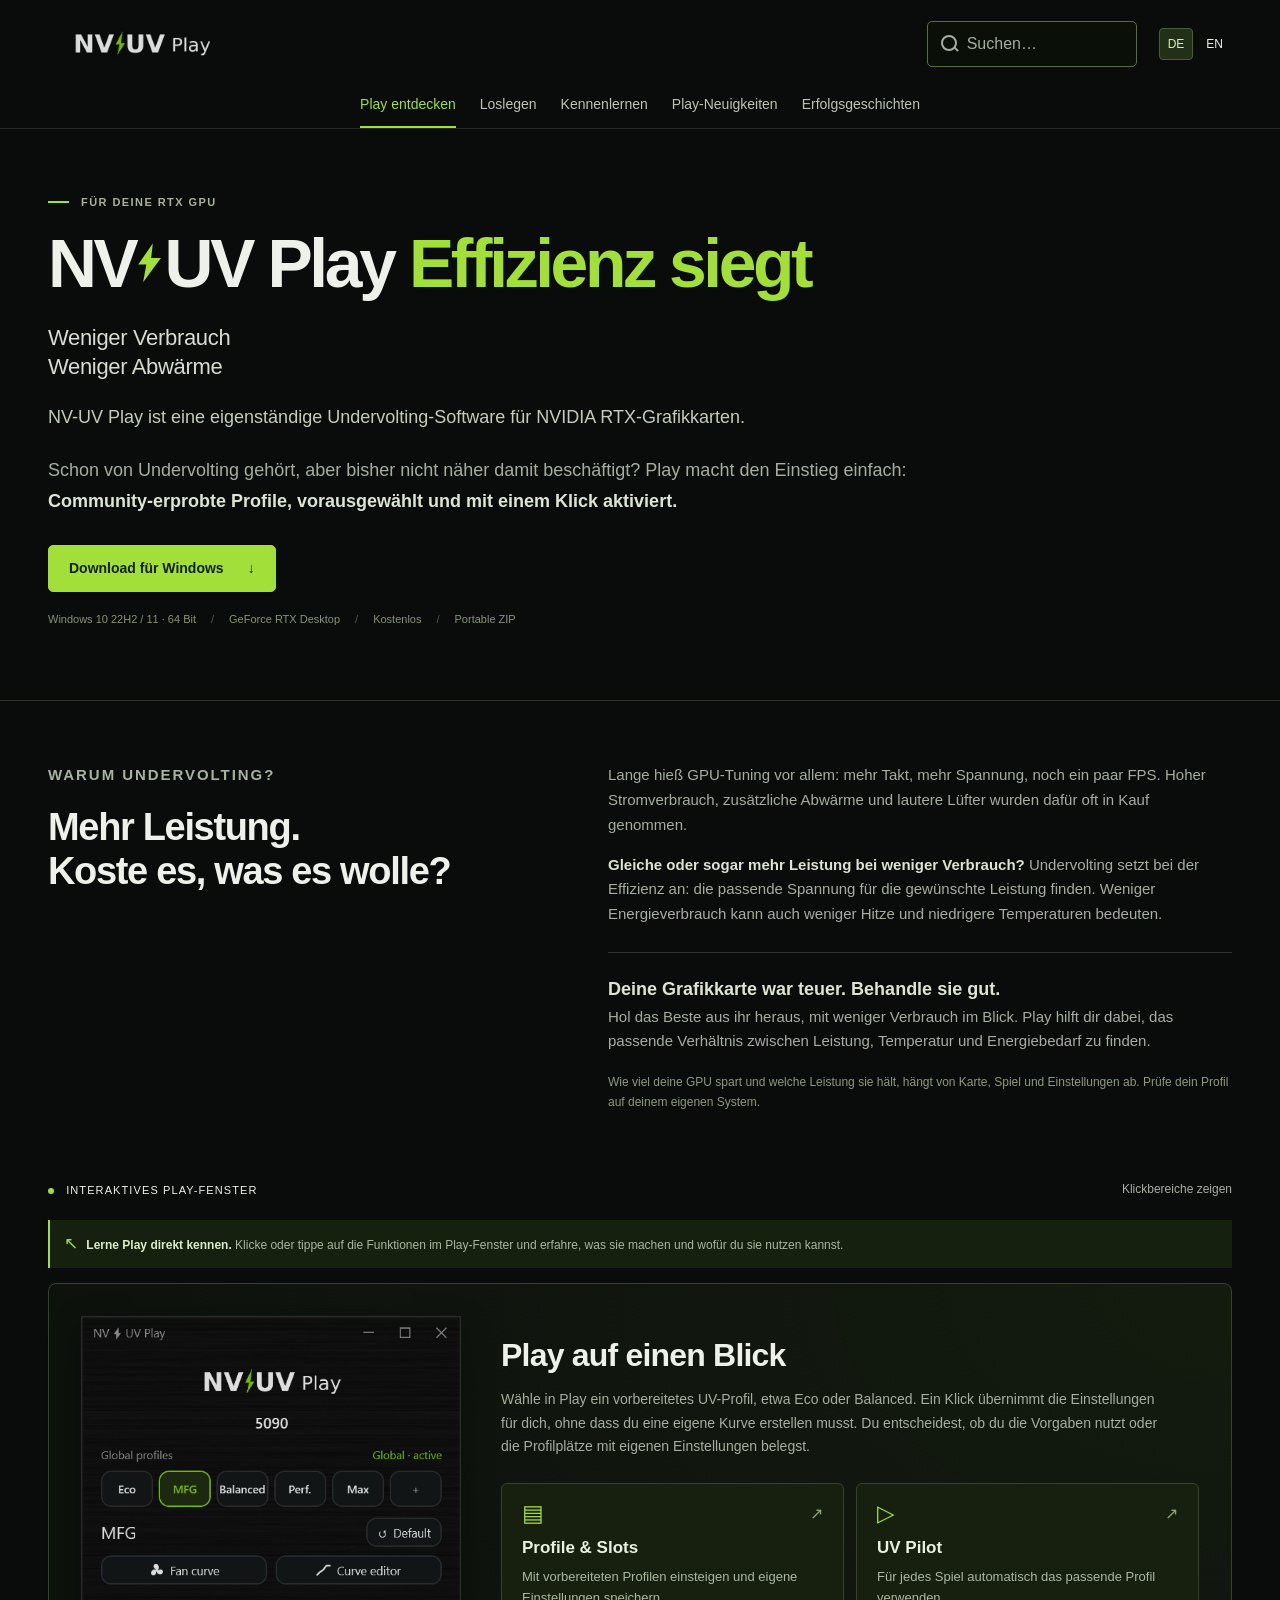
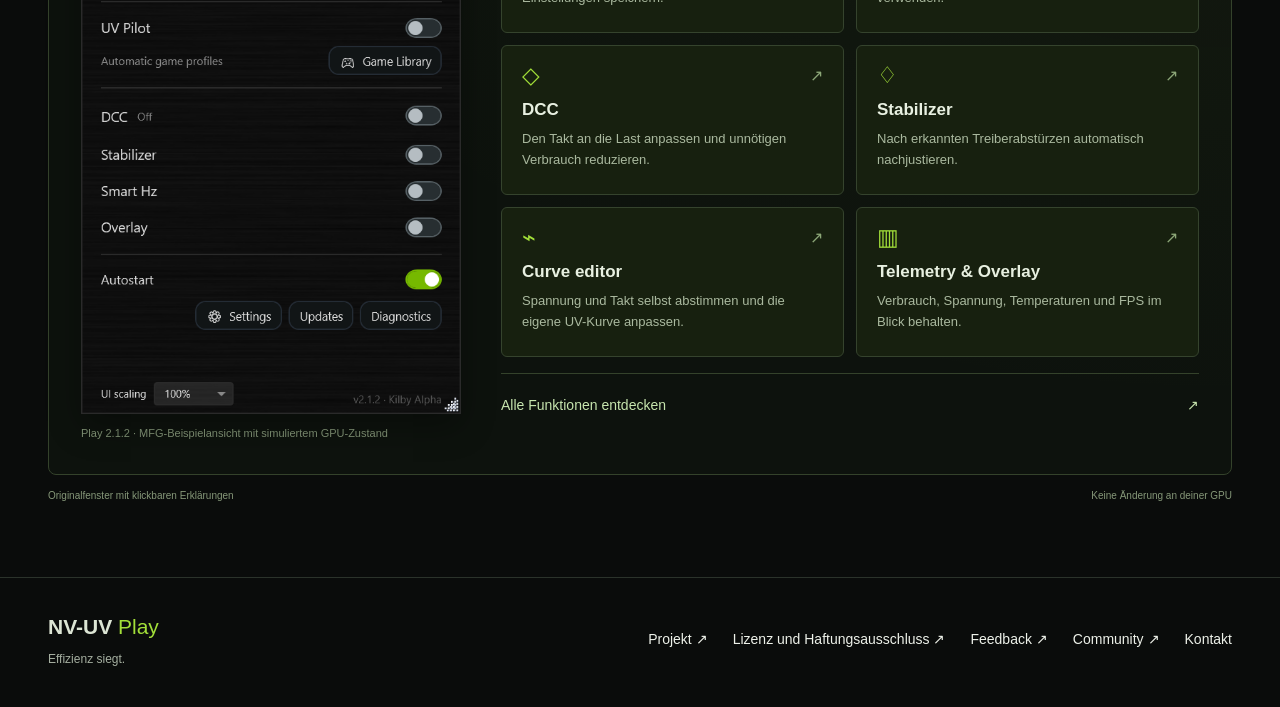
<file: index.html>
<!doctype html>
<html lang="de">
<head>
  <meta charset="utf-8">
  <meta name="viewport" content="width=device-width, initial-scale=1">
  <meta name="description" content="NV-UV Play: Undervolting für deine RTX GPU. Mit Community-Profilen einsteigen und die Funktionen direkt in den Originalfenstern kennenlernen.">
  <meta name="theme-color" content="#0a0c0b">
  <title>NV-UV Play | Effizienz siegt.</title>
  <link rel="alternate" hreflang="de" href="index.html">
  <link rel="alternate" hreflang="en" href="en.html">
  <link rel="icon" type="image/png" href="assets/wordmark.png">
  <link rel="stylesheet" href="styles.css?v=20261103-hotfix-2191">
  <link rel="stylesheet" href="site-search.css?v=20261022-inline">
  <script src="guide.de.js?v=20261102-overlay-219" defer></script>
  <script src="guide-app.js?v=20261021-search" defer></script>
  <script src="site-navigation.js?v=20261102-news-219" defer></script>
  <script src="site-search.js?v=20261022-inline" defer></script>
</head>
<body data-page="home">
<a class="skip-link" href="#top">Zum Inhalt</a>
<header class="site-header wrap">
  <a class="brand" href="index.html" aria-label="NV-UV Play Startseite"><img src="assets/wordmark.png" width="188" height="56" alt="NV-UV Play"></a>
  <nav aria-label="Hauptnavigation"><a href="index.html" aria-current="page">Play entdecken</a><a href="loslegen.html">Loslegen</a><a href="funktionen.html">Kennenlernen</a><a href="neuigkeiten.html">Play-Neuigkeiten</a><a href="erfolgsgeschichten.html">Erfolgsgeschichten</a></nav>
  <div class="header-actions"><div class="language-switch" aria-label="Sprache"><span lang="de" aria-current="page">DE</span><a href="en.html" lang="en" hreflang="en" aria-label="Switch to English" data-language-switch>EN</a></div></div>
</header>
<main id="top">
  <section class="hero wrap" aria-labelledby="hero-title">
    <div class="hero-copy">
      <p class="eyebrow"><span class="line"></span> FÜR DEINE RTX GPU</p>
      <h1 id="hero-title" aria-label="NV-UV Play, Effizienz siegt"><span class="hero-product-name">NV<svg class="brand-bolt" viewBox="0 0 18 24" aria-hidden="true" focusable="false"><path d="M11 0 2 13h5L5 24 16 9h-6Z"/></svg>UV Play</span> <span>Effizienz siegt</span></h1>
      <p class="hero-promise">Weniger Verbrauch<br> Weniger Abwärme</p>
      <p class="hero-description">NV-UV Play ist eine eigenständige Undervolting-Software für NVIDIA RTX-Grafikkarten.</p>
      <p class="intro">Schon von Undervolting gehört, aber bisher nicht näher damit beschäftigt? Play macht den Einstieg einfach: <strong>Community-erprobte Profile, vorausgewählt und mit einem Klick aktiviert.</strong></p>
      <div class="hero-actions"><a class="button primary" href="https://github.com/christianp403-spec/NV-UV-Play/releases/tag/v2.1.12.1" target="_blank" rel="noopener noreferrer">Download für Windows <span aria-hidden="true">↓</span></a></div>
      <div class="hero-meta"><span>Windows 10 22H2 / 11 · 64 Bit</span><span>GeForce RTX Desktop</span><span>Kostenlos</span><span>Portable ZIP</span></div>
    </div>
  </section>
  <section class="why-section wrap" id="why" aria-labelledby="why-title">
    <div><p class="eyebrow">WARUM UNDERVOLTING?</p><h2 id="why-title">Mehr Leistung.<br> Koste es, was es wolle?</h2></div>
    <div><p>Lange hieß GPU-Tuning vor allem: mehr Takt, mehr Spannung, noch ein paar FPS. Hoher Stromverbrauch, zusätzliche Abwärme und lautere Lüfter wurden dafür oft in Kauf genommen.</p><p><strong>Gleiche oder sogar mehr Leistung bei weniger Verbrauch?</strong> Undervolting setzt bei der Effizienz an: die passende Spannung für die gewünschte Leistung finden. Weniger Energieverbrauch kann auch weniger Hitze und niedrigere Temperaturen bedeuten.</p><p class="care-copy"><strong>Deine Grafikkarte war teuer. Behandle sie gut.</strong><br>Hol das Beste aus ihr heraus, mit weniger Verbrauch im Blick. Play hilft dir dabei, das passende Verhältnis zwischen Leistung, Temperatur und Energiebedarf zu finden.</p><p class="why-note">Wie viel deine GPU spart und welche Leistung sie hält, hängt von Karte, Spiel und Einstellungen ab. Prüfe dein Profil auf deinem eigenen System.</p></div>
  </section>
  <section class="playground home-playground wrap" id="demo" aria-label="Play interaktiv kennenlernen">
      <div class="stage-caption"><span><span class="live-dot"></span> INTERAKTIVES PLAY-FENSTER</span><button class="quiet" id="show-hotspots" aria-pressed="false">Klickbereiche zeigen</button></div>
      <p class="interaction-hint" id="interaction-hint"><span aria-hidden="true">↖</span> <strong>Lerne Play direkt kennen.</strong> Klicke oder tippe auf die Funktionen im Play-Fenster und erfahre, was sie machen und wofür du sie nutzen kannst.</p>
      <div class="stage-body">
        <figure class="original-main"><div id="main-screen" class="hotspot-image" aria-describedby="interaction-hint"></div><figcaption>Play 2.1.2 · MFG-Beispielansicht mit simuliertem GPU-Zustand</figcaption></figure>
        <aside class="coach" aria-labelledby="explore-title">
          <h2 id="explore-title">Play auf einen Blick</h2>
          <p class="explore-intro">Wähle in Play ein vorbereitetes UV-Profil, etwa Eco oder Balanced. Ein Klick übernimmt die Einstellungen für dich, ohne dass du eine eigene Kurve erstellen musst. Du entscheidest, ob du die Vorgaben nutzt oder die Profilplätze mit eigenen Einstellungen belegst.</p>
          <div class="explore-grid">
            <button class="explore-card" data-open="profiles"><span class="explore-card-top"><span class="explore-icon" aria-hidden="true">▤</span><span class="explore-arrow" aria-hidden="true">↗</span></span><strong>Profile &amp; Slots</strong><span class="explore-description">Mit vorbereiteten Profilen einsteigen und eigene Einstellungen speichern.</span></button>
            <button class="explore-card" data-open="pilot"><span class="explore-card-top"><span class="explore-icon" aria-hidden="true">▷</span><span class="explore-arrow" aria-hidden="true">↗</span></span><strong>UV Pilot</strong><span class="explore-description">Für jedes Spiel automatisch das passende Profil verwenden.</span></button>
            <button class="explore-card" data-open="dcc"><span class="explore-card-top"><span class="explore-icon" aria-hidden="true">◇</span><span class="explore-arrow" aria-hidden="true">↗</span></span><strong>DCC</strong><span class="explore-description">Den Takt an die Last anpassen und unnötigen Verbrauch reduzieren.</span></button>
            <button class="explore-card" data-open="stabilizer"><span class="explore-card-top"><span class="explore-icon" aria-hidden="true">♢</span><span class="explore-arrow" aria-hidden="true">↗</span></span><strong>Stabilizer</strong><span class="explore-description">Nach erkannten Treiberabstürzen automatisch nachjustieren.</span></button>
            <button class="explore-card" data-open="curve"><span class="explore-card-top"><span class="explore-icon" aria-hidden="true">⌁</span><span class="explore-arrow" aria-hidden="true">↗</span></span><strong>Curve editor</strong><span class="explore-description">Spannung und Takt selbst abstimmen und die eigene UV-Kurve anpassen.</span></button>
            <button class="explore-card" data-open="overlay"><span class="explore-card-top"><span class="explore-icon" aria-hidden="true">▥</span><span class="explore-arrow" aria-hidden="true">↗</span></span><strong>Telemetry &amp; Overlay</strong><span class="explore-description">Verbrauch, Spannung, Temperaturen und FPS im Blick behalten.</span></button>
          </div>
          <a class="text-link explore-all" href="funktionen.html">Alle Funktionen entdecken <span aria-hidden="true">↗</span></a>
        </aside>
      </div>
      <div class="stage-foot"><span>Originalfenster mit klickbaren Erklärungen</span><span>Keine Änderung an deiner GPU</span></div>
  </section>
</main>
<footer class="site-footer wrap"><div><strong>NV-UV <span>Play</span></strong><p>Effizienz siegt.</p></div><div class="footer-links"><a href="https://github.com/christianp403-spec/NV-UV-Play" target="_blank" rel="noopener noreferrer">Projekt ↗</a><a href="https://github.com/christianp403-spec/NV-UV-Play/blob/main/LICENSE.txt" target="_blank" rel="noopener noreferrer">Lizenz und Haftungsausschluss ↗</a><a href="https://github.com/christianp403-spec/NV-UV-Play/issues" target="_blank" rel="noopener noreferrer">Feedback ↗</a><a href="https://extreme.pcgameshardware.de/threads/nv-uv-play.674754/" target="_blank" rel="noopener noreferrer">Community ↗</a><button type="button" id="open-contact" aria-haspopup="dialog" aria-controls="contact-dialog">Kontakt</button></div></footer>
<dialog id="contact-dialog" aria-labelledby="contact-title"><div class="dialog-chrome"><h2 id="contact-title">Kontakt</h2><button type="button" id="close-contact" aria-label="Kontaktfenster schließen" autofocus>×</button></div><div class="contact-body"><p>Bei NV-UV Play handelt es sich aktuell um ein privates Projekt.</p><p>by Christian Papaioannou</p><p>Zu erreichen bin ich unter der E-Mail-Adresse:<br><a href="mailto:christian.papaioannou@protonmail.com">christian.papaioannou@protonmail.com</a></p><div class="project-support"><h3>Du möchtest das Projekt unterstützen?</h3><div class="support-links"><a href="https://paypal.me/christianpapaioannou" target="_blank" rel="noopener noreferrer">PayPal ↗</a><a href="https://ko-fi.com/chrispapa" target="_blank" rel="noopener noreferrer">Ko-fi ↗</a></div></div></div></dialog>
<dialog id="feature-dialog" aria-labelledby="dialog-title"><div class="dialog-chrome"><button id="back-dialog" class="quiet" aria-label="Zur vorherigen Funktion" hidden>← Zurück</button><h2 id="dialog-title"></h2><button id="close-dialog" aria-label="Fenster schließen" autofocus>×</button></div><div id="dialog-body"></div></dialog>
<div id="control-tooltip" popover="manual" role="dialog" aria-labelledby="tooltip-title" aria-describedby="tooltip-copy"><button id="close-tooltip" aria-label="Erklärung schließen">×</button><p class="eyebrow">KURZ ERKLÄRT</p><h3 id="tooltip-title"></h3><p id="tooltip-copy"></p><button class="text-link" id="tooltip-more" hidden>Mehr zu dieser Funktion ↗</button></div>
<noscript><p class="noscript">Aktiviere JavaScript für die klickbaren Originalfenster und Funktionskategorien. Texte und Download-Links funktionieren auch ohne JavaScript.</p></noscript>
</body>
</html>
</file>
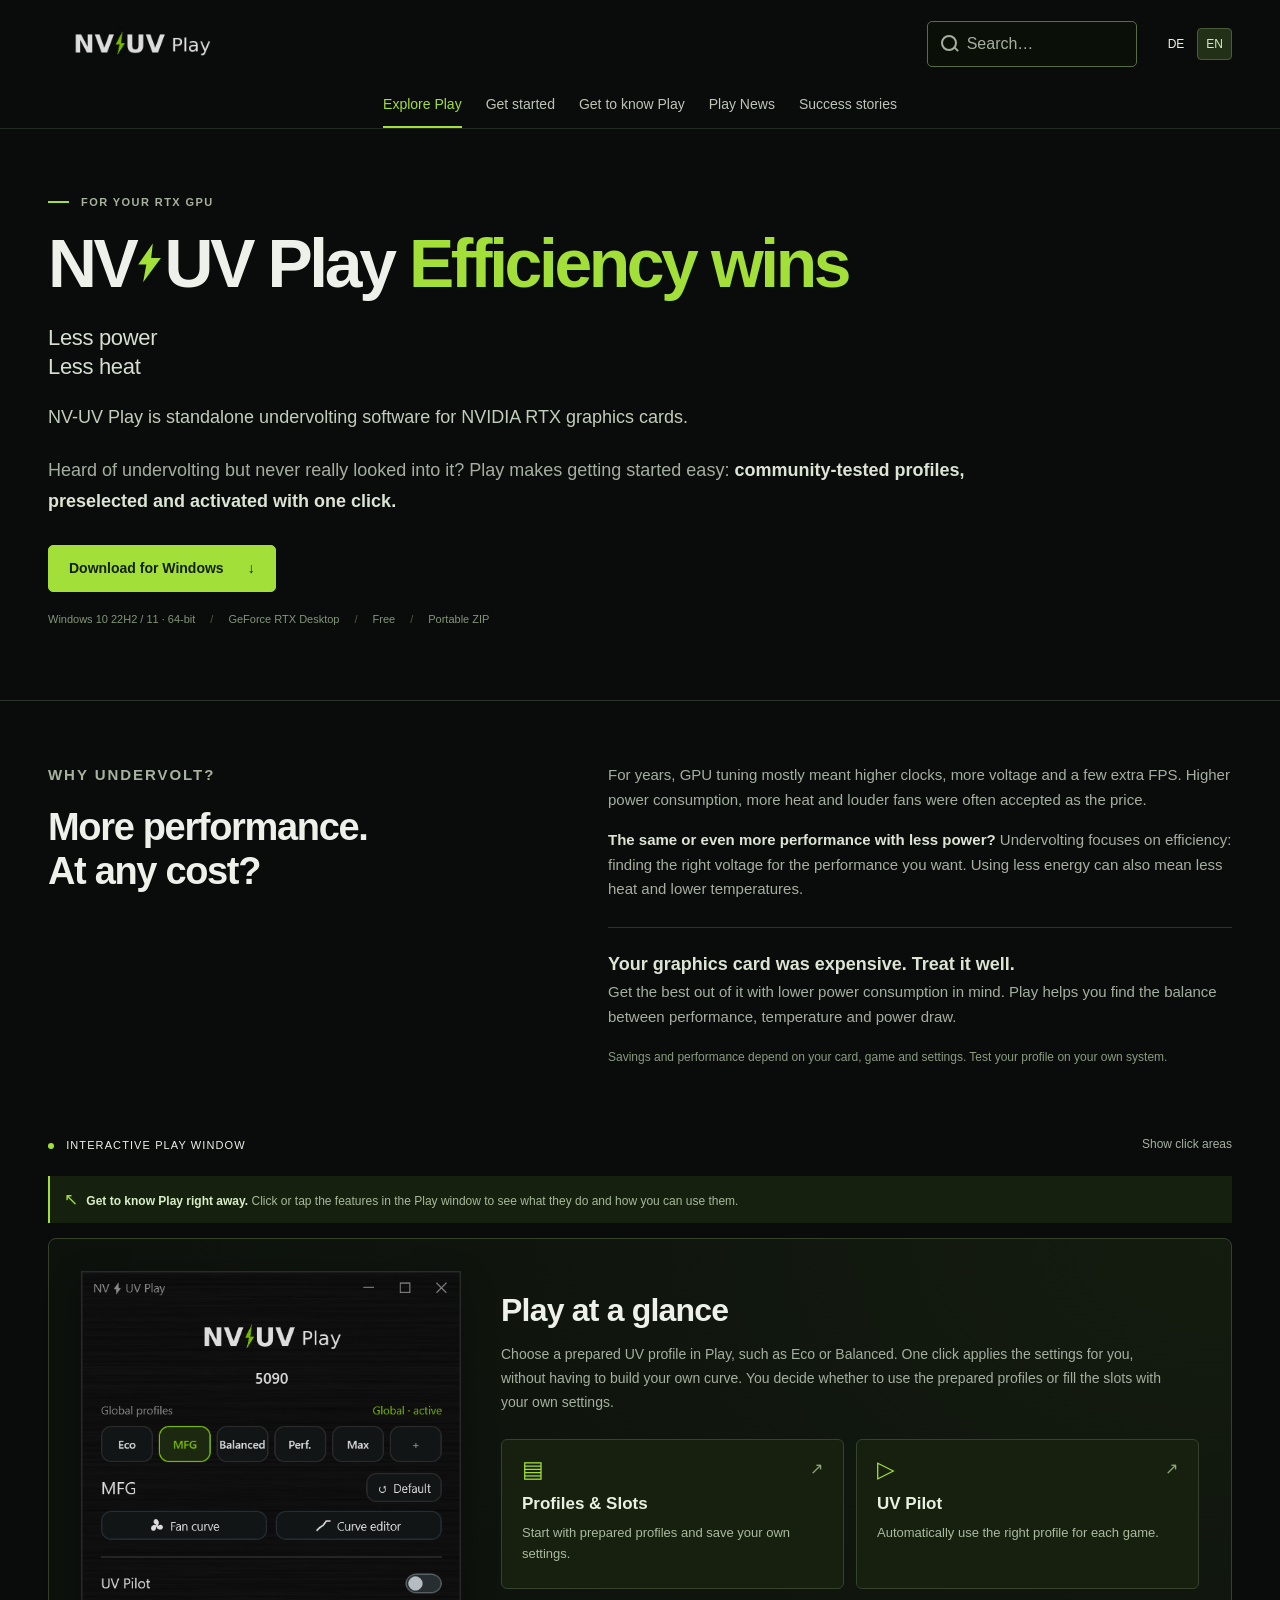
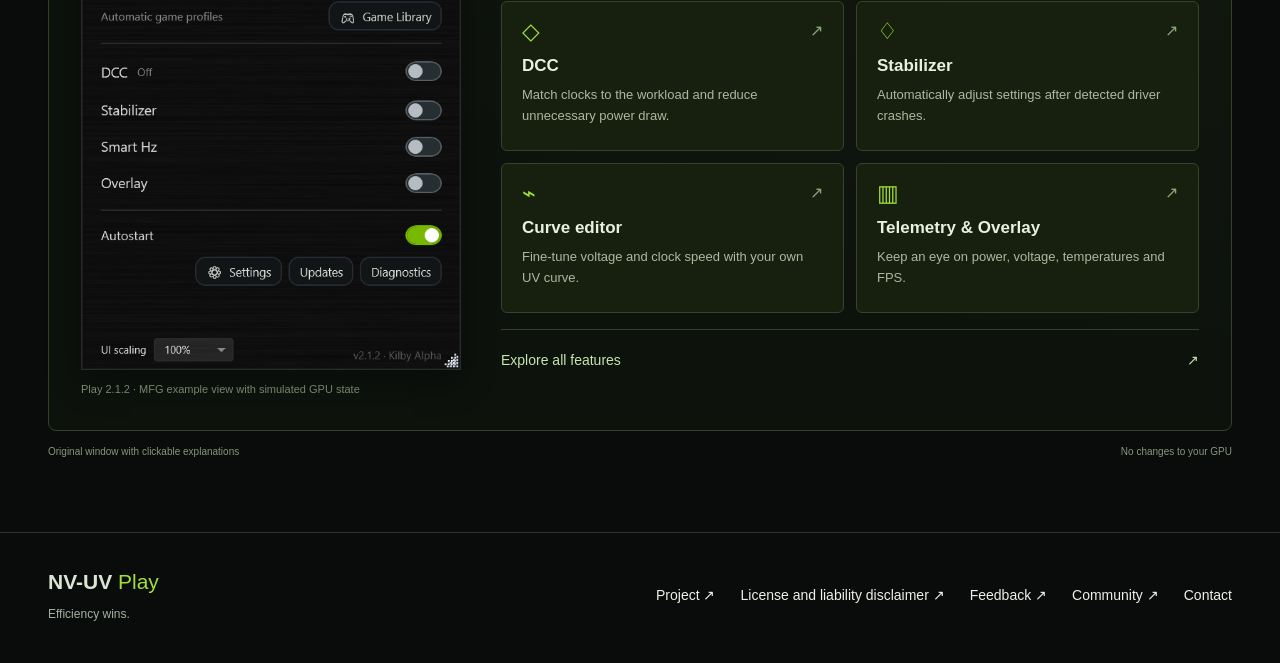
<file: en.html>
<!doctype html>
<html lang="en">
<head>
  <meta charset="utf-8">
  <meta name="viewport" content="width=device-width, initial-scale=1">
  <meta name="description" content="NV-UV Play: undervolting for your RTX GPU. Start with community profiles and explore features in interactive original product windows.">
  <meta name="theme-color" content="#0a0c0b">
  <title>NV-UV Play | Efficiency wins.</title>
  <link rel="alternate" hreflang="de" href="index.html">
  <link rel="alternate" hreflang="en" href="en.html">
  <link rel="icon" type="image/png" href="assets/wordmark.png">
  <link rel="stylesheet" href="styles.css?v=20261103-hotfix-2191">
  <link rel="stylesheet" href="site-search.css?v=20261022-inline">
  <script src="guide.en.js?v=20261102-overlay-219" defer></script>
  <script src="guide.ui.en.js?v=20261015-v2.1.2" defer></script>
  <script src="guide-app.js?v=20261021-search" defer></script>
  <script src="site-navigation.js?v=20261102-news-219" defer></script>
  <script src="site-search.js?v=20261022-inline" defer></script>
</head>
<body data-page="home">
<a class="skip-link" href="#top">Skip to content</a>
<header class="site-header wrap">
  <a class="brand" href="en.html" aria-label="NV-UV Play home"><img src="assets/wordmark.png" width="188" height="56" alt="NV-UV Play"></a>
  <nav aria-label="Main navigation"><a href="en.html" aria-current="page">Explore Play</a><a href="get-started.html">Get started</a><a href="features.html">Get to know Play</a><a href="news.html">Play News</a><a href="success-stories.html">Success stories</a></nav>
  <div class="header-actions"><div class="language-switch" aria-label="Language"><a href="index.html" lang="de" hreflang="de" aria-label="Zu Deutsch wechseln" data-language-switch>DE</a><span lang="en" aria-current="page">EN</span></div></div>
</header>
<main id="top">
  <section class="hero wrap" aria-labelledby="hero-title">
    <div class="hero-copy">
      <p class="eyebrow"><span class="line"></span> FOR YOUR RTX GPU</p>
      <h1 id="hero-title" aria-label="NV-UV Play, Efficiency wins"><span class="hero-product-name">NV<svg class="brand-bolt" viewBox="0 0 18 24" aria-hidden="true" focusable="false"><path d="M11 0 2 13h5L5 24 16 9h-6Z"/></svg>UV Play</span> <span>Efficiency wins</span></h1>
      <p class="hero-promise">Less power<br> Less heat</p>
      <p class="hero-description">NV-UV Play is standalone undervolting software for NVIDIA RTX graphics cards.</p>
      <p class="intro">Heard of undervolting but never really looked into it? Play makes getting started easy: <strong>community-tested profiles, preselected and activated with one click.</strong></p>
      <div class="hero-actions"><a class="button primary" href="https://github.com/christianp403-spec/NV-UV-Play/releases/tag/v2.1.12.1" target="_blank" rel="noopener noreferrer">Download for Windows <span aria-hidden="true">↓</span></a></div>
      <div class="hero-meta"><span>Windows 10 22H2 / 11 · 64-bit</span><span>GeForce RTX Desktop</span><span>Free</span><span>Portable ZIP</span></div>
    </div>
  </section>
  <section class="why-section wrap" id="why" aria-labelledby="why-title">
    <div><p class="eyebrow">WHY UNDERVOLT?</p><h2 id="why-title">More performance.<br> At any cost?</h2></div>
    <div><p>For years, GPU tuning mostly meant higher clocks, more voltage and a few extra FPS. Higher power consumption, more heat and louder fans were often accepted as the price.</p><p><strong>The same or even more performance with less power?</strong> Undervolting focuses on efficiency: finding the right voltage for the performance you want. Using less energy can also mean less heat and lower temperatures.</p><p class="care-copy"><strong>Your graphics card was expensive. Treat it well.</strong><br>Get the best out of it with lower power consumption in mind. Play helps you find the balance between performance, temperature and power draw.</p><p class="why-note">Savings and performance depend on your card, game and settings. Test your profile on your own system.</p></div>
  </section>
  <section class="playground home-playground wrap" id="demo" aria-label="Explore Play interactively">
      <div class="stage-caption"><span><span class="live-dot"></span> INTERACTIVE PLAY WINDOW</span><button class="quiet" id="show-hotspots" aria-pressed="false">Show click areas</button></div>
      <p class="interaction-hint" id="interaction-hint"><span aria-hidden="true">↖</span> <strong>Get to know Play right away.</strong> Click or tap the features in the Play window to see what they do and how you can use them.</p>
      <div class="stage-body">
        <figure class="original-main"><div id="main-screen" class="hotspot-image" aria-describedby="interaction-hint"></div><figcaption>Play 2.1.2 · MFG example view with simulated GPU state</figcaption></figure>
        <aside class="coach" aria-labelledby="explore-title">
          <h2 id="explore-title">Play at a glance</h2>
          <p class="explore-intro">Choose a prepared UV profile in Play, such as Eco or Balanced. One click applies the settings for you, without having to build your own curve. You decide whether to use the prepared profiles or fill the slots with your own settings.</p>
          <div class="explore-grid">
            <button class="explore-card" data-open="profiles"><span class="explore-card-top"><span class="explore-icon" aria-hidden="true">▤</span><span class="explore-arrow" aria-hidden="true">↗</span></span><strong>Profiles &amp; Slots</strong><span class="explore-description">Start with prepared profiles and save your own settings.</span></button>
            <button class="explore-card" data-open="pilot"><span class="explore-card-top"><span class="explore-icon" aria-hidden="true">▷</span><span class="explore-arrow" aria-hidden="true">↗</span></span><strong>UV Pilot</strong><span class="explore-description">Automatically use the right profile for each game.</span></button>
            <button class="explore-card" data-open="dcc"><span class="explore-card-top"><span class="explore-icon" aria-hidden="true">◇</span><span class="explore-arrow" aria-hidden="true">↗</span></span><strong>DCC</strong><span class="explore-description">Match clocks to the workload and reduce unnecessary power draw.</span></button>
            <button class="explore-card" data-open="stabilizer"><span class="explore-card-top"><span class="explore-icon" aria-hidden="true">♢</span><span class="explore-arrow" aria-hidden="true">↗</span></span><strong>Stabilizer</strong><span class="explore-description">Automatically adjust settings after detected driver crashes.</span></button>
            <button class="explore-card" data-open="curve"><span class="explore-card-top"><span class="explore-icon" aria-hidden="true">⌁</span><span class="explore-arrow" aria-hidden="true">↗</span></span><strong>Curve editor</strong><span class="explore-description">Fine-tune voltage and clock speed with your own UV curve.</span></button>
            <button class="explore-card" data-open="overlay"><span class="explore-card-top"><span class="explore-icon" aria-hidden="true">▥</span><span class="explore-arrow" aria-hidden="true">↗</span></span><strong>Telemetry &amp; Overlay</strong><span class="explore-description">Keep an eye on power, voltage, temperatures and FPS.</span></button>
          </div>
          <a class="text-link explore-all" href="features.html">Explore all features <span aria-hidden="true">↗</span></a>
        </aside>
      </div>
      <div class="stage-foot"><span>Original window with clickable explanations</span><span>No changes to your GPU</span></div>
  </section>
</main>
<footer class="site-footer wrap"><div><strong>NV-UV <span>Play</span></strong><p>Efficiency wins.</p></div><div class="footer-links"><a href="https://github.com/christianp403-spec/NV-UV-Play" target="_blank" rel="noopener noreferrer">Project ↗</a><a href="https://github.com/christianp403-spec/NV-UV-Play/blob/main/LICENSE.txt" target="_blank" rel="noopener noreferrer">License and liability disclaimer ↗</a><a href="https://github.com/christianp403-spec/NV-UV-Play/issues" target="_blank" rel="noopener noreferrer">Feedback ↗</a><a href="https://extreme.pcgameshardware.de/threads/nv-uv-play.674754/" target="_blank" rel="noopener noreferrer">Community ↗</a><button type="button" id="open-contact" aria-haspopup="dialog" aria-controls="contact-dialog">Contact</button></div></footer>
<dialog id="contact-dialog" aria-labelledby="contact-title"><div class="dialog-chrome"><h2 id="contact-title">Contact</h2><button type="button" id="close-contact" aria-label="Close contact window" autofocus>×</button></div><div class="contact-body"><p>NV-UV Play is currently a personal project.</p><p>by Christian Papaioannou</p><p>You can reach me at this email address:<br><a href="mailto:christian.papaioannou@protonmail.com">christian.papaioannou@protonmail.com</a></p><div class="project-support"><h3>Would you like to support the project?</h3><div class="support-links"><a href="https://paypal.me/christianpapaioannou" target="_blank" rel="noopener noreferrer">PayPal ↗</a><a href="https://ko-fi.com/chrispapa" target="_blank" rel="noopener noreferrer">Ko-fi ↗</a></div></div></div></dialog>
<dialog id="feature-dialog" aria-labelledby="dialog-title"><div class="dialog-chrome"><button id="back-dialog" class="quiet" aria-label="Back to the previous feature" hidden>← Back</button><h2 id="dialog-title"></h2><button id="close-dialog" aria-label="Close window" autofocus>×</button></div><div id="dialog-body"></div></dialog>
<div id="control-tooltip" popover="manual" role="dialog" aria-labelledby="tooltip-title" aria-describedby="tooltip-copy"><button id="close-tooltip" aria-label="Close explanation">×</button><p class="eyebrow">QUICK EXPLANATION</p><h3 id="tooltip-title"></h3><p id="tooltip-copy"></p><button class="text-link" id="tooltip-more" hidden>More about this feature ↗</button></div>
<noscript><p class="noscript">Enable JavaScript for clickable original windows and feature categories. Text, language selection and download links work without JavaScript.</p></noscript>
</body>
</html>
</file>
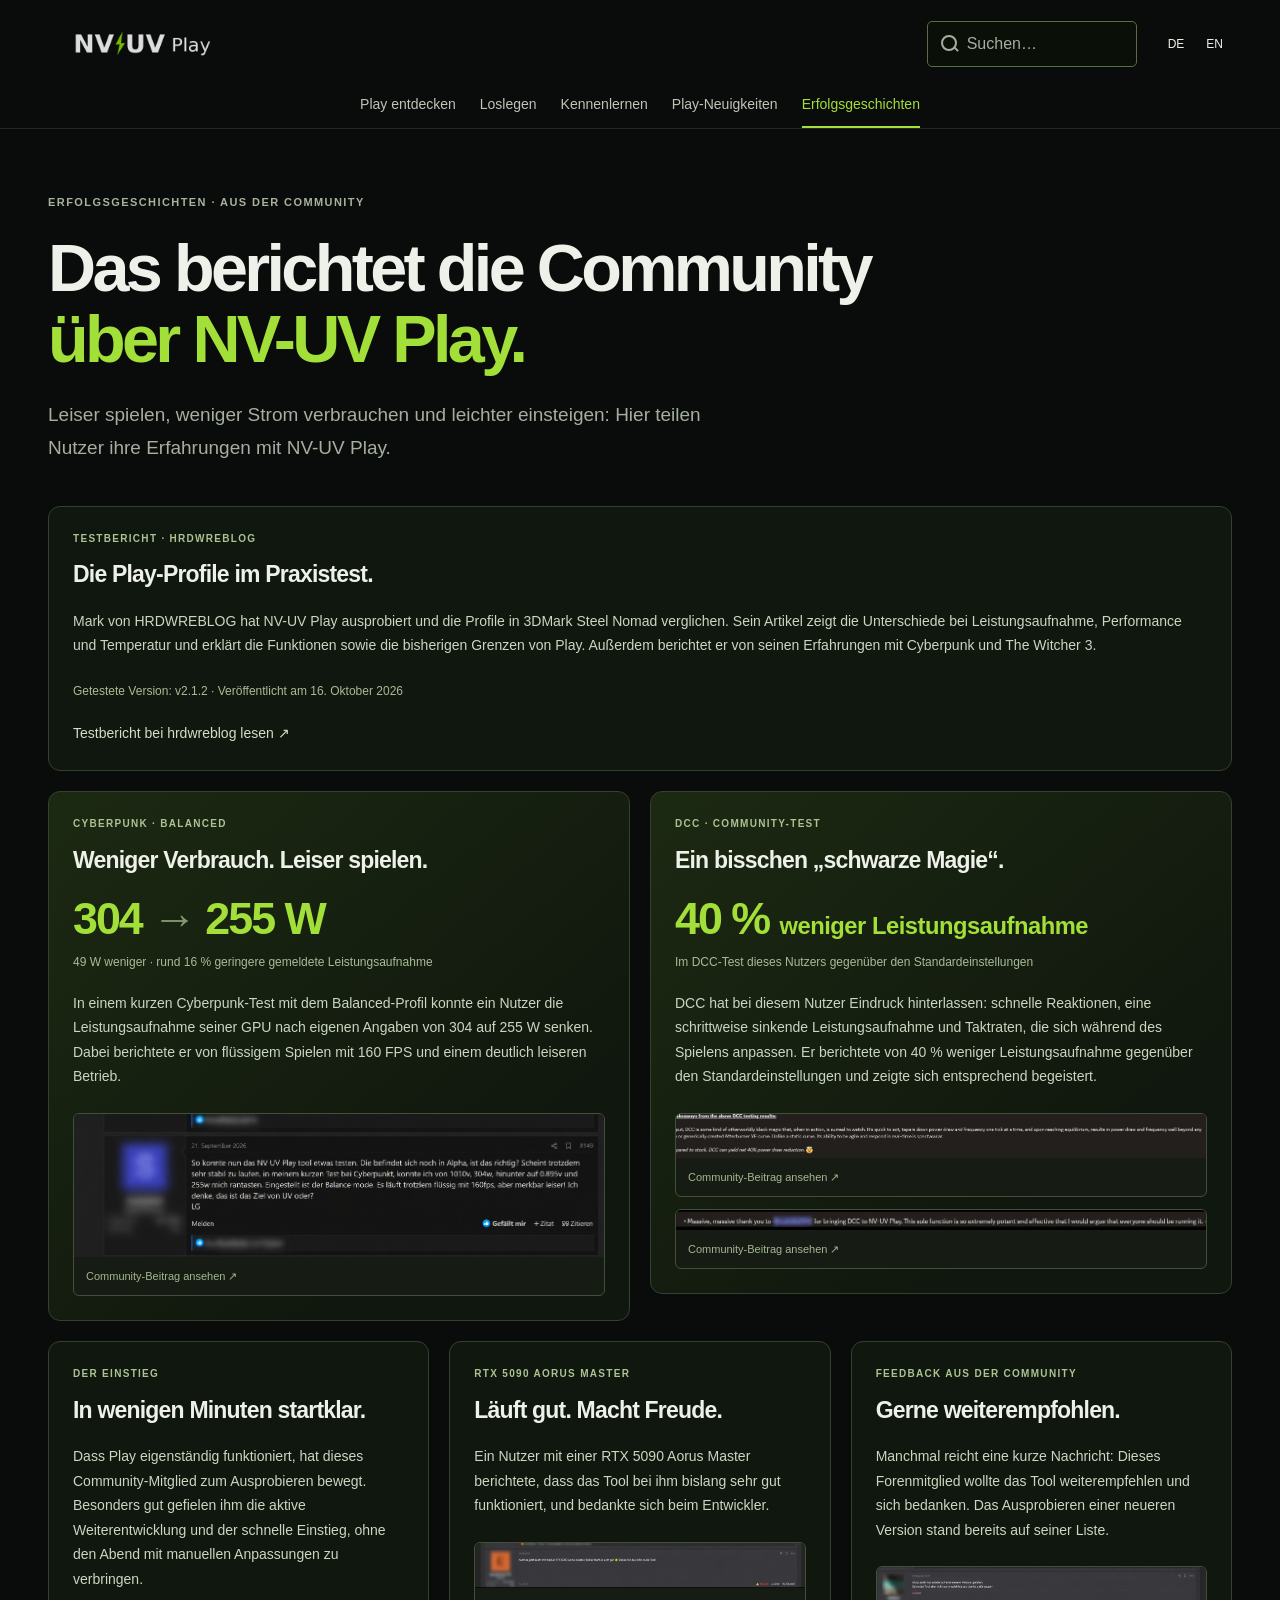
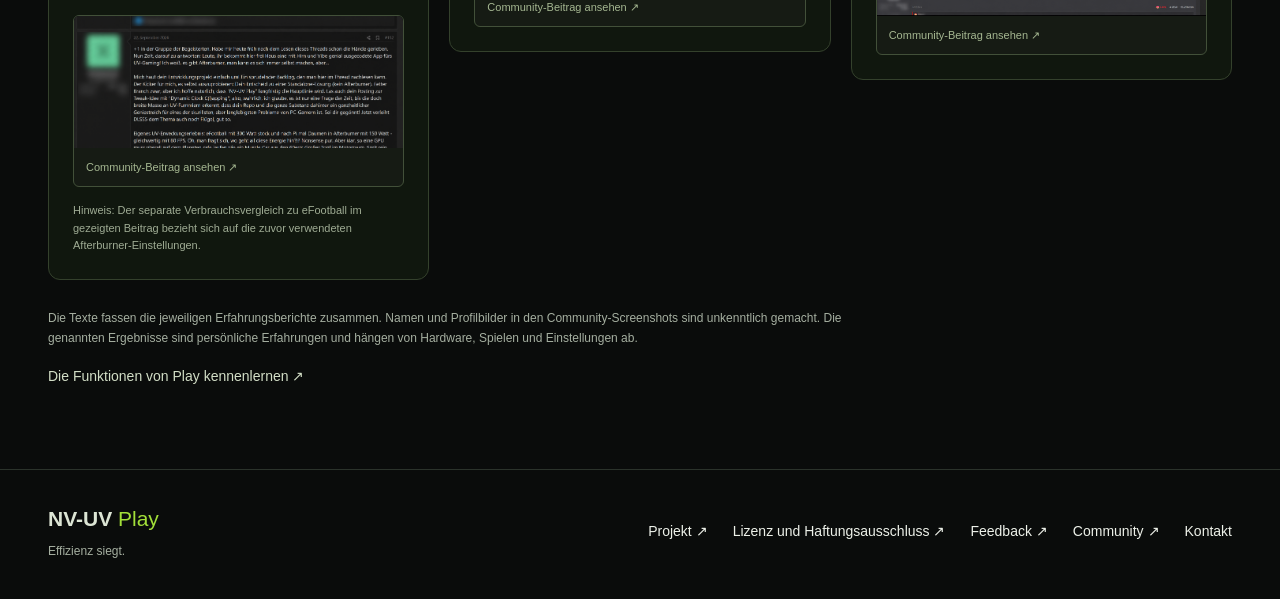
<file: erfolgsgeschichten.html>
<!doctype html>
<html lang="de">
<head>
  <meta charset="utf-8">
  <meta name="viewport" content="width=device-width, initial-scale=1">
  <meta name="description" content="Community-Erfahrungen mit NV-UV Play.">
  <meta name="theme-color" content="#0a0c0b">
  <title>Erfolgsgeschichten | NV-UV Play</title>
  <link rel="alternate" hreflang="de" href="erfolgsgeschichten.html">
  <link rel="alternate" hreflang="en" href="success-stories.html">
  <link rel="icon" type="image/png" href="assets/wordmark.png">
  <link rel="stylesheet" href="styles.css?v=20261015-v2.1.2">
  <link rel="stylesheet" href="site-search.css?v=20261022-inline">
  <script src="guide.de.js?v=20261015-v2.1.2" defer></script>
  <script src="guide-app.js?v=20261021-search" defer></script>
  <script src="site-navigation.js?v=20261015-v2.1.2" defer></script>
  <script src="site-search.js?v=20261022-inline" defer></script>
</head>
<body data-page="stories">
<a class="skip-link" href="#top">Zum Inhalt</a>
<header class="site-header wrap">
  <a class="brand" href="index.html" aria-label="NV-UV Play Startseite"><img src="assets/wordmark.png" width="188" height="56" alt="NV-UV Play"></a>
  <nav aria-label="Hauptnavigation"><a href="index.html">Play entdecken</a><a href="loslegen.html">Loslegen</a><a href="funktionen.html">Kennenlernen</a><a href="neuigkeiten.html">Play-Neuigkeiten</a><a href="erfolgsgeschichten.html" aria-current="page">Erfolgsgeschichten</a></nav>
  <div class="header-actions"><div class="language-switch" aria-label="Sprache"><span lang="de">DE</span><a href="success-stories.html" lang="en" hreflang="en" aria-label="Switch to English" data-language-switch>EN</a></div></div>
</header>
<main id="top" lang="de"><section class="stories-section wrap" aria-labelledby="stories-title"><p class="eyebrow">ERFOLGSGESCHICHTEN · AUS DER COMMUNITY</p><h1 id="stories-title">Das berichtet die Community<br><span>über NV-UV Play.</span></h1><p class="stories-intro">Leiser spielen, weniger Strom verbrauchen und leichter einsteigen: Hier teilen Nutzer ihre Erfahrungen mit NV-UV Play.</p><div class="story-collage"><article class="story-card" id="story-hrdwreblog" style="grid-column:1 / -1"><p class="eyebrow">TESTBERICHT · HRDWREBLOG</p><h2>Die Play-Profile im Praxistest.</h2><p class="story-summary">Mark von HRDWREBLOG hat NV-UV Play ausprobiert und die Profile in 3DMark Steel Nomad verglichen. Sein Artikel zeigt die Unterschiede bei Leistungsaufnahme, Performance und Temperatur und erklärt die Funktionen sowie die bisherigen Grenzen von Play. Außerdem berichtet er von seinen Erfahrungen mit Cyberpunk und The Witcher 3.</p><p class="story-metric-note">Getestete Version: v2.1.2 · Veröffentlicht am <time datetime="2026-10-16">16. Oktober 2026</time></p><a class="text-link" href="https://hrdwreblog.de/nv-uv-play-undervolting-tool/" target="_blank" rel="noopener noreferrer">Testbericht bei hrdwreblog lesen ↗</a></article><article class="story-card story-cyberpunk" id="story-cyberpunk"><p class="eyebrow">CYBERPUNK · BALANCED</p><h2>Weniger Verbrauch. Leiser spielen.</h2><p class="story-metric">304 <span>→</span> 255 W</p><p class="story-metric-note">49 W weniger · rund 16 % geringere gemeldete Leistungsaufnahme</p><p class="story-summary">In einem kurzen Cyberpunk-Test mit dem Balanced-Profil konnte ein Nutzer die Leistungsaufnahme seiner GPU nach eigenen Angaben von 304 auf 255 W senken. Dabei berichtete er von flüssigem Spielen mit 160 FPS und einem deutlich leiseren Betrieb.</p><div class="story-evidence"><button type="button" class="story-image-button" data-story-image="assets/community-cyberpunk.png" data-story-alt="Anonymisierter deutscher Forenbeitrag zu Cyberpunk mit 255 W und 160 FPS." aria-label="Screenshot ansehen: Weniger Verbrauch. Leiser spielen."><span class="story-image-crop community-cyberpunk"><img src="assets/community-cyberpunk.png" alt="Anonymisierter deutscher Forenbeitrag zu Cyberpunk mit 255 W und 160 FPS." loading="lazy"></span><span class="story-image-caption">Community-Beitrag ansehen ↗</span></button></div></article><article class="story-card story-dcc" id="story-dcc"><p class="eyebrow">DCC · COMMUNITY-TEST</p><h2>Ein bisschen „schwarze Magie“.</h2><p class="story-metric">40 % <small>weniger Leistungsaufnahme</small></p><p class="story-metric-note">Im DCC-Test dieses Nutzers gegenüber den Standardeinstellungen</p><p class="story-summary">DCC hat bei diesem Nutzer Eindruck hinterlassen: schnelle Reaktionen, eine schrittweise sinkende Leistungsaufnahme und Taktraten, die sich während des Spielens anpassen. Er berichtete von 40 % weniger Leistungsaufnahme gegenüber den Standardeinstellungen und zeigte sich entsprechend begeistert.</p><div class="story-evidence"><button type="button" class="story-image-button" data-story-image="assets/community-dcc-results.png" data-story-alt="Englische Rückmeldung über 40 Prozent weniger Leistungsaufnahme mit DCC." aria-label="Screenshot ansehen: Ein bisschen „schwarze Magie“."><span class="story-image-crop community-dcc-results"><img src="assets/community-dcc-results.png" alt="Englische Rückmeldung über 40 Prozent weniger Leistungsaufnahme mit DCC." loading="lazy"></span><span class="story-image-caption">Community-Beitrag ansehen ↗</span></button><button type="button" class="story-image-button" data-story-image="assets/community-dcc-thanks.png" data-story-alt="Anonymisierter englischer Dank für die Integration von DCC in NV-UV Play." aria-label="Screenshot ansehen: Ein bisschen „schwarze Magie“."><span class="story-image-crop community-dcc-thanks"><img src="assets/community-dcc-thanks.png" alt="Anonymisierter englischer Dank für die Integration von DCC in NV-UV Play." loading="lazy"></span><span class="story-image-caption">Community-Beitrag ansehen ↗</span></button></div></article><article class="story-card story-standalone" id="story-standalone"><p class="eyebrow">DER EINSTIEG</p><h2>In wenigen Minuten startklar.</h2><p class="story-summary">Dass Play eigenständig funktioniert, hat dieses Community-Mitglied zum Ausprobieren bewegt. Besonders gut gefielen ihm die aktive Weiterentwicklung und der schnelle Einstieg, ohne den Abend mit manuellen Anpassungen zu verbringen.</p><div class="story-evidence"><button type="button" class="story-image-button" data-story-image="assets/community-standalone.png" data-story-alt="Anonymisierte deutsche Rückmeldung zu Play als eigenständiger Undervolting-App." aria-label="Screenshot ansehen: In wenigen Minuten startklar."><span class="story-image-crop community-standalone"><img src="assets/community-standalone.png" alt="Anonymisierte deutsche Rückmeldung zu Play als eigenständiger Undervolting-App." loading="lazy"></span><span class="story-image-caption">Community-Beitrag ansehen ↗</span></button></div><p class="story-context">Hinweis: Der separate Verbrauchsvergleich zu eFootball im gezeigten Beitrag bezieht sich auf die zuvor verwendeten Afterburner-Einstellungen.</p></article><article class="story-card story-rtx5090" id="story-rtx5090"><p class="eyebrow">RTX 5090 AORUS MASTER</p><h2>Läuft gut. Macht Freude.</h2><p class="story-summary">Ein Nutzer mit einer RTX 5090 Aorus Master berichtete, dass das Tool bei ihm bislang sehr gut funktioniert, und bedankte sich beim Entwickler.</p><div class="story-evidence"><button type="button" class="story-image-button" data-story-image="assets/community-rtx5090.png" data-story-alt="Anonymisierte deutsche Rückmeldung eines Nutzers mit RTX 5090 Aorus Master." aria-label="Screenshot ansehen: Läuft gut. Macht Freude."><span class="story-image-crop community-rtx5090"><img src="assets/community-rtx5090.png" alt="Anonymisierte deutsche Rückmeldung eines Nutzers mit RTX 5090 Aorus Master." loading="lazy"></span><span class="story-image-caption">Community-Beitrag ansehen ↗</span></button></div></article><article class="story-card story-recommendation" id="story-recommendation"><p class="eyebrow">FEEDBACK AUS DER COMMUNITY</p><h2>Gerne weiterempfohlen.</h2><p class="story-summary">Manchmal reicht eine kurze Nachricht: Dieses Forenmitglied wollte das Tool weiterempfehlen und sich bedanken. Das Ausprobieren einer neueren Version stand bereits auf seiner Liste.</p><div class="story-evidence"><button type="button" class="story-image-button" data-story-image="assets/community-recommendation.png" data-story-alt="Anonymisierte deutsche Empfehlung und Danksagung aus dem Forum." aria-label="Screenshot ansehen: Gerne weiterempfohlen."><span class="story-image-crop community-recommendation"><img src="assets/community-recommendation.png" alt="Anonymisierte deutsche Empfehlung und Danksagung aus dem Forum." loading="lazy"></span><span class="story-image-caption">Community-Beitrag ansehen ↗</span></button></div></article></div><p class="stories-source-note">Die Texte fassen die jeweiligen Erfahrungsberichte zusammen. Namen und Profilbilder in den Community-Screenshots sind unkenntlich gemacht. Die genannten Ergebnisse sind persönliche Erfahrungen und hängen von Hardware, Spielen und Einstellungen ab.</p><a class="text-link" href="funktionen.html">Die Funktionen von Play kennenlernen ↗</a></section></main>
<footer class="site-footer wrap"><div><strong>NV-UV <span>Play</span></strong><p>Effizienz siegt.</p></div><div class="footer-links"><a href="https://github.com/christianp403-spec/NV-UV-Play" target="_blank" rel="noopener noreferrer">Projekt ↗</a><a href="https://github.com/christianp403-spec/NV-UV-Play/blob/main/LICENSE.txt" target="_blank" rel="noopener noreferrer">Lizenz und Haftungsausschluss ↗</a><a href="https://github.com/christianp403-spec/NV-UV-Play/issues" target="_blank" rel="noopener noreferrer">Feedback ↗</a><a href="https://extreme.pcgameshardware.de/threads/nv-uv-play.674754/" target="_blank" rel="noopener noreferrer">Community ↗</a><button type="button" id="open-contact" aria-haspopup="dialog" aria-controls="contact-dialog">Kontakt</button></div></footer>
<dialog id="contact-dialog" aria-labelledby="contact-title"><div class="dialog-chrome"><h2 id="contact-title">Kontakt</h2><button type="button" id="close-contact" aria-label="Kontaktfenster schließen" autofocus>×</button></div><div class="contact-body"><p>Bei NV-UV Play handelt es sich aktuell um ein privates Projekt.</p><p>by Christian Papaioannou</p><p>Zu erreichen bin ich unter der E-Mail-Adresse:<br><a href="mailto:christian.papaioannou@protonmail.com">christian.papaioannou@protonmail.com</a></p><div class="project-support"><h3>Du möchtest das Projekt unterstützen?</h3><div class="support-links"><a href="https://paypal.me/christianpapaioannou" target="_blank" rel="noopener noreferrer">PayPal ↗</a><a href="https://ko-fi.com/chrispapa" target="_blank" rel="noopener noreferrer">Ko-fi ↗</a></div></div></div></dialog>
<dialog id="feature-dialog" aria-labelledby="dialog-title"><div class="dialog-chrome"><button id="back-dialog" class="quiet" aria-label="Zur vorherigen Funktion" hidden>← Zurück</button><h2 id="dialog-title"></h2><button id="close-dialog" aria-label="Fenster schließen" autofocus>×</button></div><div id="dialog-body"></div></dialog>
<div id="control-tooltip" popover="manual" role="dialog" aria-labelledby="tooltip-title" aria-describedby="tooltip-copy"><button id="close-tooltip" aria-label="Erklärung schließen">×</button><p class="eyebrow">KURZ ERKLÄRT</p><h3 id="tooltip-title"></h3><p id="tooltip-copy"></p><button class="text-link" id="tooltip-more" hidden>Mehr zu dieser Funktion ↗</button></div>
<noscript><p class="noscript">Aktiviere JavaScript für die klickbaren Originalfenster und Funktionskategorien. Texte und Download-Links funktionieren auch ohne JavaScript.</p></noscript>
<dialog id="story-image-dialog" aria-labelledby="story-image-title" lang="de"><div class="dialog-chrome"><h2 id="story-image-title">Community-Beitrag</h2><button type="button" id="close-story-image" aria-label="Screenshot schließen" autofocus>×</button></div><div class="story-image-view"><img id="story-full-image" alt=""><p>Originalauszug aus dem Forum mit unkenntlich gemachten Namen und Profilbildern. Der Text auf der Seite ist eine deutsche Zusammenfassung.</p></div></dialog>
<script src="stories.js?v=20260929-1" defer></script>
</body>
</html>
</file>
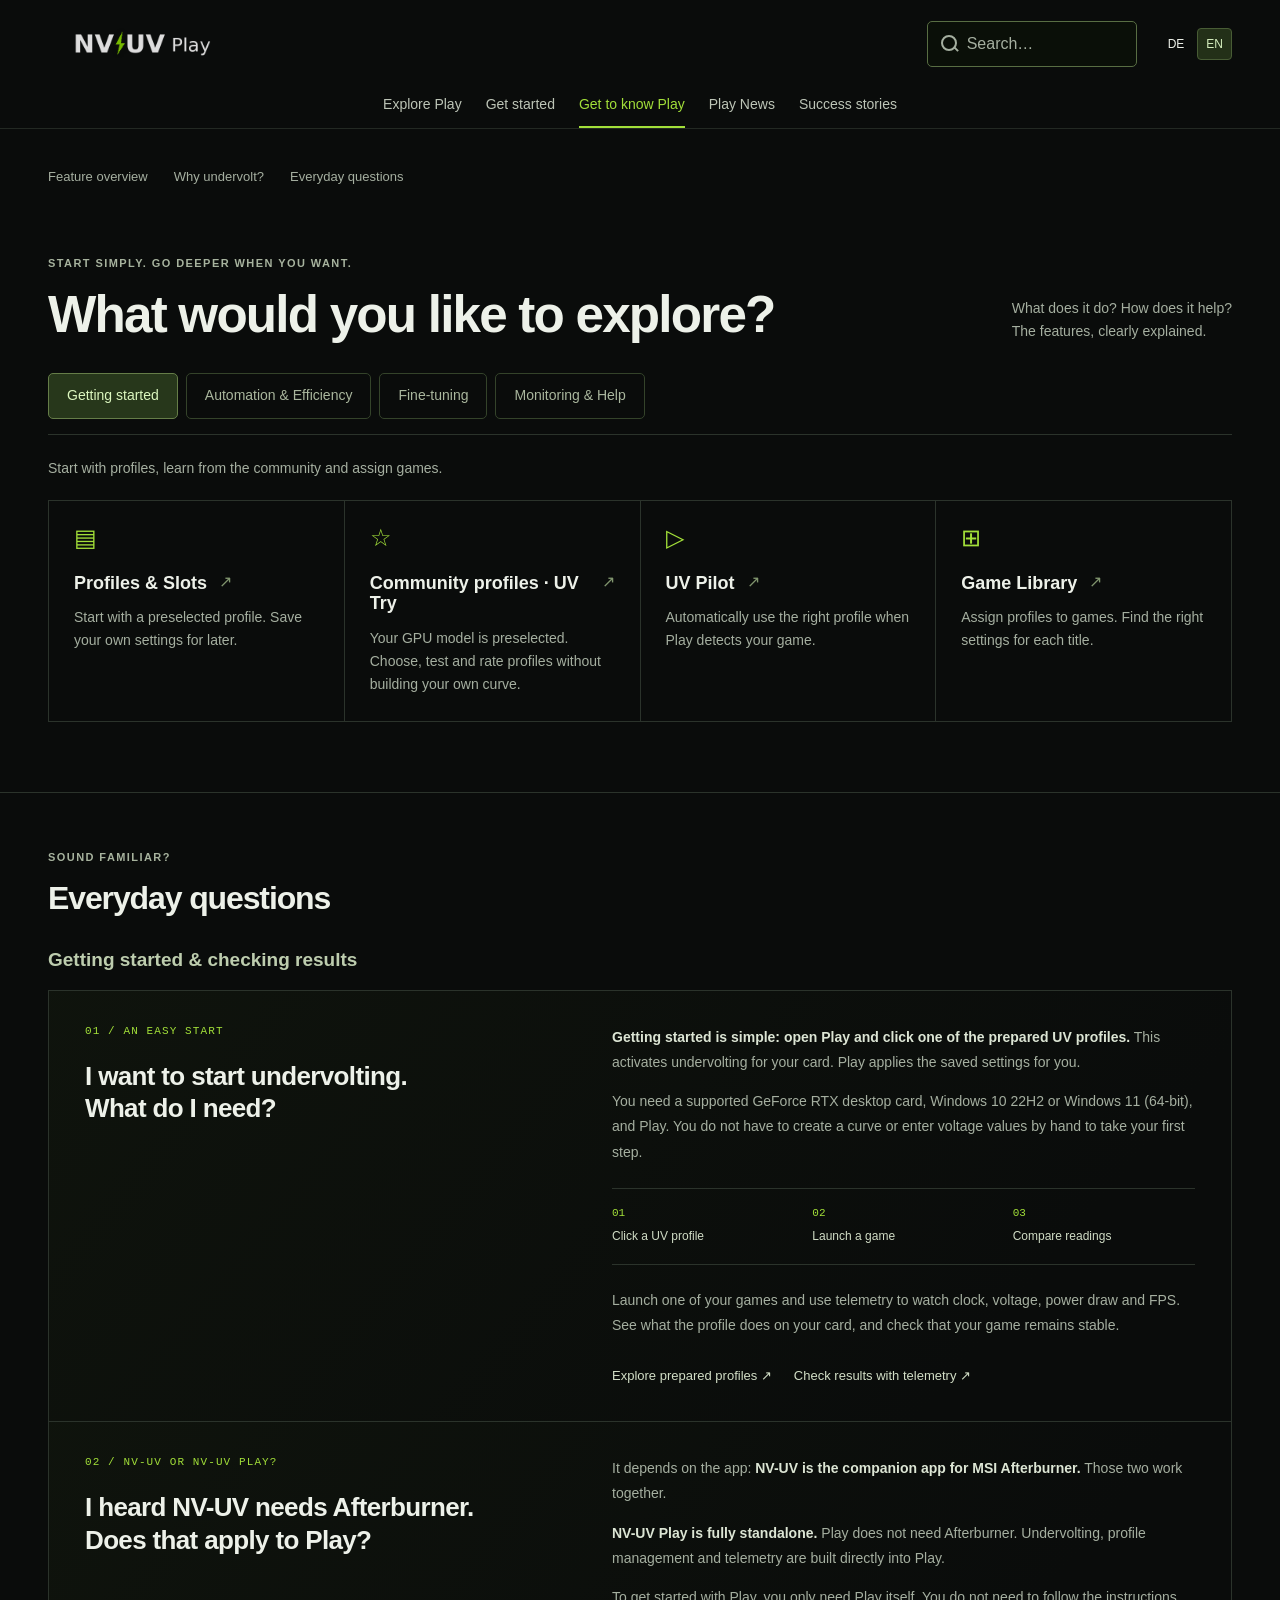
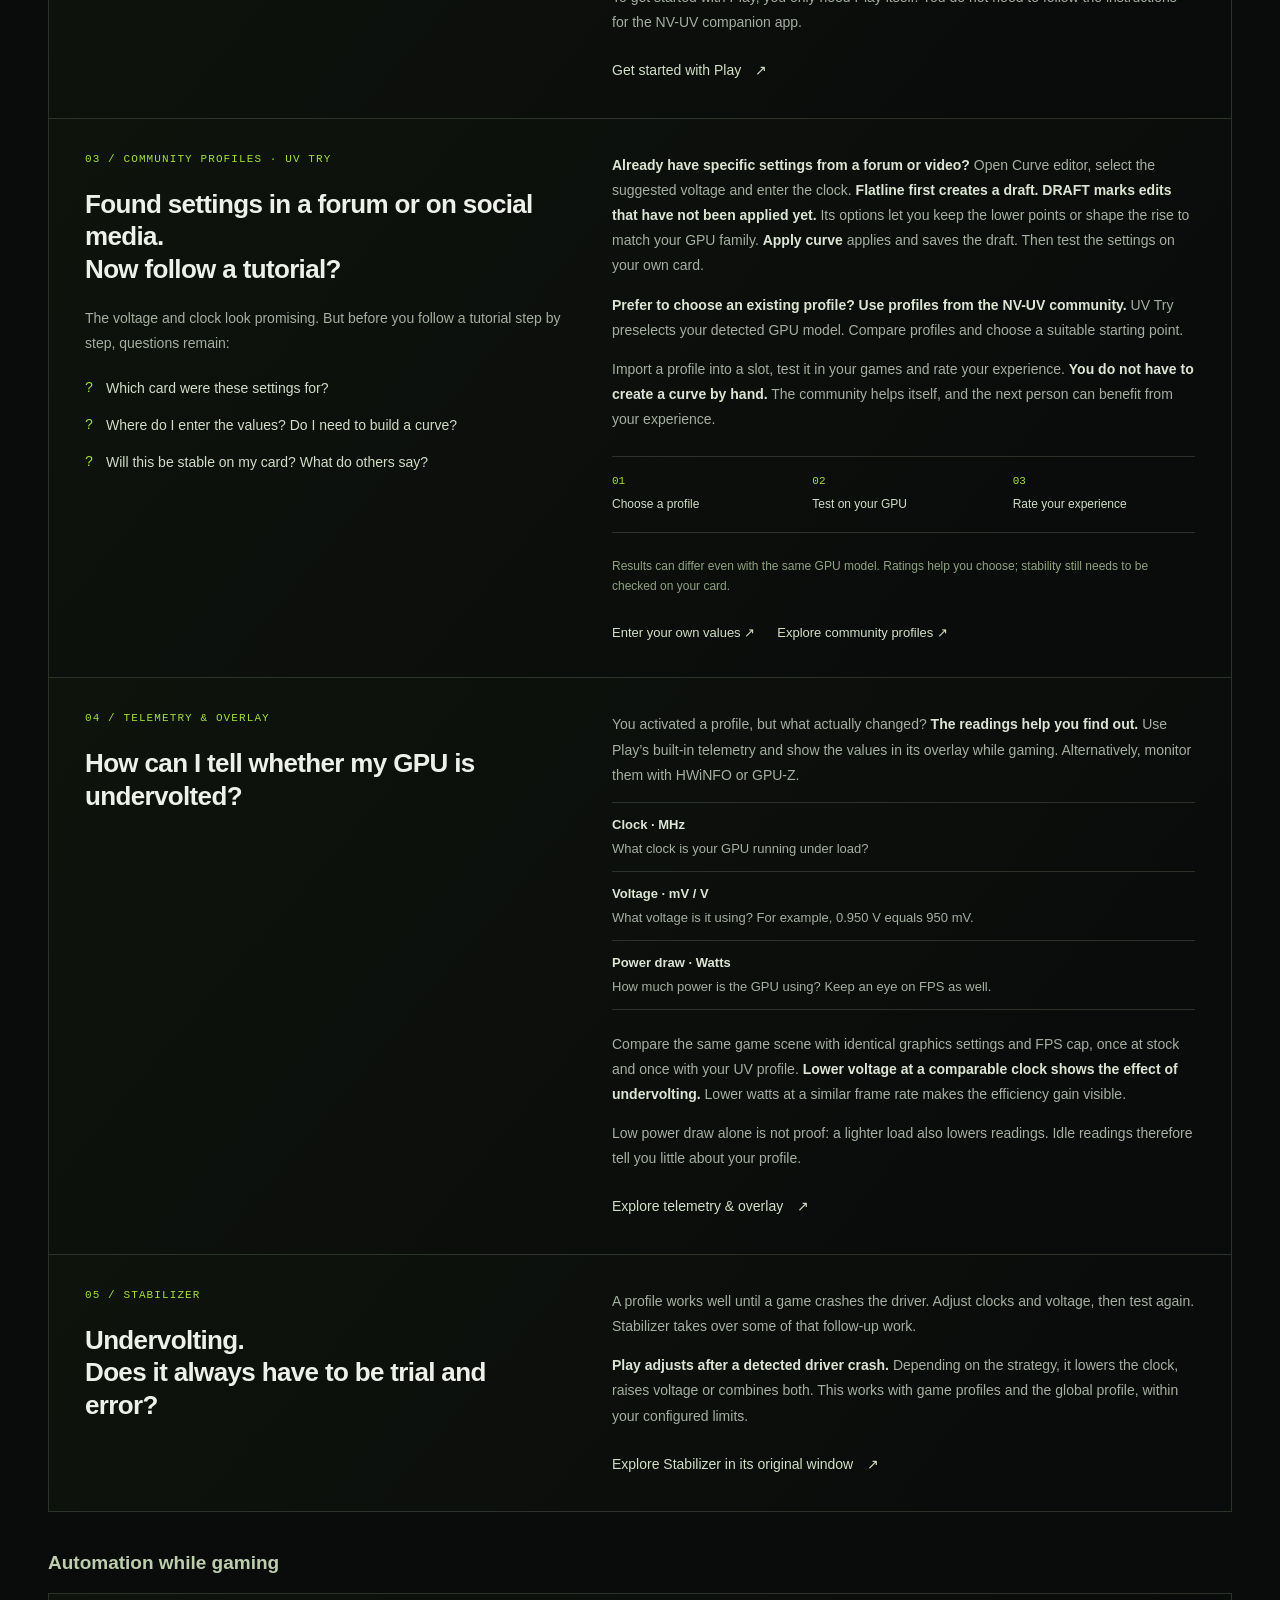
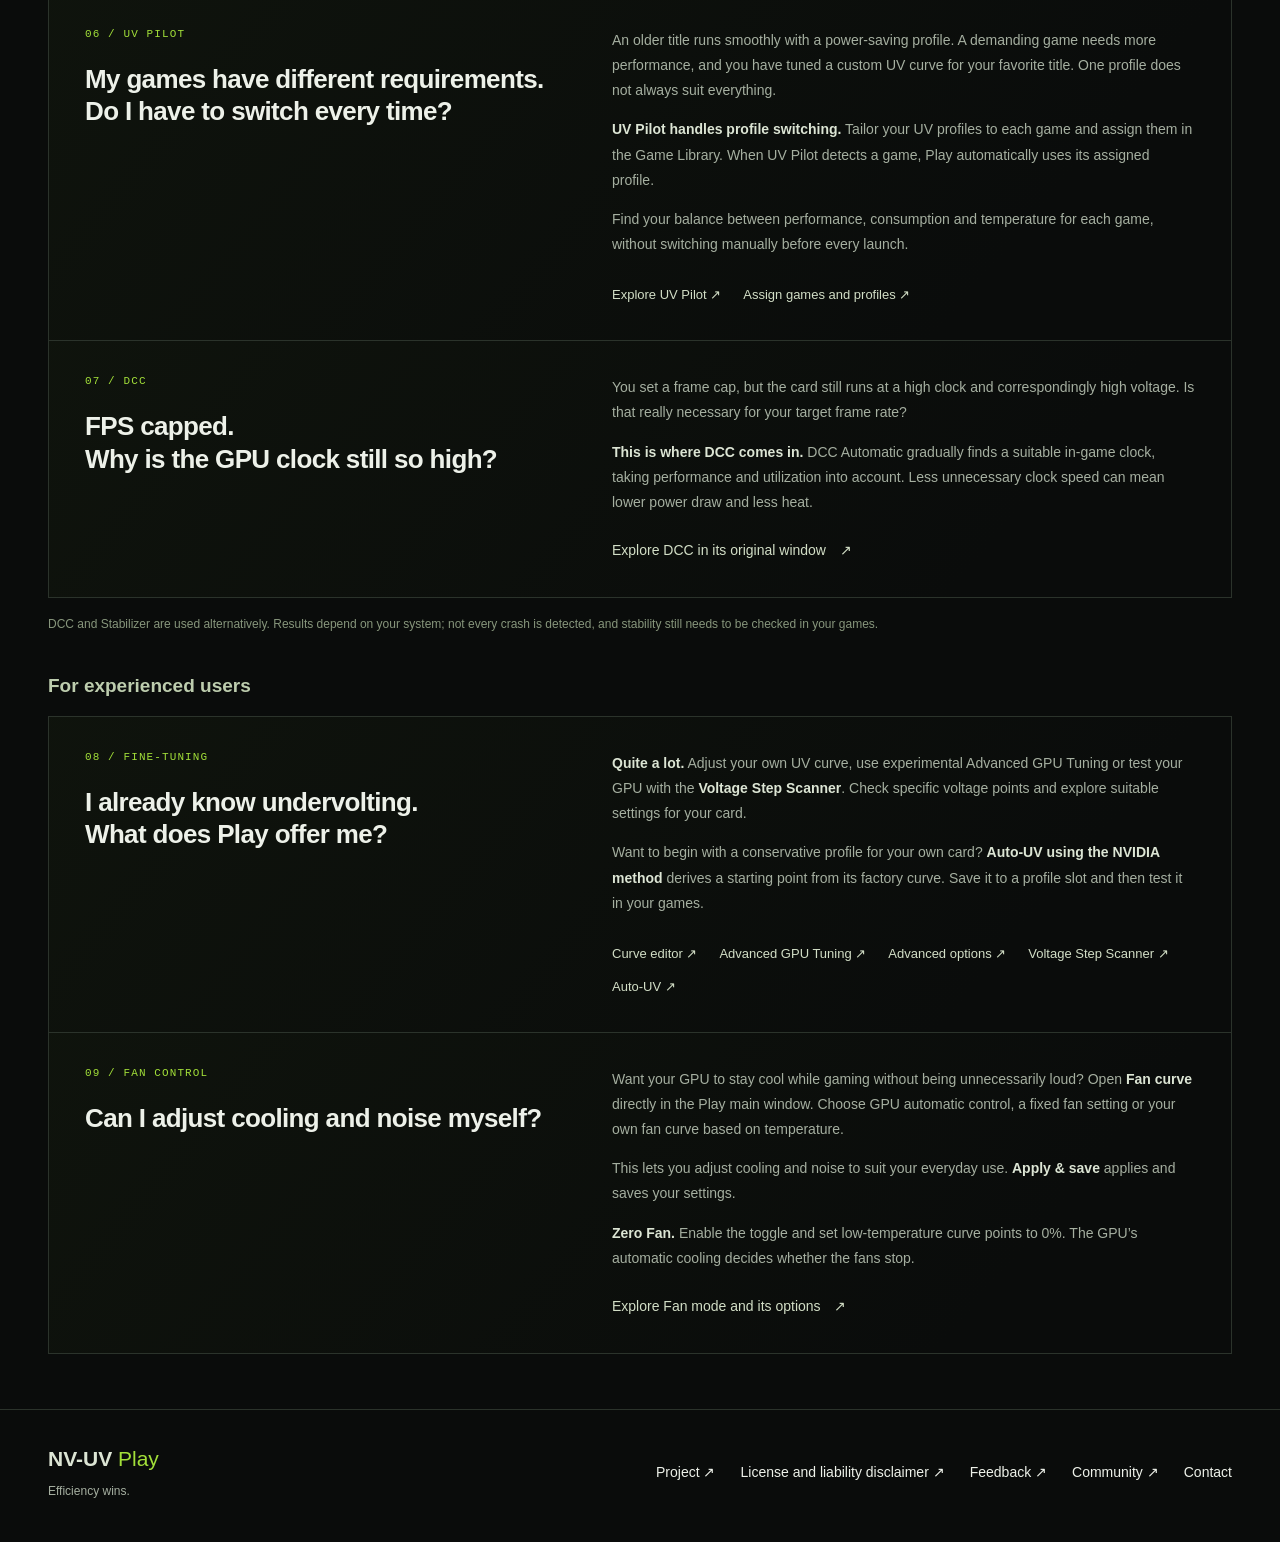
<file: features.html>
<!doctype html>
<html lang="en">
<head>
  <meta charset="utf-8">
  <meta name="viewport" content="width=device-width, initial-scale=1">
  <meta name="description" content="Explore NV-UV Play features, original windows and everyday questions about undervolting.">
  <meta name="theme-color" content="#0a0c0b">
  <title>Get to know Play | NV-UV Play</title>
  <link rel="alternate" hreflang="de" href="funktionen.html">
  <link rel="alternate" hreflang="en" href="features.html">
  <link rel="icon" type="image/png" href="assets/wordmark.png">
  <link rel="stylesheet" href="styles.css?v=20261015-v2.1.2">
  <link rel="stylesheet" href="site-search.css?v=20261022-inline">
  <script src="guide.en.js?v=20261102-overlay-219" defer></script>
  <script src="guide.ui.en.js?v=20261015-v2.1.2" defer></script>
  <script src="guide-app.js?v=20261021-search" defer></script>
  <script src="site-navigation.js?v=20261102-news-219" defer></script>
  <script src="site-search.js?v=20261022-inline" defer></script>
</head>
<body data-page="features">
<a class="skip-link" href="#top">Skip to content</a>
<header class="site-header wrap">
  <a class="brand" href="en.html" aria-label="NV-UV Play home"><img src="assets/wordmark.png" width="188" height="56" alt="NV-UV Play"></a>
  <nav aria-label="Main navigation"><a href="en.html">Explore Play</a><a href="get-started.html">Get started</a><a href="features.html" aria-current="page">Get to know Play</a><a href="news.html">Play News</a><a href="success-stories.html">Success stories</a></nav>
  <div class="header-actions"><div class="language-switch" aria-label="Language"><a href="funktionen.html" lang="de" hreflang="de" aria-label="Zu Deutsch wechseln" data-language-switch>DE</a><span lang="en" aria-current="page">EN</span></div></div>
</header>
<main id="top">
  <nav class="section-nav wrap" aria-label="On this page"><a href="#guide">Feature overview</a><a href="en.html#why">Why undervolt?</a><a href="#alltag">Everyday questions</a></nav>
  <section class="guide-section wrap" id="guide" aria-labelledby="guide-title">
    <div class="section-heading"><div><p class="eyebrow">START SIMPLY. GO DEEPER WHEN YOU WANT.</p><h1 id="guide-title">What would you like to explore?</h1></div><p>What does it do? How does it help?<br>The features, clearly explained.</p></div>
    <div class="category-tabs" role="tablist" aria-label="Feature categories" id="category-tabs"></div>
    <section id="feature-panel" role="tabpanel" tabindex="0" aria-labelledby="category-entry"><p id="category-description" class="category-description"></p><div class="feature-grid" id="feature-grid"></div></section>
  </section>
  <section class="scenarios wrap" id="alltag" aria-labelledby="scenarios-title">
    <div class="section-heading"><div><p class="eyebrow">SOUND FAMILIAR?</p><h2 id="scenarios-title">Everyday questions</h2></div></div>
    <section class="scenario-group" aria-labelledby="alltag-einstieg">
      <h3 class="scenario-group-title" id="alltag-einstieg">Getting started &amp; checking results</h3>
      <div class="scenario-grid">
        <article class="scenario-card" id="einfach-starten"><div class="scenario-question"><span class="feature-label">01 / AN EASY START</span><h4>I want to start undervolting.<br> What do I need?</h4></div><div class="scenario-answer"><p><strong>Getting started is simple: open Play and click one of the prepared UV profiles.</strong> This activates undervolting for your card. Play applies the saved settings for you.</p><p>You need a supported GeForce RTX desktop card, Windows 10 22H2 or Windows 11 (64-bit), and Play. You do not have to create a curve or enter voltage values by hand to take your first step.</p><ol class="community-steps" aria-label="Start undervolting in three steps"><li><span>01</span> Click a UV profile</li><li><span>02</span> Launch a game</li><li><span>03</span> Compare readings</li></ol><p>Launch one of your games and use telemetry to watch clock, voltage, power draw and FPS. See what the profile does on your card, and check that your game remains stable.</p><div class="scenario-links" aria-label="Explore your first undervolt"><button class="text-link" data-open="profiles">Explore prepared profiles ↗</button><button class="text-link" data-open="overlay">Check results with telemetry ↗</button></div></div></article>
        <article class="scenario-card" id="play-standalone"><div class="scenario-question"><span class="feature-label">02 / NV-UV OR NV-UV PLAY?</span><h4>I heard NV-UV needs Afterburner.<br> Does that apply to Play?</h4></div><div class="scenario-answer"><p>It depends on the app: <strong>NV-UV is the companion app for MSI Afterburner.</strong> Those two work together.</p><p><strong>NV-UV Play is fully standalone.</strong> Play does not need Afterburner. Undervolting, profile management and telemetry are built directly into Play.</p><p>To get started with Play, you only need Play itself. You do not need to follow the instructions for the NV-UV companion app.</p><button class="text-link" data-open="profiles">Get started with Play <span aria-hidden="true">↗</span></button></div></article>
        <article class="scenario-card"><div class="scenario-question"><span class="feature-label">03 / COMMUNITY PROFILES · UV TRY</span><h4>Found settings in a forum or on social media.<br> Now follow a tutorial?</h4><p>The voltage and clock look promising. But before you follow a tutorial step by step, questions remain:</p><ul class="forum-questions"><li>Which card were these settings for?</li><li>Where do I enter the values? Do I need to build a curve?</li><li>Will this be stable on my card? What do others say?</li></ul></div><div class="scenario-answer"><p><strong>Already have specific settings from a forum or video?</strong> Open Curve editor, select the suggested voltage and enter the clock. <strong>Flatline first creates a draft. DRAFT marks edits that have not been applied yet.</strong> Its options let you keep the lower points or shape the rise to match your GPU family. <strong>Apply curve</strong> applies and saves the draft. Then test the settings on your own card.</p><p><strong>Prefer to choose an existing profile? Use profiles from the NV-UV community.</strong> UV Try preselects your detected GPU model. Compare profiles and choose a suitable starting point.</p><p>Import a profile into a slot, test it in your games and rate your experience. <strong>You do not have to create a curve by hand.</strong> The community helps itself, and the next person can benefit from your experience.</p><ol class="community-steps" aria-label="Start with community profiles"><li><span>01</span> Choose a profile</li><li><span>02</span> Test on your GPU</li><li><span>03</span> Rate your experience</li></ol><p class="community-note">Results can differ even with the same GPU model. Ratings help you choose; stability still needs to be checked on your card.</p><div class="scenario-links"><button class="text-link" data-open="curve">Enter your own values ↗</button><button class="text-link" data-open="community">Explore community profiles ↗</button></div></div></article>
        <article class="scenario-card" id="telemetrie"><div class="scenario-question"><span class="feature-label">04 / TELEMETRY &amp; OVERLAY</span><h4>How can I tell whether my GPU is undervolted?</h4></div><div class="scenario-answer"><p>You activated a profile, but what actually changed? <strong>The readings help you find out.</strong> Use Play’s built-in telemetry and show the values in its overlay while gaming. Alternatively, monitor them with HWiNFO or GPU-Z.</p><dl class="telemetry-metrics"><div><dt>Clock · MHz</dt><dd>What clock is your GPU running under load?</dd></div><div><dt>Voltage · mV / V</dt><dd>What voltage is it using? For example, 0.950 V equals 950 mV.</dd></div><div><dt>Power draw · Watts</dt><dd>How much power is the GPU using? Keep an eye on FPS as well.</dd></div></dl><p>Compare the same game scene with identical graphics settings and FPS cap, once at stock and once with your UV profile. <strong>Lower voltage at a comparable clock shows the effect of undervolting.</strong> Lower watts at a similar frame rate makes the efficiency gain visible.</p><p>Low power draw alone is not proof: a lighter load also lowers readings. Idle readings therefore tell you little about your profile.</p><button class="text-link" data-open="overlay">Explore telemetry &amp; overlay <span aria-hidden="true">↗</span></button></div></article>
        <article class="scenario-card"><div class="scenario-question"><span class="feature-label">05 / STABILIZER</span><h4>Undervolting.<br> Does it always have to be trial and error?</h4></div><div class="scenario-answer"><p>A profile works well until a game crashes the driver. Adjust clocks and voltage, then test again. Stabilizer takes over some of that follow-up work.</p><p><strong>Play adjusts after a detected driver crash.</strong> Depending on the strategy, it lowers the clock, raises voltage or combines both. This works with game profiles and the global profile, within your configured limits.</p><button class="text-link" data-open="stabilizer">Explore Stabilizer in its original window <span aria-hidden="true">↗</span></button></div></article>
      </div>
    </section>
    <section class="scenario-group" aria-labelledby="alltag-spielen">
      <h3 class="scenario-group-title" id="alltag-spielen">Automation while gaming</h3>
      <div class="scenario-grid">
        <article class="scenario-card"><div class="scenario-question"><span class="feature-label">06 / UV PILOT</span><h4>My games have different requirements.<br> Do I have to switch every time?</h4></div><div class="scenario-answer"><p>An older title runs smoothly with a power-saving profile. A demanding game needs more performance, and you have tuned a custom UV curve for your favorite title. One profile does not always suit everything.</p><p><strong>UV Pilot handles profile switching.</strong> Tailor your UV profiles to each game and assign them in the Game Library. When UV Pilot detects a game, Play automatically uses its assigned profile.</p><p>Find your balance between performance, consumption and temperature for each game, without switching manually before every launch.</p><div class="scenario-links" aria-label="Set up game profiles"><button class="text-link" data-open="pilot">Explore UV Pilot ↗</button><button class="text-link" data-open="library">Assign games and profiles ↗</button></div></div></article>
        <article class="scenario-card"><div class="scenario-question"><span class="feature-label">07 / DCC</span><h4>FPS capped.<br> Why is the GPU clock still so high?</h4></div><div class="scenario-answer"><p>You set a frame cap, but the card still runs at a high clock and correspondingly high voltage. Is that really necessary for your target frame rate?</p><p><strong>This is where DCC comes in.</strong> DCC Automatic gradually finds a suitable in-game clock, taking performance and utilization into account. Less unnecessary clock speed can mean lower power draw and less heat.</p><button class="text-link" data-open="dcc">Explore DCC in its original window <span aria-hidden="true">↗</span></button></div></article>
      </div>
      <p class="section-note">DCC and Stabilizer are used alternatively. Results depend on your system; not every crash is detected, and stability still needs to be checked in your games.</p>
    </section>
    <section class="scenario-group" aria-labelledby="alltag-feintuning">
      <h3 class="scenario-group-title" id="alltag-feintuning">For experienced users</h3>
      <div class="scenario-grid">
        <article class="scenario-card"><div class="scenario-question"><span class="feature-label">08 / FINE-TUNING</span><h4>I already know undervolting.<br> What does Play offer me?</h4></div><div class="scenario-answer"><p><strong>Quite a lot.</strong> Adjust your own UV curve, use experimental Advanced GPU Tuning or test your GPU with the <strong>Voltage Step Scanner</strong>. Check specific voltage points and explore suitable settings for your card.</p><p>Want to begin with a conservative profile for your own card? <strong>Auto-UV using the NVIDIA method</strong> derives a starting point from its factory curve. Save it to a profile slot and then test it in your games.</p><div class="scenario-links" aria-label="Tools for experienced users"><button class="text-link" data-open="curve">Curve editor ↗</button><button class="text-link" data-open="expert">Advanced GPU Tuning ↗</button><button class="text-link" data-open="advanced">Advanced options ↗</button><button class="text-link" data-open="scanner">Voltage Step Scanner ↗</button><button class="text-link" data-open="autouv">Auto-UV ↗</button></div></div></article>
      <article class="scenario-card" id="fan-modus"><div class="scenario-question"><span class="feature-label">09 / FAN CONTROL</span><h4>Can I adjust cooling and noise myself?</h4></div><div class="scenario-answer"><p>Want your GPU to stay cool while gaming without being unnecessarily loud? Open <strong>Fan curve</strong> directly in the Play main window. Choose GPU automatic control, a fixed fan setting or your own fan curve based on temperature.</p><p>This lets you adjust cooling and noise to suit your everyday use. <strong>Apply &amp; save</strong> applies and saves your settings.</p><p><strong>Zero Fan.</strong> Enable the toggle and set low-temperature curve points to 0%. The GPU’s automatic cooling decides whether the fans stop.</p><button class="text-link" data-open="fan">Explore Fan mode and its options <span aria-hidden="true">↗</span></button></div></article>
      </div>
    </section>
  </section>
</main>
<footer class="site-footer wrap"><div><strong>NV-UV <span>Play</span></strong><p>Efficiency wins.</p></div><div class="footer-links"><a href="https://github.com/christianp403-spec/NV-UV-Play" target="_blank" rel="noopener noreferrer">Project ↗</a><a href="https://github.com/christianp403-spec/NV-UV-Play/blob/main/LICENSE.txt" target="_blank" rel="noopener noreferrer">License and liability disclaimer ↗</a><a href="https://github.com/christianp403-spec/NV-UV-Play/issues" target="_blank" rel="noopener noreferrer">Feedback ↗</a><a href="https://extreme.pcgameshardware.de/threads/nv-uv-play.674754/" target="_blank" rel="noopener noreferrer">Community ↗</a><button type="button" id="open-contact" aria-haspopup="dialog" aria-controls="contact-dialog">Contact</button></div></footer>
<dialog id="contact-dialog" aria-labelledby="contact-title"><div class="dialog-chrome"><h2 id="contact-title">Contact</h2><button type="button" id="close-contact" aria-label="Close contact window" autofocus>×</button></div><div class="contact-body"><p>NV-UV Play is currently a personal project.</p><p>by Christian Papaioannou</p><p>You can reach me at this email address:<br><a href="mailto:christian.papaioannou@protonmail.com">christian.papaioannou@protonmail.com</a></p><div class="project-support"><h3>Would you like to support the project?</h3><div class="support-links"><a href="https://paypal.me/christianpapaioannou" target="_blank" rel="noopener noreferrer">PayPal ↗</a><a href="https://ko-fi.com/chrispapa" target="_blank" rel="noopener noreferrer">Ko-fi ↗</a></div></div></div></dialog>
<dialog id="feature-dialog" aria-labelledby="dialog-title"><div class="dialog-chrome"><button id="back-dialog" class="quiet" aria-label="Back to the previous feature" hidden>← Back</button><h2 id="dialog-title"></h2><button id="close-dialog" aria-label="Close window" autofocus>×</button></div><div id="dialog-body"></div></dialog>
<div id="control-tooltip" popover="manual" role="dialog" aria-labelledby="tooltip-title" aria-describedby="tooltip-copy"><button id="close-tooltip" aria-label="Close explanation">×</button><p class="eyebrow">QUICK EXPLANATION</p><h3 id="tooltip-title"></h3><p id="tooltip-copy"></p><button class="text-link" id="tooltip-more" hidden>More about this feature ↗</button></div>
<noscript><p class="noscript">Enable JavaScript for clickable original windows and feature categories. Text, language selection and download links work without JavaScript.</p></noscript>
</body>
</html>
</file>
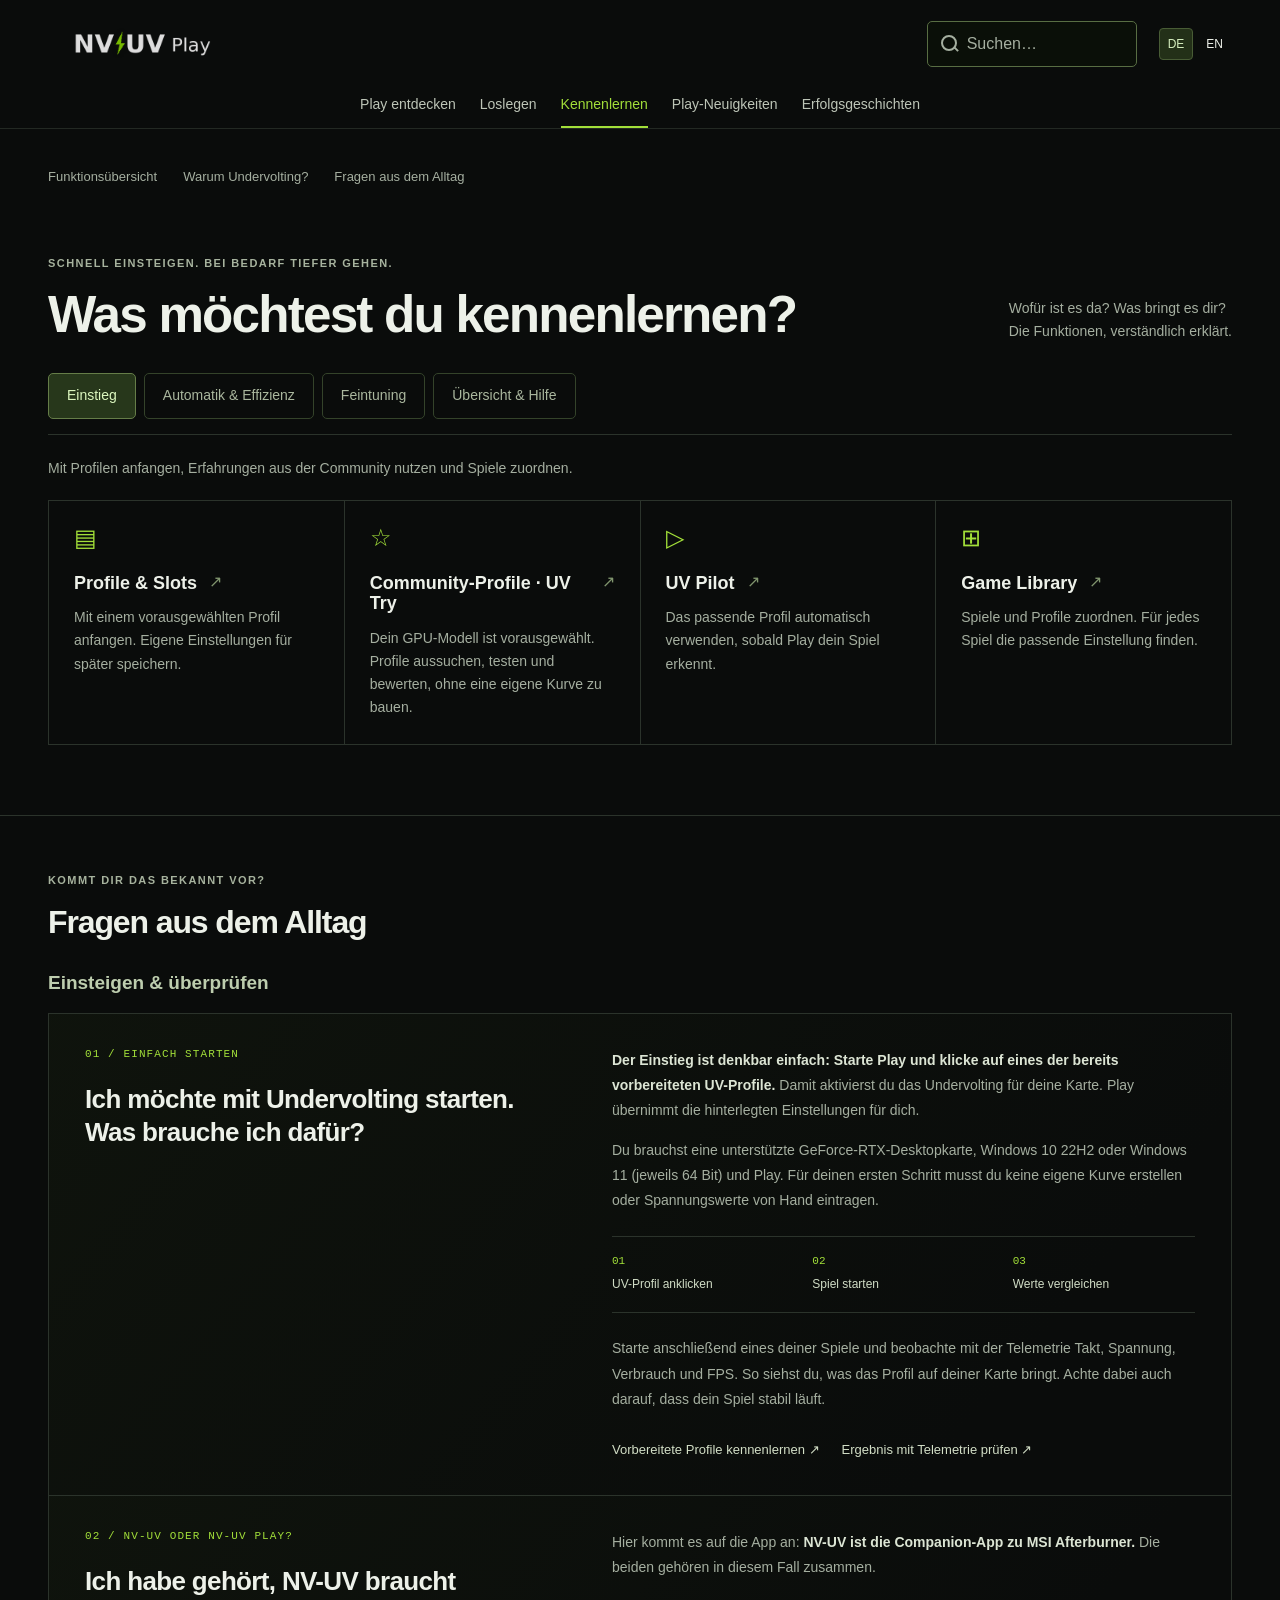
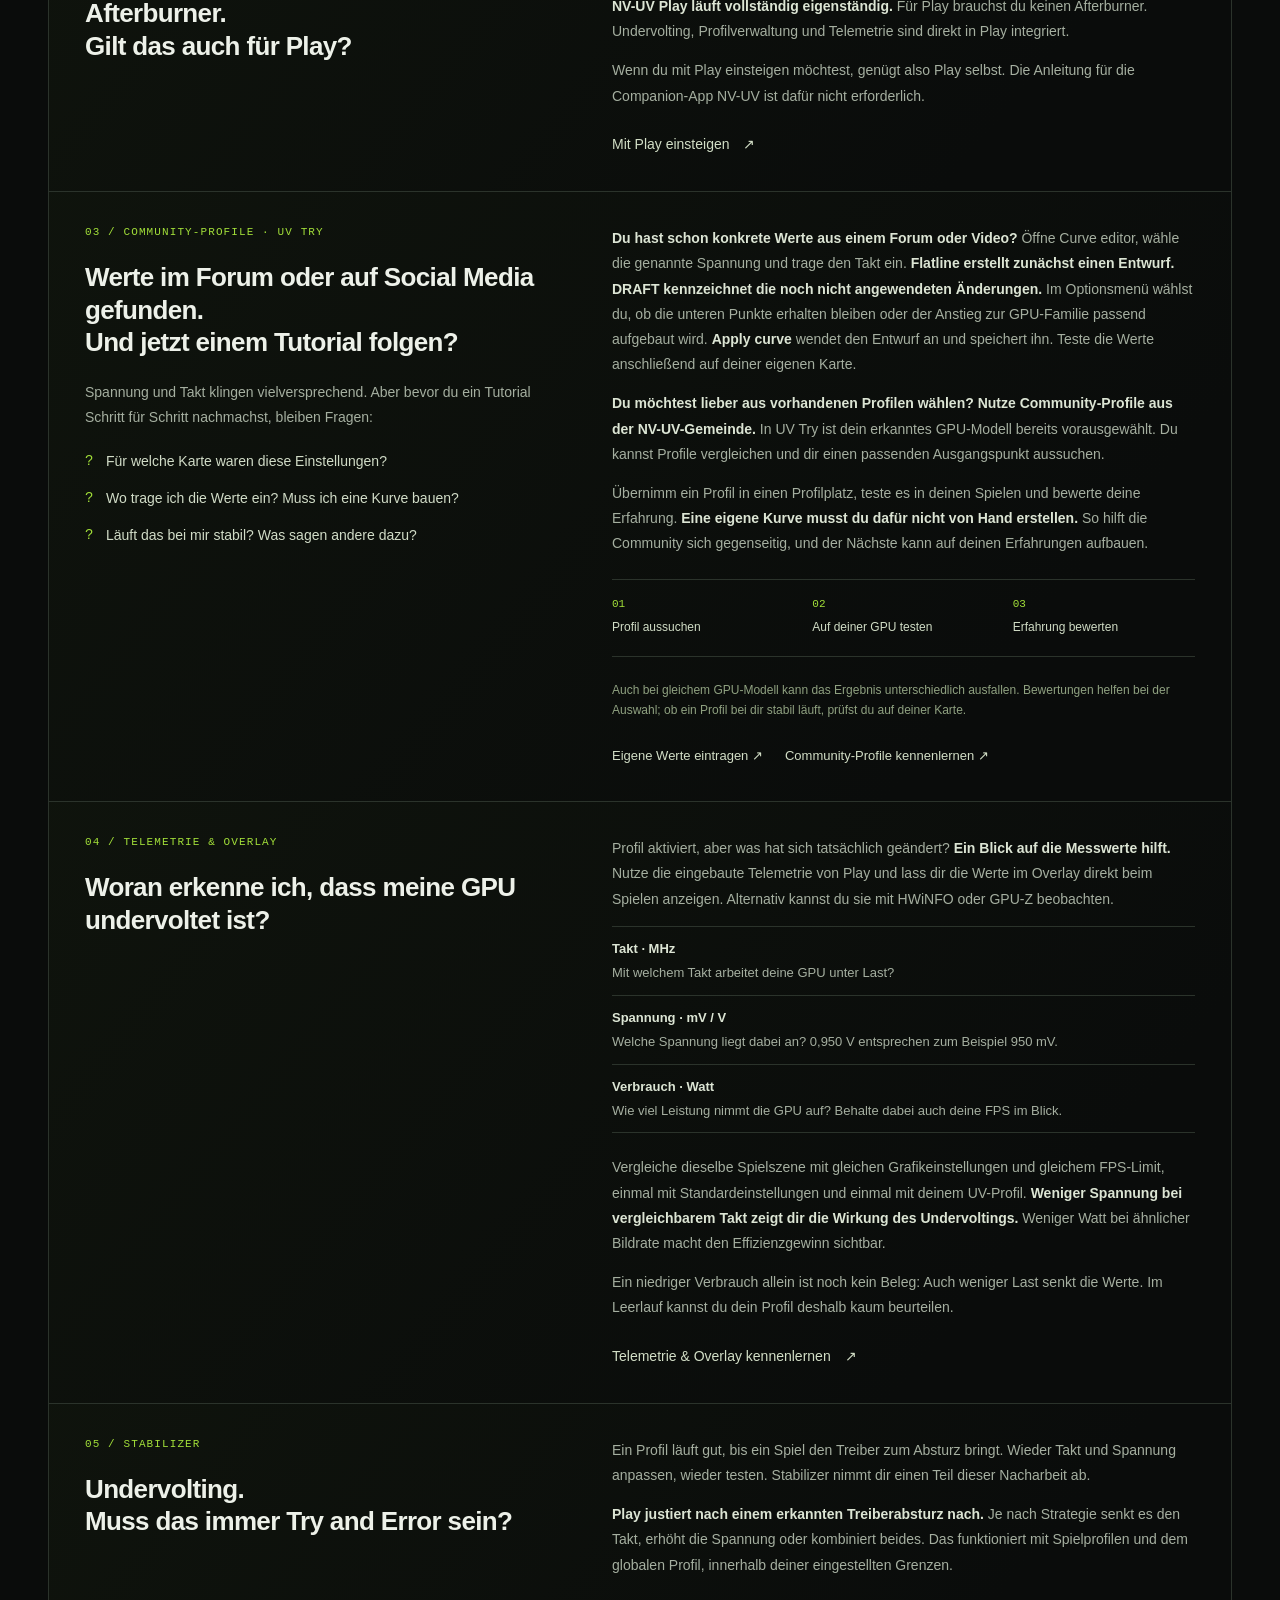
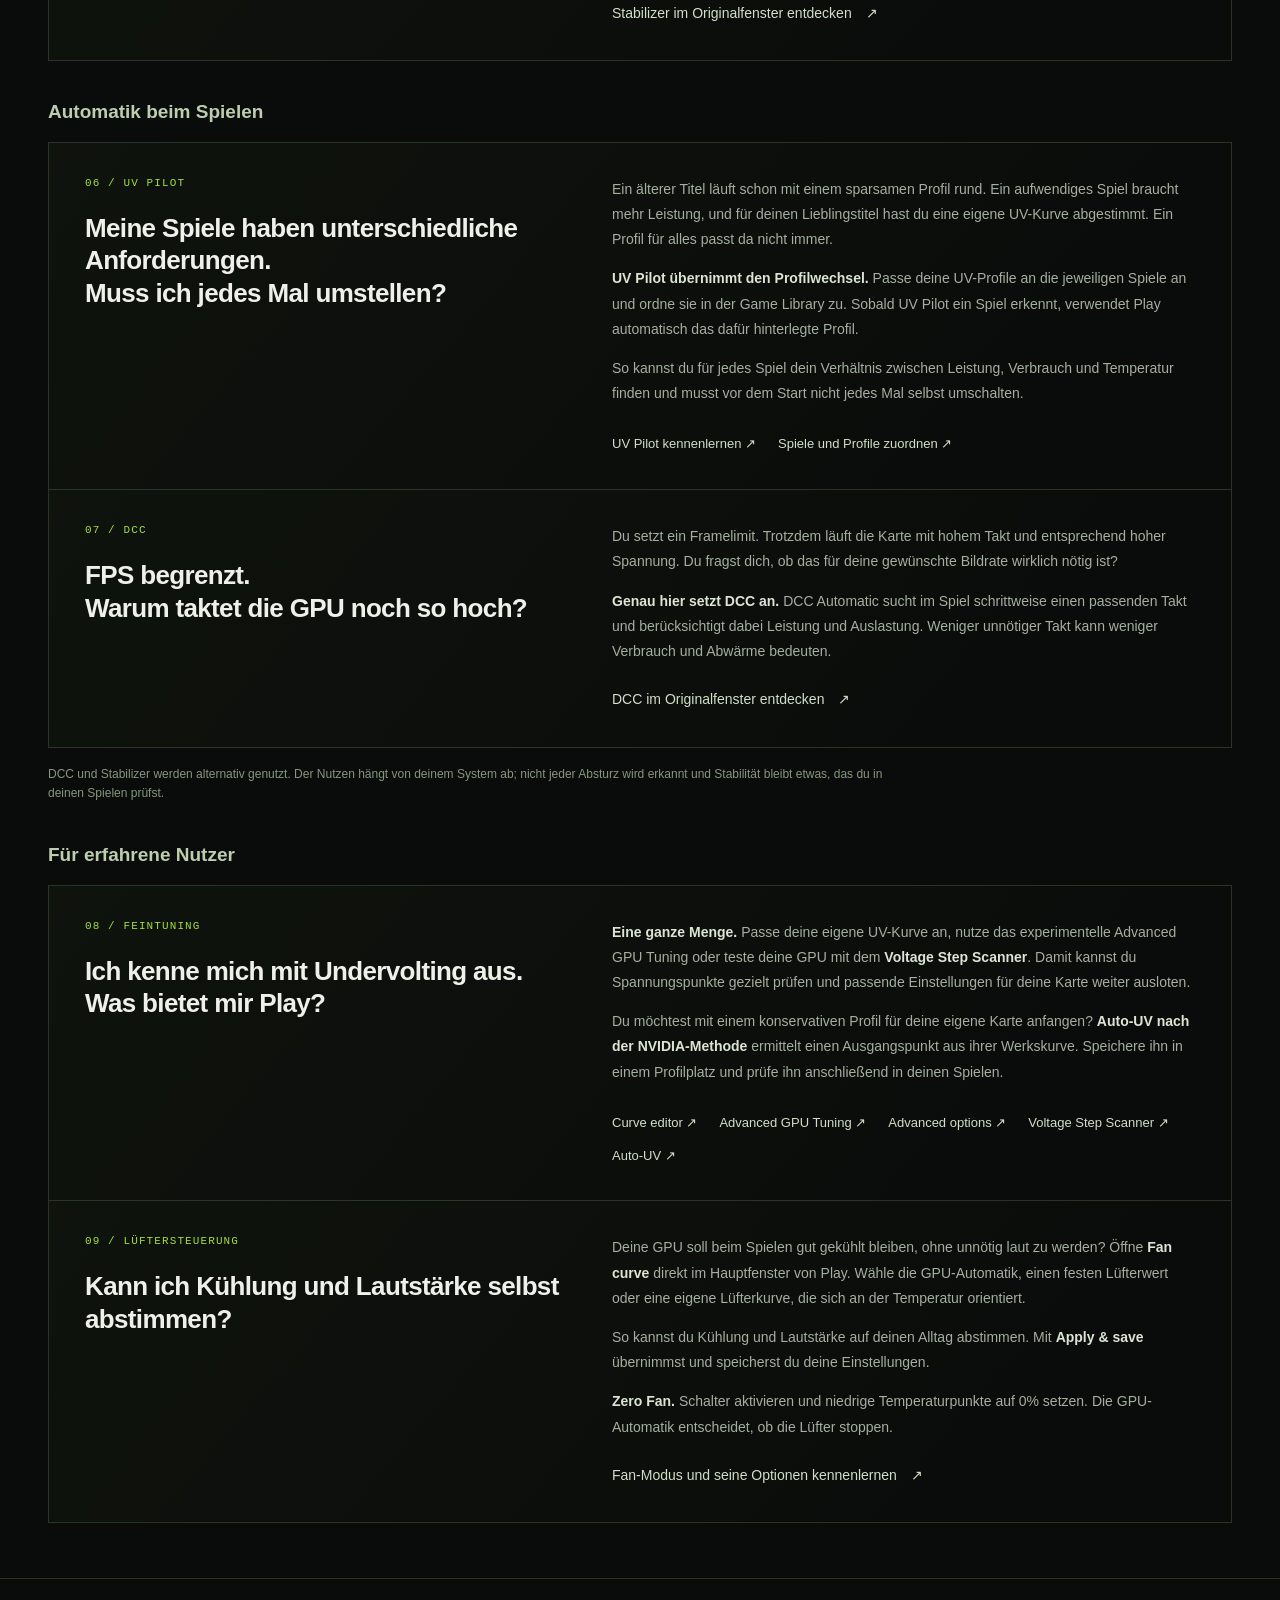
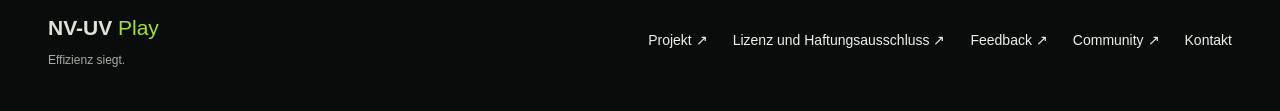
<file: funktionen.html>
<!doctype html>
<html lang="de">
<head>
  <meta charset="utf-8">
  <meta name="viewport" content="width=device-width, initial-scale=1">
  <meta name="description" content="Die Funktionen von NV-UV Play: Originalfenster, verständliche Erklärungen und Fragen aus dem Alltag.">
  <meta name="theme-color" content="#0a0c0b">
  <title>Kennenlernen | NV-UV Play</title>
  <link rel="alternate" hreflang="de" href="funktionen.html">
  <link rel="alternate" hreflang="en" href="features.html">
  <link rel="icon" type="image/png" href="assets/wordmark.png">
  <link rel="stylesheet" href="styles.css?v=20261015-v2.1.2">
  <link rel="stylesheet" href="site-search.css?v=20261022-inline">
  <script src="guide.de.js?v=20261102-overlay-219" defer></script>
  <script src="guide-app.js?v=20261021-search" defer></script>
  <script src="site-navigation.js?v=20261102-news-219" defer></script>
  <script src="site-search.js?v=20261022-inline" defer></script>
</head>
<body data-page="features">
<a class="skip-link" href="#top">Zum Inhalt</a>
<header class="site-header wrap">
  <a class="brand" href="index.html" aria-label="NV-UV Play Startseite"><img src="assets/wordmark.png" width="188" height="56" alt="NV-UV Play"></a>
  <nav aria-label="Hauptnavigation"><a href="index.html">Play entdecken</a><a href="loslegen.html">Loslegen</a><a href="funktionen.html" aria-current="page">Kennenlernen</a><a href="neuigkeiten.html">Play-Neuigkeiten</a><a href="erfolgsgeschichten.html">Erfolgsgeschichten</a></nav>
  <div class="header-actions"><div class="language-switch" aria-label="Sprache"><span lang="de" aria-current="page">DE</span><a href="features.html" lang="en" hreflang="en" aria-label="Switch to English" data-language-switch>EN</a></div></div>
</header>
<main id="top">
  <nav class="section-nav wrap" aria-label="Auf dieser Seite"><a href="#guide">Funktionsübersicht</a><a href="index.html#why">Warum Undervolting?</a><a href="#alltag">Fragen aus dem Alltag</a></nav>
  <section class="guide-section wrap" id="guide" aria-labelledby="guide-title">
    <div class="section-heading"><div><p class="eyebrow">SCHNELL EINSTEIGEN. BEI BEDARF TIEFER GEHEN.</p><h1 id="guide-title">Was möchtest du kennenlernen?</h1></div><p>Wofür ist es da? Was bringt es dir?<br>Die Funktionen, verständlich erklärt.</p></div>
    <div class="category-tabs" role="tablist" aria-label="Funktionskategorien" id="category-tabs"></div>
    <section id="feature-panel" role="tabpanel" tabindex="0" aria-labelledby="category-entry"><p id="category-description" class="category-description"></p><div class="feature-grid" id="feature-grid"></div></section>
  </section>
  <section class="scenarios wrap" id="alltag" aria-labelledby="scenarios-title">
    <div class="section-heading"><div><p class="eyebrow">KOMMT DIR DAS BEKANNT VOR?</p><h2 id="scenarios-title">Fragen aus dem Alltag</h2></div></div>
    <section class="scenario-group" aria-labelledby="alltag-einstieg">
      <h3 class="scenario-group-title" id="alltag-einstieg">Einsteigen &amp; überprüfen</h3>
      <div class="scenario-grid">
      <article class="scenario-card" id="einfach-starten"><div class="scenario-question"><span class="feature-label">01 / EINFACH STARTEN</span><h4>Ich möchte mit Undervolting starten.<br> Was brauche ich dafür?</h4></div><div class="scenario-answer"><p><strong>Der Einstieg ist denkbar einfach: Starte Play und klicke auf eines der bereits vorbereiteten UV-Profile.</strong> Damit aktivierst du das Undervolting für deine Karte. Play übernimmt die hinterlegten Einstellungen für dich.</p><p>Du brauchst eine unterstützte GeForce-RTX-Desktopkarte, Windows 10 22H2 oder Windows 11 (jeweils 64 Bit) und Play. Für deinen ersten Schritt musst du keine eigene Kurve erstellen oder Spannungswerte von Hand eintragen.</p><ol class="community-steps" aria-label="In drei Schritten mit Undervolting starten"><li><span>01</span> UV-Profil anklicken</li><li><span>02</span> Spiel starten</li><li><span>03</span> Werte vergleichen</li></ol><p>Starte anschließend eines deiner Spiele und beobachte mit der Telemetrie Takt, Spannung, Verbrauch und FPS. So siehst du, was das Profil auf deiner Karte bringt. Achte dabei auch darauf, dass dein Spiel stabil läuft.</p><div class="scenario-links" aria-label="Den ersten UV-Einstieg kennenlernen"><button class="text-link" data-open="profiles">Vorbereitete Profile kennenlernen ↗</button><button class="text-link" data-open="overlay">Ergebnis mit Telemetrie prüfen ↗</button></div></div></article>
      <article class="scenario-card" id="play-standalone"><div class="scenario-question"><span class="feature-label">02 / NV-UV ODER NV-UV PLAY?</span><h4>Ich habe gehört, NV-UV braucht Afterburner.<br> Gilt das auch für Play?</h4></div><div class="scenario-answer"><p>Hier kommt es auf die App an: <strong>NV-UV ist die Companion-App zu MSI Afterburner.</strong> Die beiden gehören in diesem Fall zusammen.</p><p><strong>NV-UV Play läuft vollständig eigenständig.</strong> Für Play brauchst du keinen Afterburner. Undervolting, Profilverwaltung und Telemetrie sind direkt in Play integriert.</p><p>Wenn du mit Play einsteigen möchtest, genügt also Play selbst. Die Anleitung für die Companion-App NV-UV ist dafür nicht erforderlich.</p><button class="text-link" data-open="profiles">Mit Play einsteigen <span aria-hidden="true">↗</span></button></div></article>
      <article class="scenario-card"><div class="scenario-question"><span class="feature-label">03 / COMMUNITY-PROFILE · UV TRY</span><h4>Werte im Forum oder auf Social Media gefunden.<br> Und jetzt einem Tutorial folgen?</h4><p>Spannung und Takt klingen vielversprechend. Aber bevor du ein Tutorial Schritt für Schritt nachmachst, bleiben Fragen:</p><ul class="forum-questions"><li>Für welche Karte waren diese Einstellungen?</li><li>Wo trage ich die Werte ein? Muss ich eine Kurve bauen?</li><li>Läuft das bei mir stabil? Was sagen andere dazu?</li></ul></div><div class="scenario-answer"><p><strong>Du hast schon konkrete Werte aus einem Forum oder Video?</strong> Öffne Curve editor, wähle die genannte Spannung und trage den Takt ein. <strong>Flatline erstellt zunächst einen Entwurf. DRAFT kennzeichnet die noch nicht angewendeten Änderungen.</strong> Im Optionsmenü wählst du, ob die unteren Punkte erhalten bleiben oder der Anstieg zur GPU-Familie passend aufgebaut wird. <strong>Apply curve</strong> wendet den Entwurf an und speichert ihn. Teste die Werte anschließend auf deiner eigenen Karte.</p><p><strong>Du möchtest lieber aus vorhandenen Profilen wählen? Nutze Community-Profile aus der NV-UV-Gemeinde.</strong> In UV Try ist dein erkanntes GPU-Modell bereits vorausgewählt. Du kannst Profile vergleichen und dir einen passenden Ausgangspunkt aussuchen.</p><p>Übernimm ein Profil in einen Profilplatz, teste es in deinen Spielen und bewerte deine Erfahrung. <strong>Eine eigene Kurve musst du dafür nicht von Hand erstellen.</strong> So hilft die Community sich gegenseitig, und der Nächste kann auf deinen Erfahrungen aufbauen.</p><ol class="community-steps" aria-label="Mit Community-Profilen einsteigen"><li><span>01</span> Profil aussuchen</li><li><span>02</span> Auf deiner GPU testen</li><li><span>03</span> Erfahrung bewerten</li></ol><p class="community-note">Auch bei gleichem GPU-Modell kann das Ergebnis unterschiedlich ausfallen. Bewertungen helfen bei der Auswahl; ob ein Profil bei dir stabil läuft, prüfst du auf deiner Karte.</p><div class="scenario-links"><button class="text-link" data-open="curve">Eigene Werte eintragen ↗</button><button class="text-link" data-open="community">Community-Profile kennenlernen ↗</button></div></div></article>
      <article class="scenario-card" id="telemetrie"><div class="scenario-question"><span class="feature-label">04 / TELEMETRIE &amp; OVERLAY</span><h4>Woran erkenne ich, dass meine GPU undervoltet ist?</h4></div><div class="scenario-answer"><p>Profil aktiviert, aber was hat sich tatsächlich geändert? <strong>Ein Blick auf die Messwerte hilft.</strong> Nutze die eingebaute Telemetrie von Play und lass dir die Werte im Overlay direkt beim Spielen anzeigen. Alternativ kannst du sie mit HWiNFO oder GPU-Z beobachten.</p><dl class="telemetry-metrics"><div><dt>Takt · MHz</dt><dd>Mit welchem Takt arbeitet deine GPU unter Last?</dd></div><div><dt>Spannung · mV / V</dt><dd>Welche Spannung liegt dabei an? 0,950 V entsprechen zum Beispiel 950 mV.</dd></div><div><dt>Verbrauch · Watt</dt><dd>Wie viel Leistung nimmt die GPU auf? Behalte dabei auch deine FPS im Blick.</dd></div></dl><p>Vergleiche dieselbe Spielszene mit gleichen Grafikeinstellungen und gleichem FPS-Limit, einmal mit Standardeinstellungen und einmal mit deinem UV-Profil. <strong>Weniger Spannung bei vergleichbarem Takt zeigt dir die Wirkung des Undervoltings.</strong> Weniger Watt bei ähnlicher Bildrate macht den Effizienzgewinn sichtbar.</p><p>Ein niedriger Verbrauch allein ist noch kein Beleg: Auch weniger Last senkt die Werte. Im Leerlauf kannst du dein Profil deshalb kaum beurteilen.</p><button class="text-link" data-open="overlay">Telemetrie &amp; Overlay kennenlernen <span aria-hidden="true">↗</span></button></div></article>
      <article class="scenario-card"><div class="scenario-question"><span class="feature-label">05 / STABILIZER</span><h4>Undervolting.<br>Muss das immer Try and Error sein?</h4></div><div class="scenario-answer"><p>Ein Profil läuft gut, bis ein Spiel den Treiber zum Absturz bringt. Wieder Takt und Spannung anpassen, wieder testen. Stabilizer nimmt dir einen Teil dieser Nacharbeit ab.</p><p><strong>Play justiert nach einem erkannten Treiberabsturz nach.</strong> Je nach Strategie senkt es den Takt, erhöht die Spannung oder kombiniert beides. Das funktioniert mit Spielprofilen und dem globalen Profil, innerhalb deiner eingestellten Grenzen.</p><button class="text-link" data-open="stabilizer">Stabilizer im Originalfenster entdecken <span aria-hidden="true">↗</span></button></div></article>
      </div>
    </section>
    <section class="scenario-group" aria-labelledby="alltag-spielen">
      <h3 class="scenario-group-title" id="alltag-spielen">Automatik beim Spielen</h3>
      <div class="scenario-grid">
      <article class="scenario-card"><div class="scenario-question"><span class="feature-label">06 / UV PILOT</span><h4>Meine Spiele haben unterschiedliche Anforderungen.<br> Muss ich jedes Mal umstellen?</h4></div><div class="scenario-answer"><p>Ein älterer Titel läuft schon mit einem sparsamen Profil rund. Ein aufwendiges Spiel braucht mehr Leistung, und für deinen Lieblingstitel hast du eine eigene UV-Kurve abgestimmt. Ein Profil für alles passt da nicht immer.</p><p><strong>UV Pilot übernimmt den Profilwechsel.</strong> Passe deine UV-Profile an die jeweiligen Spiele an und ordne sie in der Game Library zu. Sobald UV Pilot ein Spiel erkennt, verwendet Play automatisch das dafür hinterlegte Profil.</p><p>So kannst du für jedes Spiel dein Verhältnis zwischen Leistung, Verbrauch und Temperatur finden und musst vor dem Start nicht jedes Mal selbst umschalten.</p><div class="scenario-links" aria-label="Spielprofile einrichten"><button class="text-link" data-open="pilot">UV Pilot kennenlernen ↗</button><button class="text-link" data-open="library">Spiele und Profile zuordnen ↗</button></div></div></article>
      <article class="scenario-card"><div class="scenario-question"><span class="feature-label">07 / DCC</span><h4>FPS begrenzt.<br>Warum taktet die GPU noch so hoch?</h4></div><div class="scenario-answer"><p>Du setzt ein Framelimit. Trotzdem läuft die Karte mit hohem Takt und entsprechend hoher Spannung. Du fragst dich, ob das für deine gewünschte Bildrate wirklich nötig ist?</p><p><strong>Genau hier setzt DCC an.</strong> DCC Automatic sucht im Spiel schrittweise einen passenden Takt und berücksichtigt dabei Leistung und Auslastung. Weniger unnötiger Takt kann weniger Verbrauch und Abwärme bedeuten.</p><button class="text-link" data-open="dcc">DCC im Originalfenster entdecken <span aria-hidden="true">↗</span></button></div></article>
      </div>
      <p class="section-note">DCC und Stabilizer werden alternativ genutzt. Der Nutzen hängt von deinem System ab; nicht jeder Absturz wird erkannt und Stabilität bleibt etwas, das du in deinen Spielen prüfst.</p>
    </section>
    <section class="scenario-group" aria-labelledby="alltag-feintuning">
      <h3 class="scenario-group-title" id="alltag-feintuning">Für erfahrene Nutzer</h3>
      <div class="scenario-grid">
      <article class="scenario-card"><div class="scenario-question"><span class="feature-label">08 / FEINTUNING</span><h4>Ich kenne mich mit Undervolting aus.<br> Was bietet mir Play?</h4></div><div class="scenario-answer"><p><strong>Eine ganze Menge.</strong> Passe deine eigene UV-Kurve an, nutze das experimentelle Advanced GPU Tuning oder teste deine GPU mit dem <strong>Voltage Step Scanner</strong>. Damit kannst du Spannungspunkte gezielt prüfen und passende Einstellungen für deine Karte weiter ausloten.</p><p>Du möchtest mit einem konservativen Profil für deine eigene Karte anfangen? <strong>Auto-UV nach der NVIDIA-Methode</strong> ermittelt einen Ausgangspunkt aus ihrer Werkskurve. Speichere ihn in einem Profilplatz und prüfe ihn anschließend in deinen Spielen.</p><div class="scenario-links" aria-label="Werkzeuge für erfahrene Nutzer"><button class="text-link" data-open="curve">Curve editor ↗</button><button class="text-link" data-open="expert">Advanced GPU Tuning ↗</button><button class="text-link" data-open="advanced">Advanced options ↗</button><button class="text-link" data-open="scanner">Voltage Step Scanner ↗</button><button class="text-link" data-open="autouv">Auto-UV ↗</button></div></div></article>
      <article class="scenario-card" id="fan-modus"><div class="scenario-question"><span class="feature-label">09 / LÜFTERSTEUERUNG</span><h4>Kann ich Kühlung und Lautstärke selbst abstimmen?</h4></div><div class="scenario-answer"><p>Deine GPU soll beim Spielen gut gekühlt bleiben, ohne unnötig laut zu werden? Öffne <strong>Fan curve</strong> direkt im Hauptfenster von Play. Wähle die GPU-Automatik, einen festen Lüfterwert oder eine eigene Lüfterkurve, die sich an der Temperatur orientiert.</p><p>So kannst du Kühlung und Lautstärke auf deinen Alltag abstimmen. Mit <strong>Apply &amp; save</strong> übernimmst und speicherst du deine Einstellungen.</p><p><strong>Zero Fan.</strong> Schalter aktivieren und niedrige Temperaturpunkte auf 0% setzen. Die GPU-Automatik entscheidet, ob die Lüfter stoppen.</p><button class="text-link" data-open="fan">Fan-Modus und seine Optionen kennenlernen <span aria-hidden="true">↗</span></button></div></article>
      </div>
    </section>
  </section>
</main>
<footer class="site-footer wrap"><div><strong>NV-UV <span>Play</span></strong><p>Effizienz siegt.</p></div><div class="footer-links"><a href="https://github.com/christianp403-spec/NV-UV-Play" target="_blank" rel="noopener noreferrer">Projekt ↗</a><a href="https://github.com/christianp403-spec/NV-UV-Play/blob/main/LICENSE.txt" target="_blank" rel="noopener noreferrer">Lizenz und Haftungsausschluss ↗</a><a href="https://github.com/christianp403-spec/NV-UV-Play/issues" target="_blank" rel="noopener noreferrer">Feedback ↗</a><a href="https://extreme.pcgameshardware.de/threads/nv-uv-play.674754/" target="_blank" rel="noopener noreferrer">Community ↗</a><button type="button" id="open-contact" aria-haspopup="dialog" aria-controls="contact-dialog">Kontakt</button></div></footer>
<dialog id="contact-dialog" aria-labelledby="contact-title"><div class="dialog-chrome"><h2 id="contact-title">Kontakt</h2><button type="button" id="close-contact" aria-label="Kontaktfenster schließen" autofocus>×</button></div><div class="contact-body"><p>Bei NV-UV Play handelt es sich aktuell um ein privates Projekt.</p><p>by Christian Papaioannou</p><p>Zu erreichen bin ich unter der E-Mail-Adresse:<br><a href="mailto:christian.papaioannou@protonmail.com">christian.papaioannou@protonmail.com</a></p><div class="project-support"><h3>Du möchtest das Projekt unterstützen?</h3><div class="support-links"><a href="https://paypal.me/christianpapaioannou" target="_blank" rel="noopener noreferrer">PayPal ↗</a><a href="https://ko-fi.com/chrispapa" target="_blank" rel="noopener noreferrer">Ko-fi ↗</a></div></div></div></dialog>
<dialog id="feature-dialog" aria-labelledby="dialog-title"><div class="dialog-chrome"><button id="back-dialog" class="quiet" aria-label="Zur vorherigen Funktion" hidden>← Zurück</button><h2 id="dialog-title"></h2><button id="close-dialog" aria-label="Fenster schließen" autofocus>×</button></div><div id="dialog-body"></div></dialog>
<div id="control-tooltip" popover="manual" role="dialog" aria-labelledby="tooltip-title" aria-describedby="tooltip-copy"><button id="close-tooltip" aria-label="Erklärung schließen">×</button><p class="eyebrow">KURZ ERKLÄRT</p><h3 id="tooltip-title"></h3><p id="tooltip-copy"></p><button class="text-link" id="tooltip-more" hidden>Mehr zu dieser Funktion ↗</button></div>
<noscript><p class="noscript">Aktiviere JavaScript für die klickbaren Originalfenster und Funktionskategorien. Texte und Download-Links funktionieren auch ohne JavaScript.</p></noscript>
</body>
</html>
</file>
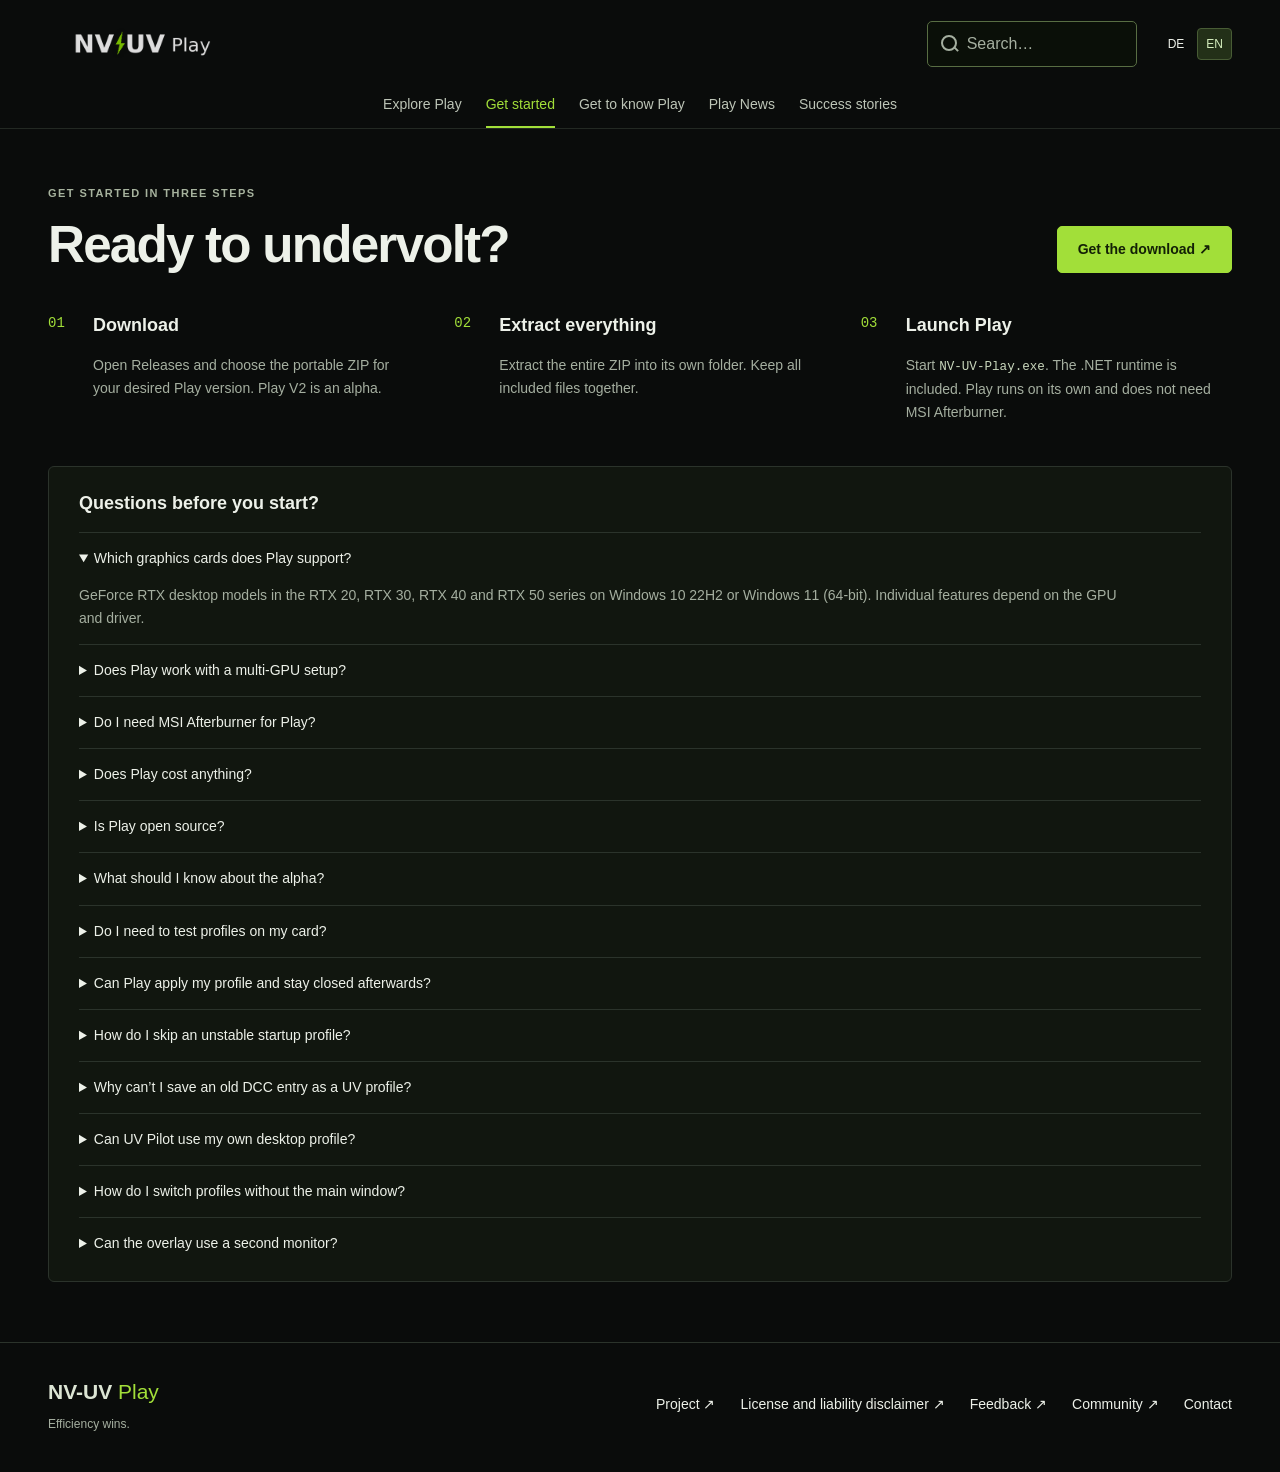
<file: get-started.html>
<!doctype html>
<html lang="en">
<head>
  <meta charset="utf-8">
  <meta name="viewport" content="width=device-width, initial-scale=1">
  <meta name="description" content="Get started with NV-UV Play: download, installation, supported GPUs and frequently asked questions.">
  <meta name="theme-color" content="#0a0c0b">
  <title>Get started | NV-UV Play</title>
  <link rel="alternate" hreflang="de" href="loslegen.html">
  <link rel="alternate" hreflang="en" href="get-started.html">
  <link rel="icon" type="image/png" href="assets/wordmark.png">
  <link rel="stylesheet" href="styles.css?v=20261015-v2.1.2">
  <link rel="stylesheet" href="site-search.css?v=20261022-inline">
  <script src="guide.en.js?v=20261015-v2.1.2" defer></script>
  <script src="guide.ui.en.js?v=20261015-v2.1.2" defer></script>
  <script src="guide-app.js?v=20261021-search" defer></script>
  <script src="site-navigation.js?v=20261015-v2.1.2" defer></script>
  <script src="site-search.js?v=20261022-inline" defer></script>
</head>
<body data-page="start">
<a class="skip-link" href="#top">Skip to content</a>
<header class="site-header wrap">
  <a class="brand" href="en.html" aria-label="NV-UV Play home"><img src="assets/wordmark.png" width="188" height="56" alt="NV-UV Play"></a>
  <nav aria-label="Main navigation"><a href="en.html">Explore Play</a><a href="get-started.html" aria-current="page">Get started</a><a href="features.html">Get to know Play</a><a href="news.html">Play News</a><a href="success-stories.html">Success stories</a></nav>
  <div class="header-actions"><div class="language-switch" aria-label="Language"><a href="loslegen.html" lang="de" hreflang="de" aria-label="Zu Deutsch wechseln" data-language-switch>DE</a><span lang="en" aria-current="page">EN</span></div></div>
</header>
<main id="top">
  <section class="start-section wrap" id="start" aria-labelledby="start-title">
    <div class="section-heading"><div><p class="eyebrow">GET STARTED IN THREE STEPS</p><h1 id="start-title">Ready to undervolt?</h1></div><a class="button primary" href="https://github.com/christianp403-spec/NV-UV-Play/releases" target="_blank" rel="noopener noreferrer">Get the download ↗</a></div>
    <div class="install-steps"><article><span>01</span><h3>Download</h3><p>Open Releases and choose the portable ZIP for your desired Play version. Play V2 is an alpha.</p></article><article><span>02</span><h3>Extract everything</h3><p>Extract the entire ZIP into its own folder. Keep all included files together.</p></article><article><span>03</span><h3>Launch Play</h3><p>Start <code>NV-UV-Play.exe</code>. The .NET runtime is included. Play runs on its own and does not need MSI Afterburner.</p></article></div>
    <section class="requirements" id="faq" aria-labelledby="faq-title">
      <h3 id="faq-title">Questions before you start?</h3>
      <details open><summary>Which graphics cards does Play support?</summary><p>GeForce RTX desktop models in the RTX 20, RTX 30, RTX 40 and RTX 50 series on Windows 10 22H2 or Windows 11 (64-bit). Individual features depend on the GPU and driver.</p></details>
      <details><summary>Does Play work with a multi-GPU setup?</summary><p>Do you have more than one GeForce graphics card in your PC? Yes, Play lets you select a target GPU. Under Settings → NVIDIA GPU for Play, choose the card you want Play to control. Save the selection and restart Play.</p><p><strong>Profiles, readings and DCC Automatic use the selected card.</strong> The limitation applies to the separate <strong>DCC NVIDIA Experimental mode (Power Efficiency Mode)</strong>, which currently requires a single NVIDIA GPU. The Voltage Step Scanner has the same restriction.</p><p>Selecting a GPU in Play does not change the GPU used by a game or Lossless Scaling. Full multi-GPU hardware validation is still pending.</p></details>
      <details><summary>Do I need MSI Afterburner for Play?</summary><p>No. NV-UV is the companion app for MSI Afterburner. NV-UV Play is a standalone application and does not require Afterburner. Use Play separately from MSI Afterburner for GPU tuning.</p></details>
      <details><summary>Does Play cost anything?</summary><p>No. NV-UV Play is free of charge.</p></details>
      <details><summary>Is Play open source?</summary><p>NV-UV Play is currently not open source. Please refer to the included license notices for terms of use and further licensing questions.</p></details>
      <details><summary>What should I know about the alpha?</summary><p>So far, I have personally verified Play on Blackwell (RTX 50). The community has also confirmed compatibility with Ada (RTX 40) and Ampere (RTX 30).</p><p>RTX 20 remains experimental. Multi-GPU hardware tests are still pending. New hardware writes, such as experimental voltage settings and fan control, have not been comprehensively validated.</p><p>The overlay supports desktop, windowed and borderless modes. Exclusive fullscreen has not been supported since v2.0.8.</p></details>
      <details><summary>Do I need to test profiles on my card?</summary><p>The included presets are based on relatively conservative community profiles. However, instability or crashes can still occur, particularly with <strong>Performance and Max</strong>. Every GPU chip is different, and stability requirements can vary from game to game.</p><p>The <strong>Stabilizer is enabled by default</strong> when you first start Play. Please keep it enabled while getting familiar with your card’s stability. When it detects a GPU driver crash, it adjusts the affected profile step by step.</p><p>Based on experience so far, one or two corrections are often enough to reach stable settings. Some cards and games may require further adjustments, and stability in one game does not guarantee stability in every game.</p><p>After a successful Stabilizer correction, Play displays a message in the main window showing what changed.</p></details>
      <details><summary>Can Play apply my profile and stay closed afterwards?</summary><p>In v2.0.10: save a profile, right-click <strong>Use as startup profile</strong> and leave normal Play Autostart off if desired. At Windows sign-in, the short startup process waits 15 seconds, applies the profile and exits. DCC and other ongoing automatic features still need Play running.</p></details>
      <details><summary>How do I skip an unstable startup profile?</summary><p>Hold <strong>Shift while signing in to Windows</strong>. Automatic Play startup is skipped for that sign-in. You can then open Play manually and change the startup profile. This does not reset a curve that has already been applied.</p></details>
      <details><summary>Why can’t I save an old DCC entry as a UV profile?</summary><p>The new export feature needs the curve and settings recorded during learning. Older entries may lack them. Select only the affected entry, reset it, click Apply and play again with DCC. Existing learned clocks remain usable without export.</p></details>
      <details><summary>Can UV Pilot use my own desktop profile?</summary><p>UV Pilot uses Stock on the desktop by default. Choose your own desktop profile in Game override & presets. Play returns to it after the game ends. Game override remains independent.</p></details>
      <details><summary>How do I switch profiles without the main window?</summary><p>Switch with Ctrl + Alt + Page Up/Down or the tray menu. Both use occupied slots 1 to 6 by default. Advanced options lets you change shortcuts and include all saved profiles.</p></details>
      <details><summary>Can the overlay use a second monitor?</summary><p>Choose a display under Overlay settings → Display → Monitor. Show game readings on a second screen. If it disconnects, Play uses the primary monitor and remembers your choice.</p></details>
    </section>
  </section>
</main>
<footer class="site-footer wrap"><div><strong>NV-UV <span>Play</span></strong><p>Efficiency wins.</p></div><div class="footer-links"><a href="https://github.com/christianp403-spec/NV-UV-Play" target="_blank" rel="noopener noreferrer">Project ↗</a><a href="https://github.com/christianp403-spec/NV-UV-Play/blob/main/LICENSE.txt" target="_blank" rel="noopener noreferrer">License and liability disclaimer ↗</a><a href="https://github.com/christianp403-spec/NV-UV-Play/issues" target="_blank" rel="noopener noreferrer">Feedback ↗</a><a href="https://extreme.pcgameshardware.de/threads/nv-uv-play.674754/" target="_blank" rel="noopener noreferrer">Community ↗</a><button type="button" id="open-contact" aria-haspopup="dialog" aria-controls="contact-dialog">Contact</button></div></footer>
<dialog id="contact-dialog" aria-labelledby="contact-title"><div class="dialog-chrome"><h2 id="contact-title">Contact</h2><button type="button" id="close-contact" aria-label="Close contact window" autofocus>×</button></div><div class="contact-body"><p>NV-UV Play is currently a personal project.</p><p>by Christian Papaioannou</p><p>You can reach me at this email address:<br><a href="mailto:christian.papaioannou@protonmail.com">christian.papaioannou@protonmail.com</a></p><div class="project-support"><h3>Would you like to support the project?</h3><div class="support-links"><a href="https://paypal.me/christianpapaioannou" target="_blank" rel="noopener noreferrer">PayPal ↗</a><a href="https://ko-fi.com/chrispapa" target="_blank" rel="noopener noreferrer">Ko-fi ↗</a></div></div></div></dialog>
<dialog id="feature-dialog" aria-labelledby="dialog-title"><div class="dialog-chrome"><button id="back-dialog" class="quiet" aria-label="Back to the previous feature" hidden>← Back</button><h2 id="dialog-title"></h2><button id="close-dialog" aria-label="Close window" autofocus>×</button></div><div id="dialog-body"></div></dialog>
<div id="control-tooltip" popover="manual" role="dialog" aria-labelledby="tooltip-title" aria-describedby="tooltip-copy"><button id="close-tooltip" aria-label="Close explanation">×</button><p class="eyebrow">QUICK EXPLANATION</p><h3 id="tooltip-title"></h3><p id="tooltip-copy"></p><button class="text-link" id="tooltip-more" hidden>More about this feature ↗</button></div>
<noscript><p class="noscript">Enable JavaScript for clickable original windows and feature categories. Text, language selection and download links work without JavaScript.</p></noscript>
</body>
</html>
</file>
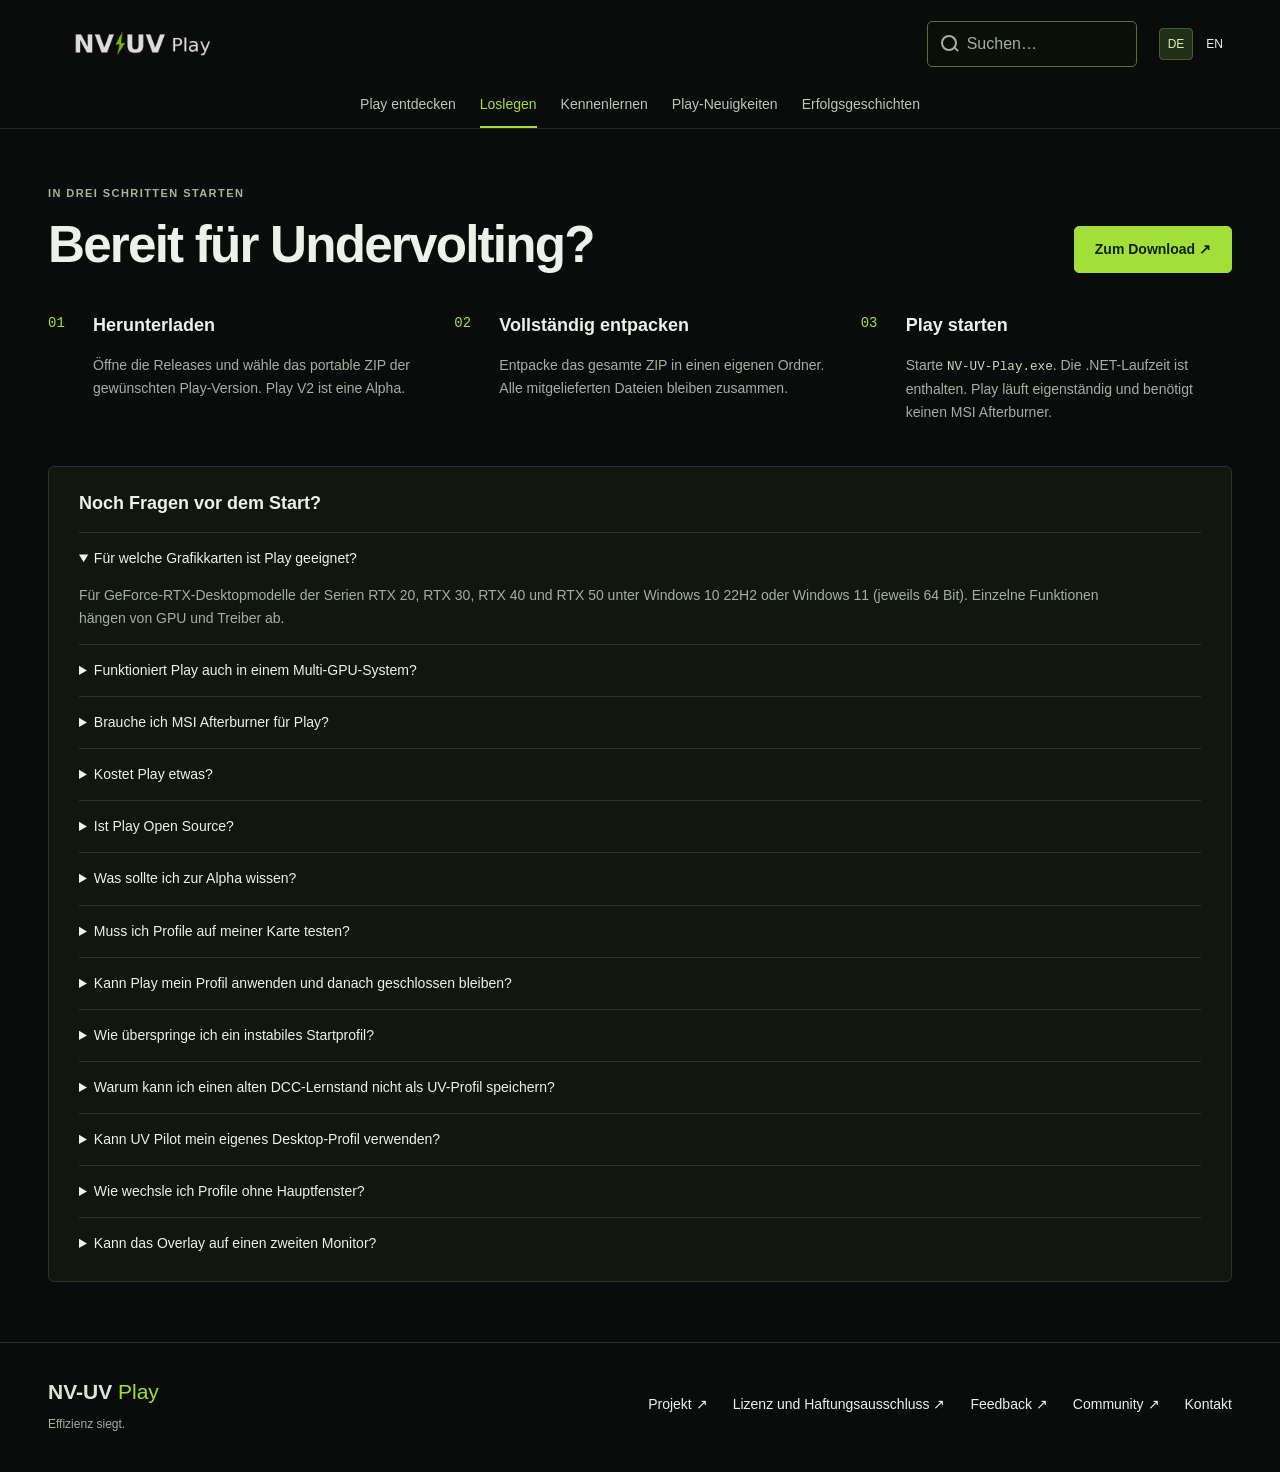
<file: loslegen.html>
<!doctype html>
<html lang="de">
<head>
  <meta charset="utf-8">
  <meta name="viewport" content="width=device-width, initial-scale=1">
  <meta name="description" content="Mit NV-UV Play loslegen: Download, Einrichtung, unterstützte GPUs und häufige Fragen.">
  <meta name="theme-color" content="#0a0c0b">
  <title>Loslegen | NV-UV Play</title>
  <link rel="alternate" hreflang="de" href="loslegen.html">
  <link rel="alternate" hreflang="en" href="get-started.html">
  <link rel="icon" type="image/png" href="assets/wordmark.png">
  <link rel="stylesheet" href="styles.css?v=20261015-v2.1.2">
  <link rel="stylesheet" href="site-search.css?v=20261022-inline">
  <script src="guide.de.js?v=20261015-v2.1.2" defer></script>
  <script src="guide-app.js?v=20261021-search" defer></script>
  <script src="site-navigation.js?v=20261015-v2.1.2" defer></script>
  <script src="site-search.js?v=20261022-inline" defer></script>
</head>
<body data-page="start">
<a class="skip-link" href="#top">Zum Inhalt</a>
<header class="site-header wrap">
  <a class="brand" href="index.html" aria-label="NV-UV Play Startseite"><img src="assets/wordmark.png" width="188" height="56" alt="NV-UV Play"></a>
  <nav aria-label="Hauptnavigation"><a href="index.html">Play entdecken</a><a href="loslegen.html" aria-current="page">Loslegen</a><a href="funktionen.html">Kennenlernen</a><a href="neuigkeiten.html">Play-Neuigkeiten</a><a href="erfolgsgeschichten.html">Erfolgsgeschichten</a></nav>
  <div class="header-actions"><div class="language-switch" aria-label="Sprache"><span lang="de" aria-current="page">DE</span><a href="get-started.html" lang="en" hreflang="en" aria-label="Switch to English" data-language-switch>EN</a></div></div>
</header>
<main id="top">
  <section class="start-section wrap" id="start" aria-labelledby="start-title">
    <div class="section-heading"><div><p class="eyebrow">IN DREI SCHRITTEN STARTEN</p><h1 id="start-title">Bereit für Undervolting?</h1></div><a class="button primary" href="https://github.com/christianp403-spec/NV-UV-Play/releases" target="_blank" rel="noopener noreferrer">Zum Download ↗</a></div>
    <div class="install-steps"><article><span>01</span><h3>Herunterladen</h3><p>Öffne die Releases und wähle das portable ZIP der gewünschten Play-Version. Play V2 ist eine Alpha.</p></article><article><span>02</span><h3>Vollständig entpacken</h3><p>Entpacke das gesamte ZIP in einen eigenen Ordner. Alle mitgelieferten Dateien bleiben zusammen.</p></article><article><span>03</span><h3>Play starten</h3><p>Starte <code>NV-UV-Play.exe</code>. Die .NET-Laufzeit ist enthalten. Play läuft eigenständig und benötigt keinen MSI Afterburner.</p></article></div>
    <section class="requirements" id="faq" aria-labelledby="faq-title">
      <h3 id="faq-title">Noch Fragen vor dem Start?</h3>
      <details open><summary>Für welche Grafikkarten ist Play geeignet?</summary><p>Für GeForce-RTX-Desktopmodelle der Serien RTX 20, RTX 30, RTX 40 und RTX 50 unter Windows 10 22H2 oder Windows 11 (jeweils 64 Bit). Einzelne Funktionen hängen von GPU und Treiber ab.</p></details>
      <details><summary>Funktioniert Play auch in einem Multi-GPU-System?</summary><p>Du hast mehr als eine GeForce-Grafikkarte in deinem PC? Ja, Play unterstützt die Auswahl einer Ziel-GPU. Unter Settings → NVIDIA GPU for Play wählst du die Karte, die Play verwenden soll. Speichere die Auswahl und starte Play neu.</p><p><strong>Profile, Messwerte und DCC Automatic verwenden die ausgewählte Karte.</strong> Die Einschränkung betrifft den separaten <strong>DCC-Modus NVIDIA Experimental (Power Efficiency Mode)</strong>: Dieser benötigt derzeit eine einzelne NVIDIA-GPU. Das gilt auch für den Voltage Step Scanner.</p><p>Die Auswahl in Play ändert nicht die GPU-Zuordnung eines Spiels oder von Lossless Scaling. Die vollständige Multi-GPU-Hardwareprüfung steht noch aus.</p></details>
      <details><summary>Brauche ich MSI Afterburner für Play?</summary><p>Nein. NV-UV ist die Companion-App zu MSI Afterburner. NV-UV Play ist eine eigenständige Anwendung und benötigt Afterburner nicht. Verwende Play für das GPU-Tuning getrennt von MSI Afterburner.</p></details>
      <details><summary>Kostet Play etwas?</summary><p>Nein. NV-UV Play ist kostenlos.</p></details>
      <details><summary>Ist Play Open Source?</summary><p>Aktuell ist NV-UV Play nicht Open Source. Für die Nutzungsbedingungen und weitere Lizenzfragen beachte bitte die mitgelieferten Lizenzhinweise.</p></details>
      <details><summary>Was sollte ich zur Alpha wissen?</summary><p>Bisher habe ich Play auf Blackwell (RTX 50) selbst verifiziert. Die Community hat mir außerdem die Kompatibilität mit Ada (RTX 40) und Ampere (RTX 30) bestätigt.</p><p>RTX 20 bleibt experimentell. Multi-GPU-Hardwaretests stehen noch aus. Neue Hardware-Schreibzugriffe, etwa bei experimentellen Spannungswerten und der Lüftersteuerung, sind nicht umfassend validiert.</p><p>Das Overlay unterstützt Desktop, Fenster und randlose Fenster. Exklusives Vollbild wird seit v2.0.8 nicht mehr unterstützt.</p></details>
      <details><summary>Muss ich Profile auf meiner Karte testen?</summary><p>Die vorgefertigten Presets basieren auf eher konservativ gewählten Community-Profilen. Trotzdem kann es insbesondere bei <strong>Performance und Max</strong> zu Instabilitäten oder Abstürzen kommen. Jeder GPU-Chip ist unterschiedlich, und auch die Anforderungen unterscheiden sich von Spiel zu Spiel.</p><p>Beim ersten Start von Play ist der <strong>Stabilizer bereits aktiviert</strong>. Lass ihn gerade in der Anfangszeit eingeschaltet. Bei einem erkannten GPU-Treiberabsturz passt er das betroffene Profil schrittweise an deine Karte an.</p><p>Nach bisherigen Erfahrungen sind häufig ein bis zwei Korrekturen nach einem Absturz nötig, bis ein Preset stabil läuft. Je nach Karte und Spiel können weitere Anpassungen erforderlich sein. Stabilität in einem Spiel garantiert sie nicht in jedem anderen.</p><p>Play zeigt nach einer erfolgreichen Stabilizer-Korrektur direkt im Hauptfenster an, was angepasst wurde. So siehst du, dass der Stabilizer eingegriffen hat.</p></details>
      <details><summary>Kann Play mein Profil anwenden und danach geschlossen bleiben?</summary><p>Ab v2.0.10: Profil speichern, per Rechtsklick <strong>Use as startup profile</strong> wählen und normalen Play-Autostart bei Bedarf ausschalten. Bei der Windows-Anmeldung wartet der kurze Startprozess 15 Sekunden, wendet das Profil an und beendet sich. DCC und andere laufende Automatikfunktionen benötigen weiterhin Play.</p></details>
      <details><summary>Wie überspringe ich ein instabiles Startprofil?</summary><p>Halte <strong>Shift beim Windows-Anmelden</strong> gedrückt. Der automatische Play-Start wird für diese Anmeldung übersprungen. Danach kannst du Play manuell öffnen und das Startprofil ändern. Das ist kein nachträglicher Reset einer bereits angewendeten Kurve.</p></details>
      <details><summary>Warum kann ich einen alten DCC-Lernstand nicht als UV-Profil speichern?</summary><p>Für die neue Exportfunktion braucht Play die zum Lernen gespeicherte Kurve und Einstellungen. Bei älteren Einträgen können diese fehlen. Wähle nur den betroffenen Eintrag, setze ihn zurück, klicke Apply und spiele erneut mit DCC. Reine Lerntakte bleiben auch ohne Export nutzbar.</p></details>
      <details><summary>Kann UV Pilot mein eigenes Desktop-Profil verwenden?</summary><p>UV Pilot verwendet standardmäßig Stock auf dem Desktop. Unter Game override & presets kannst du ein eigenes Desktop-Profil wählen. Nach Spielende kehrt Play dorthin zurück. Der Game override bleibt davon unabhängig.</p></details>
      <details><summary>Wie wechsle ich Profile ohne Hauptfenster?</summary><p>Mit Strg + Alt + Bild auf/ab oder dem Tray-Menü wechseln. Beide verwenden standardmäßig belegte Plätze 1 bis 6. Unter Advanced options kannst du die Tastenkürzel ändern und alle gespeicherten Profile einbeziehen.</p></details>
      <details><summary>Kann das Overlay auf einen zweiten Monitor?</summary><p>Unter Overlay settings → Display → Monitor einen Bildschirm auswählen. So kannst du Spielwerte auf einem zweiten Monitor anzeigen. Beim Trennen nutzt Play den Hauptmonitor und merkt sich deine Auswahl.</p></details>
    </section>
  </section>
</main>
<footer class="site-footer wrap"><div><strong>NV-UV <span>Play</span></strong><p>Effizienz siegt.</p></div><div class="footer-links"><a href="https://github.com/christianp403-spec/NV-UV-Play" target="_blank" rel="noopener noreferrer">Projekt ↗</a><a href="https://github.com/christianp403-spec/NV-UV-Play/blob/main/LICENSE.txt" target="_blank" rel="noopener noreferrer">Lizenz und Haftungsausschluss ↗</a><a href="https://github.com/christianp403-spec/NV-UV-Play/issues" target="_blank" rel="noopener noreferrer">Feedback ↗</a><a href="https://extreme.pcgameshardware.de/threads/nv-uv-play.674754/" target="_blank" rel="noopener noreferrer">Community ↗</a><button type="button" id="open-contact" aria-haspopup="dialog" aria-controls="contact-dialog">Kontakt</button></div></footer>
<dialog id="contact-dialog" aria-labelledby="contact-title"><div class="dialog-chrome"><h2 id="contact-title">Kontakt</h2><button type="button" id="close-contact" aria-label="Kontaktfenster schließen" autofocus>×</button></div><div class="contact-body"><p>Bei NV-UV Play handelt es sich aktuell um ein privates Projekt.</p><p>by Christian Papaioannou</p><p>Zu erreichen bin ich unter der E-Mail-Adresse:<br><a href="mailto:christian.papaioannou@protonmail.com">christian.papaioannou@protonmail.com</a></p><div class="project-support"><h3>Du möchtest das Projekt unterstützen?</h3><div class="support-links"><a href="https://paypal.me/christianpapaioannou" target="_blank" rel="noopener noreferrer">PayPal ↗</a><a href="https://ko-fi.com/chrispapa" target="_blank" rel="noopener noreferrer">Ko-fi ↗</a></div></div></div></dialog>
<dialog id="feature-dialog" aria-labelledby="dialog-title"><div class="dialog-chrome"><button id="back-dialog" class="quiet" aria-label="Zur vorherigen Funktion" hidden>← Zurück</button><h2 id="dialog-title"></h2><button id="close-dialog" aria-label="Fenster schließen" autofocus>×</button></div><div id="dialog-body"></div></dialog>
<div id="control-tooltip" popover="manual" role="dialog" aria-labelledby="tooltip-title" aria-describedby="tooltip-copy"><button id="close-tooltip" aria-label="Erklärung schließen">×</button><p class="eyebrow">KURZ ERKLÄRT</p><h3 id="tooltip-title"></h3><p id="tooltip-copy"></p><button class="text-link" id="tooltip-more" hidden>Mehr zu dieser Funktion ↗</button></div>
<noscript><p class="noscript">Aktiviere JavaScript für die klickbaren Originalfenster und Funktionskategorien. Texte und Download-Links funktionieren auch ohne JavaScript.</p></noscript>
</body>
</html>
</file>
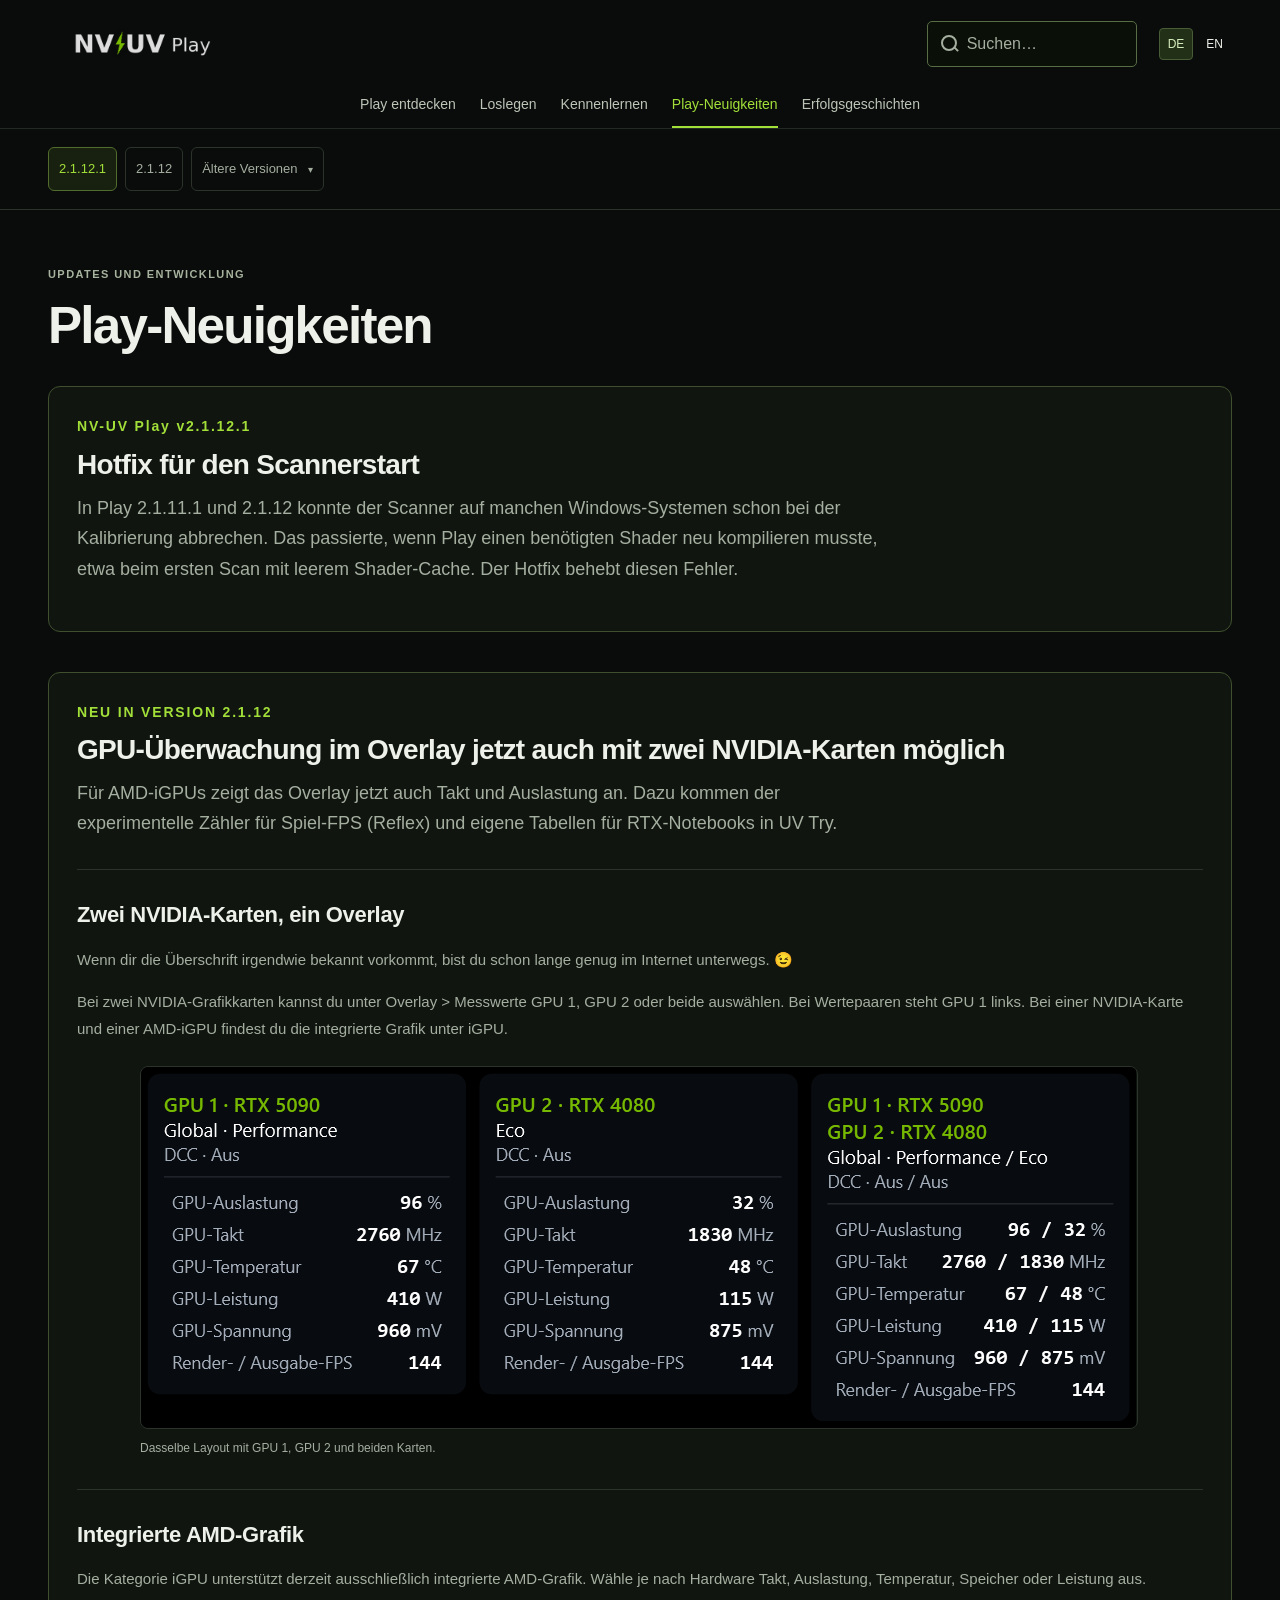
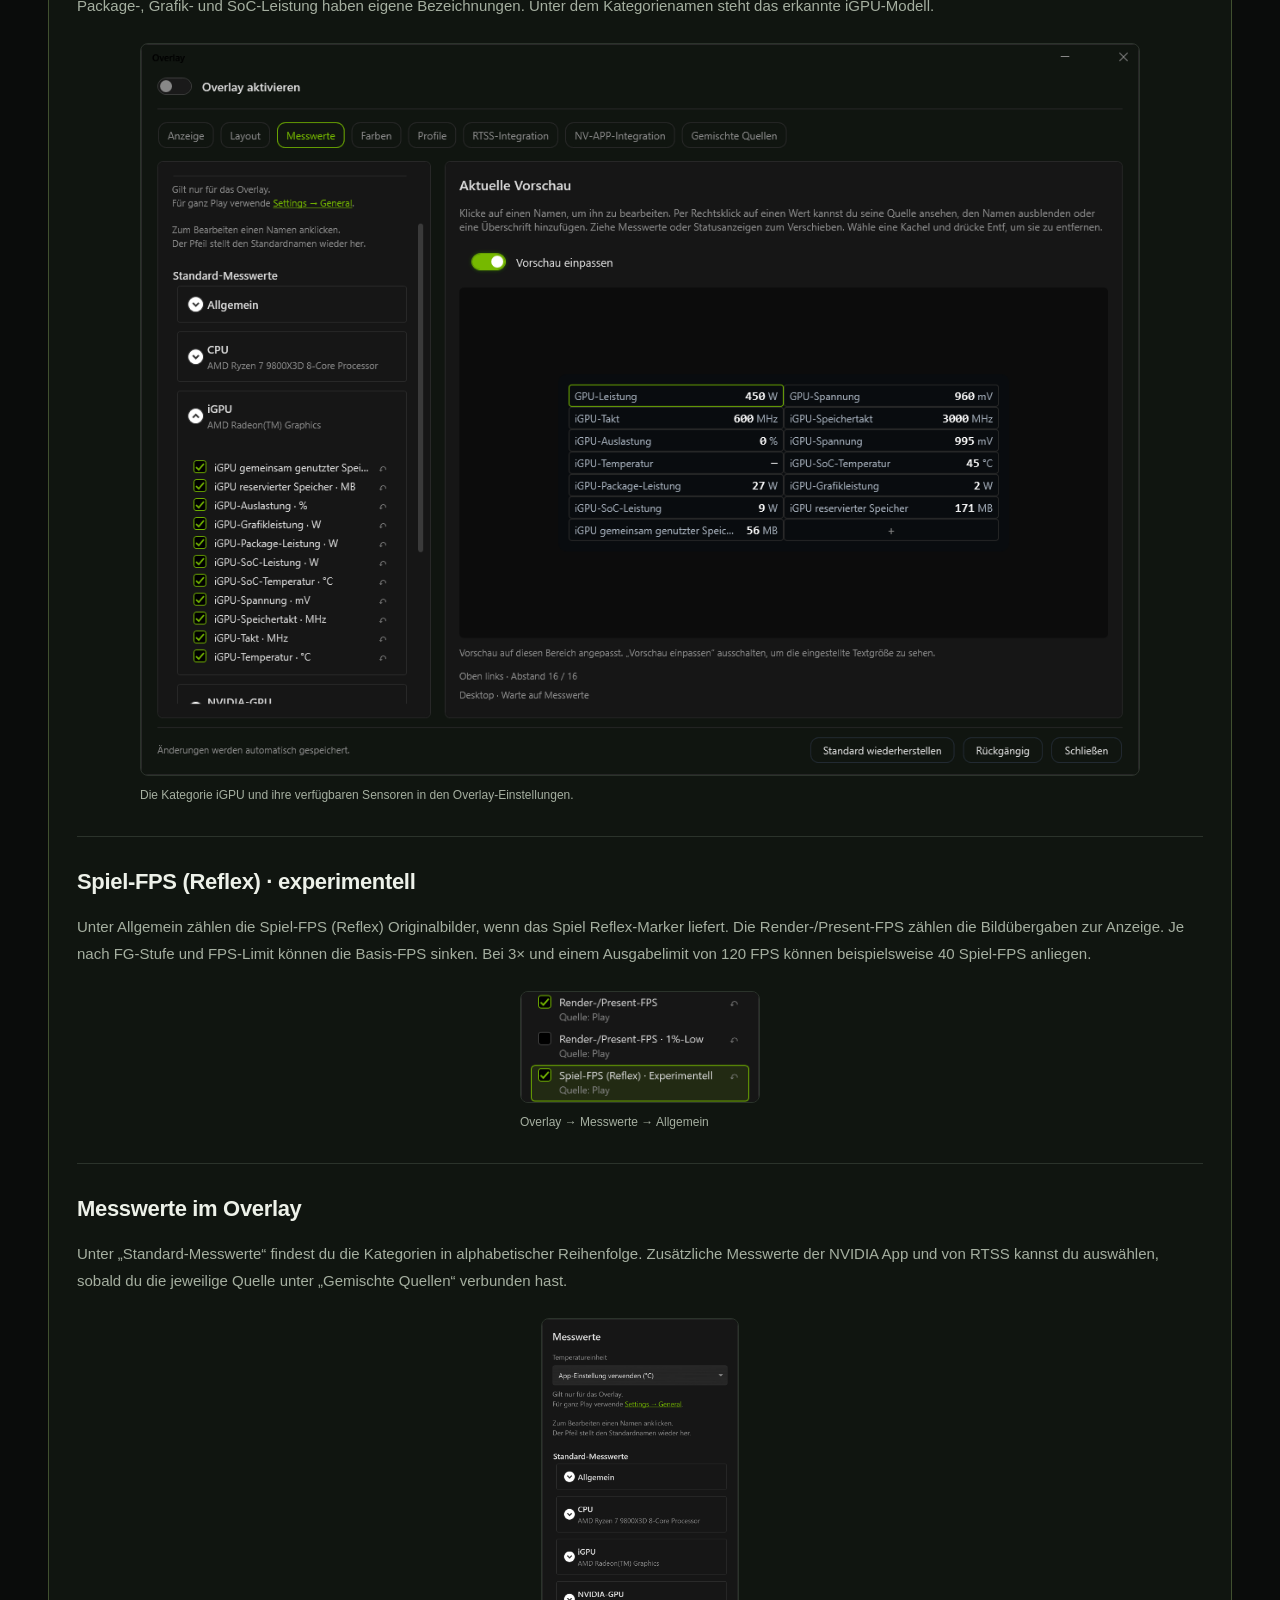
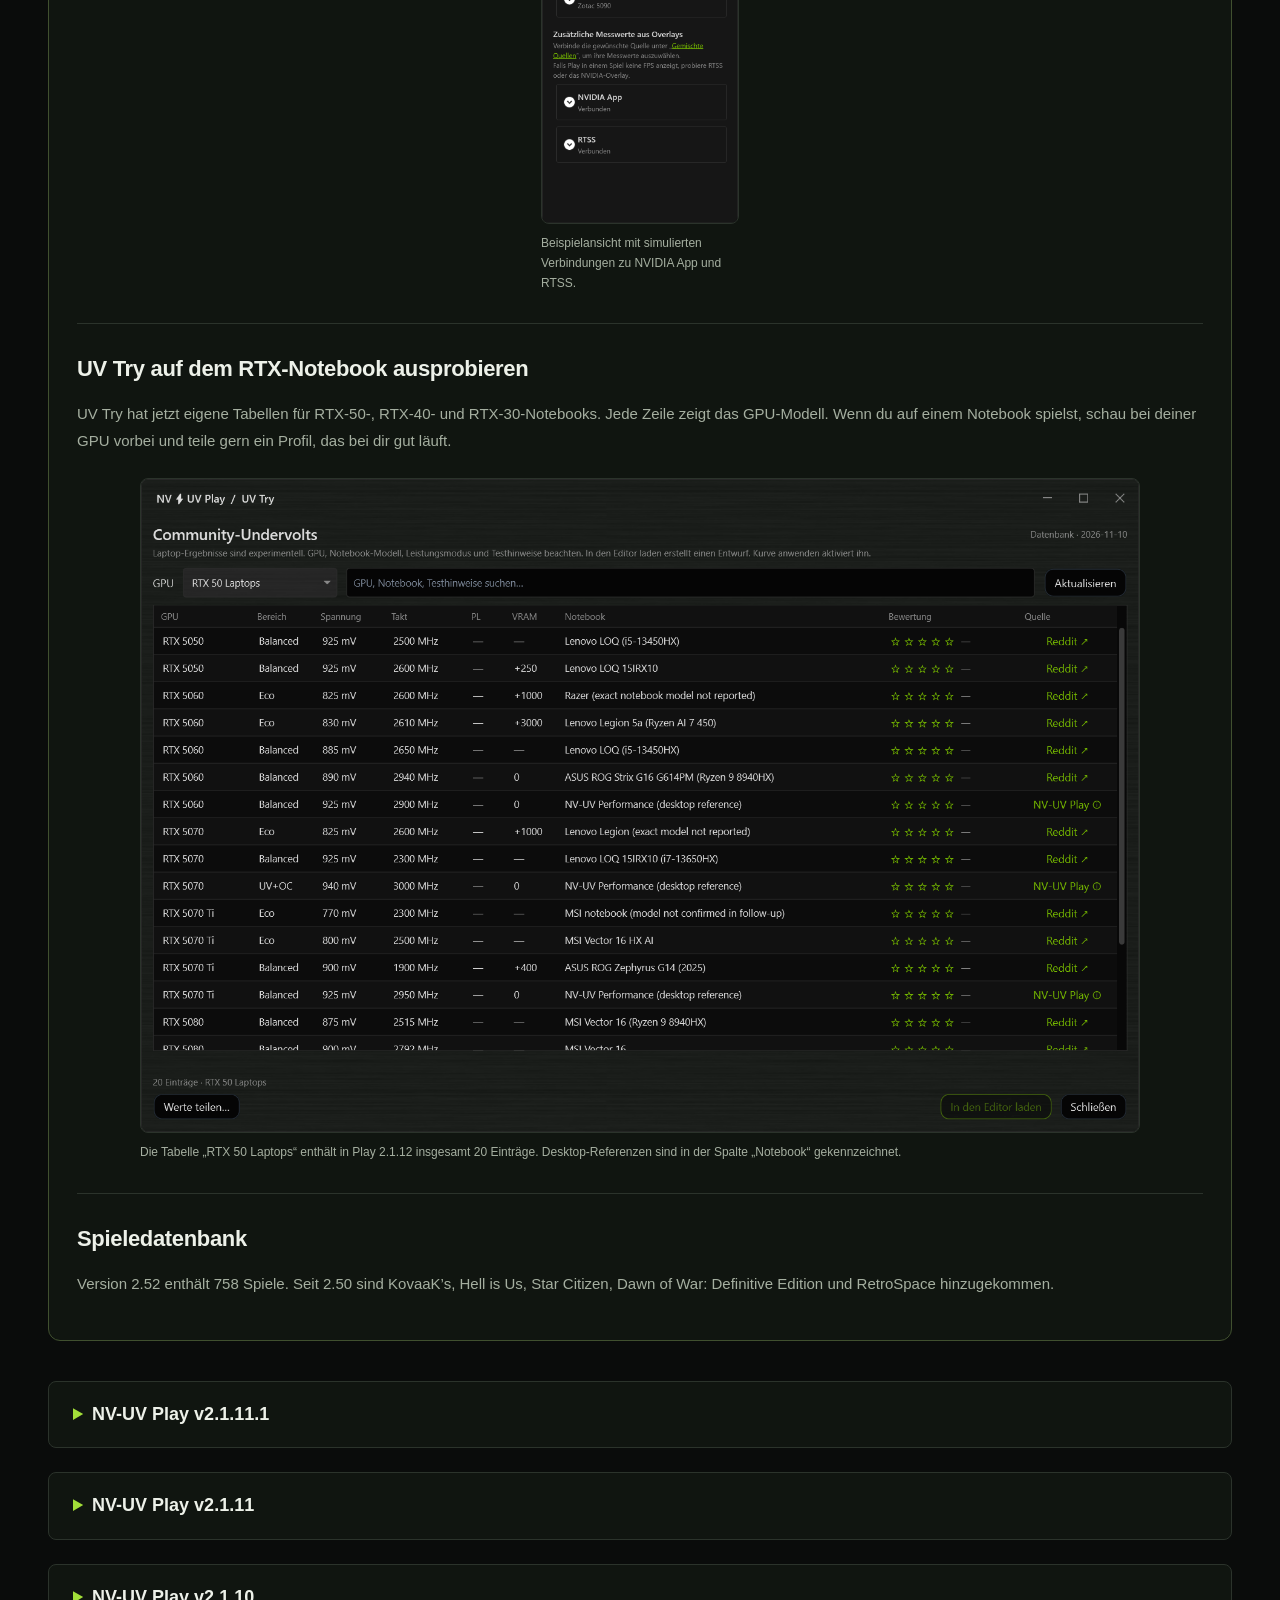
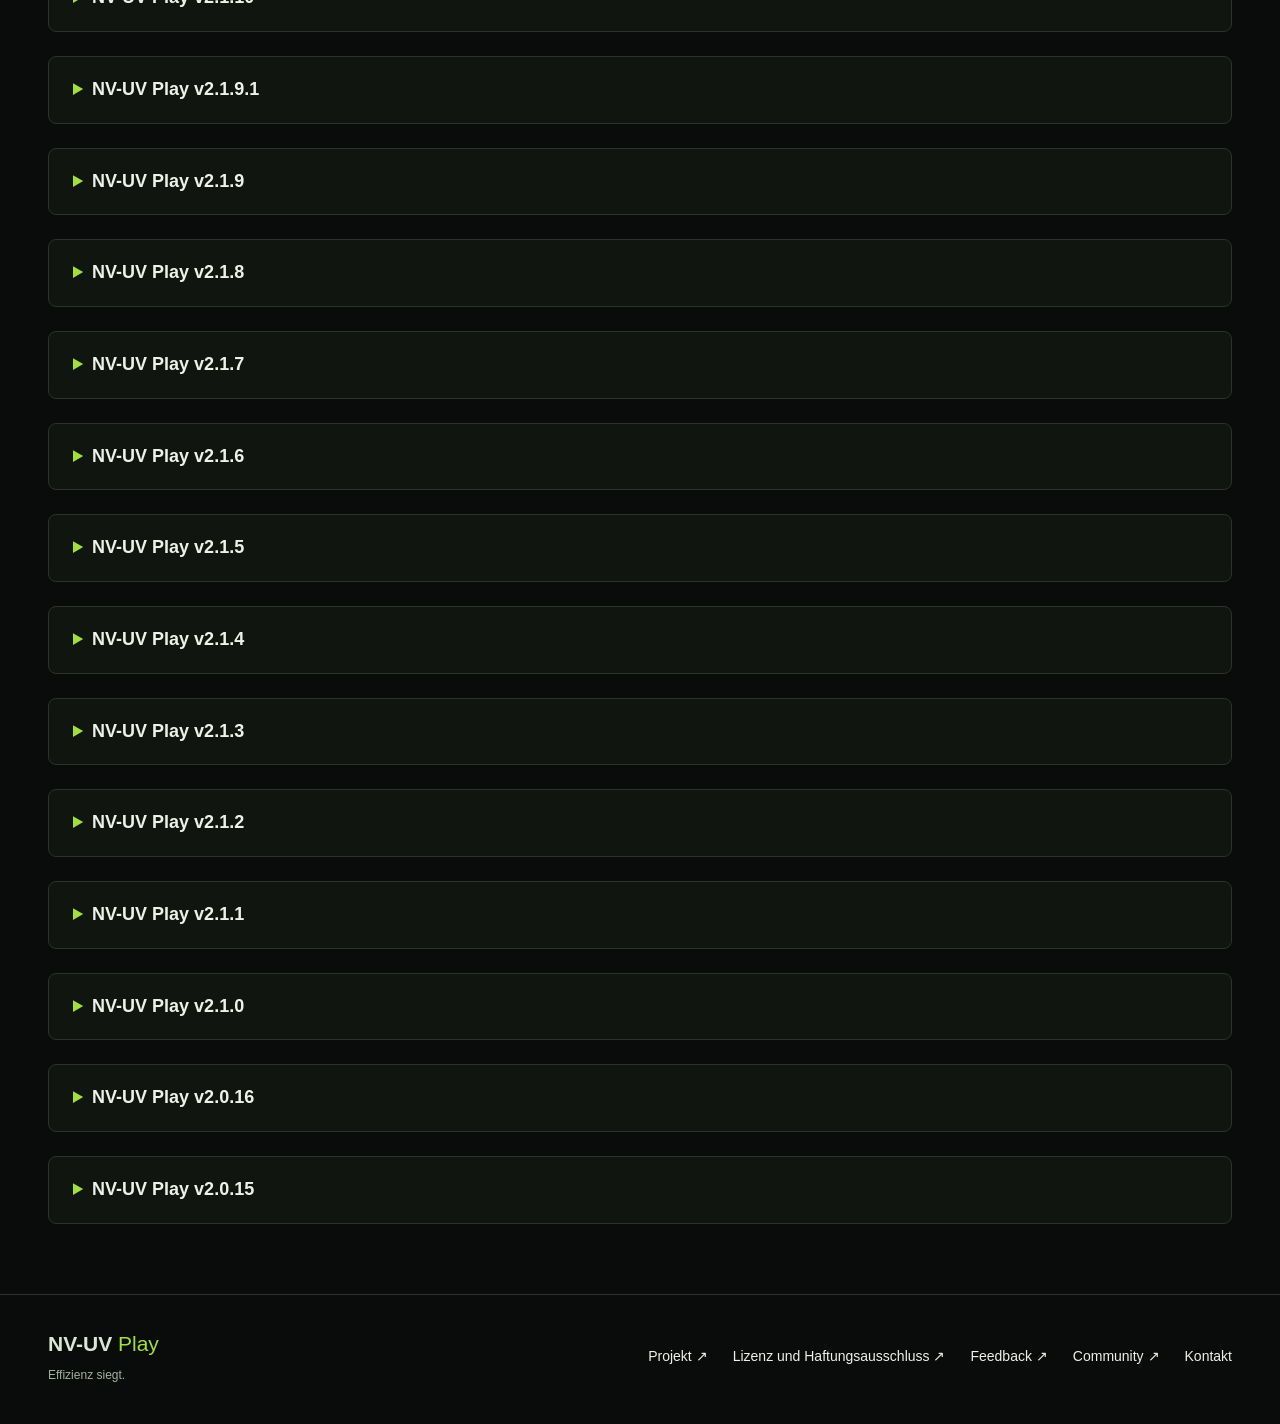
<file: neuigkeiten.html>
<!doctype html>
<html lang="de">
<head>
  <meta charset="utf-8">
  <meta name="viewport" content="width=device-width, initial-scale=1">
  <meta name="theme-color" content="#0a0c0b">
  <title>Play-Neuigkeiten | NV-UV Play</title>
  <link rel="alternate" hreflang="de" href="neuigkeiten.html">
  <link rel="alternate" hreflang="en" href="news.html">
  <link rel="icon" type="image/png" href="assets/wordmark.png">
  <meta name="description" content="NV-UV Play 2.1.12.1 · Hotfix für den Scannerstart">
  <link rel="stylesheet" href="styles.css?v=20261124-21121">
  <link rel="stylesheet" href="site-search.css?v=20261022-inline">
  <script src="guide.de.js?v=20261102-overlay-219" defer></script>
  <script src="guide-app.js?v=20261021-search" defer></script>
  <script src="site-navigation.js?v=20261108-news-2110-nav" defer></script>
  <script src="site-search.js?v=20261022-inline" defer></script>
</head>
<body data-page="news">
<a class="skip-link" href="#top">Zum Inhalt</a>
<header class="site-header wrap">
  <a class="brand" href="index.html" aria-label="NV-UV Play Startseite"><img src="assets/wordmark.png" width="188" height="56" alt="NV-UV Play"></a>
  <nav aria-label="Hauptnavigation"><a href="index.html">Play entdecken</a><a href="loslegen.html">Loslegen</a><a href="funktionen.html">Kennenlernen</a><a href="neuigkeiten.html" aria-current="page">Play-Neuigkeiten</a><a href="erfolgsgeschichten.html">Erfolgsgeschichten</a></nav>
  <div class="header-actions"><div class="language-switch" aria-label="Sprache"><span lang="de" aria-current="page">DE</span><a href="news.html" lang="en" hreflang="en" aria-label="Switch to English" data-language-switch>EN</a></div></div>
</header>
<main id="top">
  <nav class="section-nav news-version-nav wrap" aria-label="Versionen">
    <a href="#updates-21121">2.1.12.1</a>
    <a href="#updates-2112">2.1.12</a>
    <details class="news-version-menu" data-news-version-menu>
      <summary>Ältere Versionen</summary>
      <ul class="news-version-list">
        <li><a href="#updates-21111">2.1.11.1</a></li>
        <li><a href="#updates-2111">2.1.11</a></li>
        <li><a href="#updates-2110">2.1.10</a></li>
        <li><a href="#updates-2191">2.1.9.1</a></li>
        <li><a href="#updates-219">2.1.9</a></li>
        <li><a href="#updates-218">2.1.8</a></li>
        <li><a href="#updates-217">2.1.7</a></li>
        <li><a href="#updates-216">2.1.6</a></li>
        <li><a href="#updates-215">2.1.5</a></li>
        <li><a href="#updates-214">2.1.4</a></li>
        <li><a href="#updates-213">2.1.3</a></li>
        <li><a href="#updates-212">2.1.2</a></li>
        <li><a href="#updates-211">2.1.1</a></li>
        <li><a href="#updates-210">2.1.0</a></li>
        <li><a href="#updates-2016">2.0.16</a></li>
        <li><a href="#updates-2015">2.0.15</a></li>
      </ul>
    </details>
  </nav>
  <section class="guide-section wrap" aria-labelledby="news-title">
    <div class="section-heading"><div><p class="eyebrow">UPDATES UND ENTWICKLUNG</p><h1 id="news-title">Play-Neuigkeiten</h1></div></div>
<section class="update-preview" id="updates-21121" aria-labelledby="update-21121-title">
  <p class="eyebrow">NV-UV Play v2.1.12.1</p>
  <h2 id="update-21121-title">Hotfix für den Scannerstart</h2>
  <p class="release-intro">In Play 2.1.11.1 und 2.1.12 konnte der Scanner auf manchen Windows-Systemen schon bei der Kalibrierung abbrechen. Das passierte, wenn Play einen benötigten Shader neu kompilieren musste, etwa beim ersten Scan mit leerem Shader-Cache. Der Hotfix behebt diesen Fehler.</p>
</section>

<section class="update-preview" id="updates-2112" aria-labelledby="update-2112-title">
  <p class="eyebrow">NEU IN VERSION 2.1.12</p>
  <h2 id="update-2112-title">GPU-Überwachung im Overlay jetzt auch mit zwei NVIDIA-Karten möglich</h2>
  <p class="release-intro">Für AMD-iGPUs zeigt das Overlay jetzt auch Takt und Auslastung an. Dazu kommen der experimentelle Zähler für Spiel-FPS (Reflex) und eigene Tabellen für RTX-Notebooks in UV Try.</p>
  <section class="release-feature-section" id="overlay-2112">
    <h3>Zwei NVIDIA-Karten, ein Overlay</h3>
    <p>Wenn dir die Überschrift irgendwie bekannt vorkommt, bist du schon lange genug im Internet unterwegs. 😉</p>
    <p>Bei zwei NVIDIA-Grafikkarten kannst du unter Overlay &gt; Messwerte GPU 1, GPU 2 oder beide auswählen. Bei Wertepaaren steht GPU 1 links. Bei einer NVIDIA-Karte und einer AMD-iGPU findest du die integrierte Grafik unter iGPU.</p>
    <figure class="release-wide-image"><a href="assets/play-dual-gpu-de-v2.1.12.png" target="_blank" rel="noopener"><img src="assets/play-dual-gpu-de-v2.1.12.png" width="996" height="361" loading="lazy" alt="Dasselbe Layout mit GPU 1, GPU 2 und beiden Karten."></a><figcaption>Dasselbe Layout mit GPU 1, GPU 2 und beiden Karten.</figcaption></figure>
  </section>
  <section class="release-feature-section" id="igpu-2112">
    <h3>Integrierte AMD-Grafik</h3>
    <p>Die Kategorie iGPU unterstützt derzeit ausschließlich integrierte AMD-Grafik. Wähle je nach Hardware Takt, Auslastung, Temperatur, Speicher oder Leistung aus. Package-, Grafik- und SoC-Leistung haben eigene Bezeichnungen. Unter dem Kategorienamen steht das erkannte iGPU-Modell.</p>
    <figure class="release-wide-image"><a href="assets/play-amd-igpu-de-v2.1.12.png" target="_blank" rel="noopener"><img src="assets/play-amd-igpu-de-v2.1.12.png" width="1160" height="850" loading="lazy" alt="Die Kategorie iGPU und ihre verfügbaren Sensoren in den Overlay-Einstellungen."></a><figcaption>Die Kategorie iGPU und ihre verfügbaren Sensoren in den Overlay-Einstellungen.</figcaption></figure>
  </section>
  <section class="release-feature-section" id="fps-2112">
    <h3>Spiel-FPS (Reflex) · experimentell</h3>
    <p>Unter Allgemein zählen die Spiel-FPS (Reflex) Originalbilder, wenn das Spiel Reflex-Marker liefert. Die Render-/Present-FPS zählen die Bildübergaben zur Anzeige. Je nach FG-Stufe und FPS-Limit können die Basis-FPS sinken. Bei 3× und einem Ausgabelimit von 120 FPS können beispielsweise 40 Spiel-FPS anliegen.</p>
    <figure class="release-wide-image"><a href="assets/play-reflex-fps-de-v2.1.12.png" target="_blank" rel="noopener"><img src="assets/play-reflex-fps-de-v2.1.12.png" width="534" height="247" loading="lazy" alt="Spiel-FPS (Reflex) und Render-/Present-FPS sind ausgewählt. Bei beiden steht „Quelle: Play“."></a><figcaption>Overlay → Messwerte → Allgemein</figcaption></figure>
  </section>
  <section class="release-feature-section" id="readings-2112">
    <h3>Messwerte im Overlay</h3>
    <p>Unter „Standard-Messwerte“ findest du die Kategorien in alphabetischer Reihenfolge. Zusätzliche Messwerte der NVIDIA App und von RTSS kannst du auswählen, sobald du die jeweilige Quelle unter „Gemischte Quellen“ verbunden hast.</p>
    <figure class="release-wide-image"><a href="assets/play-readings-de-v2.1.12.png" target="_blank" rel="noopener"><img src="assets/play-readings-de-v2.1.12.png" width="636" height="1637" loading="lazy" alt="Messwerte mit den Kategorien Allgemein, CPU, iGPU und NVIDIA-GPU. Unter den zusätzlichen Messwerten zeigen NVIDIA App und RTSS jeweils „Verbunden“."></a><figcaption>Beispielansicht mit simulierten Verbindungen zu NVIDIA App und RTSS.</figcaption></figure>
  </section>
  <section class="release-feature-section" id="uvtry-2112">
    <h3>UV Try auf dem RTX-Notebook ausprobieren</h3>
    <p>UV Try hat jetzt eigene Tabellen für RTX-50-, RTX-40- und RTX-30-Notebooks. Jede Zeile zeigt das GPU-Modell. Wenn du auf einem Notebook spielst, schau bei deiner GPU vorbei und teile gern ein Profil, das bei dir gut läuft.</p>
    <figure class="release-wide-image"><a href="assets/play-uv-try-rtx50-de-v2.1.12.png" target="_blank" rel="noopener"><img src="assets/play-uv-try-rtx50-de-v2.1.12.png" width="1650" height="1080" loading="lazy" alt="UV Try mit ausgewählter Tabelle „RTX 50 Laptops“. Die Liste zeigt GPU, Spannung, Takt und Notebook-Modell."></a><figcaption>Die Tabelle „RTX 50 Laptops“ enthält in Play 2.1.12 insgesamt 20 Einträge. Desktop-Referenzen sind in der Spalte „Notebook“ gekennzeichnet.</figcaption></figure>
  </section>
  <section class="release-feature-section" id="games-2112">
    <h3>Spieledatenbank</h3>
    <p>Version 2.52 enthält 758 Spiele. Seit 2.50 sind KovaaK’s, Hell is Us, Star Citizen, Dawn of War: Definitive Edition und RetroSpace hinzugekommen.</p>
  </section>
</section>

<details class="news-archive">
  <summary>NV-UV Play v2.1.11.1</summary>
<section class="update-preview" id="updates-21111" aria-labelledby="update-21111-title">
  <p class="eyebrow">NV-UV Play v2.1.11.1</p>
  <h2 id="update-21111-title">Hotfix: Autostart und Scanner</h2>
  <ul>
    <li>Autostart-Probleme bei einigen Nutzern behoben.</li>
    <li>Fehler beim Kurvenaufbau behoben, die den Scannerstart verhindern konnten.</li>
    <li>Vollständig durchgelaufene, fehlerfreie Scans werden nicht mehr wegen Takt- oder Lastmesswerten abgelehnt.</li>
    <li>Scanner-Historie, erneute Prüfung und Punktoptimierung verbessert. Fehlermeldungen bleiben nach dem Löschen von Historieneinträgen im Log erhalten.</li>
</ul>
  <h3>Bereits in 2.1.11 enthalten</h3>
  <ul>
    <li>Overlay-Kacheln einzeln skalierbar und gespeicherte Layouts direkt auswählbar.</li>
    <li>CPU-Aufwand der NVIDIA-Ausgabe reduziert und Lücken im Frametime-Graphen behoben. Die NVIDIA-Verbindung bleibt beim Ausschalten des Play-Overlays erhalten.</li>
    <li>Gemeinsamer Laptops-Bereich in UV Try zum Teilen und Laden von Einstellungen.</li>
    <li>Skalierbare Fenster merken sich Position und Größe.</li>
    <li>Enthält Spieledatenbank 2.50 mit 753 Einträgen.</li>
</ul>
</section>

</details>

<details class="news-archive">
  <summary>NV-UV Play v2.1.11</summary>
<section class="update-preview" id="updates-2111" aria-labelledby="update-2111-title">
  <p class="eyebrow">NEU IN VERSION 2.1.11</p>
  <h2 id="update-2111-title">Kompaktere Overlays, Notebook-Werte teilen und zuverlässiger starten</h2>
  <p class="release-intro">Einzelne Overlay-Kacheln lassen sich unabhängig anpassen. UV Try bekommt einen gemeinsamen Laptops-Bereich. Dazu kommen Korrekturen bei NVIDIA-Ausgabe, Scanner und Autostart.</p>
  <nav class="release-topics" aria-label="Änderungen in Version 2.1.11"><a href="#overlay-2111">Overlay</a><a href="#laptops-2111">UV Try Laptops</a><a href="#startup-2111">Fenster und Autostart</a><a href="#scanner-2111">Scanner und Spiele</a></nav>
  <section class="release-feature-section" id="overlay-2111">
    <h3>Jede Kachel bekommt ihren Platz</h3>
    <p>Im Overlay unter <strong>Layout</strong> eine Kachel auswählen und ihre Breite und Mindesthöhe einzeln einstellen. So kann etwa der FPS-Wert schmal bleiben, während Takt und Einheit mehr Platz bekommen. Beim Verschieben bleiben die Maße am Messwert. Gespeicherte Layouts und JSON-Exporte enthalten die Einstellungen.</p>
    <figure class="release-wide-image"><a href="assets/play-cells-de-v2.1.11.png" target="_blank" rel="noopener"><img src="assets/play-cells-de-v2.1.11.png" width="1620" height="1275" loading="lazy" alt="Overlay-Editor mit unterschiedlich breiten Kacheln und Größenreglern für den ausgewählten Messwert"></a><figcaption>Breite und Mindesthöhe gelten für die ausgewählte Kachel. Beispiel mit simulierten Messwerten.</figcaption></figure>
    <p>Gespeicherte Overlay-Layouts werden direkt bei der Auswahl geladen. Die NVIDIA-Ausgabe vermeidet wiederholte Zeichenarbeit, ohne häufiger Messwerte abzufragen. Verzögert übertragene vorhandene Messpunkte verursachen keine künstlichen Lücken mehr im Frametime-Graphen.</p>
    <p><strong>Overlay aktivieren</strong> schaltet die Anzeige aus, hält aber die NVIDIA-Verbindung zum erneuten Einschalten bereit. Ein bewusstes Trennen der Verbindung bleibt davon unabhängig.</p>
    <p class="release-availability">Die NVIDIA-Integration bleibt experimentell. HDR-Farbabweichungen und fehlende Messwerte auf einzelnen Systemen werden weiter untersucht.</p>
  </section>
  <section class="release-feature-section" id="laptops-2111">
    <h3>Ein gemeinsamer Bereich für Notebook-Einstellungen</h3>
    <p>In <strong>UV Try → Laptops</strong> stehen Ampere, Ada und Blackwell gemeinsam zur Auswahl. Nach GPU oder Notebook suchen, Quelle und Testhinweise ansehen und passende Werte in den Kurveneditor laden. Dort entsteht zunächst ein Entwurf; erst <strong>Kurve anwenden</strong> aktiviert ihn. Eigene Einstellungen lassen sich zur Prüfung einreichen.</p>
    <figure class="release-wide-image"><a href="assets/play-laptops-de-v2.1.11.png" target="_blank" rel="noopener"><img src="assets/play-laptops-de-v2.1.11.png" width="1800" height="750" loading="lazy" alt="UV Try im gemeinsamen Laptops-Bereich mit Suche nach der RTX 5080 Laptop GPU und Quellenhinweisen"></a><figcaption>Beispielansicht mit Einträgen aus dem vorbereiteten Grundstock. Gleiche GPU-Namen bedeuten nicht automatisch gleiche Leistung oder Stabilität.</figcaption></figure>
    <p>Der Grundstock umfasst <strong>36 Community-Einstellungen für 18 GPU-Modelle</strong> sowie fünf ausdrücklich gekennzeichnete Blackwell-Desktop-Performance-Referenzen. Diese Referenzen sind auf Notebooks ungeprüft. Feste Notebook-Vorgaben werden damit nicht wieder eingeführt. Modell, Leistungsmodus, Kühlung und Testhinweise bleiben bei der Auswahl entscheidend.</p>
  </section>
  <section class="release-feature-section" id="startup-2111">
    <h3>Fenster bleiben dort, wo sie gebraucht werden</h3>
    <p>Skalierbare Play-Fenster merken sich Position und Größe. Der Kurveneditor öffnet sich auf Deutsch standardmäßig breiter.</p>
    <p>Die Autostart-Prüfung berücksichtigt jetzt auch deaktivierte Aufgaben und veraltete Programmpfade. Nach einem Umzug des portablen Ordners die neue Kopie einmal starten: Eine aktivierte Aufgabe mit fehlender alter EXE kann dann auf den neuen Pfad korrigiert werden. Eine deaktivierte Aufgabe bleibt aus, bis Autostart bewusst wieder eingeschaltet wird. Auch die Registrierung von Aufgaben wurde verbessert.</p>
  </section>
  <section class="release-feature-section" id="scanner-2111">
    <h3>Kurven korrekt übernehmen, Spiele besser erkennen</h3>
    <p>Der Kurvenaufbau des Scanners wurde für Profile mit einzelnen Kurvenpunkten korrigiert. Die getestete Kurve bleibt beim Speichern, Anwenden und im Stabilizer erhalten. Ein unter Last nicht eindeutig erreichter Zieltakt ist damit nicht automatisch behoben.</p>
    <p>Der Spielwunsch-Dialog erkennt bereits vorhandene EXEs und Aliase auch über verschiedene Launcher hinweg. Enthalten ist <strong>Spieledatenbank 2.50 mit 753 Einträgen</strong>, neu mit Warhammer 40,000: Dawn of War IV und einem zusätzlichen EXE-Alias für Where Winds Meet.</p>
  </section>
</section>
</details>

<details class="news-archive">
  <summary>NV-UV Play v2.1.10</summary>
<section class="update-preview" id="updates-2110" aria-labelledby="update-2110-title">
  <p class="eyebrow">NEU IN VERSION 2.1.10</p>
  <h2 id="update-2110-title">Play auf Deutsch, dein Overlay zum Teilen</h2>
  <p class="release-intro">Deutsche Texte und Tooltips, eigene Overlay-Überschriften und ein aufgeräumter Datenordner. Dazu kommen kleinere Korrekturen bei Messwerten, Lüfterkurven und Startprofilen.</p>
  <nav class="release-topics" aria-label="Änderungen in Version 2.1.10"><a href="#language-2110">Sprache und Hinweise</a><a href="#overlay-2110">Overlay teilen</a><a href="#fps-2110">Globales FPS-Limit</a><a href="#data-2110">Datenordner</a><a href="#fixes-2110">Fehlerkorrekturen</a></nav>
  <section class="release-feature-section" id="language-2110">
    <h3>Play jetzt auch auf Deutsch</h3>
    <p>Viele aus der Community haben sich eine deutsche Übersetzung gewünscht. Mit Version 2.1.10 ist sie da, einschließlich Tooltips und Versionshinweisen.</p>
    <p>Bei einem deutschen Windows startet Play zunächst auf Deutsch, ansonsten auf Englisch. Deine Auswahl unter <strong>Einstellungen → Allgemein → Sprache</strong> hat Vorrang. Ein Sprachwechsel speichert die Auswahl und startet Play neu. Auch die eingebauten Versionshinweise erscheinen in der gewählten Sprache. Über die Versionsliste und Suche findest du ältere Änderungen.</p>
    <p>Unter <strong>Benachrichtigungen</strong> lässt sich die Anzeigedauer von <strong>1 bis 30 Sekunden</strong> einstellen. Vorgabe sind vier Sekunden. Die Vorschau zeigt Position und Dauer; ein Klick schließt eine Meldung früher.</p>
    <figure class="release-wide-image"><a href="assets/play-general-de-v2.1.10.png" target="_blank" rel="noopener"><img src="assets/play-general-de-v2.1.10.png" width="1200" height="1500" loading="lazy" alt="Allgemeine Einstellungen auf Deutsch mit Sprache und Benachrichtigungen"></a><figcaption>Sprache und Benachrichtigungen in den allgemeinen Einstellungen. Aufnahme mit isolierten Beispieldaten.</figcaption></figure>
    <p>Weitere Sprachen sind geplant.</p>
  </section>
  <section class="release-feature-section" id="overlay-2110">
    <h3>Weniger Beschriftungen, eigene Überschriften</h3>
    <p>Wähle eine Zelle in der Vorschau. Unter <strong>Layout → Messwerte</strong> kannst du ihren Messwertnamen ausblenden und beispielsweise <strong>GPU</strong> als Überschrift eintragen. Das Textfeld speichert beim Verlassen. Leer lassen entfernt die Überschrift.</p>
    <p><strong>Überschrift verschieben</strong> bewegt nur die Überschrift in kleinen Schritten nach links oder rechts innerhalb der Zelle. Messwert und Einheit bleiben an ihrem Platz. Zum Verschieben einer ganzen Zelle ziehst du sie weiterhin in der Vorschau. Namen- und Wertgröße lassen sich bis auf <strong>10%</strong> reduzieren.</p>
    <figure class="release-wide-image"><a href="assets/play-headings-de-v2.1.10.png" target="_blank" rel="noopener"><img src="assets/play-headings-de-v2.1.10.png" width="1620" height="1275" loading="lazy" alt="Overlay-Editor mit ausgeblendetem Messwertnamen, GPU-Überschrift und zwei Pfeilen zum feinen Verschieben"></a><figcaption>Der GPU-Takt behält seinen Wert und seine Einheit. Nur die Überschrift wird innerhalb der Zelle verschoben. Simulierte Messwerte.</figcaption></figure>
    <p>Unter <strong>Anzeige</strong>, unterhalb der Tastenkürzel, speichert <strong>Overlay-Einstellungen exportieren</strong> eine JSON-Datei zum Teilen. Sie enthält die Overlay-Konfiguration einschließlich Überschriften und Farben. Ein Importknopf gehört nicht zu dieser Version.</p>
    <p>RTSS-FPS-Werte verschwinden bei kurzen Aktualisierungslücken nicht mehr sofort. Veraltete Daten werden weiterhin ausgeblendet. Die NVIDIA-Wiederverbindung wurde verbessert; ein bewusstes Trennen bleibt gespeichert. NVIDIA-Overlay muss in der NVIDIA-App aktiviert sein.</p>
    <p class="release-availability">Die NVIDIA-Integration bleibt experimentell. Der Rücktest der Wiederverbindung auf betroffenen Systemen ist noch offen. Die gemeldete Farbabweichung bei HDR in STALKER 2 ist noch nicht behoben.</p>
  </section>
  <section class="release-feature-section" id="fps-2110">
    <h3>Ein gemeinsamer globaler NVIDIA-FPS-Wert</h3>
    <p><strong>NVIDIA Max Frame Rate</strong> bearbeitet die globale Treibereinstellung. Eingabefeld und Schieberegler arbeiten in <strong>1-FPS-Schritten</strong>, sodass beispielsweise 117 FPS möglich sind. Der Wert wird mit dem globalen Treiberwert abgeglichen; es gibt keinen getrennten DCC-Wert, der ihn später wieder überschreibt. Der DCC-Regelalgorithmus bleibt unverändert.</p>
    <p>Profil-Tooltips zeigen die eingestellten Tastenkürzel. Die Profilbuttons behalten beim Darüberfahren ihre Größe. Tastenkürzel werden unter <strong>Einstellungen → Allgemein</strong> geändert.</p>
  </section>
  <section class="release-feature-section" id="data-2110">
    <h3>Ein Datenordner mit nachvollziehbaren Unterordnern</h3>
    <p>Play verwendet künftig <code>%LOCALAPPDATA%\NV-UV Play</code>. Einstellungen, Profile, Overlay-Dateien, Protokolle und Cache liegen unter anderem in <code>Settings</code>, <code>Profiles</code>, <code>Overlay</code>, <code>Logs</code> und <code>Cache</code>. Über <strong>Datenordner öffnen</strong> in den Einstellungen gelangst du direkt dorthin.</p>
    <p>Vorhandene Daten aus <code>NV-UV Play-Kilby</code>, <code>NV-UV-Play-CurveLab</code> und <code>NV-UV-Play</code> werden geprüft übernommen, auch wenn der Zielordner schon existiert. Erst nach erfolgreichem Start werden bestätigte doppelte Migrationskopien bereinigt. Unbekannte Dateien, Konflikte und benötigte Wiederherstellungsdaten bleiben erhalten. Alte Laufzeiten und überholte Updatepakete werden ebenfalls bereinigt.</p>
  </section>
  <section class="release-feature-section" id="fixes-2110">
    <h3>Weitere Fehlerbehebungen</h3>
    <p>BIOS-Lüftertransfer und Wiederherstellung der originalen Lüfterwerte berücksichtigen ältere und neuere Vix-Formate. <strong>Reset curves</strong> in der Softwareansicht lädt weiterhin eine aus dem aktiven BIOS abgeleitete Prozentkurve. Originale BIOS-Werte werden separat im BIOS-Bereich geladen. Vix verwendet einen Treiber-Override; das physische BIOS wird dabei nicht geflasht.</p>
    <p>Beim Hinzufügen einer Spiele-EXE entfallen unnötige Dateiöffnungsprüfungen. Für blockierte Startprofil-Steuerelemente gibt es eine geprüfte Default-Wiederherstellung. Gespeicherte Profile bleiben erhalten.</p>
    <p>Autostartfehler liefern eine sichtbare Erklärung und mehr Berechtigungsdaten in der Diagnose. Scanner-Meldungen unterscheiden einen NVIDIA-Treiberfehler, die Profilwiederherstellung und einen noch nicht verifizierten Scan. Ein Schutzabbruch wird dadurch verständlicher; er wird nicht als erfolgreich abgeschlossener Scan ausgegeben.</p>
    <p>Enthalten ist <strong>Spieledatenbank 2.47</strong>.</p>
  </section>
</section>

</details>

<details class="news-archive">
  <summary>NV-UV Play v2.1.9.1</summary>
<section class="update-preview" id="updates-2191" aria-labelledby="update-2191-title">
  <p class="eyebrow">NEU IN VERSION 2.1.9.1</p>
  <h2 id="update-2191-title">Hotfix für die NVIDIA-Overlay-Verbindung</h2>
  <p class="release-intro">Behebt Verbindungsprobleme mit dem NVIDIA-Overlay nach NVIDIA-App-Updates. Play wartet das Update ab und verbindet sich anschließend wieder mit einer kompatiblen Installation. Ein bewusstes Disconnect bleibt gespeichert.</p>
  <p>NVIDIA overlay in der NVIDIA-App eingeschaltet lassen und anschließend in Play <strong>Connect</strong> verwenden. Die NVIDIA-eigene Statistikanzeige kann ausgeblendet bleiben.</p>
  <figure class="release-wide-image"><img src="assets/play-mixed-setup-v2.1.8.png" width="1080" height="850" loading="lazy" alt="Mixed Setup mit NVIDIA-Connect-Schaltfläche und getrennten Messwertquellen"><figcaption>Die Verbindungsschalter in Mixed Setup. Abbildung aus Version 2.1.8 mit Beispielwerten.</figcaption></figure>
</section>

</details>

<details class="news-archive">
  <summary>NV-UV Play v2.1.9</summary>
<section class="update-preview" id="updates-219" aria-labelledby="update-219-title">
  <p class="eyebrow">NEU IN VERSION 2.1.9</p>
  <h2 id="update-219-title">Kompakte Overlays, Zero Fan bei 0%</h2>
  <p class="release-intro">Eigene Zellen bleiben jetzt so schmal wie eingestellt. Bestimme, wann das Overlay erscheint, behalte positive Lüfterkurvenwerte bei und erkenne sofort, wenn der Stabilizer nicht starten kann.</p>
  <nav class="release-topics" aria-label="Änderungen in Version 2.1.9"><a href="#width-219">Zellenbreite</a><a href="#visibility-219">Desktop oder Spiel</a><a href="#connections-219">NVIDIA &amp; RTSS</a><a href="#fans-219">Zero Fan</a><a href="#stabilizer-219">Stabilizer</a><a href="#notices-219">Projekthinweise</a><a href="#details-219">Weitere Korrekturen &amp; Spiele</a></nav>
  <section class="release-feature-section" id="width-219">
    <h3>Schmale Zellen halten ihre Breite ein</h3>
    <p>Unter <strong>Layout → Grid → Custom grid</strong> beginnt <strong>Cell width</strong> jetzt bei <strong>60</strong> statt 120. Die gewählte Breite bleibt verbindlich, auch bei einem langen Datum oder vergrößerter Wertschrift. Namen werden mit Auslassungspunkten gekürzt und bei zu wenig Platz ausgeblendet. Lange Werte und Einheiten werden nur bei Bedarf kleiner dargestellt, damit sie vollständig bleiben. Die gespeicherten Schriftgrößen ändern sich nicht.</p>
    <div class="release-width-comparison">
      <figure><a href="assets/play-cell-width-120-v2.1.9.png" target="_blank" rel="noopener"><img src="assets/play-cell-width-120-v2.1.9.png" width="352" height="309" loading="lazy" alt="Zweispaltige Overlay-Vorschau mit Zellenbreite 120, vollständigen Werten und gekürzten Namen"></a><figcaption><strong>Cell width 120.</strong> Mehr Platz für Namen und größere Werte.</figcaption></figure>
      <figure><a href="assets/play-cell-width-60-v2.1.9.png" target="_blank" rel="noopener"><img src="assets/play-cell-width-60-v2.1.9.png" width="191" height="309" loading="lazy" alt="Dieselbe Vorschau mit Zellenbreite 60, gekürzten Namen und passend verkleinerten Zahlen und Einheiten"></a><figcaption><strong>Cell width 60.</strong> Dieselben Messwerte in einem schmaleren Layout.</figcaption></figure>
    </div>
    <p class="release-example-note">Originale Editor-Vorschauen mit simulierten Messwerten, mit denselben Schrifteinstellungen. Kachelrahmen und Reset-Symbole gehören zum Editor. Das fertige Overlay verwendet dieselben Breitenregeln über Play, NVIDIA und RTSS.</p>
    <p>Ist ein Name ausgeblendet, lässt sich der Messwert per Rechtsklick auf seine Kachel über <strong>Rename</strong> weiterhin umbenennen. <strong>Use default name</strong> stellt den ursprünglichen Namen wieder her.</p>
  </section>
  <section class="release-feature-section" id="visibility-219">
    <h3>Immer, nur im Spiel oder nur auf dem Desktop</h3>
    <p>Unter <strong>Display → Show overlay</strong> stehen <strong>Always</strong>, <strong>Only in game</strong> und <strong>Desktop only</strong> zur Wahl. Play richtet sich nach dem erkannten Spiel im Vordergrund. Ein im Hintergrund weiterlaufendes Spiel hält die Spielansicht nicht aktiv.</p>
    <p>Für RTSS lässt sich wählen, ob <strong>Play oder RTSS die Sichtbarkeit verwaltet</strong>. Play wendet den gewählten Modus an. Verwaltet RTSS die Ausgabe, gelten dessen eigene Anwendungs- und Sichtbarkeitseinstellungen. Sind mehrere Anwendungen für RTSS freigegeben, kann derselbe Play-Inhalt in mehr als einer Anwendung erscheinen.</p>
  </section>
  <section class="release-feature-section" id="connections-219">
    <h3>Vor Connect das NVIDIA-Overlay aktivieren</h3>
    <p>Für die NVIDIA-Ausgabe oder NVIDIA als Quelle in <strong>Mixed Setup</strong> zuerst das <strong>NVIDIA-Overlay in der NVIDIA-App aktivieren</strong>, danach in Play auf <strong>Connect</strong> klicken. Die native Statistikanzeige von NVIDIA kann ausgeblendet bleiben. Beide Setup-Seiten erklären diese Voraussetzung jetzt direkt.</p>
    <p>Zweispaltige RTSS-Layouts behalten die Messwerte jetzt in den vorgesehenen Spalten.</p>
    <p>Play sichert die von ihm geänderten RTSS-Einstellungen und stellt sie beim Deaktivieren oder Trennen der Integration wieder her. Eine nicht erreichbare Installation blockiert die Wiederherstellung anderer Sicherungen nicht mehr.</p>
    <p>Die Play-Ausgabe unterstützt Fenster und randlose Fenster. Exklusives Vollbild benötigt eine passende RTSS- oder NVIDIA-Ausgabe; die Kompatibilität hängt weiterhin vom Spiel ab.</p>
  </section>
  <section class="release-feature-section" id="fans-219">
    <h3>Zero Fan folgt deinen 0%-Vorgaben</h3>
    <p><strong>Allow Zero Fan</strong> übergibt die Kühlung nur dort an die GPU-Automatik, wo die Kurve <strong>0%</strong> vorgibt. Positive Ziele folgen der Kurve im unterstützten Bereich. Ob die Lüfter tatsächlich anhalten, entscheidet die Karte.</p>
    <figure class="release-wide-image"><a href="assets/play-zero-fan-v2.1.9.png" target="_blank" rel="noopener"><img src="assets/play-zero-fan-v2.1.9.png" width="1650" height="1200" loading="lazy" alt="Lüfterkurven-Editor mit aktiviertem Allow Zero Fan und einem Kurvenbereich bei null Prozent für niedrige Temperaturen"></a><figcaption>Beispielkurve mit einem 0%-Bereich. Temperaturen und Drehzahlen passend zur eigenen Karte wählen; die Aufnahme ist keine Empfehlung für ein Lüfterprofil.</figcaption></figure>
    <p>Eine bestehende positive Kurve kann bleiben, wenn durchgehend manuelle Lüfterziele gewünscht sind. Für GPU-Automatik bei niedrigen Temperaturen den entsprechenden Kurvenbereich selbst auf 0% setzen und Allow Zero Fan einschalten. Das Aktivieren der Option allein macht aus positiven Punkten keinen Lüfterstopp-Bereich.</p>
  </section>
  <section class="release-feature-section" id="stabilizer-219">
    <h3>Bei fehlgeschlagenem Start bleibt der Stabilizer aus</h3>
    <p>Kann der Stabilizer nicht starten, schaltet Play ihn aus und speichert diese Einstellung. Pro fehlgeschlagenem Versuch erscheint eine Fehlermeldung mit dem Grund. Nach Beheben der Ursache lässt sich der Schalter für einen neuen Versuch wieder einschalten. Ein scheinbar aktiver Schalter suggeriert damit keine laufende Überwachung mehr, wenn der Start fehlgeschlagen ist.</p>
    <p>Neue, gültige Windows-GPU-Fehlerberichte lösen weiterhin die normale Wiederherstellung nach der bisherigen Wartezeit aus. Alte, doppelte oder nicht verifizierte Berichte führen zu keiner Profilkorrektur.</p>
  </section>
  <section class="release-feature-section" id="notices-219">
    <h3>Projekthinweise und ein direkter Weg zu GitHub</h3>
    <p>Wichtige Projektmeldungen können jetzt direkt in Play erscheinen. Der grüne Link <strong>Project notice · Open Updates</strong> unten im Hauptfenster öffnet die vollständige Meldung unter <strong>Updates</strong>.</p>
    <p>Play prüft Projekthinweise beim Prüfen auf Updates. Automatische Prüfungen richten sich nach deiner Update-Einstellung. Meldungen können auch dann ankommen, wenn sich ein Update nicht verifizieren lässt. Der feste Button <strong>Visit project on GitHub</strong> öffnet das offizielle Projekt mit seinen Releases.</p>
    <p>Diesen Hinweiskanal gibt es ab Version 2.1.9. Ältere Versionen benötigen weiterhin den oben beschriebenen einmaligen manuellen Download.</p>
  </section>
  <section class="release-feature-section" id="details-219">
    <h3>Tastatureingaben, Berichte und drei Spieleinträge</h3>
    <p>Der Standard-Shortcut für das Overlay lautet <strong>Ctrl + Left Alt + O</strong>. Damit bleibt <strong>AltGr + O</strong> für Texteingaben frei. Bei einer Kollision zwischen Play-Shortcuts bleibt die bisherige Aktion erhalten.</p>
    <p>Zum Senden eines Diagnoseberichts reicht eine Beschreibung, ohne zusätzliche Bestätigungs-Checkbox. Die Berichtsaktionen bleiben auch in kleineren Fenstern erreichbar.</p>
    <p>Die <strong>Spieledatenbank 2.46</strong> enthält <strong>745 Einträge</strong>, darunter <strong>Warface (Eco)</strong>, <strong>World of Warcraft Retail (Balanced)</strong> und <strong>Deadlock (Balanced)</strong>. Die Einstufungen dienen als Ausgangspunkt; die Stabilität auf der eigenen Karte prüfen.</p>
  </section>
</section>

</details>

<details class="news-archive">
  <summary>NV-UV Play v2.1.8</summary>
<section class="update-preview" id="updates-218" aria-labelledby="update-218-title">
  <p class="eyebrow">NEU IN VERSION 2.1.8</p>
  <h2 id="update-218-title">Klare Verbindungen, ruhigere Overlay-Werte</h2>
  <p class="release-intro">Mixed Setup macht die Verbindungen zu NVIDIA und RTSS einfacher bedienbar. Korrekturen für Frametime und Grafik-API verringern kurzzeitig verschwindende Werte. Ein Rechtsklick in der Vorschau zeigt, woher ein Messwert stammt.</p>
  <nav class="release-topics" aria-label="Änderungen in Version 2.1.8"><a href="#mixed-218">Verbindungen</a><a href="#sources-218">Messwertquellen</a><a href="#fixes-218">Overlay-Korrekturen</a><a href="#diagnostics-218">Diagnose</a></nav>
  <section class="release-feature-section" id="mixed-218">
    <h3>Jede Quelle bei Bedarf verbinden</h3>
    <p><strong>Mixed Setup</strong> bietet pro Quelle einen wechselnden <strong>Connect / Disconnect</strong>-Button. NVIDIA und RTSS lassen sich unabhängig verbinden. Ein grünes <strong>Connected</strong> bestätigt die aktuelle Verbindung. Geht sie verloren, bietet der Button wieder Connect an.</p>
    <figure class="release-wide-image"><a href="assets/play-mixed-setup-v2.1.8.png" target="_blank" rel="noopener"><img src="assets/play-mixed-setup-v2.1.8.png" width="1080" height="850" loading="lazy" alt="Mixed Setup mit getrennten Connect-Buttons für NVIDIA und RTSS, Verbindungsstatus und Auswahl der Overlay-Ausgabe"></a><figcaption>Mixed Setup und die bearbeitbare Layout-Vorschau. Die Beispielwerte erklären die Oberfläche und sind keine Benchmark-Ergebnisse.</figcaption></figure>
    <p>Nach dem Trennen steht die Quelle für neue Messwert- und Graphauswahlen nicht mehr bereit. Gespeicherte Auswahlen und das Layout bleiben erhalten. War die getrennte Quelle zugleich die aktive Ausgabe, übernimmt Play die Ausgabe. RTSS selbst bleibt für andere Anwendungen geöffnet. Eine manuell getrennte Verbindung bleibt bis zum erneuten Verbinden getrennt.</p>
    <p>Die NVIDIA-Integration verwendet ihren vorhandenen Schalter zum Verbinden, Trennen und erneuten Versuch. Der zusätzliche Connect / reconnect-Button entfällt. Der kurze RTSS-Kompatibilitätshinweis steht als Tooltip am Verbindungsstatus.</p>
  </section>
  <section class="release-feature-section" id="sources-218">
    <h3>Die Quelle hinter einem Messwert sehen</h3>
    <p>Ein Rechtsklick auf einen Messwert, ein Statusfeld oder den Graphen in der Live-Vorschau zeigt den ursprünglichen Messwertnamen und seine Quelle. Das funktioniert auch mit einer selbst vergebenen Beschriftung.</p>
    <figure class="release-wide-image"><a href="assets/play-reading-source-v2.1.8.png" target="_blank" rel="noopener"><img src="assets/play-reading-source-v2.1.8.png" width="424" height="207" loading="lazy" alt="Kontextmenü der Vorschau mit CPU temperature und der Quelle PawnIO / LibreHardwareMonitor"></a><figcaption>Ursprünglicher Messwert und Quelle bleiben auch bei einer eigenen Beschriftung erkennbar.</figcaption></figure>
    <p><strong>Messwertquelle und Ausgabe sind unabhängig.</strong> Beispielsweise lässt sich <strong>VRAM usage (%)</strong> unter <strong>Readings → GPU</strong> auswählen und im Play-Layout über NVIDIA ausgeben. Die NVIDIA-Ausgabe beschränkt das Layout nicht auf NVIDIA-Messwerte.</p>
  </section>
  <section class="release-feature-section" id="fixes-218">
    <h3>Frametime, Grafik-API und DLSS-Messwerte</h3>
    <p>Die RTSS-Ausgabe verwendet den nativen Frametime-Zahlenwert zusammen mit dem nativen Graphen. Kurze Lücken in den RTSS-Daten lassen die Grafik-API-Anzeige nicht mehr verschwinden. Veraltete Daten oder Daten eines anderen Prozesses bleiben weiterhin nicht verfügbar.</p>
    <p>Die RTSS- und Mixed-Vorlagen verwenden <strong>RTSS Graphics API</strong> in der Statuszeile. Wird RTSS als Graphquelle gewählt, wird auch das passende API-Feld ausgewählt. Frische DirectX-Messungen haben Vorrang vor widersprüchlichen Prozesshinweisen.</p>
    <p>NVIDIA-DLSS-Messwerte nutzen die korrigierte Messwerttabelle. Alte Mixed-Einstellungen starten kein ungenutztes RTSS mehr. Auch beim Aus- und Einschalten des Overlays bleibt ein manuell geschlossenes RTSS geschlossen.</p>
  </section>
  <section class="release-feature-section" id="diagnostics-218">
    <h3>Aussagekräftigere Berichte bei fehlenden Werten</h3>
    <p>Diagnoseberichte enthalten mehr Angaben zur Verfügbarkeit von Overlay-Messwerten, zum DCC-Lernen und zu passenden Afterburner-Profilen, einschließlich relevanter gespeicherter Kurvendaten. Damit lassen sich fehlende Quelldaten besser von Anzeige- und Profilproblemen unterscheiden. Die zusätzliche Diagnose setzt keine gelernten Profile zurück und ändert nicht das Lernverhalten von DCC.</p>
    <p>Bei Overlay-Problemen helfen Spiel, Anzeigemodus, Ausgabe, Messwertquelle und Schritte zum Nachstellen.</p>
  </section>
</section>

</details>

<details class="news-archive">
  <summary>NV-UV Play v2.1.7</summary>
<section class="update-preview" id="updates-217" aria-labelledby="update-217-title">
  <p class="eyebrow">NEU IN VERSION 2.1.7</p>
  <h2 id="update-217-title">Das kompatible Overlay</h2>
  <p class="release-intro">Das Play-Layout lässt sich jetzt auch über RTSS oder NVIDIA ausgeben. Messwerte aus mehreren Quellen, frei angeordnete Kacheln und ein eigener Frametime-Bereich machen das Overlay flexibler. Dazu kommen klarere Kurvenanzeigen und eine einfachere Arbeit mit Lüfterprofilen.</p>
  <nav class="release-topics" aria-label="Funktionen in Version 2.1.7"><a href="#overlay-217">Drei Overlay-Ausgaben</a><a href="#layout-217">Layout &amp; Frametime</a><a href="#curves-217">Kurven &amp; Profile</a><a href="#fans-217">Lüfterkurven &amp; Undo</a><a href="#details-217">Spiele</a></nav>
  <section class="release-feature-section" id="overlay-217">
    <h3>Ein Layout mit Play, RTSS oder NVIDIA anzeigen</h3>
    <p>Das Overlay wird weiter in Play gestaltet. Für die Darstellung stehen <strong>Play</strong>, <strong>RTSS</strong> und die <strong>NVIDIA-Ausgabe</strong> zur Wahl. Bei <strong>Mixed integration</strong> können NVIDIA-, RTSS- und Play-Messwerte gemeinsam in einem Layout stehen. Der gewählte <strong>Output renderer</strong> bestimmt, welcher Weg das fertige Overlay anzeigt.</p>
    <p>Unter <strong>Profiles</strong> stehen vier Vorlagen bereit: <strong>Play template</strong>, <strong>NVIDIA template</strong>, <strong>RTSS template</strong> und <strong>Mixed template</strong>.</p>
    <ol class="release-steps">
      <li><strong>Die passende Integration verbinden.</strong> Für Mixed werden NVIDIA und RTSS gemeinsam gestartet. Welche Werte verfügbar sind, hängt von den verbundenen Quellen und der Hardware ab.</li>
      <li><strong>Eine Vorlage auswählen.</strong> Mixed kombiniert RTSS-/Afterburner-Frametimes, NVIDIA-GPU-Werte und Play-CPU-Werte. CPU-Temperatur und -Leistung nutzen die verfügbaren PawnIO-Sensoren.</li>
      <li><strong>Werte anordnen und als eigenes Layout speichern.</strong> Die Frametime-Quelle bleibt separat wählbar. Fehlt eine Quelle, wird daraus kein erfundener Messwert.</li>
    </ol>
    <p class="release-availability">Die NVIDIA-Integration ist <strong>experimentell und inoffiziell</strong>. Spiel, Vollbildmodus und Anti-Cheat können die Kompatibilität beeinflussen. Die RTSS-Ausgabe benötigt RTSS 7.3.7 oder neuer. Für Spiele sind NVIDIA oder RTSS die bevorzugten Ausgaben; Plays eigenes Overlay kann eine höhere Verzögerung haben und unterstützt kein exklusives Vollbild.</p>
  </section>
  <section class="release-feature-section" id="layout-217">
    <h3>Messwerte direkt verschieben, Änderungen zurücknehmen</h3>
    <p>Messwerte lassen sich aus <strong>Readings</strong> direkt in die Vorschau ziehen. Beim Ablegen werden sie aktiviert; die Einfügemarkierung zeigt die Position oberhalb oder unterhalb eines vorhandenen Werts. Zusätzliche Zeilen entstehen bei Bedarf. Auch Statusangaben wie die Grafik-API können eine normale Kachel belegen.</p>
    <p><strong>Undo</strong> nimmt mehrere Schritte in Readings und Layout zurück. Beschriftung und Messwert erhalten getrennte Schriftgrößen. Kategorien und Messwerte sind alphabetisch sortiert, die Vorschau passt sich besser an den verfügbaren Platz an. Beim Aufzeichnen eines Tastenkürzels werden linke und rechte Modifikatortasten automatisch unterschieden.</p>
    <figure class="release-wide-image"><a href="assets/play-overlay-frametime-v2.1.7.png" target="_blank" rel="noopener"><img src="assets/play-overlay-frametime-v2.1.7.png" width="1080" height="850" loading="lazy" alt="Layout-Einstellungen mit RTSS-Frametime-Quelle, Position, Textgröße, Höhe, Breite und Farbe des Graphen"></a><figcaption>Unter Layout → Frametime graph lassen sich Quelle, Position, Größe und Farbe unabhängig von den Messwertkacheln einstellen. Die Auswahl gilt auch für NVIDIA- und RTSS-Ausgabe.</figcaption></figure>
    <p>Als Frametime-Quellen stehen <strong>Play ETW</strong> und <strong>RTSS</strong> bereit. Die nicht verfügbare Auswahl NVIDIA Frametime wurde entfernt; gespeicherte Auswahlen wechseln zu Play ETW. Play- und RTSS-Graphen bewegen sich in der NVIDIA-Ausgabe zwischen Datenaktualisierungen weiter. Die Zahlenebene bleibt beim Aktualisieren bestehen, statt für jeden Messwert neu aufgebaut zu werden.</p>
    <p>Auch das native NVIDIA-Overlay lässt sich von Play aus konfigurieren: Messwerte, Textgröße, Farben und Position stehen im NVIDIA-Layout-Editor bereit. Änderungen werden direkt übernommen.</p>
    <p><strong>G-SYNC/VRR</strong> kennzeichnet den vom Treiber gemeldeten Monitorstatus, keinen sicheren Nachweis für aktive Synchronisierung im jeweiligen Spiel. Der optionale native <strong>DLSS on-screen indicator</strong> ist eine globale NVIDIA-Einstellung und unabhängig vom Play-Overlay. Display HDR ist aus den Vorlagen entfernt, weil der Wert den Displaystatus und nicht das HDR-Rendering des Spiels beschreibt.</p>
  </section>
  <section class="release-feature-section" id="curves-217">
    <h3>GPU-Kurve und angefordertes Ziel besser unterscheiden</h3>
    <p>Bei einem unveränderten Entwurf und passendem Readback zeigt der Curve Editor die erfassten GPU-Kurvenpunkte. Das ist die vom Treiber zurückgelesene Kurve, keine Messung des gerade anliegenden Lasttakts. Die optionale gelbe Vergleichslinie zum angeforderten Ziel und zusätzliche Details lassen sich unter <strong>Settings → Advanced Curve Options</strong> einblenden.</p>
    <p>Wird ein Profil in einen Slot geladen oder werden Parameter eines dort verwendeten Profils gespeichert, werden die Änderungen sofort angewendet, sobald Play bereit ist. Noch nicht angewendete Punktänderungen bleiben Entwürfe. Profil-Tastenkürzel funktionieren auch im Curve Editor.</p>
    <p>Die optionale <strong>Algorithmusauswahl</strong> lässt sich unter <strong>Settings → Advanced Curve Options</strong> aktivieren. Anschließend wird die Methode direkt im Curve Editor pro Profil gewählt und gespeichert. <strong>Hard Lock</strong> trägt keine Experimental-Kennzeichnung mehr. <strong>Voltage Lock</strong> prüft den Readback und passt seine erzeugte Kurve beim Anwenden an. Verbleibende Taktabweichungen werden diagnostisch erfasst.</p>
  </section>
  <section class="release-feature-section" id="fans-217">
    <h3>Lüfterkurven ausprobieren, gespeicherte Profile behalten</h3>
    <p><strong>Reset curves</strong> wechselt jetzt sichtbar zu <strong>Default</strong>. Wird danach das gespeicherte Profil erneut ausgewählt, werden seine gespeicherten Kurven geladen. Speichern nach einem Reset legt ein separates <strong>Custom</strong>-Profil an. Die laufende Lüftersteuerung ändert sich erst beim Anwenden.</p>
    <figure class="release-wide-image"><a href="assets/play-fan-reset-v2.1.7.png" target="_blank" rel="noopener"><img src="assets/play-fan-reset-v2.1.7.png" width="1650" height="1200" loading="lazy" alt="Fan control nach Reset curves mit Default, synchronisierten Lüftern und Undo an Fan 1"></a><figcaption>Default nach einem Reset: Bei Sync curves wird Fan 1 bearbeitet; die anderen Lüfter folgen. Beispielwerte dienen nur der Erklärung, nicht als Tuning-Empfehlung.</figcaption></figure>
    <p>Jede Lüfterkurve hat ein mehrstufiges <strong>Undo</strong>. Bei <strong>Sync curves</strong> nimmt Undo an Fan 1 den Schritt für alle verbundenen Lüfter zurück. Ohne Sync arbeitet jeder Lüfter unabhängig. Undo bearbeitet den Entwurf; <strong>Apply &amp; save</strong> aktiviert ihn.</p>
    <p>Aus BIOS-Werten abgeleitete Ausgangskurven bieten bis zu <strong>sechs bearbeitbare Punkte</strong>. Vorhandene gespeicherte Kurven behalten ihre Punkte. Die Übertragung der Softwarekurve in die BIOS-Lüfterkurve über Vix ist derzeit nur für Blackwell-Grafikkarten verfügbar. Die Übertragung auf die verfügbaren BIOS-Punkte wurde verbessert; die drei BIOS-Stützpunkte und die Vorschau bleiben maßgeblich. Softwarekurve und BIOS-Kurve sind weiterhin getrennt.</p>
    <p>Auch das letzte gespeicherte Lüfterprofil kann gelöscht werden. Das Menü <strong>Profile actions</strong> passt zum dunklen Design, und das Hauptfenster bleibt bedienbar, während Fan control geöffnet ist.</p>
  </section>
  <section class="release-feature-section" id="details-217">
    <h3>742 Einträge in der Spieledatenbank</h3>
    <p>Datenbank <strong>2.44</strong> ergänzt <strong>Total War: PHARAOH DYNASTIES</strong>, <strong>RoboCop: Rogue City - Unfinished Business</strong> und <strong>Unigine Heaven 4.0</strong>. Heaven wird dem Profil <strong>Performance</strong> zugeordnet. Die Erkennung berücksichtigt den eigentlichen Benchmark-Prozess. FPS und 1%-Low-Anzeigen benötigen wie bisher eine verfügbare Messquelle.</p>
  </section>
</section>
</details>

<details class="news-archive">
  <summary>NV-UV Play v2.1.6</summary>
<section class="update-preview" id="updates-216" aria-labelledby="update-216-title">
  <p class="eyebrow">NEU IN VERSION 2.1.6</p>
  <h2 id="update-216-title">GPU-Kurve kontrollieren, Lüfterkurve übernehmen</h2>
  <p class="release-intro">Die gesetzte GPU-Kurve prüfen und die eigene Lüfterkurve in die Vix-BIOS-Einstellungen übertragen. Zusammengehörige Regler stehen direkt in den Editoren, mit einfacherer Einrichtung und klareren Rückmeldungen.</p>
  <nav class="release-topics" aria-label="Funktionen in Version 2.1.6"><a href="#curves-216">Kurven-Readback</a><a href="#vix-216">Vix &amp; Advanced options</a><a href="#fans-216">Softwarekurve zur BIOS-Kurve</a><a href="#details-216">Weitere Verbesserungen</a></nav>
  <section class="release-feature-section" id="curves-216">
    <h3>Sehen, was tatsächlich gesetzt ist</h3>
    <p><strong>Readback curve</strong> zeigt eine Momentaufnahme der aktuell gesetzten GPU-Kurve, ohne den Entwurf zu verändern. Ein Klick in den Editor oder Escape führt zurück zur Bearbeitung.</p>
    <p>Bei Profilwechseln werden auch die zurückzusetzenden Kurvenpunkte geschrieben und geprüft. <strong>Flatline → Selected point</strong> wird bei mehrfach vorkommenden Spannungspunkten nicht mehr fälschlich deaktiviert. <strong>Start rise</strong> erhält verständlichere Erklärungen. Die separate Funktion <strong>Curve Limits</strong> wurde entfernt.</p>
  </section>
  <section class="release-feature-section" id="vix-216">
    <h3>Erweiterte Einstellungen direkt im passenden Editor</h3>
    <p>Zuerst unter <strong>Settings → Experimental features → Advanced GPU Tuning</strong> freischalten. <strong>Vix setup</strong> bietet eine gebündelte Installation sowie die originale BIOS-Sicherung, Status und Wiederherstellung. Power- und Offset-Limits stehen zusammen mit Takt- und Spannungseinstellungen unter <strong>Advanced options</strong> im Curve Editor. Die Lüftereinstellungen finden sich unter <strong>Fan Control → BIOS curve</strong>.</p>
    <p>Ohne installiertes Vix zeigt der BIOS-Bereich <strong>Please install Vix first.</strong> mit einem Zugang zur Einrichtung. Fortschrittsanzeigen begleiten das Vorbereiten und Speichern. Erfolgreiche Verifizierungsdetails bleiben eingeklappt, bis sie gebraucht werden.</p>
    <p class="release-availability">Die Advanced settings bleiben <strong>experimentell</strong>, bisher auf einer <strong>RTX 5090 und RTX 5080</strong> getestet. Die Integration verwendet <a href="https://github.com/Panchovix/nvidia-vbios-vix-editor" target="_blank" rel="noopener noreferrer">Vix von Panchovix</a>. Vix setzt einen Windows-Treiber-Override. Das physische BIOS wird nicht geflasht.</p>
  </section>
  <section class="release-feature-section" id="fans-216">
    <h3>Die eigene Software-Lüfterkurve in den BIOS-Einstellungen</h3>
    <p>Die Kurve wie gewohnt unter <strong>Software curve</strong> einstellen. Mit <strong>Sync curves</strong> folgen die anderen Lüfter den Änderungen an Fan 1. <strong>Default curves</strong> lädt wieder die Play-Standardkurven.</p>
    <figure class="release-wide-image"><a href="assets/play-fan-control-v2.1.6.png" target="_blank" rel="noopener"><img src="assets/play-fan-control-v2.1.6.png" width="1669" height="1219" loading="lazy" alt="Fan Control mit synchronisierten Softwarekurven, Allow Zero Fan und Save to BIOS curve"></a><figcaption>Softwarekurven, gemeinsame Bearbeitung und BIOS-Übertragung in einem Fenster. Alle Bilder lassen sich per Klick vergrößern.</figcaption></figure>
    <ol class="release-steps">
      <li><strong>Vix zuerst einrichten.</strong> Save to BIOS curve setzt eine eingerichtete Vix-Integration und die originale BIOS-Sicherung voraus.</li>
      <li><strong>Save to BIOS curve wählen.</strong> Play nähert die Softwarekurve mit drei BIOS-Punkten an. Vorschau und geschätzte Abweichung vor dem Bestätigen prüfen.</li>
      <li><strong>Anwenden und Windows neu starten.</strong> Der Override wird nach dem Neustart wirksam. Für die BIOS-Kurve die automatische GPU-Lüftersteuerung verwenden. Die ursprünglichen Softwarepunkte und Einstellungen bleiben gespeichert und werden beim nächsten Öffnen wieder geladen.</li>
    </ol>
    <div class="release-examples">
      <section><h3>Die Umrechnung prüfen</h3><figure><a href="assets/play-bios-preview-v2.1.6.png" target="_blank" rel="noopener"><img src="assets/play-bios-preview-v2.1.6.png" width="1770" height="1350" loading="lazy" alt="Vorschau der drei BIOS-Lüfterpunkte mit geschätzter Ausgangskurve und Originalkurve"></a><figcaption>Die Vorschau vergleicht die geschätzte Ausgangskurve mit drei BIOS-Punkten. Software-Hysterese und Mindesthaltezeit werden nicht übertragen.</figcaption></figure></section>
      <section><h3>Zero Fan und Originalwerte griffbereit</h3><figure><a href="assets/play-bios-fans-v2.1.6.png" target="_blank" rel="noopener"><img src="assets/play-bios-fans-v2.1.6.png" width="1644" height="1192" loading="lazy" alt="BIOS-curve-Reiter mit Zero-RPM-Temperaturen je Lüfter und Reset to defaults"></a><figcaption>Reset to defaults lädt die originalen BIOS-Lüfterwerte als Entwurf. Anwenden und neu starten aktiviert sie; Power- und Offset-Limits bleiben erhalten.</figcaption></figure></section>
    </div>
    <p><strong>Allow Zero Fan</strong> nutzt den aktiven BIOS-Stoppbereich einschließlich verifizierter Vix-Werte. Oberhalb übernimmt wieder die Softwarekurve. Ob die Lüfter tatsächlich stoppen, entscheidet die Karte. <strong>Target range</strong> bezeichnet den erlaubten Sollwertbereich; die gemessene Lüftergeschwindigkeit kann davon abweichen.</p>
    <p>Die Bilder zeigen Beispielwerte, keine Tuning-Empfehlung.</p>
  </section>
  <section class="release-feature-section" id="details-216">
    <h3>Weitere Verbesserungen</h3>
    <p>Notebook- und Dual-GPU-Support wurden verbessert. Das MFG-Preset der RTX 5090 nutzt nun die Eco-Kurve mit 100 % Powerlimit. Zusätzlich gibt es einen <strong>Core/XBAR-Ratio</strong>-Regler.</p>
    <p>G-SYNC/VRR wurde aus dem <strong>DEV!</strong>-Template entfernt und bleibt einzeln auswählbar. Abstände, englische Tooltips, Fortschrittsanzeigen und die Fan-/Vix-Diagnose wurden verbessert.</p>
  </section>
</section>

</details>
<details class="news-archive">
  <summary>NV-UV Play v2.1.5</summary>
<section class="update-preview" id="updates-215" aria-labelledby="update-215-title">
  <p class="eyebrow">NEU IN VERSION 2.1.5</p>
  <h2 id="update-215-title">Hotfix für Kurvenprüfung, Scanner und Vix</h2>
  <p class="release-intro">Eine zusätzliche Prüfung in 2.1.4 konnte korrekt angewendete Kurven ablehnen. Der Hotfix entfernt diese Prüfung, korrigiert einen Scanner-Abbruch und gibt Vix auf den vom Loader unterstützten Treibern wieder frei.</p>
  <section class="release-feature-section" id="curves-215">
    <h3>Kurvenabweichungen bleiben in der Diagnose</h3>
    <p>Die mit 2.1.4 eingeführte Kurvenprüfung war zu restriktiv. Das Ziel bleibt, möglichst saubere und verlässliche Ergebnisse zu erzielen. Taktabweichungen werden deshalb künftig in der Diagnose erfasst, um weitere Erkenntnisse zu sammeln und zukünftige Prüfungen zu verbessern. Play lehnt eine Kurve nicht mehr allein aufgrund dieser Abweichung ab. Geschriebene Offsets, Spannungspunkte und das erzeugte Plateau werden weiterhin geprüft.</p>
    <p>Der Scanner berücksichtigt außerdem die vorhandene Behandlung eines unterstützten zusätzlichen Leerlaufpunkts bei RTX-30- und RTX-40-Karten. Eine Änderung an diesem Punkt konnte bisher einen Scan unterbrechen. Echte Schreibfehler und erkannte Instabilität beenden den Test weiterhin.</p>
    <p>Betroffene Profile und Scans nach dem Update bitte erneut testen. Falls das Problem bleibt, hilft ein neuer Diagnosebericht.</p>
  </section>
  <section class="release-feature-section" id="vix-215">
    <h3>Vix richtet sich nach der Treiberunterstützung des Loaders</h3>
    <p>Die Vix-Integration in Play war zu restriktiv. Die zusätzliche Begrenzung nach Treiberversion entfällt. Maßgeblich ist jetzt die Kompatibilitätsprüfung des installierten Vix-Loaders.</p>
    <p>Falls nach einem zukünftigen Treiberupdate eine Inkompatibilität auftritt, lassen sich über <strong>Update Vix tools...</strong> in der Einrichtung die aktuellen Komponenten erneut herunterladen.</p>
    <p><strong>Settings changed</strong> zeigt jetzt tatsächliche Änderungen an. Beispielsweise markiert das Anklicken einer unveränderten GPU-Offset-Grenze die Einstellungen nicht mehr als geändert. Wird ein bearbeiteter Wert zurückgesetzt, erscheint wieder der vorherige Status.</p>
  </section>
  <section class="release-feature-section" id="interface-215">
    <h3>Einheitliche graue Flächen und Overlay-Abstände</h3>
    <p>Scanner und Overlay-Einstellungen erhalten dieselben flachen grauen Hintergründe wie Advanced GPU Tuning. Alle Overlay-Messwertspalten haben nun gleiche Innenabstände auf beiden Seiten, auch bei schmalen Kacheln geprüft.</p>
    <figure class="release-wide-image"><a href="assets/play-scanner-v2.1.5.png" target="_blank" rel="noopener"><img src="assets/play-scanner-v2.1.5.png" width="1275" height="1570" loading="lazy" alt="Scanner-Einstellungen mit den neuen grauen Flächen"></a><figcaption>Scanner-Einstellungen. Beispielwerte zur Darstellung der Oberfläche, keine Tuning-Empfehlung.</figcaption></figure>
    <p>Enthält die Spieledatenbank 2.42 mit 739 Spielen.</p>
  </section>
  <section class="release-feature-section" id="windows-security-215">
    <h3>SmartScreen und Microsoft Defender</h3>
    <p>Es gibt weiterhin Probleme mit SmartScreen und Defender beim Update oder Start. Falls SmartScreen das automatische Update blockiert, die Version bitte manuell von <a href="https://github.com/christianp403-spec/NV-UV-Play/releases" target="_blank" rel="noopener">GitHub</a> herunterladen.</p>
    <p>Startet Play nicht, bitte unter <strong>Windows-Sicherheit &gt; Viren- &amp; Bedrohungsschutz &gt; Schutzverlauf</strong> nachsehen, ob eine EXE- oder DLL-Datei von Play in Quarantäne liegt. Nach Prüfung der Erkennung und der Herkunft aus dem offiziellen Play-Release die betroffene Datei wiederherstellen und bei Bedarf auf dem Gerät zulassen. <a href="https://support.microsoft.com/de-de/windows/security/windows-security/protection-history-in-the-windows-security-app" target="_blank" rel="noopener">Microsoft erläutert diese Aktionen im Schutzverlauf.</a></p>
    <p>Ein Bericht wurde bereits an Microsoft gesendet.</p>
  </section>
</section>

</details>
<details class="news-archive">
  <summary>NV-UV Play v2.1.4</summary>
<section class="update-preview" id="updates-214" aria-labelledby="update-214-title">
  <p class="eyebrow">NEU IN VERSION 2.1.4</p>
  <h2 id="update-214-title">Mehr Kontrolle über Limits und Lüfter mit Vix</h2>
  <p class="release-intro">Power- und Offset-Limits, BIOS-Lüfterkurven und Zero RPM. Mit einer Anleitung von der BIOS-Sicherung bis zur Prüfung nach dem Windows-Neustart.</p>
  <nav class="release-topics" aria-label="Funktionen in Version 2.1.4"><a href="#vix-214">Vix-Integration</a><a href="#setup-214">Einrichtung</a><a href="#fans-214">Lüfter &amp; Zero RPM</a><a href="#restore-214">Wiederherstellung</a><a href="#recovery-214">Abgesicherter Modus</a><a href="#fixes-214">Kurven &amp; Profile</a></nav>
  <section id="vix-214" class="release-feature-section" aria-labelledby="vix-214-title">
    <h3 id="vix-214-title">Ausgewählte Vix-Funktionen, begleitet von Play</h3>
    <p>Zuerst unter <strong>Settings → Experimental features → Advanced GPU Tuning</strong> freischalten, anschließend <strong>Curve editor → Advanced GPU Tuning</strong> öffnen. Der neue Bereich <strong>VBIOS limits &amp; fans</strong> ist aktuell für <strong>Blackwell</strong> mit NVIDIA-Treiber <strong>ab 616.56 innerhalb der Reihen 616.x und 617.x</strong> verfügbar. Andere GPU-Familien und Treiberreihen sind derzeit nicht freigegeben.</p>
    <p>Play lädt die originalen, unveränderten Vix-Tools separat aus den offiziellen Projekt-Releases und spricht sie über ihre Kommandozeilenschnittstelle an. Die Integration enthält ausgewählte Einstellungen; die Werkzeuge zum Bearbeiten und Laden stammen von Vix.</p>
    <p>Anpassbar sind das minimale und maximale Power-Limit sowie die Grenzen für GPU- und VRAM-Offsets. Diese Grenzen gelten für die ganze GPU. Eine Änderung setzt noch kein Power-Limit und keinen Offset in deinem UV-Profil.</p>
    <p><strong>Vix-Einstellungen lassen sich nicht normal zurücksetzen?</strong> Falls die normale Wiederherstellung scheitert oder der NVIDIA-Treiber nach dem Anwenden eines Overrides nicht mehr startet, den Play-Override der betroffenen GPU im abgesicherten Modus von Windows entfernen und danach Windows normal neu starten. <a href="#recovery-214">Hier stehen die Schritte zur Wiederherstellung.</a> Der abgesicherte Modus allein entfernt den Override nicht.</p>
    <div class="release-credit"><h3>Vielen Dank, Panchovix!</h3><p>Ein großes Dankeschön an <strong>Panchovix und die Mitwirkenden an Vix</strong> für diese Möglichkeiten, die eigene Grafikkarte individueller einzustellen. Schaut euch die Originalprojekte unbedingt an. Dort gibt es den vollständigen Funktionsumfang und weitere Einstellungen:</p><p><a class="text-link" href="https://github.com/Panchovix/nvidia-vbios-vix-editor" target="_blank" rel="noopener noreferrer">Vix Editor ↗</a> <a class="text-link" href="https://github.com/Panchovix/nvidia-windows-vbios-vix-loader" target="_blank" rel="noopener noreferrer">Windows VBIOS Vix Loader ↗</a></p></div>
  </section>
  <section id="setup-214" class="release-feature-section" aria-labelledby="setup-214-title">
    <h3 id="setup-214-title">Eine Einrichtung für Limits und Lüfter</h3>
    <ol class="release-steps">
      <li><strong>Install or update tools.</strong> Vix und NVFlash für die BIOS-Sicherung herunterladen.</li>
      <li><strong>Back up your BIOS.</strong> Play liest und prüft das BIOS deiner Karte. Die geprüfte Sicherung wird bei späteren Änderungen wiederverwendet.</li>
      <li><strong>Prepare settings.</strong> Die gewünschten Werte auswählen. Die passenden Kategorien öffnen sich und leuchten kurz auf. Beim Vorbereiten wird auch eine Sicherung gespeichert.</li>
      <li><strong>Apply override.</strong> Die vorbereiteten Einstellungen prüfen und bestätigen. Play meldet anschließend, was gespeichert wurde.</li>
      <li><strong>Restart &amp; verify.</strong> Den Windows-Neustart bestätigen. Beim nächsten Start prüft Play den gespeicherten Zustand.</li>
    </ol>
    <figure class="release-wide-image"><a href="assets/play-vix-setup-v2.1.4.png" target="_blank" rel="noopener" aria-label="Vix-Einrichtung vergrößern"><img src="assets/play-vix-setup-v2.1.4.png" width="1972" height="1791" loading="lazy" alt="Advanced GPU Tuning mit Einrichtung in fünf Schritten, bestätigter Originalkonfiguration und Zero-RPM-Einstellungen"></a><figcaption>Einrichtung, Wiederherstellung und Einstellungen in getrennten aufklappbaren Kategorien. Bild anklicken zum Vergrößern.</figcaption></figure>
    <p>Das physische VBIOS wird nicht geflasht. Vix richtet einen Windows-Treiber-Override ein. Eine eigene UV-Kurve lässt sich mit dieser Integration derzeit nicht als neue Stockkurve im BIOS speichern.</p>
  </section>
  <section id="fans-214" class="release-feature-section" aria-labelledby="fans-214-title">
    <h3 id="fans-214-title">BIOS-Lüfterkurven und Zero RPM</h3>
    <p>Für unterstützte Einträge im gesicherten ROM lässt sich die Kurve jedes Lüfters über <strong>Temperatur und Drehzahl in RPM</strong> einstellen. Bei Zero RPM stehen der Ein-/Aus-Schalter und die verfügbaren <strong>Temperaturen zum Stoppen und Anlaufen</strong> bereit. Nicht unterstützte Regler bleiben gesperrt.</p>
    <p>Ein Lüfter kann beispielsweise unter 50 °C stoppen und über 55 °C wieder anlaufen, sofern sein ROM diese Werte unterstützt. Damit die BIOS-Kurven greifen, die automatische Lüftersteuerung verwenden. Auch diese Einstellungen werden über Prepare, Apply und Restart übernommen.</p>
    <figure class="release-wide-image"><a href="assets/play-vix-fans-v2.1.4.png" target="_blank" rel="noopener" aria-label="Power-Limits und BIOS-Lüftereinstellungen vergrößern"><img src="assets/play-vix-fans-v2.1.4.png" width="1927" height="1198" loading="lazy" alt="Power- und Offset-Limits, drei BIOS-Lüfterkurven sowie Zero-RPM-Temperaturpaare für jeden Lüfter"></a><figcaption>Beispielwerte einer Karte, keine Tuning-Empfehlung. Die verfügbaren Regler hängen vom ROM ab.</figcaption></figure>
  </section>
  <div class="curve-workflow release-feature-section" id="restore-214">
    <section><h3>Wiederherstellen und neu starten</h3><p><strong>Setup → Restore, recovery &amp; cleanup</strong> stellt die ursprünglichen Einstellungen wieder her und startet Windows nach Bestätigung neu. Danach prüft Play die Wiederherstellung. Nach einem abgeschlossenen Neustart bleibt kein veralteter Neustarthinweis mehr stehen.</p></section>
    <section><h3>Tools entfernen, Sicherungen behalten</h3><p><strong>Remove downloaded tools</strong> entfernt die von Play verwalteten Tool-Downloads und behält BIOS-Sicherungen. Ein vorhandener Override muss zuvor zurückgesetzt und nach dem Neustart geprüft werden.</p></section>
    <section><h3>Übersichtlicheres Tuning-Fenster</h3><p>Aufklappbare Kategorien merken sich ihren Zustand. Eingaben zeigen die aktuellen Treiberlimits, die originalen ROM-Werte bleiben zum Vergleich sichtbar. Profilgebundene Takt- und Spannungseinstellungen haben einen eigenen Tab, kürzere Hilfen und getrennte Speicheraktionen.</p></section>
    <section><h3>UV-Kurve bei der Anmeldung anwenden</h3><p>Ein Startprofil unterstützt Play bereits. Bei ausgeschaltetem normalem Play-Autostart wendet die Startaufgabe die gespeicherte Kurve bei der Windows-Anmeldung an und beendet sich. Play muss für diese Kurve nicht weiterlaufen. Die Kurve wird dabei nicht ins BIOS geschrieben.</p></section>
  </div>
  <section id="recovery-214" class="release-feature-section" aria-labelledby="recovery-214-title">
    <h3 id="recovery-214-title">Vix-Override im abgesicherten Modus zurücksetzen</h3>
    <p>Wenn Play noch funktioniert, zuerst <strong>Advanced GPU Tuning → VBIOS limits &amp; fans → Setup → Restore, recovery &amp; cleanup → Restore original settings &amp; restart…</strong> verwenden. Vor der Bestätigung des Neustarts offene Arbeiten speichern.</p>
    <p>Falls die normale Wiederherstellung scheitert oder Windows den NVIDIA-Treiber nach dem Anwenden eines Overrides nicht mehr laden kann:</p>
    <ol class="release-steps">
      <li><strong>Windows im abgesicherten Modus starten.</strong> Am Anmeldebildschirm oder im Startmenü die Umschalttaste gedrückt halten und Neu starten wählen. Danach <strong>Problembehandlung → Erweiterte Optionen → Starteinstellungen → Neu starten</strong> auswählen und <strong>4 oder F4</strong> drücken. Ist keiner der beiden Bildschirme nutzbar, über einen Windows-Installations-USB starten und <strong>Computerreparaturoptionen</strong> wählen. Falls Windows danach fragt, wird der BitLocker-Wiederherstellungsschlüssel benötigt.</li>
      <li><strong>Den passenden Play-Override mit Vix Loader entfernen.</strong> Im abgesicherten Modus <strong>Windows PowerShell als Administrator</strong> öffnen und <strong>RECOVERY.txt</strong> aus der Sicherung des installierten Overrides befolgen. Darin stehen Loader-Pfad, GPU-Kennung, erwarteter Override-Hash und der Befehl zum Entfernen. Karte und Hash vorher abgleichen. Bei einer Abweichung abbrechen, statt einen anderen Override zu entfernen.</li>
      <li><strong>Nach erfolgreichem Entfernen Windows normal neu starten.</strong> Der abgesicherte Modus allein setzt die Einstellungen nicht zurück. <strong>original.rom</strong>, <strong>backup.json</strong> und <strong>RECOVERY.txt</strong> behalten; das physische BIOS muss nicht geflasht werden.</li>
    </ol>
    <p>Vor Änderungen unter <strong>Setup → Restore, recovery &amp; cleanup → Open backups</strong> die Sicherungen öffnen und die Wiederherstellungsanleitung auch ohne Play zugänglich halten. <a href="https://github.com/Panchovix/nvidia-windows-vbios-vix-loader#if-the-gpu-does-not-start" target="_blank" rel="noopener noreferrer">Offizielle Vix-Wiederherstellungsanleitung ↗</a> · <a href="https://support.microsoft.com/de-de/windows/experience/startup-boot/windows-startup-settings" target="_blank" rel="noopener noreferrer">Microsoft: Windows-Starteinstellungen ↗</a></p>
  </section>
  <section id="fixes-214" class="release-feature-section" aria-labelledby="fixes-214-title">
    <h3 id="fixes-214-title">Genauere Kurvenprüfung und Spielerkennung</h3>
    <p>Die Kurvenprüfung berücksichtigt die Rundung des Treibers und den aktuellen Offset-Bereich, auch bei erhöhten Grenzen. Eine korrekt gesetzte Kurve soll dadurch keinen irreführenden Warnhinweis mehr auslösen. Fehlende oder abweichende Rücklesewerte werden weiterhin gemeldet. Eine bestätigte Kurve ersetzt keinen Stabilitätstest.</p>
    <p>Die Spielerkennung korrigiert falsche <strong>ICARUS</strong>-Treffer. Wechselt die erkannte ausführbare Datei, wird auch die Profilzuordnung erneut geprüft. Eine zusätzliche Prozesserkennung verbessert außerdem die Fensterzuordnung des Overlays in <strong>Helldivers 2</strong>.</p>
    <p>Auch das Über-Fenster wurde für kleinere Fenster und höhere Skalierung angepasst. Drittanbieterhinweise, Projektlinks und Danksagungen bleiben dort erreichbar.</p>
    <p><strong>Play startet nach einem Update nicht?</strong> Unter <strong>Windows-Sicherheit → Viren- &amp; Bedrohungsschutz → Schutzverlauf</strong> prüfen, ob eine Datei in Quarantäne verschoben wurde. Ein solcher Eintrag ist für sich allein kein Beleg für einen Fehlalarm. <a href="https://support.microsoft.com/de-de/windows/security/windows-security/protection-history-in-the-windows-security-app" target="_blank" rel="noopener noreferrer">Microsoft-Hilfe zum Schutzverlauf ↗</a></p>
  </section>
  <section id="overlay-214" class="release-feature-section" aria-labelledby="overlay-214-title">
    <h3 id="overlay-214-title">Mehr Spielraum für dein Overlay</h3>
    <p>Die Höhe des Frametime-Graphen lässt sich unabhängig einstellen. Beschriftungen für GPU, CPU und Allgemein können eigene Farben erhalten. Ein optional farbiges Raster hilft, die Gruppen auseinanderzuhalten.</p>
    <p>API, Auflösung, HDR und G-SYNC lassen sich zwischen Messwertzellen und Statuszeile verschieben. So können beispielsweise API und Auflösung über dem Graphen bleiben, während HDR neben den anderen Bildschirmwerten steht.</p>
    <p>Der randlose Fenstermodus bleibt empfohlen, exklusives Vollbild wird nicht unterstützt. G-SYNC-Kompatibilitätsmeldungen werden weiter untersucht.</p>
  </section>
  <div class="curve-workflow release-feature-section">
    <section><h3>MFG und gespeicherte DCC-Einstellungen</h3><p>Das MFG-Preset verwendet wieder ein Power-Limit von 100 %. DCC behält beim erneuten Öffnen die gespeicherten NVIDIA-Max-Frame-Rate-Einstellungen bei, auch wenn DCC ausgeschaltet ist.</p></section>
    <section><h3>Stabilizer-Korrekturen</h3><p>Die Behandlung zusätzlicher Blackwell-Kurvenpunkte durch den Stabilizer wurde korrigiert. Die optionale VRAM-Korrektur reduziert positive Speicher-Offsets in Richtung Stock. Der Stabilizer reagiert auf erkannte Treiberabstürze; nicht jeder Spielabsturz lässt sich auf Undervolting zurückführen.</p></section>
    <section><h3>Spieledatenbank 2.41</h3><p>737 Spiele, darunter <strong>Assetto Corsa</strong> und <strong>Transport Fever 3</strong>. Ein vorgeschlagenes Profil bleibt ein Ausgangspunkt für Tests mit der eigenen Karte.</p></section>
  </div>
</section>
</details>
<details class="news-archive">
  <summary>NV-UV Play v2.1.3</summary>
<section class="update-preview" id="updates-213" aria-labelledby="update-213-title">
  <p class="eyebrow">NEU IN VERSION 2.1.3</p>
  <h2 id="update-213-title">Bessere Overlay-Anpassung</h2>
  <p class="release-intro">Eigene Namen, übersichtliche Messwerte und neue Statusanzeigen. Dazu Celsius oder Fahrenheit nach Wunsch.</p>
  <nav class="release-topics" aria-label="Funktionen in Version 2.1.3">
    <a href="#readings-213">Namen &amp; Kategorien</a><a href="#status-213">Bildschirmstatus</a><a href="#dev-213">DEV!-Vorlage</a><a href="#temperature-213">°C / °F</a><a href="#stabilizer-213">Stabilizer</a><a href="#compatibility-213">Kompatibilität</a>
  </nav>
  <div class="release-feature-lead">
    <section id="dev-213" aria-labelledby="dev-213-title">
      <h3 id="dev-213-title">Die neue DEV!-Vorlage</h3>
      <p><strong>DEV!</strong> bietet breitere Spalten, eine neue Anordnung und 71 % Hintergrunddeckkraft. API, Auflösung, HDR und G-SYNC stehen oberhalb des Frametime-Graphen.</p>
      <p>Laden über <strong>Overlay → Profiles → Use DEV! template</strong>. Speichere dein bisheriges Layout vorher als Profil, wenn du es behalten möchtest. Das Update allein verändert vorhandene Layouts nicht.</p>
    </section>
    <figure class="release-dev-image"><a href="assets/play-overlay-dev-v2.1.3.png" target="_blank" rel="noopener" aria-label="DEV!-Overlay vergrößern"><img src="assets/play-overlay-dev-v2.1.3.png" width="344" height="405" alt="DEV!-Overlay mit vier Statusanzeigen, Frametime und zwei Spalten für Messwerte"></a><figcaption>DEV! mit simulierten Messwerten und Statusanzeigen.</figcaption></figure>
  </div>
  <section class="release-feature-section" id="readings-213" aria-labelledby="readings-213-title">
    <h3 id="readings-213-title">Messwerte ordnen und umbenennen</h3>
    <p>Die Kategorien <strong>GPU, CPU und Allgemein</strong> erleichtern die Auswahl. Eindeutige Namen wie GPU-Auslastung und CPU-Temperatur zeigen, was gemessen wird.</p>
    <p>Klicke unter <strong>Readings</strong> oder in der Vorschau auf einen Namen. Enter oder Verlassen des Feldes speichert, Escape verwirft, der Rücksetzpfeil stellt den Standard wieder her. Eigene Namen bleiben im Overlay-Profil gespeichert.</p>
    <p>Ziehe einen Wert zum Verschieben. Entf entfernt eine ausgewählte Kachel oder Statusanzeige; im Namensfeld löscht die Taste Text. Das Mausrad funktioniert im gesamten Overlay-Menü.</p>
    <figure class="release-wide-image"><a href="assets/play-overlay-readings-v2.1.3.png" target="_blank" rel="noopener" aria-label="Messwerte und Namensbearbeitung vergrößern"><img src="assets/play-overlay-readings-v2.1.3.png" width="1350" height="1063" loading="lazy" alt="Nach Komponenten gruppierte Messwerte mit dem eigenen Namen My board power in Liste und Vorschau"></a><figcaption>Beispiel: GPU power als „My board power“ in Liste und Vorschau. Bild anklicken zum Vergrößern.</figcaption></figure>
  </section>
  <section class="release-feature-section" id="status-213" aria-labelledby="status-213-title">
    <h3 id="status-213-title">Bildschirmstatus über dem Graphen</h3>
    <p>Einzeln aktivierbar unter <strong>Overlay → Readings → General</strong>. Vorhandene Statusanzeigen ziehen aus dem Raster nach oben und behalten Namen und Farben.</p>
    <dl class="release-status-grid">
      <div><dt>API</dt><dd>Erkannte Grafik-API, etwa DX11, DX12 oder Vulkan. Uneindeutige DirectX-Ergebnisse bleiben DXGI.</dd></div>
      <div><dt>Auflösung</dt><dd>Spielfenster-Innenfläche oder Desktop-Monitor in physischen Pixeln. Keine interne Renderauflösung von DLSS, FSR oder dynamischer Auflösung.</dd></div>
      <div><dt>HDR</dt><dd>Bildschirmausgabe: Off, HDR10, HDR10+ oder Unknown. Natives Spiel-HDR, Auto HDR und SDR-Inhalte auf einem HDR-Desktop werden nicht unterschieden.</dd></div>
      <div><dt>G-SYNC / VRR</dt><dd>Treiberstatus: Active, Inactive oder Unknown. Active bestätigt keine korrekte Funktion im Spiel; Unknown bedeutet, dass kein verlässlicher Status vorliegt.</dd></div>
    </dl>
  </section>
  <section class="release-feature-section" id="temperature-213" aria-labelledby="temperature-213-title">
    <h3 id="temperature-213-title">Celsius oder Fahrenheit</h3>
    <div class="release-temperature-grid">
      <div><p><strong>Settings → Advanced options → Temperature unit</strong> legt die Einheit für Play fest, einschließlich Lüfterkurven-Eingaben und Scanner.</p>
        <p>Unter <strong>Overlay → Readings → Temperature unit</strong> übernimmt das Overlay die App-Einstellung oder nutzt eine eigene Einheit. Die Auswahl wird im Overlay-Profil gespeichert.</p>
        <p>So kann Play 60 °C und das Overlay 140 °F anzeigen. Die Kühlungseinstellungen bleiben unverändert.</p></div>
      <figure><a href="assets/play-temperature-v2.1.3.png" target="_blank" rel="noopener" aria-label="Temperatureinheit unter Advanced options vergrößern"><img src="assets/play-temperature-v2.1.3.png" width="813" height="938" loading="lazy" alt="Advanced Options mit der programmweiten Auswahl Temperature unit ganz oben"></a><figcaption>Die programmweite Einheit unter Advanced options.</figcaption></figure>
    </div>
  </section>
  <div class="curve-workflow release-feature-section">
    <section id="stabilizer-213"><h3>Stabilizer-Korrekturen öffnen</h3><p><strong>Stabilizer Settings → Open corrections</strong> zeigt gespeicherte Anpassungen, ohne offene Einstellungen zu verlieren. Der Stabilizer reagiert auf erkannte GPU-Treiberabstürze.</p></section>
    <section><h3>Oberfläche überarbeitet</h3><p>Klarerer Update-Text, größere Patchnotes mit aufklappbaren Versionen sowie korrigierte grüne Umrandungen und abgerundete Dialogschaltflächen.</p></section>
    <section><h3>Spieledatenbank 2.40</h3><p>735 Spiele, neu dabei: <strong>Clive Barker’s Hellraiser: Revival</strong>. Für Rust wird <strong>Balanced</strong> als Ausgangsprofil vorgeschlagen.</p></section>
    <section id="compatibility-213"><h3>Kompatibilität und Diagnose</h3><p><strong>Randloser Fenstermodus empfohlen, exklusives Vollbild nicht unterstützt.</strong> G-SYNC-Meldungen werden weiter untersucht; eine Behebung ist nicht bestätigt. Erweiterte Berichte erfassen Overlay und Bildschirmausgabe. Bitte Spiel, Anzeigemodus und Verhalten beim Umschalten mit <strong>Strg + Alt + O</strong> angeben.</p></section>
  </div>
</section>
</details>
<details class="news-archive">
  <summary>NV-UV Play v2.1.2</summary>
<section class="update-preview" id="updates-212" aria-labelledby="update-212-title">
  <p class="eyebrow">NV-UV PLAY v2.1.2</p>
  <h2 id="update-212-title">DCC-Profile behalten, Grafik-API im Blick</h2>
  <p>DCC speichert gelernte Profile wieder zuverlässig und kann sie beim nächsten Spielstart übernehmen. Dazu kommen die Grafik-API im Overlay, ein verbesserter Frametime-Graph und die automatische Bereinigung alter Updates.</p>
  <div class="update-grid">
    <button type="button" data-open="dcc"><strong>Gelernte Profile wieder nutzen ↗</strong><span>Ein Fehler beim Speichern von DCC-Profilen wurde behoben. Gespeicherte Werte stehen beim nächsten Spielstart wieder zur Verfügung.</span></button>
    <button type="button" data-open="dcc"><strong>Spielerkennung und Alt-Tab ↗</strong><span>Die Erkennung und Rückkehr nach Alt-Tab wurden für Spiele mit Anti-Cheat wie Helldivers 2 verbessert. Auch überhöhte FPS-Werte wurden korrigiert.</span></button>
    <button type="button" data-open="overlay"><strong>Grafik-API als Reading ↗</strong><span>Unter Readings lässt sich Graphics API auswählen. So stehen beispielsweise DX11, DX12 oder Vulkan direkt neben deinen anderen Messwerten.</span></button>
    <button type="button" data-open="overlay"><strong>Ein Ausgangspunkt fürs Overlay ↗</strong><span>Ohne eigenes Overlay dient das DEV-Layout als Vorlage. Es kann angepasst und unter einem eigenen Namen gespeichert werden. Vorhandene Layouts und Zuordnungen bleiben erhalten.</span></button>
    <button type="button" data-open="updates"><strong>Alte Updates werden aufgeräumt ↗</strong><span>Alte Updatepakete und Installationsreste werden nach erfolgreichen Updates bereinigt. Auch bestätigte fehlgeschlagene Updates bleiben nicht dauerhaft liegen.</span></button>
    <button type="button" data-open="settings"><strong>Settings leichter finden ↗</strong><span>Der Settings-Button ist nun besser erkennbar. Das aktuelle Hauptfenster mit den neuen Positionen ist auf der Startseite zu sehen.</span></button>
  </div>
  <div class="release-examples">
    <section>
      <h3>Beispiel: ein vorhandenes 120-FPS-Limit</h3>
      <p>Ist global im NVIDIA-Treiber ein Limit von 120 FPS gesetzt, zeigt DCC diesen Wert an. Das gilt auch für die globale VSync-Einstellung. Änderungen über DCC gelten während der Nutzung; beim Ausschalten wird der vorherige Treiberzustand wiederhergestellt.</p>
      <figure><a href="assets/play-dcc-v2.1.2.png" target="_blank" rel="noopener" aria-label="DCC-Einstellungen in voller Größe öffnen"><img src="assets/play-dcc-v2.1.2.png" width="1350" height="1368" loading="lazy" alt="DCC settings in Play 2.1.2 mit 120-FPS-Limit, globalem VSync und Learned profiles"></a><figcaption>Play 2.1.2: Originalfenster mit simulierten Treiberwerten. Bild anklicken zum Vergrößern.</figcaption></figure>
    </section>
    <section>
      <h3>Beispiel: die Grafik-API einblenden</h3>
      <p>Öffne <strong>Overlay settings → Readings</strong> und aktiviere <strong>Graphics API</strong>. Position und Farbe lassen sich wie bei den anderen Readings anpassen.</p>
      <figure class="api-example"><a href="assets/play-api-v2.1.2.png" target="_blank" rel="noopener" aria-label="Grafik-API im Overlay in voller Größe öffnen"><img src="assets/play-api-v2.1.2.png" width="360" height="47" loading="lazy" alt="Play-Overlay mit API DX12 und 120 FPS"></a><figcaption>Play 2.1.2: DX12 und FPS mit Beispieldaten.</figcaption></figure>
      <p>Die Anzeige umfasst DirectX 8, 9, 10, 11 und 12 sowie Vulkan und OpenGL. Die Erkennung hängt vom Spiel und Darstellungsmodus ab. Bei uneindeutiger DirectX-Zuordnung bleibt DXGI stehen. Die OpenGL-Erkennung ergänzt keine FPS-Erfassung.</p>
      <h3>Messwerte nach deinen Vorstellungen</h3>
      <p>Ein Overlay kann Messwerte in zwei Spalten und den Frametime-Verlauf darunter zeigen. Der Graph wurde verbessert. Layouts lassen sich weiter individuell zusammenstellen und speichern.</p>
      <figure class="overlay-example"><a href="assets/play-overlay-example-v2.1.2.png" target="_blank" rel="noopener" aria-label="Overlay-Beispiel in voller Größe öffnen"><img src="assets/play-overlay-example-v2.1.2.png" width="540" height="386" loading="lazy" alt="Play 2.1.2 Overlay mit zwei Messwertspalten und Frametime-Graph"></a><figcaption>Original-Overlay aus Play 2.1.2 mit Beispieldaten. Keine Einstellungsempfehlung.</figcaption></figure>
    </section>
  </div>
  <div class="curve-workflow">
    <section><h3>Wenn ein Spiel nicht erkannt wird</h3><p>Prüfe, ob es in der <strong>Game Library</strong> steht, und füge es bei Bedarf manuell hinzu. Für die Aufnahme in die gemeinsame Bibliothek gibt es <strong>Request a game</strong>. Datenbank 2.39 enthält 734 Einträge, darunter Life is Strange, Life is Strange Remastered und Blitzkrieg. Die EXE-Zuordnung von Golf It! wurde korrigiert.</p></section>
    <section><h3>Was mit Update-Resten passiert</h3><p>Bestätigte fehlgeschlagene Updates werden nach sieben Tagen ohne Änderungen entfernt, sobald eine neuere Play-Version erfolgreich gestartet wurde und mindestens eine Minute läuft. Aktive Updates und unbekannte Dateien bleiben geschützt. Neue Update-Dateien liegen unter <strong>ProgramData/NV-UV-Play/Updates</strong>; der frühere CurveLab-Updateordner wird mitbereinigt.</p></section>
    <section><h3>DCC nach Änderungen wiederherstellen</h3><p><strong>Recover DCC</strong> kann einen blockierten Zustand nach Änderungen der Treiberumgebung nach Bestätigung und GPU-Prüfung wiederherstellen. Gespeicherte Profile bleiben erhalten. DCC bleibt zunächst aus; die automatische Profilumschaltung pausiert bis zur Fortsetzung. Der Hinweis verweist auf die UV-Profilplätze.</p></section>
    <section><h3>Version 2.1.2 laden</h3><p>Das Update ist über <strong>Updates</strong> in Play und als Portable-ZIP verfügbar.</p><p><a class="text-link" href="https://github.com/christianp403-spec/NV-UV-Play/releases/tag/v2.1.2" target="_blank" rel="noopener noreferrer">Download und vollständige Patchnotes ↗</a></p></section>
  </div>
</section>
</details>
<details class="news-archive">
  <summary>NV-UV Play v2.1.1</summary>
<section class="update-preview" id="updates-211" aria-labelledby="update-211-title">
  <p class="eyebrow">NV-UV PLAY v2.1.1</p>
  <h2 id="update-211-title">Patchnotes wieder direkt in Play</h2>
  <p>Version 2.1.1 behebt die fehlenden Patchnotes in Play nach dem Update. Die vollständigen Hinweise zu 2.1.0 sind enthalten. Alle mit 2.1.0 eingeführten Funktionen bleiben verfügbar.</p>
</section>
</details>
<details class="news-archive">
  <summary>NV-UV Play v2.1.0</summary>
<section class="update-preview" id="updates-210" aria-labelledby="update-210-title">
  <p class="eyebrow">NV-UV PLAY v2.1.0</p>
  <h2 id="update-210-title">Mehr Kontrolle über Profile und deinen Desktop</h2>
  <p>Seit 2.1.0 dabei und auch in 2.1.1 enthalten: die neuen Funktionen mit aktuellen Bildern und praktischen Beispielen.</p>
  <div class="update-grid">
    <button type="button" data-open="expert"><strong>Advanced GPU Tuning ↗</strong><span>Der neue Name für die experimentellen Takt- und Spannungsparameter. Nach Freigabe in den Optionen stehen alle verfügbaren Regler direkt im Profilfenster bereit. Aktuell nur für Blackwell.</span></button>
    <button type="button" data-open="profiles"><strong>V-droop comp. pro Profil ↗</strong><span>Optionaler Schieberegler mit Off und fünf Stufen, +1 bis +5 V/F-Spannungsschritte. Die Schrittweite hängt von der GPU ab. Community-Profile benötigen diese Zusatzwerte nicht.</span></button>
    <button type="button" data-open="dcc"><strong>Recover DCC ↗</strong><span>Direkt links neben Cancel im DCC-Fenster. Leuchtet bei erforderlicher Wiederherstellung, sonst ausgegraut mit kurzem Tooltip. Deine Profile bleiben erhalten; nach erfolgreicher manueller Wiederherstellung bleibt DCC ausgeschaltet.</span></button>
    <button type="button" data-open="pilot"><strong>Dein Desktop, dein Profil ↗</strong><span>UV Pilot verwendet standardmäßig Stock auf dem Desktop. Unter Game override & presets kannst du ein eigenes Desktop-Profil wählen. Nach Spielende kehrt Play dorthin zurück. Der Game override bleibt davon unabhängig.</span></button>
    <button type="button" data-open="advanced"><strong>Hotkeys und Tray-Schnellwahl ↗</strong><span>Mit Strg + Alt + Bild auf/ab oder dem Tray-Menü wechseln. Beide verwenden standardmäßig belegte Plätze 1 bis 6. Unter Advanced options kannst du die Tastenkürzel ändern und alle gespeicherten Profile einbeziehen.</span></button>
    <button type="button" data-open="overlay"><strong>Overlay auf einem anderen Monitor ↗</strong><span>Unter Overlay settings → Display → Monitor einen Bildschirm auswählen. So kannst du Spielwerte auf einem zweiten Monitor anzeigen. Beim Trennen nutzt Play den Hauptmonitor und merkt sich deine Auswahl.</span></button>
  </div>
  <div class="curve-workflow">
    <section><h3>Profilwechsel mit Tuning-Werten</h3><p>Beim Anwenden eines Profils werden dessen Tuning-Werte übernommen. Ein Profil ohne diese Werte stellt die zuvor von Play erfassten Werte wieder her. Das Einschalten von Advanced GPU Tuning allein verändert noch keine GPU-Einstellung.</p></section>
    <section><h3>Blockierte Profile wieder verwenden</h3><p>Eine nicht unterstützte NVIDIA-Power-Efficiency-Funktion blockiert Play und die Profilanwendung nicht mehr. Die Korrektur berücksichtigt bereits betroffene Nutzer. Ein beschädigtes Startprofil kann durch ein neu ausgewähltes Profil ersetzt werden.</p></section>
    <section><h3>DCC-Erkennung und Diagnose</h3><p>Die Zuordnung berücksichtigt bei identischen EXE-Namen zusätzliche Spiel- und Pfadinformationen. DCC-Performanceaufzeichnungen sind standardmäßig aktiv und werden begrenzt aufbewahrt. Die Spiele-Datenbank 2.36 enthält 711 Einträge, darunter Lessaria: Fantasy Kingdom Sim (Balanced), ACE COMBAT ZERO (Eco) und ACE COMBAT 8 (Performance).</p></section>
    <section><h3>Programmcache außerhalb von Temp</h3><p>Entpackte Programmdateien liegen unter LocalAppData. Das Update übernimmt Profile und Windows-Autostart automatisch. Alte unbenutzte Cache-Versionen werden aufgeräumt; die aktuelle und eine vorherige bleiben erhalten. Laufende Play-Versionen bleiben geschützt und können vorübergehend weitere Cache-Ordner benötigen.</p></section>
    <section><h3>ASIC Quality bei Blackwell</h3><p>Settings → About zeigt bei Blackwell ASIC quality und Core voltage limit in mV. Die Spannungsgrenze wird beim Start gelesen und ist kein fester Stock-VID-Wert.</p></section>
    <section><h3>Beispiel: Desktop → Spiel → Desktop</h3><p>Wähle dein eigenes Desktop-Profil und ordne einem Spiel Balanced zu. Bei aktivem UV Pilot nutzt Play dein Desktop-Profil bis zum Spielstart, wechselt dann zu Balanced und kehrt nach Spielende zurück. Ein Game override betrifft nur Spiele. Spiele mit No Override behalten ihre eigene Zuordnung.</p></section>
    <section><h3>Beispiel: einen Tuning-Wert ausschalten</h3><p>Im aktiven Profil stellt Off am Regler oder das Entfernen des Hakens nur diesen Wert sofort auf den zuvor von Play erfassten Zustand zurück. Andere offene Änderungen werden nicht angewendet. Save speichert Off im Profil; Cancel aktiviert den Wert nicht erneut. Der wiederhergestellte Wert muss nicht null sein.</p></section>
    <section><h3>Manuelle Schnellwahl</h3><p>Hotkeys und Tray-Auswahl aktivieren ein Profil im manuellen Modus. Mit Automatic in Play übernimmt UV Pilot wieder. Für eine kurze Auswahl bleiben belegte Plätze 1 bis 6 der Standard. Include all saved profiles unter Advanced options bezieht weitere gespeicherte Profile ein.</p></section>
    <section><h3>Mehr Platz für die Kurve</h3><p>Im Curve editor bleibt die Grafik sichtbar, während die Einstellungen separat scrollen. Die unteren Aktionen bleiben auch bei kleinen Fenstern und hoher UI-Skalierung erreichbar. Game override & presets und Advanced options sind ebenfalls kompakter.</p></section>
  </div>
</section>
</details>
<details class="news-archive">
  <summary>NV-UV Play v2.0.16</summary>
<section class="update-preview" id="updates-2016" aria-labelledby="update-2016-title">
  <p class="eyebrow">BEREITS IN NV-UV PLAY v2.0.16</p>
  <h2 id="update-2016-title">Kurven prüfen und Profile leichter verwalten</h2>
  <ul>
    <li><strong>Curve limits:</strong> Ein manueller Test prüft niedrigere Kurvenstarts auf geeigneten Blackwell-Desktopkarten. Das Ergebnis gilt für die geprüfte GPU-, BIOS- und Treiberkombination und ersetzt keinen Stabilitätstest.</li>
    <li><strong>Scanner und Import:</strong> Zusätzliche Prüfung des RTX-30-/RTX-40-Kurvenlayouts sowie manuelle Übernahme einer Afterburner-Kurve für die ausgewählte GPU. Der Import wendet die Kurve nicht automatisch an.</li>
    <li><strong>Profile und Anzeige:</strong> Klarere Aktionen für Nutzung, Bearbeitung und Verlauf; Korrekturen bei gespeicherten Kurven, GPU-Messwerten und wiederholter Overlay-Skalierung.</li>
  </ul>
</section>
</details>
<details class="news-archive">
  <summary>NV-UV Play v2.0.15</summary>
<section class="update-preview" id="updates-2015" aria-labelledby="update-title">
  <p class="eyebrow">NEU IN v2.0.15</p><h2 id="update-title">Deine Kurve gezielt gestalten</h2>
  <p>Wähle im <strong>Curve editor</strong> deine Zielspannung und den gewünschten Takt. Über den Pfeil neben <strong>Flatline</strong> oder einen Rechtsklick auf den Button bestimmst du, wie die Kurve angepasst wird.</p>
  <div class="update-grid"><button type="button" data-open="curve"><strong>Selected point <span aria-hidden="true">↗</span></strong><span>Ab dem ausgewählten Spannungspunkt bleibt der Takt konstant. Die Punkte davor behalten ihre bisherigen Werte und individuellen Anpassungen.</span></button>
<button type="button" data-open="curve"><strong>Flatline + gradient, Automatic (preset) <span aria-hidden="true">↗</span></strong><span>Play berechnet den Verlauf bis zum Ziel anhand deiner GPU-Familie und der gewählten Lock-Einstellungen. Diese Option ist voreingestellt. Sie baut die Kurve neu auf und ersetzt dabei individuelle Punktänderungen.</span></button>
<button type="button" data-open="curve"><strong>Manueller Anstiegsbeginn <span aria-hidden="true">↗</span></strong><span>Unter <strong>Start rise at…</strong> wählst du eine vorhandene Spannungsstufe unterhalb deines Zielpunkts. Punkte darunter bleiben erhalten. Ab der gewählten Stufe verwendet Play dieselbe Preset-Berechnung wie Automatic. Bei gleichem Ziel bleiben die gemeinsamen Punkte unverändert. Anschließend folgt das Plateau.</span></button></div>
  <div class="curve-workflow"><section><h3>Erst ansehen, dann anwenden</h3><p><strong>Flatline</strong> erstellt zunächst einen Entwurf. Du kannst ihn prüfen, einzelne Punkte nachbearbeiten und Änderungen mit <strong>Undo / Redo</strong> vergleichen. <strong>DRAFT</strong> zeigt an, dass deine Änderungen noch nicht angewendet wurden.</p><p>Erst <strong>Apply curve</strong> übernimmt den Entwurf auf die GPU und speichert ihn im ausgewählten Profilplatz.</p></section>
<section><h3>Änderungen verwerfen</h3><p>Mit <strong>Discard draft</strong> neben Undo/Redo oder im Rechtsklickmenü des ausgewählten Profilplatzes lädst du dessen gespeicherten Stand wieder in den Editor. Auch ungespeicherte Power-Limit-, VRAM- und Tuning-Einstellungen werden verworfen. Die aktiven GPU-Einstellungen bleiben unverändert.</p></section>
<section><h3>Bestätigung vor dem Überschreiben</h3><p>Bevor <strong>Apply curve</strong> ein gespeichertes Profil überschreibt oder einen Preset-Platz ersetzt, nennt Play das betroffene Profil und fragt nach. Gemeinsam verwendete Profile ändern sich auch für ihre verknüpften Spiele und Profilplätze. Das ursprüngliche integrierte Preset bleibt verfügbar.</p><p>Für vorübergehenden Stock-Betrieb ohne Überschreiben deiner Profile verwendest du <strong>Default</strong>.</p></section>
<section><h3>Passend zur GPU</h3><p>Manuelle Anstiege benötigen <strong>Gradient Lock</strong>, bei Ampere zusätzlich die optionale Gradient-Einstellung. Turing verwendet seinen bestehenden Preset-Verlauf ohne manuellen Anstiegsbeginn. Bei Blackwell beginnt die normale Ansicht bei 800 mV; als Anstiegsbeginn sind 850 mV empfohlen.</p></section></div>
  <p class="notice">Neu erzeugte manuelle Flatline-Profile benötigen <strong>Play 2.0.15.1 oder neuer</strong>. Gespeicherte Kurven bleiben erhalten. Für die korrigierte Berechnung Flatline erneut ausführen, den Entwurf prüfen und anwenden. Prüfe eigene Einstellungen auf deiner Karte auf Stabilität.</p>
</section>
</details>
  </section>
</main>
<footer class="site-footer wrap"><div><strong>NV-UV <span>Play</span></strong><p>Effizienz siegt.</p></div><div class="footer-links"><a href="https://github.com/christianp403-spec/NV-UV-Play" target="_blank" rel="noopener noreferrer">Projekt ↗</a><a href="https://github.com/christianp403-spec/NV-UV-Play/blob/main/LICENSE.txt" target="_blank" rel="noopener noreferrer">Lizenz und Haftungsausschluss ↗</a><a href="https://github.com/christianp403-spec/NV-UV-Play/issues" target="_blank" rel="noopener noreferrer">Feedback ↗</a><a href="https://extreme.pcgameshardware.de/threads/nv-uv-play.674754/" target="_blank" rel="noopener noreferrer">Community ↗</a><button type="button" id="open-contact" aria-haspopup="dialog" aria-controls="contact-dialog">Kontakt</button></div></footer>
<dialog id="contact-dialog" aria-labelledby="contact-title"><div class="dialog-chrome"><h2 id="contact-title">Kontakt</h2><button type="button" id="close-contact" aria-label="Kontaktfenster schließen" autofocus>×</button></div><div class="contact-body"><p>Bei NV-UV Play handelt es sich aktuell um ein privates Projekt.</p><p>by Christian Papaioannou</p><p>Zu erreichen bin ich unter der E-Mail-Adresse:<br><a href="mailto:christian.papaioannou@protonmail.com">christian.papaioannou@protonmail.com</a></p><div class="project-support"><h3>Du möchtest das Projekt unterstützen?</h3><div class="support-links"><a href="https://paypal.me/christianpapaioannou" target="_blank" rel="noopener noreferrer">PayPal ↗</a><a href="https://ko-fi.com/chrispapa" target="_blank" rel="noopener noreferrer">Ko-fi ↗</a></div></div></div></dialog>
<dialog id="feature-dialog" aria-labelledby="dialog-title"><div class="dialog-chrome"><button id="back-dialog" class="quiet" aria-label="Zur vorherigen Funktion" hidden>← Zurück</button><h2 id="dialog-title"></h2><button id="close-dialog" aria-label="Fenster schließen" autofocus>×</button></div><div id="dialog-body"></div></dialog>
<div id="control-tooltip" popover="manual" role="dialog" aria-labelledby="tooltip-title" aria-describedby="tooltip-copy"><button id="close-tooltip" aria-label="Erklärung schließen">×</button><p class="eyebrow">KURZ ERKLÄRT</p><h3 id="tooltip-title"></h3><p id="tooltip-copy"></p><button class="text-link" id="tooltip-more" hidden>Mehr zu dieser Funktion ↗</button></div>
<noscript><p class="noscript">Aktiviere JavaScript für die klickbaren Originalfenster und Funktionskategorien. Texte und Download-Links funktionieren auch ohne JavaScript.</p></noscript>
</body>
</html>
</file>
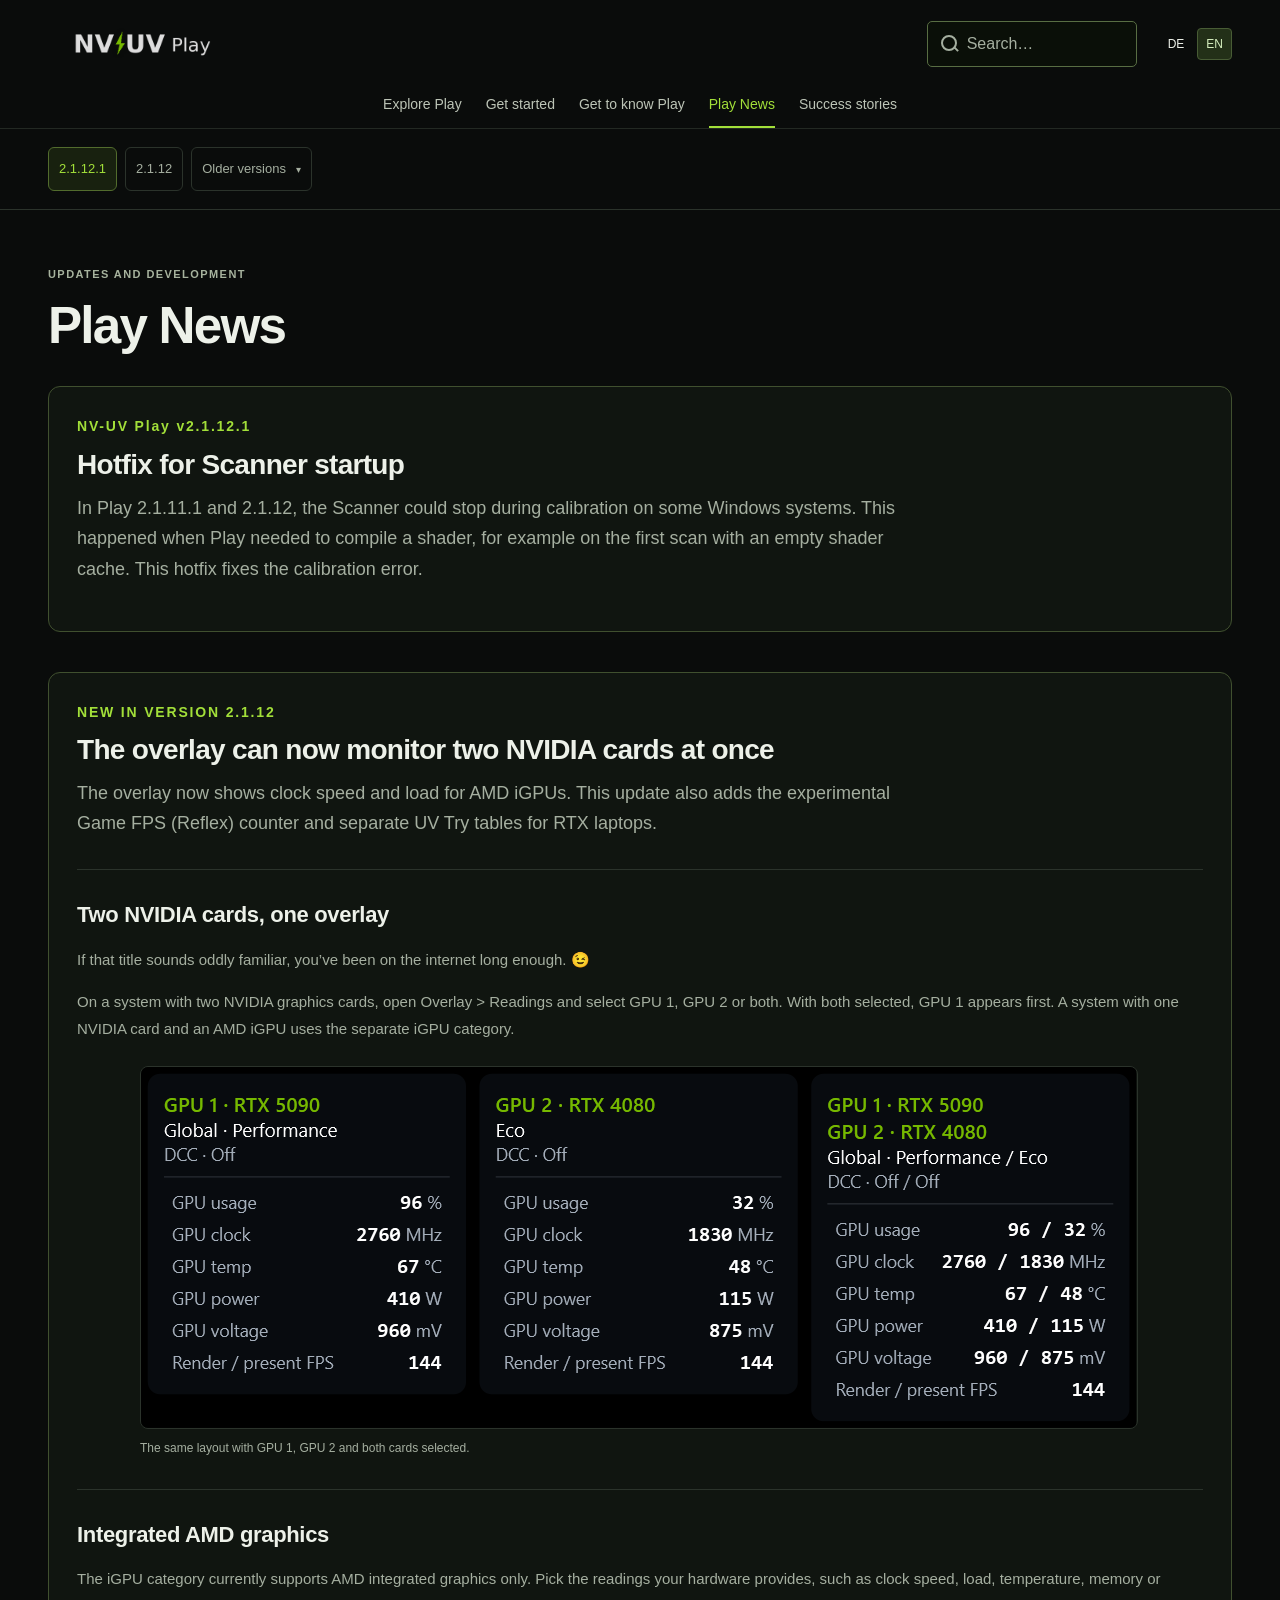
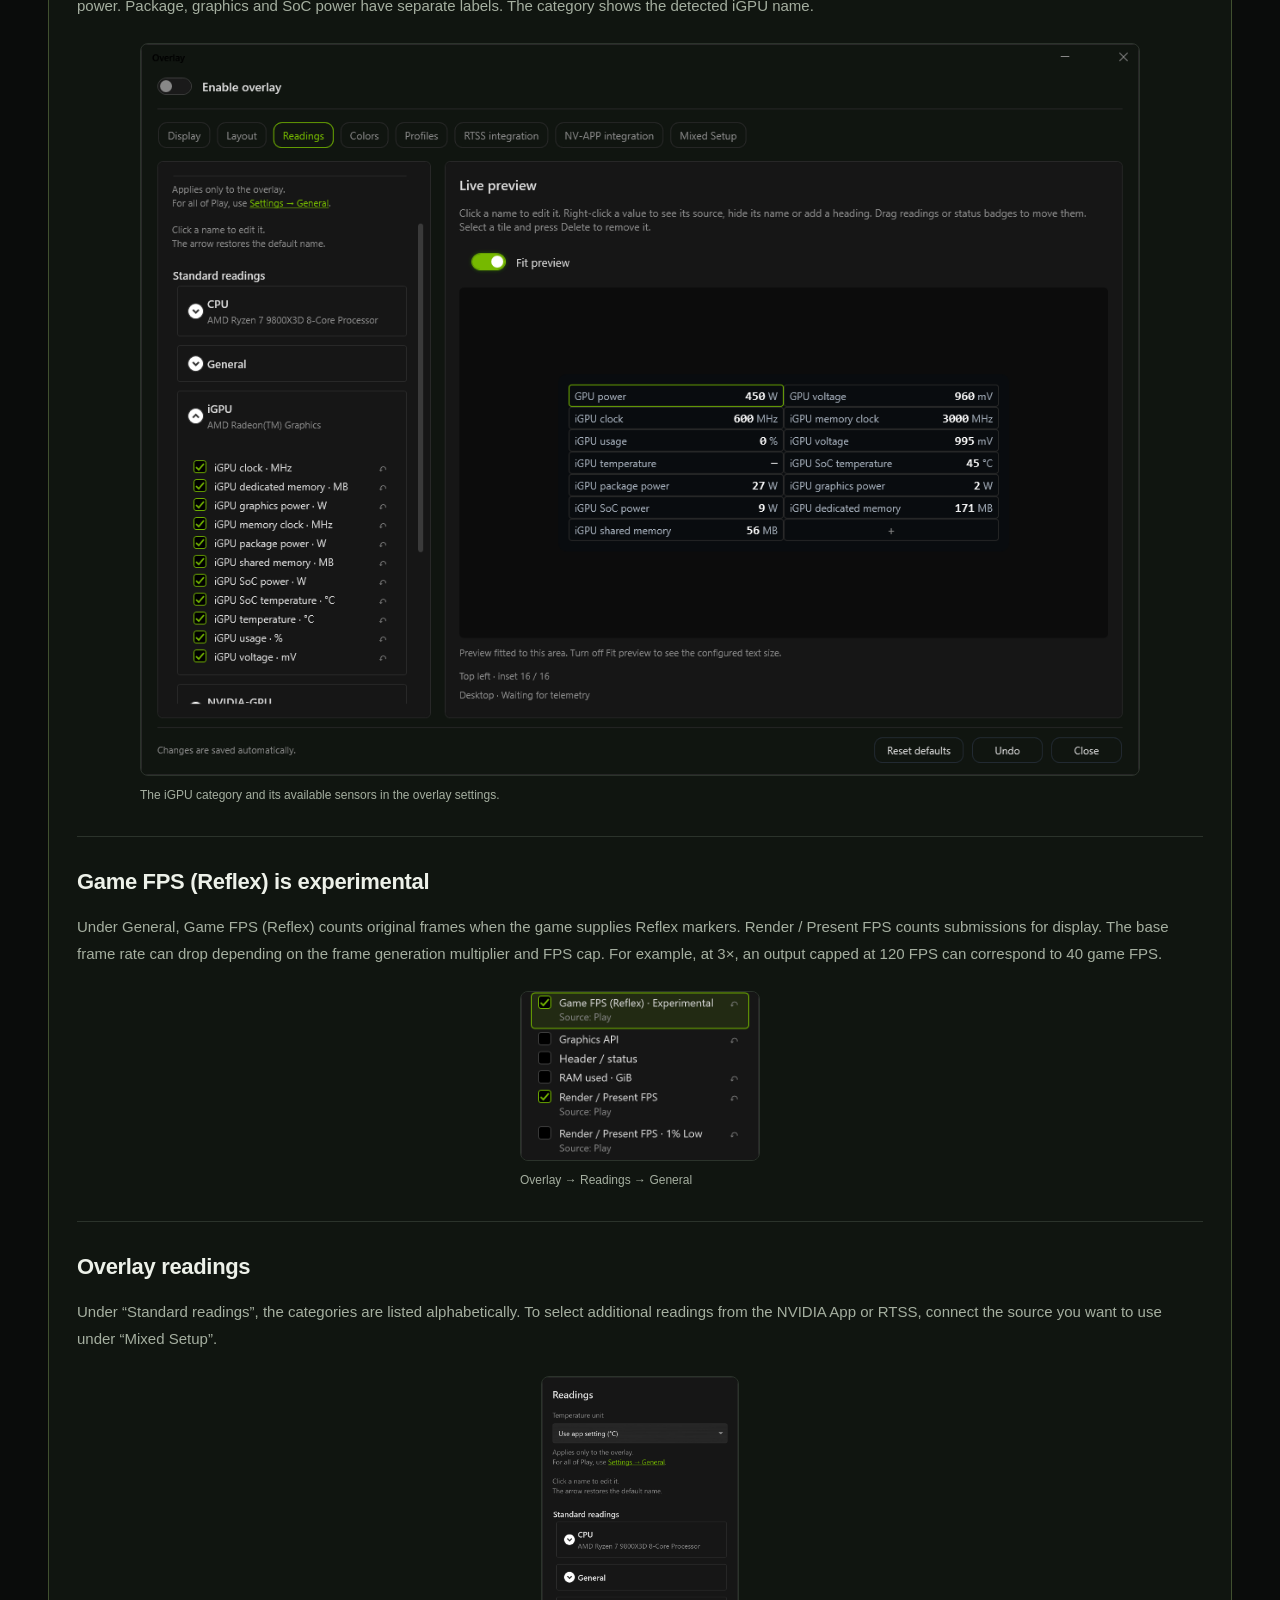
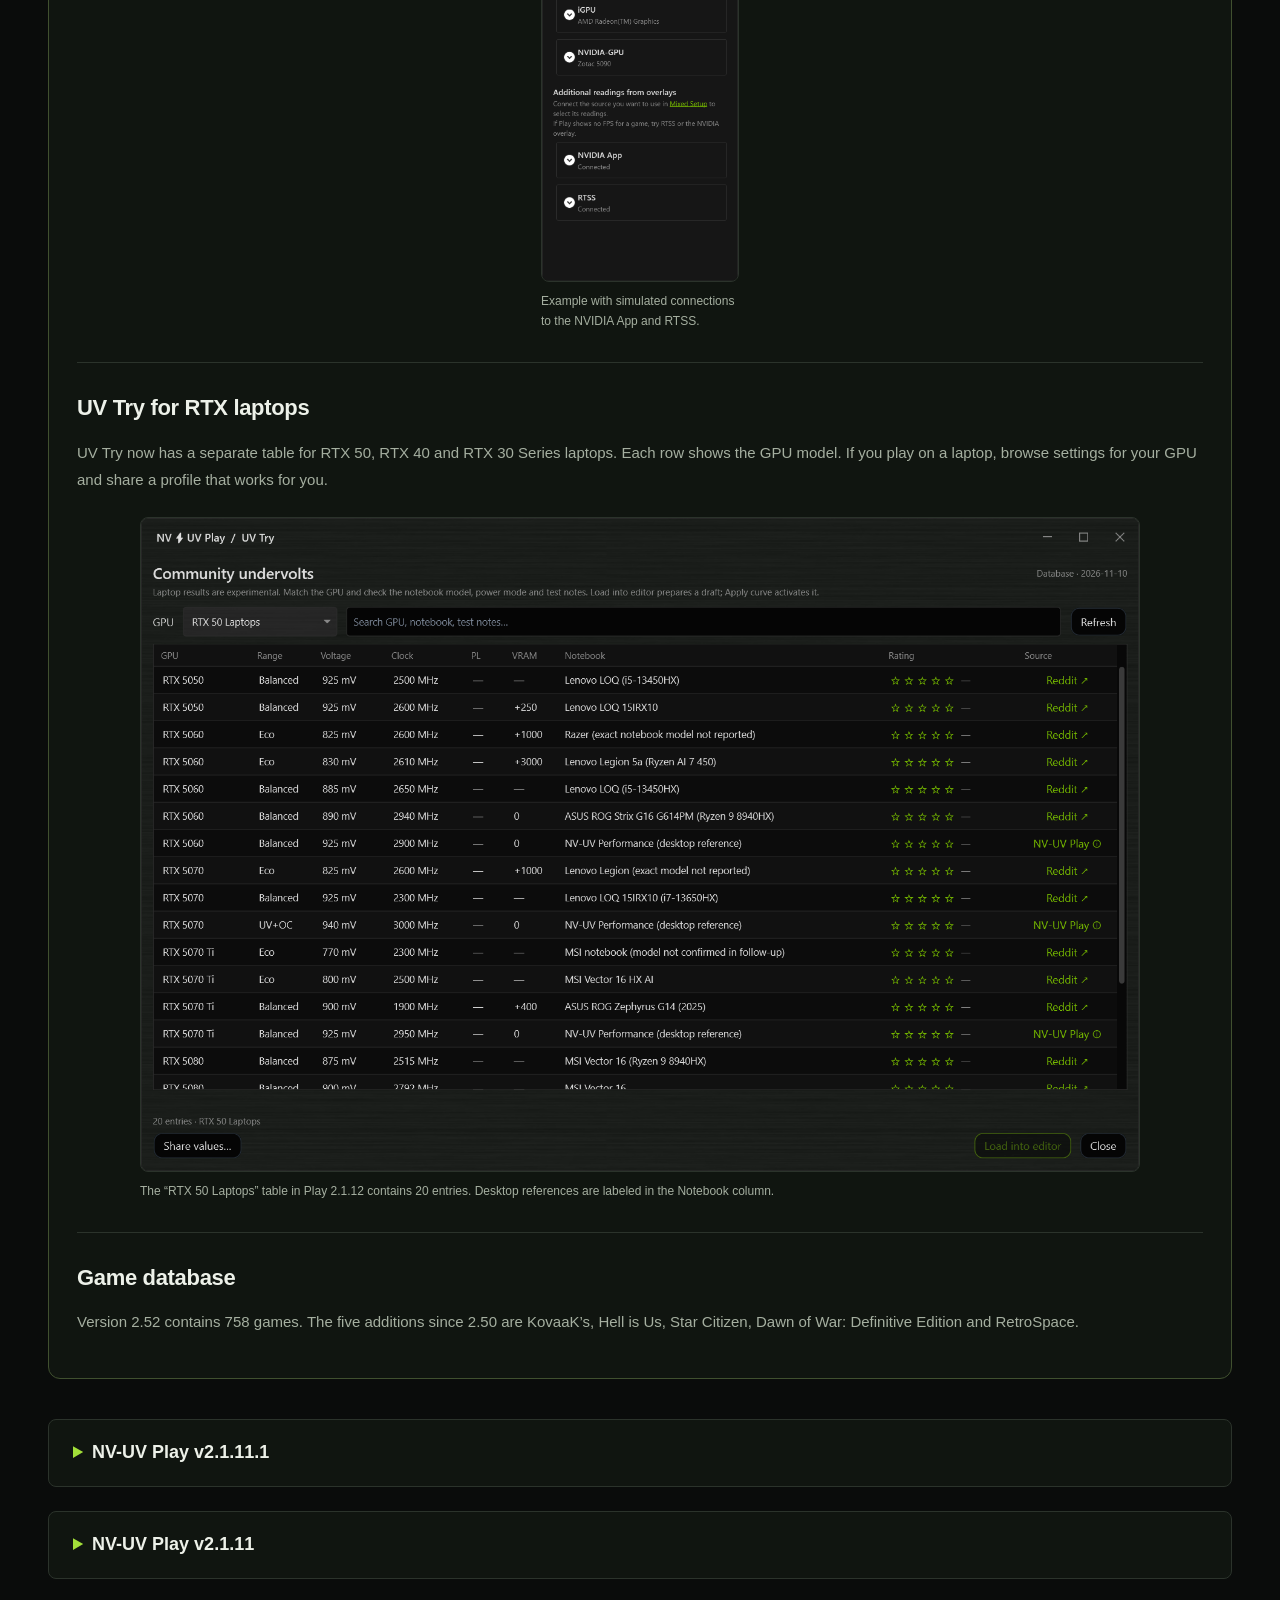
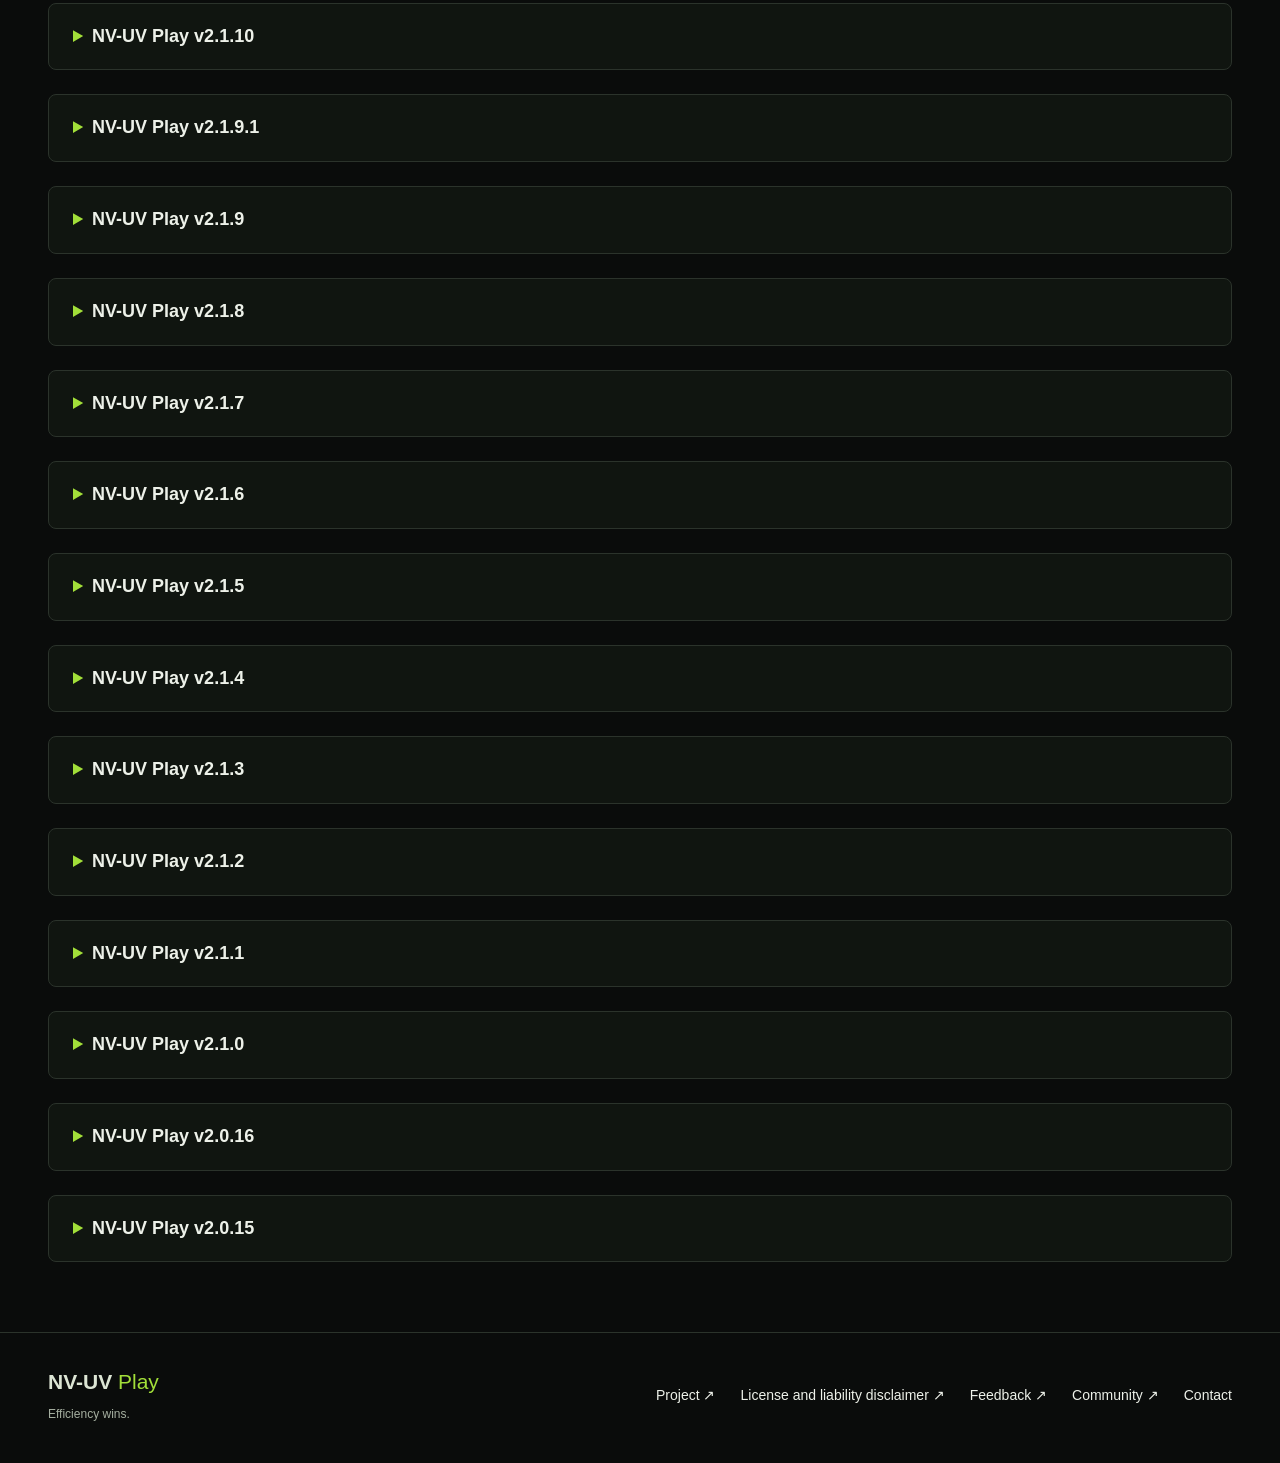
<file: news.html>
<!doctype html>
<html lang="en">
<head>
  <meta charset="utf-8">
  <meta name="viewport" content="width=device-width, initial-scale=1">
  <meta name="theme-color" content="#0a0c0b">
  <title>Play News | NV-UV Play</title>
  <link rel="alternate" hreflang="de" href="neuigkeiten.html">
  <link rel="alternate" hreflang="en" href="news.html">
  <link rel="icon" type="image/png" href="assets/wordmark.png">
  <meta name="description" content="NV-UV Play 2.1.12.1 · Hotfix for Scanner startup">
  <link rel="stylesheet" href="styles.css?v=20261124-21121">
  <link rel="stylesheet" href="site-search.css?v=20261022-inline">
  <script src="guide.en.js?v=20261102-overlay-219" defer></script>
  <script src="guide.ui.en.js?v=20261015-v2.1.2" defer></script>
  <script src="guide-app.js?v=20261021-search" defer></script>
  <script src="site-navigation.js?v=20261108-news-2110-nav" defer></script>
  <script src="site-search.js?v=20261022-inline" defer></script>
</head>
<body data-page="news">
<a class="skip-link" href="#top">Skip to content</a>
<header class="site-header wrap">
  <a class="brand" href="en.html" aria-label="NV-UV Play home"><img src="assets/wordmark.png" width="188" height="56" alt="NV-UV Play"></a>
  <nav aria-label="Main navigation"><a href="en.html">Explore Play</a><a href="get-started.html">Get started</a><a href="features.html">Get to know Play</a><a href="news.html" aria-current="page">Play News</a><a href="success-stories.html">Success stories</a></nav>
  <div class="header-actions"><div class="language-switch" aria-label="Language"><a href="neuigkeiten.html" lang="de" hreflang="de" aria-label="Zu Deutsch wechseln" data-language-switch>DE</a><span lang="en" aria-current="page">EN</span></div></div>
</header>
<main id="top">
  <nav class="section-nav news-version-nav wrap" aria-label="Versions">
    <a href="#updates-21121">2.1.12.1</a>
    <a href="#updates-2112">2.1.12</a>
    <details class="news-version-menu" data-news-version-menu>
      <summary>Older versions</summary>
      <ul class="news-version-list">
        <li><a href="#updates-21111">2.1.11.1</a></li>
        <li><a href="#updates-2111">2.1.11</a></li>
        <li><a href="#updates-2110">2.1.10</a></li>
        <li><a href="#updates-2191">2.1.9.1</a></li>
        <li><a href="#updates-219">2.1.9</a></li>
        <li><a href="#updates-218">2.1.8</a></li>
        <li><a href="#updates-217">2.1.7</a></li>
        <li><a href="#updates-216">2.1.6</a></li>
        <li><a href="#updates-215">2.1.5</a></li>
        <li><a href="#updates-214">2.1.4</a></li>
        <li><a href="#updates-213">2.1.3</a></li>
        <li><a href="#updates-212">2.1.2</a></li>
        <li><a href="#updates-211">2.1.1</a></li>
        <li><a href="#updates-210">2.1.0</a></li>
        <li><a href="#updates-2016">2.0.16</a></li>
        <li><a href="#updates-2015">2.0.15</a></li>
      </ul>
    </details>
  </nav>
  <section class="guide-section wrap" aria-labelledby="news-title">
    <div class="section-heading"><div><p class="eyebrow">UPDATES AND DEVELOPMENT</p><h1 id="news-title">Play News</h1></div></div>
<section class="update-preview" id="updates-21121" aria-labelledby="update-21121-title">
  <p class="eyebrow">NV-UV Play v2.1.12.1</p>
  <h2 id="update-21121-title">Hotfix for Scanner startup</h2>
  <p class="release-intro">In Play 2.1.11.1 and 2.1.12, the Scanner could stop during calibration on some Windows systems. This happened when Play needed to compile a shader, for example on the first scan with an empty shader cache. This hotfix fixes the calibration error.</p>
</section>

<section class="update-preview" id="updates-2112" aria-labelledby="update-2112-title">
  <p class="eyebrow">NEW IN VERSION 2.1.12</p>
  <h2 id="update-2112-title">The overlay can now monitor two NVIDIA cards at once</h2>
  <p class="release-intro">The overlay now shows clock speed and load for AMD iGPUs. This update also adds the experimental Game FPS (Reflex) counter and separate UV Try tables for RTX laptops.</p>
  <section class="release-feature-section" id="overlay-2112">
    <h3>Two NVIDIA cards, one overlay</h3>
    <p>If that title sounds oddly familiar, you’ve been on the internet long enough. 😉</p>
    <p>On a system with two NVIDIA graphics cards, open Overlay &gt; Readings and select GPU 1, GPU 2 or both. With both selected, GPU 1 appears first. A system with one NVIDIA card and an AMD iGPU uses the separate iGPU category.</p>
    <figure class="release-wide-image"><a href="assets/play-dual-gpu-en-v2.1.12.png" target="_blank" rel="noopener"><img src="assets/play-dual-gpu-en-v2.1.12.png" width="996" height="361" loading="lazy" alt="The same layout with GPU 1, GPU 2 and both cards selected."></a><figcaption>The same layout with GPU 1, GPU 2 and both cards selected.</figcaption></figure>
  </section>
  <section class="release-feature-section" id="igpu-2112">
    <h3>Integrated AMD graphics</h3>
    <p>The iGPU category currently supports AMD integrated graphics only. Pick the readings your hardware provides, such as clock speed, load, temperature, memory or power. Package, graphics and SoC power have separate labels. The category shows the detected iGPU name.</p>
    <figure class="release-wide-image"><a href="assets/play-amd-igpu-en-v2.1.12.png" target="_blank" rel="noopener"><img src="assets/play-amd-igpu-en-v2.1.12.png" width="1160" height="850" loading="lazy" alt="The iGPU category and its available sensors in the overlay settings."></a><figcaption>The iGPU category and its available sensors in the overlay settings.</figcaption></figure>
  </section>
  <section class="release-feature-section" id="fps-2112">
    <h3>Game FPS (Reflex) is experimental</h3>
    <p>Under General, Game FPS (Reflex) counts original frames when the game supplies Reflex markers. Render / Present FPS counts submissions for display. The base frame rate can drop depending on the frame generation multiplier and FPS cap. For example, at 3×, an output capped at 120 FPS can correspond to 40 game FPS.</p>
    <figure class="release-wide-image"><a href="assets/play-reflex-fps-en-v2.1.12.png" target="_blank" rel="noopener"><img src="assets/play-reflex-fps-en-v2.1.12.png" width="534" height="378" loading="lazy" alt="Game FPS (Reflex) and Render / Present FPS are selected. Both are labeled “Source: Play”."></a><figcaption>Overlay → Readings → General</figcaption></figure>
  </section>
  <section class="release-feature-section" id="readings-2112">
    <h3>Overlay readings</h3>
    <p>Under “Standard readings”, the categories are listed alphabetically. To select additional readings from the NVIDIA App or RTSS, connect the source you want to use under “Mixed Setup”.</p>
    <figure class="release-wide-image"><a href="assets/play-readings-en-v2.1.12.png" target="_blank" rel="noopener"><img src="assets/play-readings-en-v2.1.12.png" width="636" height="1637" loading="lazy" alt="Readings lists CPU, General, iGPU and NVIDIA-GPU. Under additional readings, the NVIDIA App and RTSS both show “Connected”."></a><figcaption>Example with simulated connections to the NVIDIA App and RTSS.</figcaption></figure>
  </section>
  <section class="release-feature-section" id="uvtry-2112">
    <h3>UV Try for RTX laptops</h3>
    <p>UV Try now has a separate table for RTX 50, RTX 40 and RTX 30 Series laptops. Each row shows the GPU model. If you play on a laptop, browse settings for your GPU and share a profile that works for you.</p>
    <figure class="release-wide-image"><a href="assets/play-uv-try-rtx50-en-v2.1.12.png" target="_blank" rel="noopener"><img src="assets/play-uv-try-rtx50-en-v2.1.12.png" width="1650" height="1080" loading="lazy" alt="UV Try with “RTX 50 Laptops” selected. The table shows the GPU, voltage, clock speed and laptop model."></a><figcaption>The “RTX 50 Laptops” table in Play 2.1.12 contains 20 entries. Desktop references are labeled in the Notebook column.</figcaption></figure>
  </section>
  <section class="release-feature-section" id="games-2112">
    <h3>Game database</h3>
    <p>Version 2.52 contains 758 games. The five additions since 2.50 are KovaaK’s, Hell is Us, Star Citizen, Dawn of War: Definitive Edition and RetroSpace.</p>
  </section>
</section>

<details class="news-archive">
  <summary>NV-UV Play v2.1.11.1</summary>
<section class="update-preview" id="updates-21111" aria-labelledby="update-21111-title">
  <p class="eyebrow">NV-UV Play v2.1.11.1</p>
  <h2 id="update-21111-title">Hotfix: Autostart and Scanner</h2>
  <ul>
    <li>Fixed autostart problems affecting some users.</li>
    <li>Fixed curve preparation errors that could prevent the Scanner from starting.</li>
    <li>Completed error-free Scanner tests are no longer rejected because of clock or load readings.</li>
    <li>Improved Scanner history, point verification and optimization. Error logs remain available after deleting history entries.</li>
</ul>
  <h3>Included from 2.1.11</h3>
  <ul>
    <li>Individually resizable overlay readings and immediate loading of saved layouts.</li>
    <li>Reduced CPU overhead for NVIDIA output and fixed frametime graph gaps. The NVIDIA connection stays available when the Play overlay is turned off.</li>
    <li>Shared UV Try Laptops category for uploading and loading settings.</li>
    <li>Resizable windows remember their position and size.</li>
    <li>Includes database 2.50 with 753 entries.</li>
</ul>
</section>

</details>

<details class="news-archive">
  <summary>NV-UV Play v2.1.11</summary>
<section class="update-preview" id="updates-2111" aria-labelledby="update-2111-title">
  <p class="eyebrow">NEW IN VERSION 2.1.11</p>
  <h2 id="update-2111-title">Compact overlays, shared laptop settings and more reliable startup</h2>
  <p class="release-intro">Adjust individual overlay cells independently and find notebook settings in the shared UV Try Laptops category. This update also corrects NVIDIA output, Scanner and autostart issues.</p>
  <nav class="release-topics" aria-label="Changes in version 2.1.11"><a href="#overlay-2111">Overlay</a><a href="#laptops-2111">UV Try Laptops</a><a href="#startup-2111">Windows and autostart</a><a href="#scanner-2111">Scanner and games</a></nav>
  <section class="release-feature-section" id="overlay-2111">
    <h3>Give each cell the space it needs</h3>
    <p>Select a cell under <strong>Layout</strong> and adjust its width and minimum height. Keep FPS narrow while giving clock readings and units more space. Sizes stay with the reading when moved and are included in saved layouts and JSON exports.</p>
    <figure class="release-wide-image"><a href="assets/play-cells-en-v2.1.11.png" target="_blank" rel="noopener"><img src="assets/play-cells-en-v2.1.11.png" width="1620" height="1275" loading="lazy" alt="Overlay editor showing cells of different widths and size controls for the selected reading"></a><figcaption>Width and minimum height apply to the selected cell. Example with simulated readings.</figcaption></figure>
    <p>Saved overlay layouts now load immediately when selected. NVIDIA output avoids repeated rendering work without polling readings more often. Delayed delivery of existing samples no longer creates artificial gaps in the frametime graph.</p>
    <p>Turning off <strong>Enable overlay</strong> hides the display while keeping the NVIDIA connection available for reactivation. Disconnecting deliberately remains a separate action.</p>
    <p class="release-availability">NVIDIA integration remains experimental. HDR color differences and missing readings on some systems remain under investigation.</p>
  </section>
  <section class="release-feature-section" id="laptops-2111">
    <h3>One place for notebook settings</h3>
    <p><strong>UV Try → Laptops</strong> brings Ampere, Ada and Blackwell together. Search by GPU or notebook, check sources and test notes, then load matching values into the curve editor. This prepares a draft; <strong>Apply curve</strong> activates it. You can also submit your own settings for review.</p>
    <figure class="release-wide-image"><a href="assets/play-laptops-en-v2.1.11.png" target="_blank" rel="noopener"><img src="assets/play-laptops-en-v2.1.11.png" width="1800" height="750" loading="lazy" alt="UV Try Laptops category filtered to the RTX 5080 Laptop GPU, including source information"></a><figcaption>Example view using entries from the prepared starter collection. Matching GPU names do not guarantee identical performance or stability.</figcaption></figure>
    <p>The starter collection contains <strong>36 community settings for 18 GPU models</strong> and five explicitly labeled Blackwell desktop Performance references. These references have not been tested on notebooks. Built-in notebook presets are not restored. Check the notebook model, power mode, cooling and test notes before choosing values.</p>
  </section>
  <section class="release-feature-section" id="startup-2111">
    <h3>Keep windows where you need them</h3>
    <p>Resizable Play windows remember their position and size. The German curve editor opens wider by default.</p>
    <p>Autostart checks now account for disabled tasks and outdated program paths. After moving the portable folder, start the new copy once: an enabled task pointing to a missing old executable can then be repaired. A disabled task stays off until autostart is explicitly enabled again. Task registration has also been improved.</p>
  </section>
  <section class="release-feature-section" id="scanner-2111">
    <h3>Preserve tested curves and recognize more games</h3>
    <p>Corrected Scanner curve construction for profiles containing individual curve points. The tested curve is retained when saved, applied or used by Stabilizer. This does not automatically resolve target clocks that cannot be reached consistently under load.</p>
    <p>The game request dialog detects existing executables and aliases across launchers. Includes <strong>game database 2.50 with 753 entries</strong>, adding Warhammer 40,000: Dawn of War IV and an additional executable alias for Where Winds Meet.</p>
  </section>
</section>
</details>

<details class="news-archive">
  <summary>NV-UV Play v2.1.10</summary>
<section class="update-preview" id="updates-2110" aria-labelledby="update-2110-title">
  <p class="eyebrow">NEW IN VERSION 2.1.10</p>
  <h2 id="update-2110-title">Play in German, your overlay ready to share</h2>
  <p class="release-intro">German text and tooltips, custom overlay headings and an organized data folder. This update also corrects issues with readings, fan curves and startup profiles.</p>
  <nav class="release-topics" aria-label="Changes in version 2.1.10"><a href="#language-2110">Language and notes</a><a href="#overlay-2110">Share your overlay</a><a href="#fps-2110">Global FPS limit</a><a href="#data-2110">Data folder</a><a href="#fixes-2110">Fixes</a></nav>
  <section class="release-feature-section" id="language-2110">
    <h3>Play is now available in German</h3>
    <p>Many in the community have asked for a German translation. Version 2.1.10 brings it to Play, including tooltips and release notes.</p>
    <p>Play initially uses German on a German Windows installation and English otherwise. Your choice under <strong>Settings → General → Language</strong> takes priority. Changing the language saves your choice and restarts Play. Embedded release notes follow the selected language, with a version list and search for older changes.</p>
    <p>Under <strong>Notifications</strong>, set the duration from <strong>1 to 30 seconds</strong>. The default remains four seconds. Preview checks the position and duration; click a notification to dismiss it sooner.</p>
    <figure class="release-wide-image"><a href="assets/play-general-en-v2.1.10.png" target="_blank" rel="noopener"><img src="assets/play-general-en-v2.1.10.png" width="1200" height="1500" loading="lazy" alt="General settings in English with language and notification controls"></a><figcaption>Language and notifications in General settings. Captured with isolated example data.</figcaption></figure>
    <p>More languages are planned.</p>
  </section>
  <section class="release-feature-section" id="overlay-2110">
    <h3>Fewer labels, your own headings</h3>
    <p>Select a cell in the preview. Under <strong>Layout → Readings</strong>, hide its reading name and enter a heading such as <strong>GPU</strong>. Leaving the text field saves it. Leave the field empty to remove the heading.</p>
    <p><strong>Move heading</strong> shifts only the heading in small steps left or right within its cell. The reading value and unit stay in place. Drag a whole cell in the preview to rearrange it. Label and value text sizes now go down to <strong>10%</strong>.</p>
    <figure class="release-wide-image"><a href="assets/play-headings-en-v2.1.10.png" target="_blank" rel="noopener"><img src="assets/play-headings-en-v2.1.10.png" width="1620" height="1275" loading="lazy" alt="Overlay editor with a hidden reading label, a GPU heading and two arrows for fine horizontal positioning"></a><figcaption>The GPU clock keeps its value and unit. Only the heading moves within its cell. Simulated readings.</figcaption></figure>
    <p>Under <strong>Display</strong>, below the shortcuts, <strong>Export overlay settings</strong> saves a JSON file for sharing. It contains the overlay configuration, including headings and colors. This version does not include an import button.</p>
    <p>RTSS FPS readings no longer disappear immediately during brief update gaps. Expired readings still clear. NVIDIA reconnect recovery has been improved; a manual Disconnect stays saved. NVIDIA overlay must be enabled in the NVIDIA app.</p>
    <p class="release-availability">NVIDIA integration remains experimental. Reconnect retesting on affected systems is still pending. The reported HDR color difference in STALKER 2 has not been fixed.</p>
  </section>
  <section class="release-feature-section" id="fps-2110">
    <h3>One shared global NVIDIA FPS limit</h3>
    <p><strong>NVIDIA Max Frame Rate</strong> edits the global driver setting. The numeric field and slider use <strong>1 FPS increments</strong>, allowing values such as 117 FPS. Play synchronizes with the global driver value; there is no separate DCC value to overwrite it later. The DCC control algorithm is unchanged.</p>
    <p>Profile tooltips show configured shortcuts. Profile buttons keep their size on hover. Edit the shortcuts under <strong>Settings → General</strong>.</p>
  </section>
  <section class="release-feature-section" id="data-2110">
    <h3>One data folder with clear subfolders</h3>
    <p>Play now uses <code>%LOCALAPPDATA%\NV-UV Play</code>. Settings, profiles, overlay files, logs and cache are organized into folders including <code>Settings</code>, <code>Profiles</code>, <code>Overlay</code>, <code>Logs</code> and <code>Cache</code>. Use <strong>Open data folder</strong> in Settings to get there.</p>
    <p>Existing data from <code>NV-UV Play-Kilby</code>, <code>NV-UV-Play-CurveLab</code> and <code>NV-UV-Play</code> is migrated and verified, including when the destination already exists. Verified duplicate migration copies are cleaned up only after a healthy start. Unknown files, conflicts and required recovery data are retained. Unused runtimes and obsolete update packages are also cleaned up.</p>
  </section>
  <section class="release-feature-section" id="fixes-2110">
    <h3>Further fixes</h3>
    <p>BIOS fan-curve transfer and original fan-value restoration handle older and newer Vix formats. <strong>Reset curves</strong> in the software view still loads a percentage curve derived from the active BIOS. Original BIOS values are loaded separately in the BIOS section. Vix uses a driver override; it does not flash the physical BIOS.</p>
    <p>Adding a game executable no longer performs unnecessary file-opening checks. Blocked startup profile controls have a verified Default recovery path. Saved profiles are retained.</p>
    <p>Autostart failures show an explanation and include more privilege information in diagnostics. Scanner messages distinguish an NVIDIA driver fault, profile restoration and a result that has not completed verification. A protective stop is explained clearly without claiming a completed scan.</p>
    <p>Includes <strong>game database 2.47</strong>.</p>
  </section>
</section>

</details>

<details class="news-archive">
  <summary>NV-UV Play v2.1.9.1</summary>
<section class="update-preview" id="updates-2191" aria-labelledby="update-2191-title">
  <p class="eyebrow">NEW IN VERSION 2.1.9.1</p>
  <h2 id="update-2191-title">Hotfix for NVIDIA overlay connections</h2>
  <p class="release-intro">Fixes NVIDIA overlay connections after NVIDIA App updates. Play waits for an update to finish before reconnecting to a compatible installation. A manual Disconnect stays saved.</p>
  <p>Keep NVIDIA overlay enabled in the NVIDIA app, then use <strong>Connect</strong> in Play. NVIDIA's own statistics display can stay hidden.</p>
  <figure class="release-wide-image"><img src="assets/play-mixed-setup-v2.1.8.png" width="1080" height="850" loading="lazy" alt="Mixed Setup showing the NVIDIA Connect button and separate reading sources"><figcaption>The connection controls in Mixed Setup. Illustration from version 2.1.8 with example readings.</figcaption></figure>
</section>

</details>

<details class="news-archive">
  <summary>NV-UV Play v2.1.9</summary>
<section class="update-preview" id="updates-219" aria-labelledby="update-219-title">
  <p class="eyebrow">NEW IN VERSION 2.1.9</p>
  <h2 id="update-219-title">Compact overlays, Zero Fan at 0%</h2>
  <p class="release-intro">Custom cells can now stay as narrow as you set them. Choose when the overlay appears, keep positive fan-curve targets intact, and see immediately when Stabilizer cannot start.</p>
  <nav class="release-topics" aria-label="Changes in version 2.1.9"><a href="#width-219">Cell width</a><a href="#visibility-219">Desktop or game</a><a href="#connections-219">NVIDIA &amp; RTSS</a><a href="#fans-219">Zero Fan</a><a href="#stabilizer-219">Stabilizer</a><a href="#notices-219">Project notices</a><a href="#details-219">Other fixes &amp; games</a></nav>
  <section class="release-feature-section" id="width-219">
    <h3>Small cells keep their width</h3>
    <p>Under <strong>Layout → Grid → Custom grid</strong>, <strong>Cell width</strong> now starts at <strong>60</strong> instead of 120. The chosen width stays fixed, even with a long date or a larger value font. Labels shorten with an ellipsis and can disappear when space runs out. Long values and units become smaller only when needed to remain complete. Your saved font sizes stay unchanged.</p>
    <div class="release-width-comparison">
      <figure><a href="assets/play-cell-width-120-v2.1.9.png" target="_blank" rel="noopener"><img src="assets/play-cell-width-120-v2.1.9.png" width="352" height="309" loading="lazy" alt="Two-column overlay preview at cell width 120 with full values and shortened labels"></a><figcaption><strong>Cell width 120.</strong> More room for names and larger values.</figcaption></figure>
      <figure><a href="assets/play-cell-width-60-v2.1.9.png" target="_blank" rel="noopener"><img src="assets/play-cell-width-60-v2.1.9.png" width="191" height="309" loading="lazy" alt="The same preview at cell width 60, with labels reduced and long numbers and units scaled to fit"></a><figcaption><strong>Cell width 60.</strong> The same readings in a narrower layout.</figcaption></figure>
    </div>
    <p class="release-example-note">Original editor previews with simulated readings, using the same font settings. Tile outlines and reset controls belong to the editor. The finished overlay uses the same width rules through Play, NVIDIA and RTSS.</p>
    <p>To rename a reading whose label has disappeared, right-click its tile and choose <strong>Rename</strong>. <strong>Use default name</strong> restores the original label.</p>
  </section>
  <section class="release-feature-section" id="visibility-219">
    <h3>Always, only in game, or desktop only</h3>
    <p>Under <strong>Display → Show overlay</strong>, choose <strong>Always</strong>, <strong>Only in game</strong> or <strong>Desktop only</strong>. Play uses the recognized game in the foreground. A game left running in the background does not keep the game view active.</p>
    <p>For RTSS, choose whether <strong>Play or RTSS manages visibility</strong>. Play applies the selected mode; RTSS keeps its own application and visibility controls when it manages the output. With several RTSS-enabled applications, the same Play content can appear in more than one application.</p>
  </section>
  <section class="release-feature-section" id="connections-219">
    <h3>Enable NVIDIA overlay before connecting</h3>
    <p>For NVIDIA output or an NVIDIA source in <strong>Mixed Setup</strong>, first enable <strong>NVIDIA overlay in the NVIDIA app</strong>, then press <strong>Connect</strong> in Play. NVIDIA's native statistics display can stay hidden. Both setup pages now explain this prerequisite.</p>
    <p>Two-column RTSS layouts now keep readings in their intended columns.</p>
    <p>Play backs up the RTSS settings it changes and restores them when the integration is disabled or disconnected. An unavailable installation no longer prevents other backups from being restored.</p>
    <p>Play output supports windowed and borderless games. Exclusive fullscreen requires a compatible RTSS or NVIDIA output; compatibility still depends on the game.</p>
  </section>
  <section class="release-feature-section" id="fans-219">
    <h3>Zero Fan follows your 0% targets</h3>
    <p><strong>Allow Zero Fan</strong> hands cooling back to the GPU's automatic control only where the curve requests <strong>0%</strong>. Positive targets continue to follow the curve within the supported range. The card decides whether its fans can actually stop.</p>
    <figure class="release-wide-image"><a href="assets/play-zero-fan-v2.1.9.png" target="_blank" rel="noopener"><img src="assets/play-zero-fan-v2.1.9.png" width="1650" height="1200" loading="lazy" alt="Fan-curve editor with Allow Zero Fan enabled and the low-temperature curve at zero percent"></a><figcaption>Example curve with a 0% range. Choose temperatures and speeds for your own card; this image is not a recommended fan profile.</figcaption></figure>
    <p>Keep your existing positive curve if you want manual fan targets throughout. To allow automatic cooling at low temperatures, set that part of the curve to 0% and enable Allow Zero Fan. Turning the option on alone does not turn positive curve points into a fan-stop range.</p>
  </section>
  <section class="release-feature-section" id="stabilizer-219">
    <h3>A failed Stabilizer start leaves the switch off</h3>
    <p>If Stabilizer cannot start, its switch turns off and Play saves that setting. One error message explains the reason for each failed attempt. After resolving the cause, turn it on again to retry. An enabled-looking switch no longer suggests that monitoring is running when startup failed.</p>
    <p>New, valid Windows GPU error reports still trigger normal recovery after the existing delay. Old, duplicate or unverified reports do not cause a profile correction.</p>
  </section>
  <section class="release-feature-section" id="notices-219">
    <h3>Project notices and a direct link to GitHub</h3>
    <p>Important project messages can now appear in Play. A green <strong>Project notice · Open Updates</strong> link at the bottom of the main window opens the full message in <strong>Updates</strong>.</p>
    <p>Project notices are checked when you check for updates. Automatic checks follow your update preference. Messages can still arrive when an update cannot be verified. The permanent <strong>Visit project on GitHub</strong> button opens the official project, including its releases.</p>
    <p>This notice channel starts with version 2.1.9. Older versions still need the one-time manual download described above.</p>
  </section>
  <section class="release-feature-section" id="details-219">
    <h3>Typing, reports and three game entries</h3>
    <p>The default overlay shortcut is <strong>Ctrl + Left Alt + O</strong>, so <strong>AltGr + O</strong> remains available for typing. A conflicting Play shortcut keeps the existing action instead of replacing it.</p>
    <p>Sending a diagnostic report requires a description, with no additional confirmation checkbox. The report actions also stay accessible in smaller windows.</p>
    <p><strong>Game database 2.46</strong> contains <strong>745 entries</strong>, including <strong>Warface (Eco)</strong>, <strong>World of Warcraft Retail (Balanced)</strong> and <strong>Deadlock (Balanced)</strong>. These tiers are starting points; check stability on your own card.</p>
  </section>
</section>

</details>

<details class="news-archive">
  <summary>NV-UV Play v2.1.8</summary>
<section class="update-preview" id="updates-218" aria-labelledby="update-218-title">
  <p class="eyebrow">NEW IN VERSION 2.1.8</p>
  <h2 id="update-218-title">Clearer connections, steadier overlay values</h2>
  <p class="release-intro">Mixed Setup makes NVIDIA and RTSS connections easier to control. Frametime and graphics API corrections reduce disappearing values, and a right-click in the preview shows where each reading comes from.</p>
  <nav class="release-topics" aria-label="Changes in version 2.1.8"><a href="#mixed-218">Connections</a><a href="#sources-218">Reading sources</a><a href="#fixes-218">Overlay fixes</a><a href="#diagnostics-218">Diagnostics</a></nav>
  <section class="release-feature-section" id="mixed-218">
    <h3>Connect each source when you need it</h3>
    <p><strong>Mixed Setup</strong> has one <strong>Connect / Disconnect</strong> button per source. NVIDIA and RTSS work independently. A green <strong>Connected</strong> label confirms the current connection. If it is lost, the button offers Connect again.</p>
    <figure class="release-wide-image"><a href="assets/play-mixed-setup-v2.1.8.png" target="_blank" rel="noopener"><img src="assets/play-mixed-setup-v2.1.8.png" width="1080" height="850" loading="lazy" alt="Mixed Setup with separate NVIDIA and RTSS Connect buttons, connection status and the output renderer"></a><figcaption>Mixed Setup and the editable layout preview. Example readings illustrate the interface; they are not benchmark results.</figcaption></figure>
    <p>Disconnecting a source removes it from new reading and graph choices while keeping your saved selections and layout. If that source is also the active output, Play becomes the output. RTSS itself stays open for other applications. A manual disconnect remains saved until you connect again.</p>
    <p>The NVIDIA integration uses its existing switch to connect, disconnect or retry. The extra Connect / reconnect button has been removed. The short RTSS compatibility note is available as a tooltip on its connection status.</p>
  </section>
  <section class="release-feature-section" id="sources-218">
    <h3>See where a reading comes from</h3>
    <p>Right-click a reading value, status badge or graph in the live preview to see its original reading name and source. This also works after you give a reading your own label.</p>
    <figure class="release-wide-image"><a href="assets/play-reading-source-v2.1.8.png" target="_blank" rel="noopener"><img src="assets/play-reading-source-v2.1.8.png" width="424" height="207" loading="lazy" alt="Preview context menu identifying CPU temperature and its PawnIO / LibreHardwareMonitor source"></a><figcaption>The original reading and source stay identifiable even with a custom label.</figcaption></figure>
    <p><strong>The reading source and output renderer are independent.</strong> For example, select <strong>VRAM usage (%)</strong> under <strong>Readings → GPU</strong> and display it in your Play layout through NVIDIA output. Selecting NVIDIA as the output does not limit the layout to NVIDIA readings.</p>
  </section>
  <section class="release-feature-section" id="fixes-218">
    <h3>Frametime, graphics API and DLSS readings</h3>
    <p>RTSS output uses its native frametime value alongside its native graph. Brief gaps in RTSS data no longer blank the graphics API status; expired data or data from another process remains unavailable.</p>
    <p>RTSS and Mixed templates use <strong>RTSS Graphics API</strong> in the status row. Choosing RTSS for the graph also selects the matching API field. Fresh DirectX measurements take priority over conflicting process hints.</p>
    <p>NVIDIA DLSS readings use the corrected reading table. Old Mixed settings no longer start unused RTSS, and toggling the overlay keeps a manually closed RTSS closed.</p>
  </section>
  <section class="release-feature-section" id="diagnostics-218">
    <h3>More useful reports when something is missing</h3>
    <p>Diagnostic reports record more detail about overlay reading availability, DCC learning and matching Afterburner profiles, including relevant saved curve data. This helps distinguish missing source data from display and profile problems. The additional diagnostics do not reset learned profiles or change how DCC learns.</p>
    <p>For an overlay issue, include the game, display mode, output renderer, reading source and steps to reproduce it.</p>
  </section>
</section>

</details>

<details class="news-archive">
  <summary>NV-UV Play v2.1.7</summary>
<section class="update-preview" id="updates-217" aria-labelledby="update-217-title">
  <p class="eyebrow">NEW IN VERSION 2.1.7</p>
  <h2 id="update-217-title">The compatible overlay</h2>
  <p class="release-intro">Your Play layout can now be displayed through RTSS or NVIDIA. Readings from several sources, freely arranged tiles and separate frametime controls make the overlay more flexible. Curve displays are clearer, and fan profiles are easier to work with.</p>
  <nav class="release-topics" aria-label="Features in version 2.1.7"><a href="#overlay-217">Three overlay outputs</a><a href="#layout-217">Layout &amp; frametime</a><a href="#curves-217">Curves &amp; profiles</a><a href="#fans-217">Fan curves &amp; Undo</a><a href="#details-217">Games</a></nav>
  <section class="release-feature-section" id="overlay-217">
    <h3>Display one layout through Play, RTSS or NVIDIA</h3>
    <p>Keep designing your overlay in Play, then choose <strong>Play</strong>, <strong>RTSS</strong> or <strong>NVIDIA output</strong> to display it. <strong>Mixed integration</strong> combines NVIDIA, RTSS and Play readings in one layout. The selected <strong>Output renderer</strong> determines which output shows the finished overlay.</p>
    <p><strong>Profiles</strong> offers four starting points: <strong>Play template</strong>, <strong>NVIDIA template</strong>, <strong>RTSS template</strong> and <strong>Mixed template</strong>.</p>
    <ol class="release-steps">
      <li><strong>Connect the integration you need.</strong> Mixed starts NVIDIA and RTSS together. Available readings depend on the connected sources and hardware.</li>
      <li><strong>Choose a template.</strong> Mixed combines RTSS/Afterburner frametimes, NVIDIA GPU readings and Play CPU readings. CPU temperature and power use the available PawnIO sensors.</li>
      <li><strong>Arrange your readings and save your own layout.</strong> The frametime source remains separately selectable. Missing source data is not replaced with an invented reading.</li>
    </ol>
    <p class="release-availability">NVIDIA integration is <strong>experimental and unofficial</strong>. Compatibility depends on the game, fullscreen mode and anti-cheat. RTSS output requires RTSS 7.3.7 or newer. NVIDIA or RTSS output is preferred for gaming; Play's own overlay can have higher latency and does not support exclusive fullscreen.</p>
  </section>
  <section class="release-feature-section" id="layout-217">
    <h3>Move readings directly and undo your changes</h3>
    <p>Drag readings from <strong>Readings</strong> straight into the preview. Dropping a reading activates it; the insertion marker shows its position above or below an existing value. Extra rows are added when needed. Status readings such as the graphics API can also occupy normal tiles.</p>
    <p><strong>Undo</strong> reverses multiple steps in Readings and Layout. Labels and values have separate font sizes. Categories and readings are sorted alphabetically, and the preview fits the available space more reliably. Shortcut recording automatically distinguishes left and right modifier keys.</p>
    <figure class="release-wide-image"><a href="assets/play-overlay-frametime-v2.1.7.png" target="_blank" rel="noopener"><img src="assets/play-overlay-frametime-v2.1.7.png" width="1080" height="850" loading="lazy" alt="Layout settings with RTSS frametime source, position, text size, graph height, width and color"></a><figcaption>Layout → Frametime graph controls the source, position, size and color independently of the reading tiles. These settings also apply to NVIDIA and RTSS output.</figcaption></figure>
    <p>Frametime sources are <strong>Play ETW</strong> and <strong>RTSS</strong>. The unavailable NVIDIA Frametime option has been removed; existing selections switch to Play ETW. Play and RTSS graphs animate between data updates in NVIDIA output. The value layer stays in place during updates instead of being recreated for every reading.</p>
    <p>You can also configure NVIDIA's native overlay from Play. The NVIDIA layout editor offers readings, text size, colors and position, with changes applied directly.</p>
    <p><strong>G-SYNC/VRR</strong> reports the monitor status supplied by the driver. It does not prove that synchronization is active in a particular game. The optional native <strong>DLSS on-screen indicator</strong> is a global NVIDIA setting, independent of Play's overlay. Display HDR has been removed from templates because it describes display status rather than the game's HDR rendering.</p>
  </section>
  <section class="release-feature-section" id="curves-217">
    <h3>Distinguish the GPU curve from the requested target</h3>
    <p>With an unchanged draft and matching readback, the Curve Editor shows the captured GPU curve points. This is the curve read back from the driver, not a measurement of the current clock under load. Enable the optional yellow target comparison and additional details under <strong>Settings → Advanced Curve Options</strong>.</p>
    <p>Loading a profile into a slot or saving parameter changes to a profile used by a slot applies those changes immediately when Play is ready. Unapplied point edits remain drafts. Profile shortcuts also work inside the Curve Editor.</p>
    <p>Enable the optional <strong>algorithm selector</strong> under <strong>Settings → Advanced Curve Options</strong>, then choose and save the method per profile directly in the Curve Editor. <strong>Hard Lock</strong> no longer carries the experimental label. <strong>Voltage Lock</strong> checks readback and adjusts its generated curve during Apply. Remaining frequency differences stay diagnostic.</p>
  </section>
  <section class="release-feature-section" id="fans-217">
    <h3>Try fan curve changes and keep your saved profiles</h3>
    <p><strong>Reset curves</strong> now visibly selects <strong>Default</strong>. Selecting the saved profile again restores its saved curves. Saving after Reset creates a separate <strong>Custom</strong> profile. Running fan control changes only when you apply the draft.</p>
    <figure class="release-wide-image"><a href="assets/play-fan-reset-v2.1.7.png" target="_blank" rel="noopener"><img src="assets/play-fan-reset-v2.1.7.png" width="1650" height="1200" loading="lazy" alt="Fan control after Reset curves with Default selected, synchronized fans and Undo on Fan 1"></a><figcaption>Default after a reset: with Sync curves enabled, edit Fan 1 and the other fans follow. Example values explain the interface and are not tuning recommendations.</figcaption></figure>
    <p>Each fan curve has multi-step <strong>Undo</strong>. With <strong>Sync curves</strong> enabled, Undo on Fan 1 reverses the step for all linked fans. With Sync off, each fan works independently. Undo changes the draft; <strong>Apply &amp; save</strong> activates it.</p>
    <p>Starting curves derived from BIOS values offer up to <strong>six editable points</strong>. Existing saved curves keep their points. Transferring the software curve to the BIOS fan curve through Vix is currently available only on Blackwell graphics cards. Transfer to the available BIOS points has been improved; the three BIOS anchors and the transfer preview still determine the result. Software curves and BIOS curves remain separate.</p>
    <p>The last saved fan profile can now be deleted. <strong>Profile actions</strong> uses a dark menu, and the main window stays usable while Fan control is open.</p>
  </section>
  <section class="release-feature-section" id="details-217">
    <h3>742 entries in the game database</h3>
    <p>Database <strong>2.44</strong> adds <strong>Total War: PHARAOH DYNASTIES</strong>, <strong>RoboCop: Rogue City - Unfinished Business</strong> and <strong>Unigine Heaven 4.0</strong>. Heaven uses the <strong>Performance</strong> profile. Detection accounts for the actual benchmark process. FPS and 1% low readings still require an available measurement source.</p>
  </section>
</section>
</details>

<details class="news-archive">
  <summary>NV-UV Play v2.1.6</summary>
<section class="update-preview" id="updates-216" aria-labelledby="update-216-title">
  <p class="eyebrow">NEW IN VERSION 2.1.6</p>
  <h2 id="update-216-title">Check your GPU curve, shape your fan control</h2>
  <p class="release-intro">Inspect the curve applied to the GPU and carry your own fan curve into the Vix BIOS settings. The editors bring related controls together, with simpler setup and clearer feedback.</p>
  <nav class="release-topics" aria-label="Features in version 2.1.6"><a href="#curves-216">Curve readback</a><a href="#vix-216">Vix &amp; Advanced options</a><a href="#fans-216">Software curve to BIOS curve</a><a href="#details-216">More improvements</a></nav>
  <section class="release-feature-section" id="curves-216">
    <h3>See what is actually applied</h3>
    <p><strong>Readback curve</strong> shows a snapshot of the curve currently applied to the GPU without changing your draft. Click in the editor or press Escape to return to editing.</p>
    <p>Profile switching writes and checks the points that need to be reset as well. <strong>Flatline → Selected point</strong> no longer becomes unavailable because of duplicate voltage points. <strong>Start rise</strong> has clearer explanations, and the separate <strong>Curve Limits</strong> feature has been removed.</p>
  </section>
  <section class="release-feature-section" id="vix-216">
    <h3>Advanced controls where you use them</h3>
    <p>First enable <strong>Settings → Experimental features → Advanced GPU Tuning</strong>. <strong>Vix setup</strong> provides bundled installation, the original BIOS backup, status and recovery. Power and offset limits join clock and voltage tuning under <strong>Advanced options</strong> in the Curve Editor. Fan settings move to <strong>Fan Control → BIOS curve</strong>.</p>
    <p>Without Vix installed, the BIOS area shows <strong>Please install Vix first.</strong> and links to setup. Progress indicators show when values are being prepared or stored; successful verification details stay collapsed until needed.</p>
    <p class="release-availability">Advanced settings remain <strong>experimental</strong>, tested so far on an <strong>RTX 5090 and RTX 5080</strong>. The integration uses <a href="https://github.com/Panchovix/nvidia-vbios-vix-editor" target="_blank" rel="noopener noreferrer">Vix by Panchovix</a>. Vix applies a Windows driver override; it does not flash the physical BIOS.</p>
  </section>
  <section class="release-feature-section" id="fans-216">
    <h3>Your software fan curve in the BIOS controls</h3>
    <p>Build your curve in <strong>Software curve</strong>. Enable <strong>Sync curves</strong> to carry edits from Fan 1 to the other fans. <strong>Default curves</strong> brings back the Play defaults.</p>
    <figure class="release-wide-image"><a href="assets/play-fan-control-v2.1.6.png" target="_blank" rel="noopener"><img src="assets/play-fan-control-v2.1.6.png" width="1669" height="1219" loading="lazy" alt="Fan Control with linked software curves, Allow Zero Fan and Save to BIOS curve"></a><figcaption>Software curves, linked editing and the BIOS transfer in one window. Click any image to enlarge.</figcaption></figure>
    <ol class="release-steps">
      <li><strong>Set up Vix first.</strong> Save to BIOS curve requires a configured Vix integration and the original BIOS backup.</li>
      <li><strong>Choose Save to BIOS curve.</strong> Play approximates the software curve with three BIOS points. Review the preview and its estimated difference before confirming.</li>
      <li><strong>Apply and restart Windows.</strong> The override takes effect after restart. Use GPU automatic cooling for the BIOS curve. Your original software points and settings remain saved for the next time you open Play.</li>
    </ol>
    <div class="release-examples">
      <section><h3>Review the conversion</h3><figure><a href="assets/play-bios-preview-v2.1.6.png" target="_blank" rel="noopener"><img src="assets/play-bios-preview-v2.1.6.png" width="1770" height="1350" loading="lazy" alt="Three-point BIOS fan preview with the source estimate and the original curve"></a><figcaption>The preview compares the estimated source curve with three BIOS points. Software hysteresis and minimum hold time are not transferred.</figcaption></figure></section>
      <section><h3>Keep Zero Fan and defaults accessible</h3><figure><a href="assets/play-bios-fans-v2.1.6.png" target="_blank" rel="noopener"><img src="assets/play-bios-fans-v2.1.6.png" width="1644" height="1192" loading="lazy" alt="BIOS curve tab with per-fan Zero RPM temperatures and Reset to defaults"></a><figcaption>Reset to defaults restores the original BIOS fan values as a draft. Apply and restart to activate them; power and offset limits stay unchanged.</figcaption></figure></section>
    </div>
    <p><strong>Allow Zero Fan</strong> uses the active BIOS fan-stop range, including verified Vix settings, and hands control back to the software curve above that range. The card decides whether the fans actually stop. <strong>Target range</strong> describes the allowed command range; measured fan speed can differ.</p>
    <p>Images show example values, not a tuning recommendation.</p>
  </section>
  <section class="release-feature-section" id="details-216">
    <h3>More improvements</h3>
    <p>Notebook and dual-GPU support have been improved. The RTX 5090 MFG preset now uses the Eco curve with a 100% power limit. A <strong>Core/XBAR ratio</strong> control is also available.</p>
    <p>G-SYNC/VRR is removed from the <strong>DEV!</strong> template and remains an optional item. Interface spacing, English tooltips, progress indicators and fan/Vix diagnostics have been improved.</p>
  </section>
</section>

</details>
<details class="news-archive">
  <summary>NV-UV Play v2.1.5</summary>
<section class="update-preview" id="updates-215" aria-labelledby="update-215-title">
  <p class="eyebrow">NEW IN VERSION 2.1.5</p>
  <h2 id="update-215-title">Hotfix for curve checks, Scanner and Vix</h2>
  <p class="release-intro">Correctly applied curves could be rejected by an extra check in 2.1.4. This hotfix removes that check, corrects a Scanner guard and restores Vix access on drivers supported by the loader.</p>
  <section class="release-feature-section" id="curves-215">
    <h3>Curve differences stay in diagnostics</h3>
    <p>The curve check introduced in 2.1.4 was too restrictive. The goal remains to produce reliable results. Frequency differences are now recorded in diagnostics to gather more evidence and improve future checks. Play no longer rejects a curve based on that difference alone. Written offsets, voltage points and the generated plateau are still checked.</p>
    <p>The Scanner also uses the existing handling of a supported auxiliary idle point on RTX 30 and RTX 40 cards. A change at that point could previously interrupt a scan. Actual write failures and detected instability still stop the test.</p>
    <p>If your curve or scan was affected, retry it after updating and send a fresh diagnostic report if the problem remains.</p>
  </section>
  <section class="release-feature-section" id="vix-215">
    <h3>Vix follows the loader's driver support</h3>
    <p>Play's Vix integration was too restrictive. The additional driver-version restriction has been removed, and compatibility now follows the installed Vix loader's support check.</p>
    <p>If a future driver update causes a compatibility issue, use <strong>Update Vix tools...</strong> in the setup guide to download the latest components again.</p>
    <p><strong>Settings changed</strong> now reflects actual edits. For example, selecting an unchanged GPU offset ceiling does not mark the settings as changed. Returning an edited value to its original value restores the previous status.</p>
  </section>
  <section class="release-feature-section" id="interface-215">
    <h3>Consistent gray panels and overlay spacing</h3>
    <p>Scanner and Overlay settings use the same flat gray backgrounds as Advanced GPU Tuning. Overlay reading columns now have equal padding on both sides, with narrow tiles checked as well.</p>
    <figure class="release-wide-image"><a href="assets/play-scanner-v2.1.5.png" target="_blank" rel="noopener"><img src="assets/play-scanner-v2.1.5.png" width="1275" height="1570" loading="lazy" alt="Scanner setup with the new gray panels"></a><figcaption>Scanner setup. Example values illustrate the interface and are not a tuning recommendation.</figcaption></figure>
    <p>Includes game database 2.42 with 739 games.</p>
  </section>
  <section class="release-feature-section" id="windows-security-215">
    <h3>SmartScreen and Microsoft Defender</h3>
    <p>SmartScreen and Defender issues can still affect updates and startup. If SmartScreen blocks the automatic update, download the release manually from <a href="https://github.com/christianp403-spec/NV-UV-Play/releases" target="_blank" rel="noopener">GitHub</a>.</p>
    <p>If Play does not start, open <strong>Windows Security &gt; Virus &amp; threat protection &gt; Protection history</strong> and check for quarantined Play EXE or DLL files. After checking the detection and verifying the file belongs to the official Play release, restore it and allow it on the device if needed. <a href="https://support.microsoft.com/en-us/windows/security/windows-security/protection-history-in-the-windows-security-app" target="_blank" rel="noopener">Microsoft explains these actions in Protection History.</a></p>
    <p>A report has already been submitted to Microsoft.</p>
  </section>
</section>

</details>
<details class="news-archive">
  <summary>NV-UV Play v2.1.4</summary>
<section class="update-preview" id="updates-214" aria-labelledby="update-214-title">
  <p class="eyebrow">NEW IN VERSION 2.1.4</p>
  <h2 id="update-214-title">More control over limits and fans with Vix</h2>
  <p class="release-intro">Power and offset limits, BIOS fan curves and Zero RPM, with a guided setup from BIOS backup to verification after restarting Windows.</p>
  <nav class="release-topics" aria-label="Features in version 2.1.4"><a href="#vix-214">Vix integration</a><a href="#setup-214">Setup</a><a href="#fans-214">Fans &amp; Zero RPM</a><a href="#restore-214">Restore &amp; cleanup</a><a href="#recovery-214">Safe Mode recovery</a><a href="#fixes-214">Curve &amp; profile fixes</a></nav>
  <section id="vix-214" class="release-feature-section" aria-labelledby="vix-214-title">
    <h3 id="vix-214-title">Selected Vix features, guided by Play</h3>
    <p>Enable <strong>Settings → Experimental features → Advanced GPU Tuning</strong>, then open <strong>Curve editor → Advanced GPU Tuning</strong>. The new <strong>VBIOS limits &amp; fans</strong> area is currently available for <strong>Blackwell</strong>, with NVIDIA driver <strong>616.56 or later within the 616.x and 617.x series</strong>. Other GPU families and driver series are not currently enabled.</p>
    <p>Play downloads the original, unchanged Vix tools separately from their official project releases and uses their command-line interface. The integration includes selected settings; Vix provides the underlying editing and loading tools.</p>
    <p>Adjust the minimum and maximum power limit, GPU offset ceiling and VRAM offset ceiling. These are GPU-wide limits. Changing them does not itself apply a power limit or an offset to your UV profile.</p>
    <p><strong>Vix settings cannot be reset normally?</strong> If normal recovery fails or the NVIDIA driver no longer starts after applying an override, remove the affected GPU's Play override in Windows Safe Mode, then restart Windows normally. <a href="#recovery-214">Follow the recovery steps below.</a> Entering Safe Mode alone does not remove the override.</p>
    <div class="release-credit"><h3>Thank you, Panchovix!</h3><p>A big thank you to <strong>Panchovix and the Vix contributors</strong> for opening up these ways to customize a GPU. Take a look at the original projects for the full range of settings and more features:</p><p><a class="text-link" href="https://github.com/Panchovix/nvidia-vbios-vix-editor" target="_blank" rel="noopener noreferrer">Vix Editor ↗</a> <a class="text-link" href="https://github.com/Panchovix/nvidia-windows-vbios-vix-loader" target="_blank" rel="noopener noreferrer">Windows VBIOS Vix Loader ↗</a></p></div>
  </section>
  <section id="setup-214" class="release-feature-section" aria-labelledby="setup-214-title">
    <h3 id="setup-214-title">One setup for limits and fans</h3>
    <ol class="release-steps">
      <li><strong>Install or update tools.</strong> Download Vix and NVFlash for the BIOS backup.</li>
      <li><strong>Back up your BIOS.</strong> Play reads and checks the BIOS from your card. The verified backup is reused for later changes.</li>
      <li><strong>Prepare settings.</strong> Select the values you want to change. The relevant categories open and briefly light up. Preparation also saves a backup.</li>
      <li><strong>Apply override.</strong> Review and confirm the prepared settings. Play reports what was stored.</li>
      <li><strong>Restart &amp; verify.</strong> Confirm the Windows restart. Play checks the saved state on its next launch.</li>
    </ol>
    <figure class="release-wide-image"><a href="assets/play-vix-setup-v2.1.4.png" target="_blank" rel="noopener" aria-label="Enlarge the Vix setup guide"><img src="assets/play-vix-setup-v2.1.4.png" width="1972" height="1791" loading="lazy" alt="Advanced GPU Tuning with the five-step setup guide, original configuration verified and Zero RPM controls"></a><figcaption>Setup, recovery and settings in separate expandable categories. Click to enlarge.</figcaption></figure>
    <p>The physical VBIOS is not flashed. Vix installs a Windows driver override. Your own UV curve cannot currently be stored as a new stock curve in this integration.</p>
  </section>
  <section id="fans-214" class="release-feature-section" aria-labelledby="fans-214-title">
    <h3 id="fans-214-title">BIOS fan curves and Zero RPM</h3>
    <p>For supported entries in your saved ROM, adjust each fan's curve using <strong>temperature and RPM</strong>. Zero RPM includes its on/off setting and the available <strong>stop-below and start-above temperatures</strong>. Unsupported controls remain unavailable.</p>
    <p>For example, a fan can stop below 50 °C and start above 55 °C if those values are supported by its ROM. Use automatic fan control for the BIOS curves to take effect. These settings use the same Prepare, Apply and Restart workflow.</p>
    <figure class="release-wide-image"><a href="assets/play-vix-fans-v2.1.4.png" target="_blank" rel="noopener" aria-label="Enlarge power limits and BIOS fan settings"><img src="assets/play-vix-fans-v2.1.4.png" width="1927" height="1198" loading="lazy" alt="Power and offset limits, three BIOS fan curves and per-fan Zero RPM temperature pairs"></a><figcaption>Example values from one card, not a tuning recommendation. Available controls depend on the ROM.</figcaption></figure>
  </section>
  <div class="curve-workflow release-feature-section" id="restore-214">
    <section><h3>Restore and restart together</h3><p><strong>Setup → Restore, recovery &amp; cleanup</strong> restores the original settings and restarts Windows after confirmation. Play checks the restoration afterward. Completed restarts no longer leave an outdated restart notice.</p></section>
    <section><h3>Remove tools, keep backups</h3><p><strong>Remove downloaded tools</strong> removes the managed tool downloads while keeping BIOS backups. An existing override must first be restored, followed by a restart and verification.</p></section>
    <section><h3>A clearer tuning window</h3><p>Expandable categories remember their state. Inputs show current driver limits, while original ROM values remain visible for comparison. Profile-specific clock and voltage tuning stays in its own tab, with shorter help and separate save actions.</p></section>
    <section><h3>Apply a UV curve at sign-in</h3><p>Play already supports a startup profile. With normal Play autostart disabled, the startup task applies the saved curve at Windows sign-in and exits. Play does not have to remain running for that curve. This does not write the curve to the BIOS.</p></section>
  </div>
  <section id="recovery-214" class="release-feature-section" aria-labelledby="recovery-214-title">
    <h3 id="recovery-214-title">Reset a Vix override in Windows Safe Mode</h3>
    <p>If Play still works, first use <strong>Advanced GPU Tuning → VBIOS limits &amp; fans → Setup → Restore, recovery &amp; cleanup → Restore original settings &amp; restart…</strong>. Save your work before confirming the restart.</p>
    <p>If normal recovery fails, or Windows cannot load the NVIDIA driver after applying an override:</p>
    <ol class="release-steps">
      <li><strong>Start Windows in Safe Mode.</strong> Hold Shift while choosing Restart at the sign-in screen or in the Start menu. Select <strong>Troubleshoot → Advanced options → Startup Settings → Restart</strong>, then press <strong>4 or F4</strong>. If neither screen is usable, enter recovery through a Windows installation USB and choose <strong>Repair your computer</strong>. Have your BitLocker recovery key ready if Windows requests it.</li>
      <li><strong>Remove the matching Play override with Vix Loader.</strong> In Safe Mode, open <strong>Windows PowerShell as administrator</strong> and follow <strong>RECOVERY.txt</strong> from the backup for the installed override. It contains the loader path, GPU identity, expected override hash and removal command. Check the card and hash before removal. If either differs, stop instead of removing another override.</li>
      <li><strong>Restart Windows normally after removal succeeds.</strong> Safe Mode alone does not reset the settings. Keep <strong>original.rom</strong>, <strong>backup.json</strong> and <strong>RECOVERY.txt</strong>; the physical BIOS does not need to be flashed.</li>
    </ol>
    <p>Before changing settings, use <strong>Setup → Restore, recovery &amp; cleanup → Open backups</strong> and keep the recovery instructions accessible without Play. <a href="https://github.com/Panchovix/nvidia-windows-vbios-vix-loader#if-the-gpu-does-not-start" target="_blank" rel="noopener noreferrer">Official Vix recovery instructions ↗</a> · <a href="https://support.microsoft.com/en-us/windows/experience/startup-boot/windows-startup-settings" target="_blank" rel="noopener noreferrer">Microsoft: Windows Startup Settings ↗</a></p>
  </section>
  <section id="fixes-214" class="release-feature-section" aria-labelledby="fixes-214-title">
    <h3 id="fixes-214-title">More accurate curve and game recognition</h3>
    <p>Curve verification now accounts for driver rounding and the current offset range, including increased ceilings. Correctly applied curves should no longer trigger a misleading warning. Missing or mismatched readbacks still report a problem. A confirmed curve is not a stability test.</p>
    <p>Game detection corrects false <strong>ICARUS</strong> matches. Profile assignment is rechecked when the detected executable changes. A process fallback also improves overlay window matching in <strong>Helldivers 2</strong>.</p>
    <p>The About window has also been adjusted for smaller windows and higher scaling. Third-party notices, project links and credits remain accessible there.</p>
    <p><strong>Play does not start after an update?</strong> Check <strong>Windows Security → Virus &amp; threat protection → Protection history</strong> to see whether a file was quarantined. An entry alone does not establish a false positive. <a href="https://support.microsoft.com/en-us/windows/security/windows-security/protection-history-in-the-windows-security-app" target="_blank" rel="noopener noreferrer">Microsoft's Protection history guide ↗</a></p>
  </section>
  <section id="overlay-214" class="release-feature-section" aria-labelledby="overlay-214-title">
    <h3 id="overlay-214-title">More room for your overlay layout</h3>
    <p>Adjust the height of the frametime graph independently. GPU, CPU and General labels can use separate colors, with an optional colored grid to make groups easier to distinguish.</p>
    <p>Move API, resolution, HDR and G-SYNC indicators between reading cells and the status row. For example, keep API and resolution in the row above the graph while placing HDR next to your other display readings.</p>
    <p>Borderless windowed mode remains recommended; exclusive fullscreen is unsupported. G-SYNC compatibility reports remain under investigation.</p>
  </section>
  <div class="curve-workflow release-feature-section">
    <section><h3>MFG and saved DCC settings</h3><p>The MFG preset uses a 100% power limit again. DCC retains its saved NVIDIA Max Frame Rate settings when reopened, including while DCC is off.</p></section>
    <section><h3>Stabilizer corrections</h3><p>Corrected Stabilizer handling of Blackwell auxiliary curve points. Optional VRAM correction reduces positive memory offsets towards Stock. The Stabilizer responds to detected driver crashes; it does not establish that every game crash comes from undervolting.</p></section>
    <section><h3>Game database 2.41</h3><p>737 games, including <strong>Assetto Corsa</strong> and <strong>Transport Fever 3</strong>. A suggested profile remains a starting point to test on your own card.</p></section>
  </div>
</section>
</details>
<details class="news-archive">
  <summary>NV-UV Play v2.1.3</summary>
<section class="update-preview" id="updates-213" aria-labelledby="update-213-title">
  <p class="eyebrow">NEW IN VERSION 2.1.3</p>
  <h2 id="update-213-title">Better overlay customization</h2>
  <p class="release-intro">Custom names, organized readings and new status indicators. Plus your choice of Celsius or Fahrenheit.</p>
  <nav class="release-topics" aria-label="Features in version 2.1.3">
    <a href="#readings-213">Names &amp; categories</a><a href="#status-213">Display status</a><a href="#dev-213">DEV! template</a><a href="#temperature-213">°C / °F</a><a href="#stabilizer-213">Stabilizer</a><a href="#compatibility-213">Compatibility</a>
  </nav>
  <div class="release-feature-lead">
    <section id="dev-213" aria-labelledby="dev-213-title">
      <h3 id="dev-213-title">The new DEV! template</h3>
      <p><strong>DEV!</strong> offers wider columns, a rearranged grid and 71% background opacity. API, resolution, HDR and G-SYNC sit above the frametime graph.</p>
      <p>Load it through <strong>Overlay → Profiles → Use DEV! template</strong>. Save your current layout as a profile first if you want to keep it. Updating Play alone preserves existing layouts.</p>
    </section>
    <figure class="release-dev-image"><a href="assets/play-overlay-dev-v2.1.3.png" target="_blank" rel="noopener" aria-label="Enlarge the DEV! overlay"><img src="assets/play-overlay-dev-v2.1.3.png" width="344" height="405" alt="DEV! overlay with four status badges, frametime and two columns of readings"></a><figcaption>DEV! with simulated readings and status indicators.</figcaption></figure>
  </div>
  <section class="release-feature-section" id="readings-213" aria-labelledby="readings-213-title">
    <h3 id="readings-213-title">Organize and rename readings</h3>
    <p>The <strong>GPU, CPU and General</strong> categories make readings easier to find. Clear names such as GPU usage and CPU temperature identify what is measured.</p>
    <p>Click a name in <strong>Readings</strong> or the preview. Enter or leaving the field saves it, Escape cancels, and the reset arrow restores the default. Custom names are saved with the overlay profile.</p>
    <p>Drag a value to move it. Delete removes a selected tile or badge; inside a name field, it deletes text. Mouse-wheel scrolling works throughout the overlay settings.</p>
    <figure class="release-wide-image"><a href="assets/play-overlay-readings-v2.1.3.png" target="_blank" rel="noopener" aria-label="Enlarge the readings and name editor"><img src="assets/play-overlay-readings-v2.1.3.png" width="1350" height="1063" loading="lazy" alt="Readings grouped by component, with GPU power renamed to My board power in both the list and preview"></a><figcaption>Example: GPU power renamed to “My board power” in the list and preview. Click to enlarge.</figcaption></figure>
  </section>
  <section class="release-feature-section" id="status-213" aria-labelledby="status-213-title">
    <h3 id="status-213-title">Display status above the graph</h3>
    <p>Enable each indicator under <strong>Overlay → Readings → General</strong>. Existing status readings move above the grid and keep their names and colors.</p>
    <dl class="release-status-grid">
      <div><dt>API</dt><dd>Detected graphics API, such as DX11, DX12 or Vulkan. Ambiguous DirectX results remain DXGI.</dd></div>
      <div><dt>Resolution</dt><dd>Game window client area or desktop monitor in physical pixels. Does not show internal DLSS, FSR or dynamic resolution.</dd></div>
      <div><dt>HDR</dt><dd>Display output: Off, HDR10, HDR10+ or Unknown. Does not distinguish native game HDR, Auto HDR and SDR content on an HDR desktop.</dd></div>
      <div><dt>G-SYNC / VRR</dt><dd>Driver status: Active, Inactive or Unknown. Active does not confirm correct operation in a game; Unknown means no reliable status is available.</dd></div>
    </dl>
  </section>
  <section class="release-feature-section" id="temperature-213" aria-labelledby="temperature-213-title">
    <h3 id="temperature-213-title">Celsius or Fahrenheit</h3>
    <div class="release-temperature-grid">
      <div><p><strong>Settings → Advanced options → Temperature unit</strong> sets the unit for Play, including fan-curve inputs and scanner readings.</p>
        <p>Under <strong>Overlay → Readings → Temperature unit</strong>, the overlay can follow the app or use its own unit. The choice is saved with the overlay profile.</p>
        <p>Play can show 60 °C while the overlay shows 140 °F. Cooling settings remain unchanged.</p></div>
      <figure><a href="assets/play-temperature-v2.1.3.png" target="_blank" rel="noopener" aria-label="Enlarge the temperature unit in Advanced options"><img src="assets/play-temperature-v2.1.3.png" width="813" height="938" loading="lazy" alt="Advanced Options with the app-wide Temperature unit selector at the top"></a><figcaption>The app-wide unit under Advanced options.</figcaption></figure>
    </div>
  </section>
  <div class="curve-workflow release-feature-section">
    <section id="stabilizer-213"><h3>Open Stabilizer corrections</h3><p><strong>Stabilizer Settings → Open corrections</strong> shows saved adjustments without losing pending settings. Stabilizer reacts to detected GPU driver crashes.</p></section>
    <section><h3>Interface improvements</h3><p>Clearer update text, larger patch notes with expandable versions, plus corrected green outlines and rounded dialog buttons.</p></section>
    <section><h3>Game database 2.40</h3><p>735 games, now including <strong>Clive Barker’s Hellraiser: Revival</strong>. Rust suggests <strong>Balanced</strong> as its starting profile.</p></section>
    <section id="compatibility-213"><h3>Compatibility and diagnostics</h3><p><strong>Borderless windowed mode recommended; exclusive fullscreen unsupported.</strong> G-SYNC reports remain under investigation; a fix is not confirmed. Extended reports capture overlay and display information. Include the game, display mode and what changes when toggling with <strong>Ctrl + Alt + O</strong>.</p></section>
  </div>
</section>
</details>
<details class="news-archive">
  <summary>NV-UV Play v2.1.2</summary>
<section class="update-preview" id="updates-212" aria-labelledby="update-212-title">
  <p class="eyebrow">NV-UV PLAY v2.1.2</p>
  <h2 id="update-212-title">Keep DCC profiles, see your graphics API</h2>
  <p>DCC saves learned profiles reliably again and can reuse them the next time a game starts. Version 2.1.2 also adds a graphics API reading, improves the frametime graph and cleans up old update files.</p>
  <div class="update-grid">
    <button type="button" data-open="dcc"><strong>Reuse learned profiles ↗</strong><span>Fixed an issue that prevented DCC profiles from being saved. Saved values are available again the next time the game starts.</span></button>
    <button type="button" data-open="dcc"><strong>Game detection and Alt-Tab ↗</strong><span>Improved detection and recognition after Alt-Tab in games with anti-cheat, such as Helldivers 2. Inflated FPS readings have also been corrected.</span></button>
    <button type="button" data-open="overlay"><strong>Graphics API as a reading ↗</strong><span>Select Graphics API under Readings to display labels such as DX11, DX12 or Vulkan alongside your other measurements.</span></button>
    <button type="button" data-open="overlay"><strong>A starting point for your overlay ↗</strong><span>If you have not created your own overlay, the DEV layout provides a starting point. Customize it and save it under a name of your choice. Existing layouts and assignments are preserved.</span></button>
    <button type="button" data-open="updates"><strong>Old updates are cleaned up ↗</strong><span>Old update packages and installation files are cleaned up after successful updates. Confirmed failed updates no longer stay indefinitely either.</span></button>
    <button type="button" data-open="settings"><strong>Settings is easier to find ↗</strong><span>The Settings button is now easier to spot. The homepage shows the current main window with the updated positions.</span></button>
  </div>
  <div class="release-examples">
    <section>
      <h3>Example: an existing 120 FPS limit</h3>
      <p>If the NVIDIA driver has a global 120 FPS limit, DCC displays that value. It also reads the global VSync setting. Changes made through DCC apply while it is in use; turning DCC off restores the previous driver settings.</p>
      <figure><a href="assets/play-dcc-v2.1.2.png" target="_blank" rel="noopener" aria-label="Open full-size DCC settings"><img src="assets/play-dcc-v2.1.2.png" width="1350" height="1368" loading="lazy" alt="Play 2.1.2 DCC settings with a 120 FPS limit, global VSync and Learned profiles"></a><figcaption>Play 2.1.2: actual window with simulated driver values. Select the image to enlarge.</figcaption></figure>
    </section>
    <section>
      <h3>Example: show the graphics API</h3>
      <p>Open <strong>Overlay settings → Readings</strong> and enable <strong>Graphics API</strong>. Adjust its position and color just like any other reading.</p>
      <figure class="api-example"><a href="assets/play-api-v2.1.2.png" target="_blank" rel="noopener" aria-label="Open full-size graphics API example"><img src="assets/play-api-v2.1.2.png" width="360" height="47" loading="lazy" alt="Play overlay displaying API DX12 and 120 FPS"></a><figcaption>Play 2.1.2: DX12 and FPS with example data.</figcaption></figure>
      <p>The display covers DirectX 8, 9, 10, 11 and 12, Vulkan and OpenGL. Detection depends on the game and presentation mode. Ambiguous DirectX results remain DXGI. OpenGL identification does not add FPS capture.</p>
      <h3>Arrange readings your way</h3>
      <p>An overlay can show readings in two columns with the frametime graph below. The graph has been improved. Layouts can still be customized and saved individually.</p>
      <figure class="overlay-example"><a href="assets/play-overlay-example-v2.1.2.png" target="_blank" rel="noopener" aria-label="Open full-size overlay example"><img src="assets/play-overlay-example-v2.1.2.png" width="540" height="386" loading="lazy" alt="Play 2.1.2 overlay with two columns of readings and a frametime graph"></a><figcaption>Actual Play 2.1.2 overlay with example data. Not a tuning recommendation.</figcaption></figure>
    </section>
  </div>
  <div class="curve-workflow">
    <section><h3>If a game is not recognized</h3><p>Check whether it appears in the <strong>Game Library</strong> and add it manually if needed. Use <strong>Request a game</strong> to request inclusion in the shared library. Database 2.39 contains 734 entries, including Life is Strange, Life is Strange Remastered and Blitzkrieg. The Golf It! executable assignment has been corrected.</p></section>
    <section><h3>What happens to update leftovers</h3><p>Confirmed failed updates are removed after seven days without changes once a newer Play version has started successfully and run for at least one minute. Active updates and unrecognized files remain protected. New update files are stored in <strong>ProgramData/NV-UV-Play/Updates</strong>; cleanup also includes the former CurveLab update folder.</p></section>
    <section><h3>Recover DCC after changes</h3><p><strong>Recover DCC</strong> can restore a blocked state after a driver environment change, following confirmation and GPU checks. Saved profiles are preserved. DCC stays off initially, and automatic profile switching remains paused until resumed. The recovery notice points to the UV profile slots.</p></section>
    <section><h3>Get version 2.1.2</h3><p>The update is available through <strong>Updates</strong> in Play and as a portable ZIP.</p><p><a class="text-link" href="https://github.com/christianp403-spec/NV-UV-Play/releases/tag/v2.1.2" target="_blank" rel="noopener noreferrer">Download and complete patch notes ↗</a></p></section>
  </div>
</section>
</details>
<details class="news-archive">
  <summary>NV-UV Play v2.1.1</summary>
<section class="update-preview" id="updates-211" aria-labelledby="update-211-title">
  <p class="eyebrow">NV-UV PLAY v2.1.1</p>
  <h2 id="update-211-title">Patch notes are back</h2>
  <p>Version 2.1.1 fixes the missing in-app patch notes after updating. The complete 2.1.0 notes are included. All features introduced in 2.1.0 remain available.</p>
</section>
</details>
<details class="news-archive">
  <summary>NV-UV Play v2.1.0</summary>
<section class="update-preview" id="updates-210" aria-labelledby="update-210-title">
  <p class="eyebrow">NV-UV PLAY v2.1.0</p>
  <h2 id="update-210-title">More control over profiles and your desktop</h2>
  <p>Introduced in 2.1.0 and included in 2.1.1: explore the new features with current screenshots and practical examples.</p>
  <div class="update-grid">
    <button type="button" data-open="expert"><strong>Advanced GPU Tuning ↗</strong><span>The new name for experimental clock and voltage parameters. Once enabled in Settings, all available controls appear directly in the profile editor. Currently for Blackwell only.</span></button>
    <button type="button" data-open="profiles"><strong>V-droop comp. per profile ↗</strong><span>An optional slider with Off and five levels, +1 to +5 V/F voltage steps. Step size depends on the GPU. Community profiles do not require these additional values.</span></button>
    <button type="button" data-open="dcc"><strong>Recover DCC ↗</strong><span>Directly to the left of Cancel in DCC settings. Lights up when recovery is required, otherwise greyed out with a short tooltip. Profiles are preserved; DCC stays off after successful manual recovery.</span></button>
    <button type="button" data-open="pilot"><strong>Your desktop, your profile ↗</strong><span>UV Pilot uses Stock on the desktop by default. Choose your own desktop profile in Game override & presets. Play returns to it after the game ends. Game override remains independent.</span></button>
    <button type="button" data-open="advanced"><strong>Hotkeys and tray shortcuts ↗</strong><span>Switch with Ctrl + Alt + Page Up/Down or the tray menu. Both use occupied slots 1 to 6 by default. Advanced options lets you change shortcuts and include all saved profiles.</span></button>
    <button type="button" data-open="overlay"><strong>Overlay on another monitor ↗</strong><span>Choose a display under Overlay settings → Display → Monitor. Show game readings on a second screen. If it disconnects, Play uses the primary monitor and remembers your choice.</span></button>
  </div>
  <div class="curve-workflow">
    <section><h3>Switching profiles with tuning values</h3><p>Applying a profile uses that profile’s tuning values. A profile without these values restores the values Play captured earlier. Enabling Advanced GPU Tuning alone does not change GPU settings.</p></section>
    <section><h3>Use blocked profiles again</h3><p>An unsupported NVIDIA power-efficiency function no longer blocks Play or profile application. The fix also covers users already affected. A damaged startup profile can be replaced by selecting a new profile.</p></section>
    <section><h3>DCC detection and diagnostics</h3><p>Detection uses additional game and path information when executable names are shared. DCC performance logging is enabled by default with limited retention. Game database 2.36 contains 711 entries, including Lessaria: Fantasy Kingdom Sim (Balanced), ACE COMBAT ZERO (Eco) and ACE COMBAT 8 (Performance).</p></section>
    <section><h3>Application cache outside Temp</h3><p>Extracted application files are stored under LocalAppData. The update carries over profiles and Windows startup automatically. Old unused cache versions are cleaned up, keeping the current and one previous version. Running Play versions are protected and may temporarily require additional cache folders.</p></section>
    <section><h3>ASIC quality on Blackwell</h3><p>Settings → About now shows ASIC quality and Core voltage limit in mV on Blackwell. The limit is read at startup and is not a fixed Stock VID.</p></section>
    <section><h3>Example: desktop → game → desktop</h3><p>Choose your own desktop profile and assign Balanced to a game. With UV Pilot on, Play uses your desktop profile until the game starts, switches to Balanced, then returns after the game ends. Game override affects games only. Games marked No Override retain their own assignment.</p></section>
    <section><h3>Example: turn one tuning value Off</h3><p>In the active profile, turning a slider Off or clearing its checkbox immediately restores only that field to the value Play captured before changing it. Other pending edits are not applied. Save keeps the field Off in the profile; Cancel does not reapply it. The restored value is not necessarily zero.</p></section>
    <section><h3>Manual quick selection</h3><p>Hotkeys and tray selection activate a profile in Manual mode. UV Pilot resumes when you select Automatic in Play. Occupied slots 1 to 6 remain the default for a short selection. Include all saved profiles in Advanced options adds other saved profiles.</p></section>
    <section><h3>More room for the curve</h3><p>The Curve editor keeps the graph visible while settings scroll separately. Bottom actions remain accessible at small window sizes and high UI scaling. Game override & presets and Advanced options are more compact too.</p></section>
  </div>
</section>
</details>
<details class="news-archive">
  <summary>NV-UV Play v2.0.16</summary>
<section class="update-preview" id="updates-2016" aria-labelledby="update-2016-title">
  <p class="eyebrow">ALREADY IN NV-UV PLAY v2.0.16</p>
  <h2 id="update-2016-title">Check curves and manage profiles more easily</h2>
  <ul>
    <li><strong>Curve limits:</strong> A manual test checks lower curve starts on eligible Blackwell desktop cards. Its result applies to the tested GPU, BIOS and driver combination and does not replace stability testing.</li>
    <li><strong>Scanner and import:</strong> Additional validation of RTX 30 / RTX 40 curve layouts and manual import of an Afterburner curve for the selected GPU. Importing does not apply the curve automatically.</li>
    <li><strong>Profiles and display:</strong> Clearer actions for using, editing and reviewing history; fixes for saved curves, GPU readings and repeated overlay scaling.</li>
  </ul>
</section>
</details>
<details class="news-archive">
  <summary>NV-UV Play v2.0.15</summary>
<section class="update-preview" id="updates-2015" aria-labelledby="update-title">
  <p class="eyebrow">NEW IN v2.0.15</p><h2 id="update-title">Shape your curve</h2>
  <p>Choose your target voltage and clock in <strong>Curve editor</strong>. Use the arrow beside <strong>Flatline</strong>, or right-click the button, to choose how Play adjusts the curve.</p>
  <div class="update-grid"><button type="button" data-open="curve"><strong>Selected point <span aria-hidden="true">↗</span></strong><span>Hold the selected clock from that voltage onward. Points below it retain their current values and individual edits.</span></button>
<button type="button" data-open="curve"><strong>Flatline + gradient, Automatic (preset) <span aria-hidden="true">↗</span></strong><span>Play calculates the curve leading up to your target using your GPU family’s preset behavior and selected lock settings. This is the default option. It rebuilds the curve and replaces individual point edits.</span></button>
<button type="button" data-open="curve"><strong>Manual rise start <span aria-hidden="true">↗</span></strong><span>Under <strong>Start rise at…</strong>, choose an available voltage step below your target. Lower points are preserved. Play uses the same preset calculation as Automatic from your chosen start. With the same target, overlapping points keep identical values. The plateau follows at the target.</span></button></div>
  <div class="curve-workflow"><section><h3>Preview before applying</h3><p><strong>Flatline</strong> first creates a draft. Inspect it, adjust individual points and compare changes with <strong>Undo / Redo</strong>. <strong>DRAFT</strong> indicates that your edits have not been applied yet.</p><p><strong>Apply curve</strong> applies the draft to the GPU and saves it to the selected profile slot.</p></section>
<section><h3>Discard your edits</h3><p>Use <strong>Discard draft</strong> beside Undo/Redo or in the selected slot’s right-click menu to reload its saved settings into the editor. Unsaved power-limit, VRAM and tuning settings are discarded too. Active GPU settings remain unchanged.</p></section>
<section><h3>Confirm before overwriting</h3><p>Before <strong>Apply curve</strong> overwrites a saved profile or replaces a preset slot, Play names the affected profile and asks for confirmation. Other games and slots linked to that saved profile also use its updated settings. The original built-in preset remains available.</p><p>To temporarily run at stock without overwriting your profiles, use <strong>Default</strong>.</p></section>
<section><h3>Matched to your GPU</h3><p>Manual rises require <strong>Gradient Lock</strong> and, on Ampere, the optional gradient setting. Turing uses its existing preset behavior without a manual rise start. The normal Blackwell view begins at 800 mV; 850 mV is the recommended rise start.</p></section></div>
  <p class="notice">New manual Flatline profiles require <strong>Play 2.0.15.1 or newer</strong>. Saved curves are preserved. To use the corrected calculation, choose Flatline again, review the draft and apply it. Test your own settings for stability on your card.</p>
</section>
</details>
  </section>
</main>
<footer class="site-footer wrap"><div><strong>NV-UV <span>Play</span></strong><p>Efficiency wins.</p></div><div class="footer-links"><a href="https://github.com/christianp403-spec/NV-UV-Play" target="_blank" rel="noopener noreferrer">Project ↗</a><a href="https://github.com/christianp403-spec/NV-UV-Play/blob/main/LICENSE.txt" target="_blank" rel="noopener noreferrer">License and liability disclaimer ↗</a><a href="https://github.com/christianp403-spec/NV-UV-Play/issues" target="_blank" rel="noopener noreferrer">Feedback ↗</a><a href="https://extreme.pcgameshardware.de/threads/nv-uv-play.674754/" target="_blank" rel="noopener noreferrer">Community ↗</a><button type="button" id="open-contact" aria-haspopup="dialog" aria-controls="contact-dialog">Contact</button></div></footer>
<dialog id="contact-dialog" aria-labelledby="contact-title"><div class="dialog-chrome"><h2 id="contact-title">Contact</h2><button type="button" id="close-contact" aria-label="Close contact window" autofocus>×</button></div><div class="contact-body"><p>NV-UV Play is currently a personal project.</p><p>by Christian Papaioannou</p><p>You can reach me at this email address:<br><a href="mailto:christian.papaioannou@protonmail.com">christian.papaioannou@protonmail.com</a></p><div class="project-support"><h3>Would you like to support the project?</h3><div class="support-links"><a href="https://paypal.me/christianpapaioannou" target="_blank" rel="noopener noreferrer">PayPal ↗</a><a href="https://ko-fi.com/chrispapa" target="_blank" rel="noopener noreferrer">Ko-fi ↗</a></div></div></div></dialog>
<dialog id="feature-dialog" aria-labelledby="dialog-title"><div class="dialog-chrome"><button id="back-dialog" class="quiet" aria-label="Back to the previous feature" hidden>← Back</button><h2 id="dialog-title"></h2><button id="close-dialog" aria-label="Close window" autofocus>×</button></div><div id="dialog-body"></div></dialog>
<div id="control-tooltip" popover="manual" role="dialog" aria-labelledby="tooltip-title" aria-describedby="tooltip-copy"><button id="close-tooltip" aria-label="Close explanation">×</button><p class="eyebrow">QUICK EXPLANATION</p><h3 id="tooltip-title"></h3><p id="tooltip-copy"></p><button class="text-link" id="tooltip-more" hidden>More about this feature ↗</button></div>
<noscript><p class="noscript">Enable JavaScript for clickable original windows and feature categories. Text, language selection and download links work without JavaScript.</p></noscript>
</body>
</html>
</file>
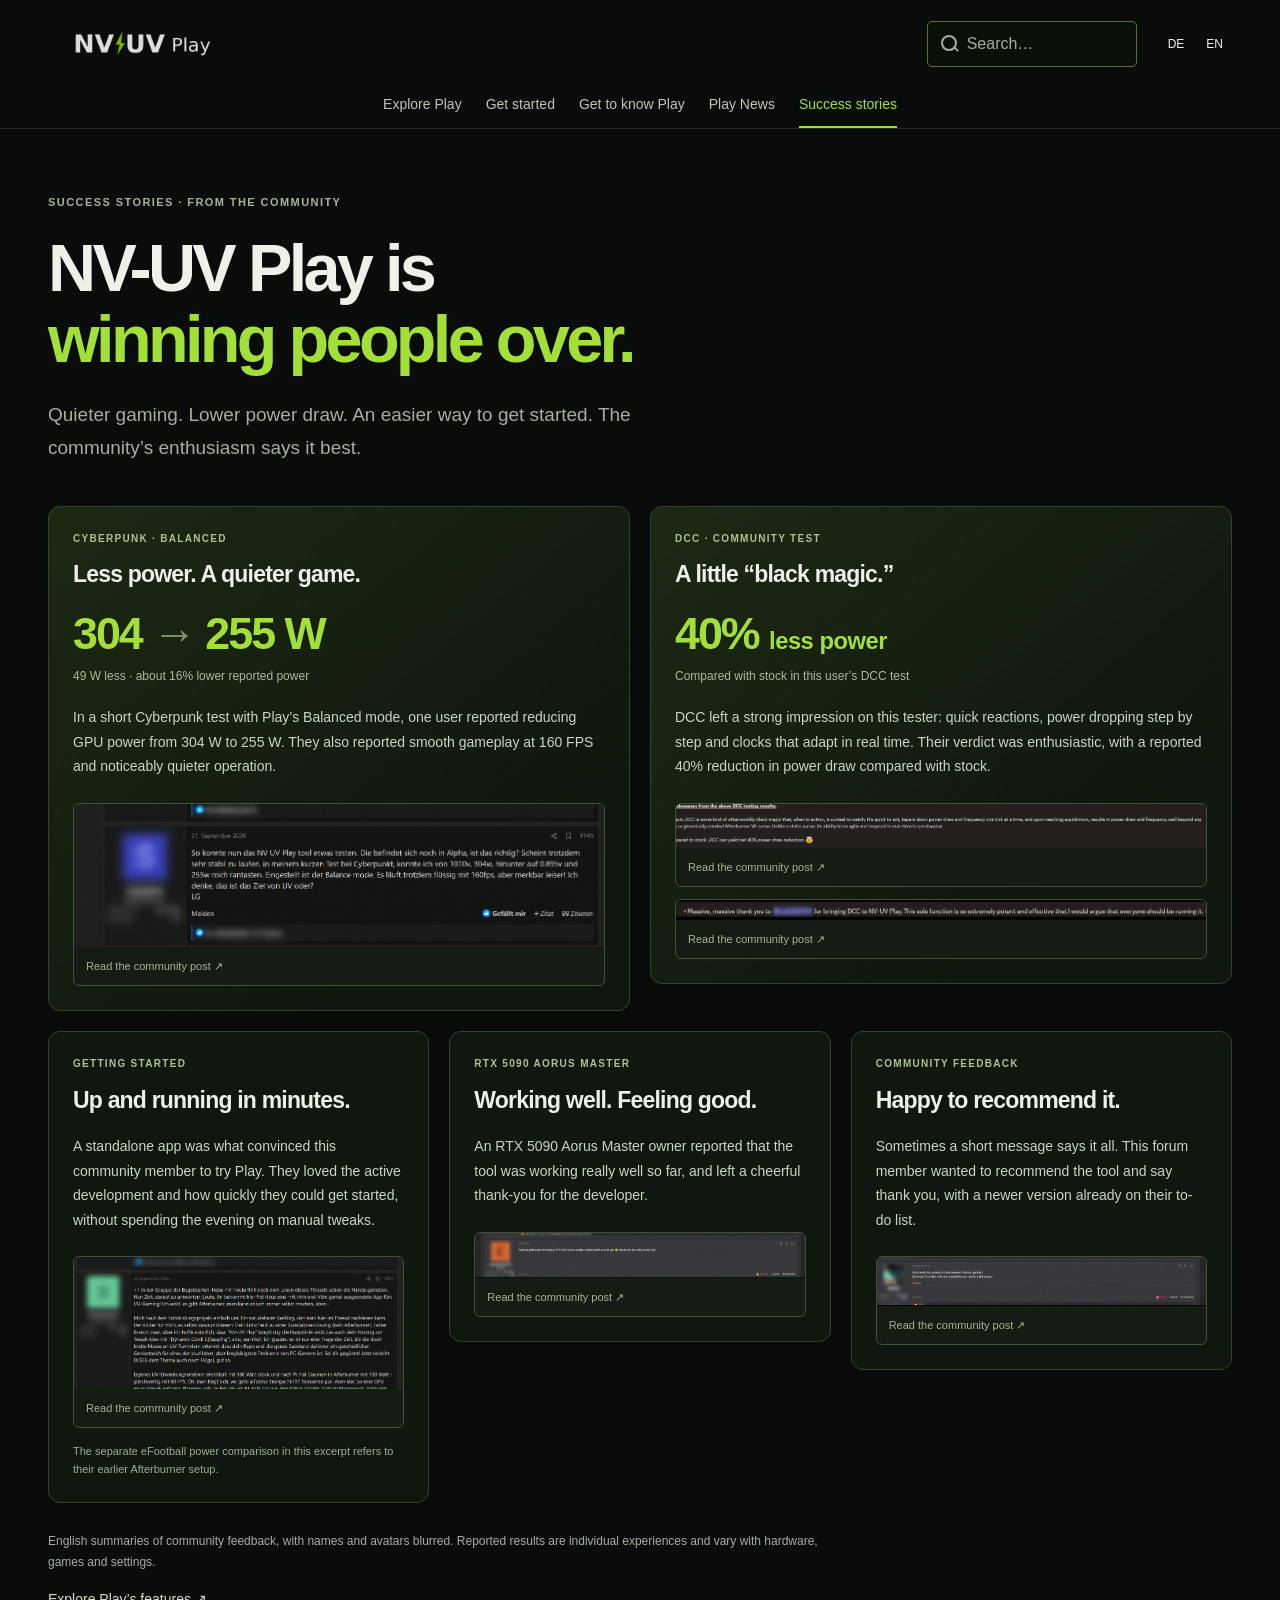
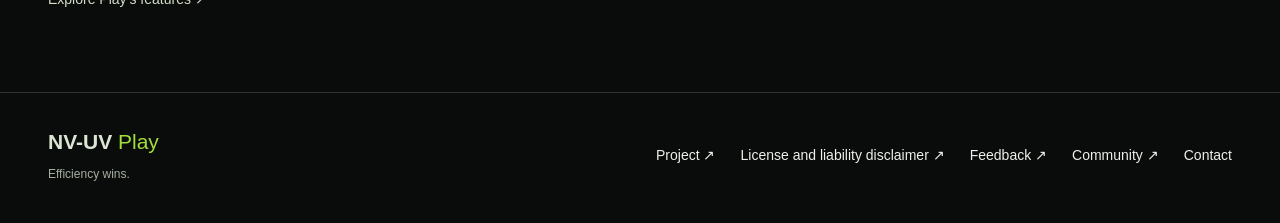
<file: success-stories.html>
<!doctype html>
<html lang="en">
<head>
  <meta charset="utf-8">
  <meta name="viewport" content="width=device-width, initial-scale=1">
  <meta name="description" content="Community experiences with NV-UV Play.">
  <meta name="theme-color" content="#0a0c0b">
  <title>Success stories | NV-UV Play</title>
  <link rel="alternate" hreflang="de" href="erfolgsgeschichten.html">
  <link rel="alternate" hreflang="en" href="success-stories.html">
  <link rel="icon" type="image/png" href="assets/wordmark.png">
  <link rel="stylesheet" href="styles.css?v=20261015-v2.1.2">
  <link rel="stylesheet" href="site-search.css?v=20261022-inline">
  <script src="guide.en.js?v=20261015-v2.1.2" defer></script>
  <script src="guide.ui.en.js?v=20261015-v2.1.2" defer></script>
  <script src="guide-app.js?v=20261021-search" defer></script>
  <script src="site-navigation.js?v=20261015-v2.1.2" defer></script>
  <script src="site-search.js?v=20261022-inline" defer></script>
</head>
<body data-page="stories">
<a class="skip-link" href="#top">Skip to content</a>
<header class="site-header wrap">
  <a class="brand" href="en.html" aria-label="NV-UV Play home"><img src="assets/wordmark.png" width="188" height="56" alt="NV-UV Play"></a>
  <nav aria-label="Main navigation"><a href="en.html">Explore Play</a><a href="get-started.html">Get started</a><a href="features.html">Get to know Play</a><a href="news.html">Play News</a><a href="success-stories.html" aria-current="page">Success stories</a></nav>
  <div class="header-actions"><div class="language-switch" aria-label="Language"><a href="erfolgsgeschichten.html" lang="de" hreflang="de" aria-label="Zu Deutsch wechseln" data-language-switch>DE</a><span lang="en">EN</span></div></div>
</header>
<main id="top" lang="en"><section class="stories-section wrap" aria-labelledby="stories-title"><p class="eyebrow">SUCCESS STORIES · FROM THE COMMUNITY</p><h1 id="stories-title">NV-UV Play is<br><span>winning people over.</span></h1><p class="stories-intro">Quieter gaming. Lower power draw. An easier way to get started. The community’s enthusiasm says it best.</p><div class="story-collage"><article class="story-card story-cyberpunk" id="story-cyberpunk"><p class="eyebrow">CYBERPUNK · BALANCED</p><h2>Less power. A quieter game.</h2><p class="story-metric">304 <span>→</span> 255 W</p><p class="story-metric-note">49 W less · about 16% lower reported power</p><p class="story-summary">In a short Cyberpunk test with Play’s Balanced mode, one user reported reducing GPU power from 304 W to 255 W. They also reported smooth gameplay at 160 FPS and noticeably quieter operation.</p><div class="story-evidence"><button type="button" class="story-image-button" data-story-image="assets/community-cyberpunk.png" data-story-alt="Anonymized German forum post describing Cyberpunk at 255 W and 160 FPS." aria-label="View screenshot: Less power. A quieter game."><span class="story-image-crop community-cyberpunk"><img src="assets/community-cyberpunk.png" alt="Anonymized German forum post describing Cyberpunk at 255 W and 160 FPS." loading="lazy"></span><span class="story-image-caption">Read the community post ↗</span></button></div></article><article class="story-card story-dcc" id="story-dcc"><p class="eyebrow">DCC · COMMUNITY TEST</p><h2>A little “black magic.”</h2><p class="story-metric">40% <small>less power</small></p><p class="story-metric-note">Compared with stock in this user’s DCC test</p><p class="story-summary">DCC left a strong impression on this tester: quick reactions, power dropping step by step and clocks that adapt in real time. Their verdict was enthusiastic, with a reported 40% reduction in power draw compared with stock.</p><div class="story-evidence"><button type="button" class="story-image-button" data-story-image="assets/community-dcc-results.png" data-story-alt="English feedback reporting 40 percent lower power draw with DCC." aria-label="View screenshot: A little “black magic.”"><span class="story-image-crop community-dcc-results"><img src="assets/community-dcc-results.png" alt="English feedback reporting 40 percent lower power draw with DCC." loading="lazy"></span><span class="story-image-caption">Read the community post ↗</span></button><button type="button" class="story-image-button" data-story-image="assets/community-dcc-thanks.png" data-story-alt="Anonymized English thank-you for bringing DCC to NV-UV Play." aria-label="View screenshot: A little “black magic.”"><span class="story-image-crop community-dcc-thanks"><img src="assets/community-dcc-thanks.png" alt="Anonymized English thank-you for bringing DCC to NV-UV Play." loading="lazy"></span><span class="story-image-caption">Read the community post ↗</span></button></div></article><article class="story-card story-standalone" id="story-standalone"><p class="eyebrow">GETTING STARTED</p><h2>Up and running in minutes.</h2><p class="story-summary">A standalone app was what convinced this community member to try Play. They loved the active development and how quickly they could get started, without spending the evening on manual tweaks.</p><div class="story-evidence"><button type="button" class="story-image-button" data-story-image="assets/community-standalone.png" data-story-alt="Anonymized German feedback about Play as a standalone undervolting app." aria-label="View screenshot: Up and running in minutes."><span class="story-image-crop community-standalone"><img src="assets/community-standalone.png" alt="Anonymized German feedback about Play as a standalone undervolting app." loading="lazy"></span><span class="story-image-caption">Read the community post ↗</span></button></div><p class="story-context">The separate eFootball power comparison in this excerpt refers to their earlier Afterburner setup.</p></article><article class="story-card story-rtx5090" id="story-rtx5090"><p class="eyebrow">RTX 5090 AORUS MASTER</p><h2>Working well. Feeling good.</h2><p class="story-summary">An RTX 5090 Aorus Master owner reported that the tool was working really well so far, and left a cheerful thank-you for the developer.</p><div class="story-evidence"><button type="button" class="story-image-button" data-story-image="assets/community-rtx5090.png" data-story-alt="Anonymized German feedback from an RTX 5090 Aorus Master user." aria-label="View screenshot: Working well. Feeling good."><span class="story-image-crop community-rtx5090"><img src="assets/community-rtx5090.png" alt="Anonymized German feedback from an RTX 5090 Aorus Master user." loading="lazy"></span><span class="story-image-caption">Read the community post ↗</span></button></div></article><article class="story-card story-recommendation" id="story-recommendation"><p class="eyebrow">COMMUNITY FEEDBACK</p><h2>Happy to recommend it.</h2><p class="story-summary">Sometimes a short message says it all. This forum member wanted to recommend the tool and say thank you, with a newer version already on their to-do list.</p><div class="story-evidence"><button type="button" class="story-image-button" data-story-image="assets/community-recommendation.png" data-story-alt="Anonymized German forum recommendation and thank-you." aria-label="View screenshot: Happy to recommend it."><span class="story-image-crop community-recommendation"><img src="assets/community-recommendation.png" alt="Anonymized German forum recommendation and thank-you." loading="lazy"></span><span class="story-image-caption">Read the community post ↗</span></button></div></article></div><p class="stories-source-note">English summaries of community feedback, with names and avatars blurred. Reported results are individual experiences and vary with hardware, games and settings.</p><a class="text-link" href="features.html">Explore Play’s features ↗</a></section></main>
<footer class="site-footer wrap"><div><strong>NV-UV <span>Play</span></strong><p>Efficiency wins.</p></div><div class="footer-links"><a href="https://github.com/christianp403-spec/NV-UV-Play" target="_blank" rel="noopener noreferrer">Project ↗</a><a href="https://github.com/christianp403-spec/NV-UV-Play/blob/main/LICENSE.txt" target="_blank" rel="noopener noreferrer">License and liability disclaimer ↗</a><a href="https://github.com/christianp403-spec/NV-UV-Play/issues" target="_blank" rel="noopener noreferrer">Feedback ↗</a><a href="https://extreme.pcgameshardware.de/threads/nv-uv-play.674754/" target="_blank" rel="noopener noreferrer">Community ↗</a><button type="button" id="open-contact" aria-haspopup="dialog" aria-controls="contact-dialog">Contact</button></div></footer>
<dialog id="contact-dialog" aria-labelledby="contact-title"><div class="dialog-chrome"><h2 id="contact-title">Contact</h2><button type="button" id="close-contact" aria-label="Close contact window" autofocus>×</button></div><div class="contact-body"><p>NV-UV Play is currently a personal project.</p><p>by Christian Papaioannou</p><p>You can reach me at this email address:<br><a href="mailto:christian.papaioannou@protonmail.com">christian.papaioannou@protonmail.com</a></p><div class="project-support"><h3>Would you like to support the project?</h3><div class="support-links"><a href="https://paypal.me/christianpapaioannou" target="_blank" rel="noopener noreferrer">PayPal ↗</a><a href="https://ko-fi.com/chrispapa" target="_blank" rel="noopener noreferrer">Ko-fi ↗</a></div></div></div></dialog>
<dialog id="feature-dialog" aria-labelledby="dialog-title"><div class="dialog-chrome"><button id="back-dialog" class="quiet" aria-label="Back to the previous feature" hidden>← Back</button><h2 id="dialog-title"></h2><button id="close-dialog" aria-label="Close window" autofocus>×</button></div><div id="dialog-body"></div></dialog>
<div id="control-tooltip" popover="manual" role="dialog" aria-labelledby="tooltip-title" aria-describedby="tooltip-copy"><button id="close-tooltip" aria-label="Close explanation">×</button><p class="eyebrow">QUICK EXPLANATION</p><h3 id="tooltip-title"></h3><p id="tooltip-copy"></p><button class="text-link" id="tooltip-more" hidden>More about this feature ↗</button></div>
<noscript><p class="noscript">Enable JavaScript for clickable original windows and feature categories. Text, language selection and download links work without JavaScript.</p></noscript>
<dialog id="story-image-dialog" aria-labelledby="story-image-title" lang="en"><div class="dialog-chrome"><h2 id="story-image-title">Community excerpt</h2><button type="button" id="close-story-image" aria-label="Close screenshot" autofocus>×</button></div><div class="story-image-view"><img id="story-full-image" alt=""><p>Original forum excerpt with names and avatars hidden. The English text on the page is a summary.</p></div></dialog>
<script src="stories.js?v=20260929-1" defer></script>
</body>
</html>
</file>
<file: styles.css>
@charset "UTF-8";
:root{color-scheme:dark;--bg:#0a0c0b;--panel:#101510;--line:#2b332b;--text:#edf1e9;--muted:#a5afa0;--accent:#a2df39;--font:"Segoe UI Variable","Segoe UI",Arial,sans-serif}
*{box-sizing:border-box}html{scroll-behavior:smooth;scroll-padding-top:30px}body{margin:0;background:var(--bg);color:var(--text);font-family:var(--font);font-size:16px;line-height:1.65}body.modal-open{overflow:hidden}button,input,select{font:inherit}button,a{-webkit-tap-highlight-color:transparent}button{cursor:pointer;color:inherit}a{color:inherit;text-decoration:none}button:disabled{cursor:default;opacity:.5}:focus-visible{outline:2px solid var(--accent);outline-offset:4px}[hidden]{display:none!important}p,h1,h2,h3{margin-top:0}h1,h2,h3{line-height:1.15}p{color:var(--muted)}strong{font-weight:550;color:#dce5d4}.wrap{max-width:1480px;margin:auto;padding-left:48px;padding-right:48px}.site-header{height:100px;display:flex;align-items:center;justify-content:space-between;border-bottom:1px solid #232923;gap:24px}.brand img{object-fit:contain;display:block}.site-header nav{display:flex;gap:32px;font-size:14px;color:#bdc5b7}.site-header nav a:hover,.footer-links a:hover{color:var(--accent)}.button{display:inline-flex;align-items:center;justify-content:center;gap:24px;border:1px solid #424c3e;background:transparent;padding:13px 20px;border-radius:5px;font-size:14px;font-weight:600;line-height:1.4;transition:background .18s}.button:hover{background:#26321e}.primary{background:var(--accent);border-color:var(--accent);color:#132006}.primary:hover{background:#b5ee55}.small{padding:10px 17px}.text-link{border:0;background:transparent;padding:0;font-size:14px;color:#d2dec6;text-align:left;line-height:1.6}.text-link:hover{color:var(--accent)}.text-link span{margin-left:10px}.eyebrow{font-size:11px;font-weight:600;letter-spacing:.13em;color:#a7b39e;margin-bottom:18px}.line{width:21px;height:2px;background:var(--accent);display:inline-block}.hero{display:grid;grid-template-columns:minmax(300px,.77fr) minmax(0,1.23fr);gap:48px;padding-top:64px;padding-bottom:72px;align-items:center}.hero-copy>.eyebrow{display:flex;align-items:center;gap:12px}h1{font-size:clamp(3.2rem,5.2vw,5rem);letter-spacing:-.05em;font-weight:650;margin-bottom:23px;line-height:1.04}h1 span{color:var(--accent)}.hero-promise{font-size:22px;line-height:1.35;letter-spacing:-.015em;color:#d5decf;margin-bottom:20px}.intro{max-width:430px;font-size:16px;line-height:1.75;margin-bottom:27px}.hero-actions{display:flex;align-items:flex-start;flex-direction:column;gap:18px}.hero-note{font-size:13px;max-width:350px;margin:28px 0 0;color:#98a58d}.hero-meta{display:flex;flex-wrap:wrap;gap:6px 15px;margin-top:26px;color:#839677;font-size:11px}.hero-meta span+span:before{content:"/";margin-right:15px;color:#4e5c45}.playground{min-width:0;scroll-margin-top:25px}.stage-caption{display:flex;justify-content:space-between;align-items:center;font-size:11px;letter-spacing:.1em;gap:15px;padding-bottom:16px}.live-dot{display:inline-block;width:6px;height:6px;border-radius:50%;background:var(--accent);margin-right:8px}.quiet{padding:5px 0;border:0;background:transparent;color:var(--muted);font-size:12px}.quiet:hover,.quiet[aria-pressed=true]{color:var(--accent)}.stage-body{display:grid;grid-template-columns:minmax(230px,355px) minmax(145px,1fr);gap:24px;align-items:center;padding:25px;background-image:linear-gradient(#82936c0b 1px,transparent 1px),linear-gradient(90deg,#82936c0b 1px,transparent 1px);background-size:28px 28px;border:1px solid #293322;border-radius:8px}.original-main{margin:0;min-width:0;max-width:355px}.original-main figcaption{font-size:11px;color:#839577;margin:10px 0 0}.hotspot-image{position:relative;line-height:0;isolation:isolate}.hotspot-image>img{display:block;width:100%;height:auto}.image-hotspot{position:absolute;background:transparent;border:2px solid transparent;border-radius:5px;padding:0;line-height:1;z-index:1}.image-hotspot:hover,.image-hotspot:focus-visible,.image-hotspot[aria-expanded=true]{background:#a2df3915;border-color:var(--accent);outline:0;box-shadow:0 0 0 2px #0007}.show-hotspots .image-hotspot{border-color:#a2df3988;background:#a2df3907}.image-hotspot.feature-highlight{border:1px dashed #a2df3999}.coach h2{font-size:24px;letter-spacing:-.025em;font-weight:550;line-height:1.22;margin-bottom:18px}.coach p:not(.eyebrow){font-size:13px;line-height:1.7}.coach .eyebrow{font-size:9px;margin-bottom:18px}.coach-tip{border-left:2px solid #637a44;padding-left:12px;font-size:12px;color:#a4b298;margin:24px 0}.coach .text-link{font-size:12px}.stage-foot{display:flex;justify-content:space-between;flex-wrap:wrap;gap:6px 15px;padding-top:13px;color:#869879;font-size:10px}.why-section{display:grid;grid-template-columns:1fr 1.3fr;gap:80px;border-top:1px solid var(--line);padding-top:62px;padding-bottom:62px}.why-section h2{font-size:38px;letter-spacing:-.035em;font-weight:550}.why-section p{font-size:15px}.why-section .why-note{font-size:12px;margin-bottom:0;color:#8b9a80}.care-copy{padding:22px 0 4px;border-top:1px solid var(--line);margin-top:25px}.care-copy strong{font-size:18px}.scenarios{border-top:1px solid var(--line);padding-top:55px;padding-bottom:55px}.section-heading{display:flex;justify-content:space-between;align-items:flex-end;gap:30px;margin-bottom:30px}.section-heading h2{font-size:32px;letter-spacing:-.035em;font-weight:550;margin:0}.section-heading>p{font-size:14px;margin:0;max-width:330px}.section-heading .eyebrow{margin-bottom:14px}.scenario-grid{display:grid;grid-template-columns:1fr 1fr;border:1px solid var(--line)}.scenario-card{padding:34px 36px;display:flex;flex-direction:column;background:linear-gradient(130deg,#17200f5c,transparent 80%)}.scenario-card+.scenario-card{border-left:1px solid var(--line)}.feature-label{font:11px ui-monospace,Consolas,monospace;letter-spacing:.1em;color:var(--accent);margin-bottom:23px}.scenario-card h3{font-size:26px;line-height:1.25;font-weight:550;letter-spacing:-.025em;margin-bottom:21px}.scenario-card p{font-size:14px;line-height:1.8;max-width:560px}.scenario-card .text-link{margin-top:auto;padding-top:12px}.section-note{font-size:12px;margin:17px 0 0;max-width:850px;color:#87967c}.guide-section{border-top:1px solid var(--line);padding-top:55px;padding-bottom:70px}.category-tabs{display:flex;flex-wrap:wrap;gap:8px;border-bottom:1px solid var(--line);padding-bottom:15px}.category-tabs button{border:1px solid #34432a;border-radius:5px;padding:10px 18px;background:transparent;color:#aab79e;font-size:14px;min-height:44px}.category-tabs button[aria-selected=true]{background:#27371b;color:#dcf7bf;border-color:#657d48}.category-tabs button:hover{background:#1c2715}.category-description{font-size:14px;margin:22px 0 20px}.feature-grid{display:grid;grid-template-columns:repeat(3,minmax(0,1fr));border-top:1px solid var(--line);border-left:1px solid var(--line)}.feature-grid.four{grid-template-columns:repeat(4,minmax(0,1fr))}.feature-card{display:flex;flex-direction:column;background:transparent;border:0;border-right:1px solid var(--line);border-bottom:1px solid var(--line);text-align:left;padding:25px;min-height:200px}.feature-card:hover{background:#172011}.card-icon{font-size:24px;color:var(--accent);line-height:1;margin-bottom:23px}.feature-card h3{font-size:18px;font-weight:550;margin:0 0 13px;display:flex;justify-content:space-between;gap:12px}.feature-card h3 span{color:#80956e;font-size:16px}.feature-card p{font-size:14px;line-height:1.65;margin:0}.start-section{border-top:1px solid var(--line);padding-top:55px;padding-bottom:60px}.install-steps{display:grid;grid-template-columns:repeat(3,1fr);gap:35px;margin:42px 0}.install-steps article{padding-left:45px;position:relative}.install-steps article>span{position:absolute;left:0;top:0;font:14px ui-monospace,Consolas,monospace;color:var(--accent)}.install-steps h3{font-size:18px;font-weight:550}.install-steps p{font-size:14px;margin-bottom:0}code{font-size:.9em;color:#c9d7bc}.requirements{border:1px solid var(--line);border-radius:6px;padding:26px 30px;background:#11160f}.requirements h3{font-size:18px}.requirements p{font-size:14px;max-width:1050px}.requirements details{border-top:1px solid var(--line);padding-top:14px;margin-top:14px}.requirements summary{font-size:14px;cursor:pointer}.requirements details p{margin:14px 0 0}.site-footer{display:flex;justify-content:space-between;align-items:center;gap:30px;padding-top:32px;padding-bottom:38px;border-top:1px solid var(--line)}.site-footer strong{font-size:21px}.site-footer strong span{color:var(--accent);font-weight:400}.site-footer p{font-size:12px;margin:5px 0 0}.footer-links{display:flex;gap:25px;font-size:14px}.footer-note{text-align:right}.skip-link{position:fixed;top:-80px;left:20px;background:var(--accent);color:#000;padding:10px 20px;z-index:100}.skip-link:focus{top:10px}.noscript{padding:25px;text-align:center;color:#d3d6a7}
/* The guide adds click targets to original images; it never redraws Play. */
dialog{width:min(1240px,calc(100% - 40px));max-height:calc(100dvh - 40px);padding:0;background:#0d110d;color:var(--text);border:1px solid #45543a;border-radius:8px;box-shadow:0 30px 120px #000b;overscroll-behavior:contain}dialog::backdrop{background:#020502cf;backdrop-filter:blur(6px)}.dialog-chrome{display:flex;align-items:center;gap:18px;padding:12px 24px;border-bottom:1px solid var(--line);background:#151b12;position:sticky;top:0;z-index:5}.dialog-chrome h2{font-size:16px;font-weight:550;line-height:1.4;margin:0;flex:1}.dialog-chrome>button:last-child{font-size:27px;background:transparent;border:0;width:34px;height:34px;padding:0;color:#b8c4af;line-height:1}.dialog-chrome>button:last-child:hover{color:white;background:#3a452f}.dialog-chrome .quiet{flex-shrink:0}#dialog-body{padding:28px}.feature-intro{margin-bottom:25px}.feature-intro .eyebrow{margin-bottom:8px}.feature-intro>p:last-child{margin:0;font-size:15px;max-width:900px}.feature-layout{display:grid;grid-template-columns:minmax(0,1fr) 305px;gap:32px;align-items:start}.original-screen{margin:0 auto;max-width:850px;width:100%;min-width:0}.original-screen.portrait{max-width:430px}.original-screen.main{max-width:355px}.original-screen figcaption{font-size:11px;line-height:1.5;color:#8b9c80;margin-top:12px}.image-instruction{font-size:12px;margin:0 0 12px;color:#adbf9f;display:flex;justify-content:space-between;gap:12px}.image-instruction button{font-size:12px}.feature-summary{position:sticky;top:85px}.feature-summary h3{font-size:15px;font-weight:550;color:#d5e7c6;margin:0 0 10px}.feature-summary p{font-size:14px;line-height:1.75;margin:0 0 24px}.feature-summary .notice{font-size:12px;padding:16px;border:1px solid #35442b;border-radius:5px;background:#172010;line-height:1.7}.related-features{display:flex;flex-wrap:wrap;gap:8px;margin-top:20px}.related-features button{padding:7px 10px;font-size:12px;border:1px solid #35482b;background:#182112;border-radius:4px}.related-features button:hover{border-color:#7c9c57}.function-reference{border-top:1px solid var(--line);padding-top:25px;margin-top:30px}.function-reference h3{font-size:21px;font-weight:550;letter-spacing:-.02em}.control-explanations{display:grid;grid-template-columns:1fr 1fr;gap:0 28px;align-items:start}.control-explanations details{border-bottom:1px solid var(--line);padding:14px 0}.control-explanations summary{font-size:14px;cursor:pointer;color:#d3ddca}.control-explanations details p{font-size:14px;line-height:1.7;margin:12px 0 0}.scenario-inline{border-left:2px solid #7ea73f;padding:0 0 0 17px;margin:20px 0 25px;max-width:940px}.scenario-inline h3{font-size:19px;font-weight:550;margin:0 0 12px}.scenario-inline p{font-size:14px;margin:0}.screen-note{padding:14px 17px;border:1px solid var(--line);font-size:12px;line-height:1.6;margin-top:16px;background:#12190f}.screen-note strong{display:block;margin-bottom:4px}
/* Click-open explanations stay in the top layer, including inside the window dialog. */
#control-tooltip{position:fixed;inset:auto;margin:0;width:min(360px,calc(100vw - 24px));max-height:calc(100dvh - 24px);overflow:auto;background:#1a2314;color:var(--text);border:1px solid #79964f;border-radius:7px;padding:22px;box-shadow:0 16px 65px #000b;font:14px/1.65 var(--font)}#control-tooltip::backdrop{background:transparent;pointer-events:none}#control-tooltip .eyebrow{font-size:9px;color:#b4d091;margin:0 30px 9px 0}#tooltip-title{font-size:19px;line-height:1.25;font-weight:550;margin:0 20px 12px 0}#tooltip-copy{font-size:14px;color:#c3d0b8;margin:0}#close-tooltip{position:absolute;right:8px;top:7px;background:transparent;border:0;color:#b9c8ac;font-size:24px;width:32px;height:32px;line-height:1}#close-tooltip:hover{background:#334324;color:white}#tooltip-more{margin-top:18px;color:#ccecac}#control-tooltip:popover-open{display:block}
@media(min-width:1600px){.hero{padding-top:85px;padding-bottom:85px}}
@media(max-width:1200px){.wrap{padding-left:32px;padding-right:32px}.hero{gap:32px;grid-template-columns:minmax(280px,.85fr) minmax(0,1.15fr)}.stage-body{grid-template-columns:minmax(215px,1fr);padding:22px;gap:23px}.original-main{max-width:305px;margin:auto}.coach{border-top:1px solid var(--line);padding-top:20px;display:grid;grid-template-columns:1fr 1fr;gap:0 20px}.coach .eyebrow{grid-column:1/-1;margin-bottom:9px}.coach h2{font-size:22px}.coach p:not(.eyebrow){margin-bottom:0}.coach-tip{display:none}.coach .text-link{grid-column:2;margin-top:12px}.why-section{gap:45px}.feature-grid.four{grid-template-columns:repeat(2,minmax(0,1fr))}.feature-layout{grid-template-columns:minmax(0,1fr) 280px;gap:24px}.stage-foot{font-size:9px}.scenario-card{padding:29px}}
@media(max-width:900px){.hero{grid-template-columns:1fr;gap:40px;padding-top:42px}.hero-copy{max-width:670px}.intro{max-width:590px}.hero h1{font-size:64px}.hero h1 span br{display:none}.hero-promise br{display:none}.hero-promise br:after{content:' '}.hero-actions{flex-direction:row;align-items:center;flex-wrap:wrap;gap:24px}.hero-note{max-width:480px}.stage-body{grid-template-columns:minmax(230px,355px) minmax(160px,1fr);padding:25px;gap:30px}.original-main{max-width:355px}.coach{display:block;border:0;padding:0}.coach .eyebrow{margin-bottom:20px}.coach-tip{display:block}.coach h2{font-size:27px}.coach p:not(.eyebrow){font-size:15px}.stage-foot{font-size:11px}.why-section{gap:25px;grid-template-columns:1fr}.why-section h2{font-size:33px}.why-section h2 br{display:none}.scenario-card h3{font-size:23px}.section-heading{align-items:flex-start;flex-direction:column;gap:18px}.section-heading h2{font-size:29px}.feature-layout{grid-template-columns:minmax(0,1fr) 245px;gap:22px}.feature-grid{grid-template-columns:repeat(2,minmax(0,1fr))}.install-steps{gap:25px}.install-steps article{padding-left:34px}.footer-links{gap:16px}.site-footer{flex-wrap:wrap}.footer-note{text-align:left}.category-tabs button{padding:10px 14px}.feature-card{min-height:190px}.scenario-grid{grid-template-columns:1fr}.scenario-card+.scenario-card{border-left:0;border-top:1px solid var(--line)}}
@media(max-width:680px){.wrap{padding-left:22px;padding-right:22px}.site-header{height:80px;gap:12px}.brand img{width:145px;height:auto}.site-header nav{display:none}.small{padding:9px 13px;font-size:12px}.hero{padding-top:36px;padding-bottom:45px}.hero h1{font-size:52px;line-height:1.07}.hero-promise{font-size:22px}.hero-promise br{display:block}.intro{font-size:15px}.hero-actions{gap:20px}.hero-meta{font-size:10px;gap:6px 12px}.hero-meta span+span:before{margin-right:12px}.stage-caption{font-size:10px;letter-spacing:.06em}.quiet{font-size:11px}.stage-body{grid-template-columns:1fr;padding:18px;gap:22px}.original-main{max-width:355px;width:100%}.coach{padding:20px 0 0;border-top:1px solid var(--line)}.coach h2{font-size:24px;margin-bottom:12px}.coach h2 br{display:none}.coach .eyebrow{margin-bottom:12px}.coach p:not(.eyebrow){font-size:14px}.coach-tip{margin:18px 0}.stage-foot{font-size:10px}.why-section,.scenarios,.guide-section,.start-section{padding-top:38px;padding-bottom:38px}.why-section h2{font-size:29px}.scenario-card{padding:25px 23px}.scenario-card h3{font-size:23px}.scenario-card p{font-size:14px}.section-heading h2{font-size:27px}.category-tabs{gap:8px;display:grid;grid-template-columns:1fr 1fr}.category-tabs button{font-size:12px;padding:10px 9px}.category-description{min-height:46px;font-size:13px}.feature-grid,.feature-grid.four{grid-template-columns:1fr}.feature-card{padding:23px;min-height:0}.card-icon{font-size:21px;margin-bottom:18px}.feature-card h3{font-size:18px}.install-steps{grid-template-columns:1fr;gap:25px;margin:30px 0}.install-steps article{padding-left:42px}.requirements{padding:23px}.site-footer{gap:22px}.footer-links{flex-wrap:wrap}dialog{width:calc(100% - 16px);max-height:calc(100dvh - 16px)}.dialog-chrome{padding:10px 14px;gap:12px}.dialog-chrome h2{font-size:14px}.dialog-chrome .quiet{font-size:11px}#dialog-body{padding:20px 16px}.feature-layout{grid-template-columns:1fr;gap:26px}.feature-summary{position:static}.original-screen.portrait{max-width:385px}.original-screen.main{max-width:355px}.feature-summary h3{font-size:16px}.feature-summary p{margin-bottom:21px}.control-explanations{grid-template-columns:1fr}.image-instruction{font-size:11px}.image-instruction button{font-size:11px}.feature-intro>p:last-child{font-size:14px}.scenario-inline h3{font-size:18px}.scenario-inline p{font-size:13px}#control-tooltip{padding:20px}.function-reference{margin-top:25px}.hotspot-image.wide{min-width:610px}.image-scroll{overflow-x:auto;padding:2px 0 9px}.image-scroll:focus-visible{outline-offset:1px}}
@media(prefers-reduced-motion:reduce){html{scroll-behavior:auto}*,*:before,*:after{transition:none!important;animation:none!important}}
.original-screen.dcc{max-width:760px}.hero-promise br::after{content:" "}
@media(max-width:680px){.hotspot-image.dcc{min-width:610px}.image-scroll{max-width:100%}.original-screen.dcc{overflow:hidden}}
.feature-layout>div{min-width:0}.scroll-hint{display:none}
@media(max-width:680px){.feature-layout{grid-template-columns:minmax(0,1fr)}.scroll-hint{display:block;font-size:11px;color:#9eaf90;margin:0 0 8px}.image-scroll{border:1px solid #293322;border-radius:3px}}
/* A familiar forum question introduces the community workflow before DCC and Stabilizer. */
.community-scenario{grid-column:1/-1;display:grid;grid-template-columns:minmax(0,.9fr) minmax(0,1.1fr);gap:50px;border-bottom:1px solid var(--line)}.community-scenario .feature-label{display:block}.community-scenario+.scenario-card{border-left:0}.community-scenario h3{font-size:29px}.forum-questions{list-style:none;margin:20px 0 0;padding:0}.forum-questions li{position:relative;padding:0 0 14px 21px;font-size:14px;line-height:1.65;color:#d1dcc7}.forum-questions li:before{content:'?';position:absolute;left:0;top:0;color:var(--accent);font-family:ui-monospace,Consolas,monospace}.community-answer{padding-top:34px}.community-scenario p{max-width:none}.community-steps{display:grid;grid-template-columns:repeat(3,minmax(0,1fr));list-style:none;margin:23px 0;padding:18px 0;border-top:1px solid var(--line);border-bottom:1px solid var(--line);gap:18px}.community-steps li{font-size:12px;color:#d0dcc5;line-height:1.6}.community-steps span{display:block;color:var(--accent);font:11px ui-monospace,Consolas,monospace;margin-bottom:8px}.community-scenario .community-note{font-size:12px;color:#8fa180;line-height:1.7;margin-bottom:18px}.community-answer .text-link{padding-top:0}
@media(max-width:900px){.community-scenario{grid-template-columns:1fr;gap:12px;border-bottom:0}.community-answer{padding-top:0}.community-scenario h3{font-size:26px}.forum-questions{margin-bottom:3px}}
@media(max-width:680px){.community-scenario h3{font-size:23px}.community-steps{grid-template-columns:1fr;gap:12px;padding:17px 0}.community-steps li{display:flex;gap:12px;align-items:center}.community-steps span{margin:0}}
.scenario-grid>.scenario-card:nth-child(even){border-left:0}.scenario-grid>.scenario-card:nth-child(n+4){border-top:1px solid var(--line)}.scenario-links{display:flex;flex-wrap:wrap;gap:12px 22px;margin-top:auto;padding-top:14px}.scenario-card .scenario-links .text-link{margin:0;padding:0;font-size:13px}
.telemetry-metrics{margin:0 0 22px;border-top:1px solid var(--line)}
.telemetry-metrics>div{padding:11px 0;border-bottom:1px solid var(--line)}
.telemetry-metrics dt{color:#dce5d4;font-size:13px;font-weight:600}
.telemetry-metrics dd{margin:3px 0 0;color:var(--muted);font-size:13px;line-height:1.65}
/* Questions follow the reader from getting started to advanced tuning. */
.scenario-group+.scenario-group{margin-top:38px}
.scenario-group-title{font-size:19px;line-height:1.35;font-weight:550;color:#bdcdae;margin:0 0 17px}
.scenario-group .scenario-grid{grid-template-columns:minmax(0,1fr)}
.scenario-group .scenario-card{display:grid;grid-template-columns:minmax(0,.9fr) minmax(0,1.1fr);gap:50px;border:0}
.scenario-group .scenario-card+.scenario-card{border-left:0;border-top:1px solid var(--line)}
.scenario-question .feature-label{display:block}
.scenario-question h4{font-size:26px;line-height:1.25;letter-spacing:-.025em;font-weight:550;margin:0 0 21px}
.scenario-question .forum-questions{margin-bottom:0}
.scenario-answer{min-width:0}
.scenario-answer p{max-width:none}
.scenario-answer>.text-link{margin-top:0;padding-top:10px}
.scenario-answer .community-note{font-size:12px;color:#8fa180;line-height:1.7}
@media(max-width:900px){.scenario-group .scenario-card{grid-template-columns:minmax(0,1fr);gap:10px}.scenario-question h4{font-size:24px;margin-bottom:10px}}
@media(max-width:680px){.scenario-group+.scenario-group{margin-top:28px}.scenario-group-title{font-size:18px}.scenario-question h4{font-size:23px}}
.header-actions{display:flex;align-items:center;gap:22px}
.language-switch{display:flex;align-items:center;gap:4px;font-size:12px;line-height:1;white-space:nowrap}
.language-switch a,.language-switch span{padding:9px 8px;border:1px solid transparent;border-radius:4px}
.language-switch [aria-current="page"]{color:#d4edbd;background:#233018;border-color:#485c35}
.language-switch a:hover{color:var(--accent)}
@media(max-width:680px){.header-actions{gap:8px}.language-switch{font-size:11px}.language-switch a,.language-switch span{padding:8px 5px}}

/* Separate pages share navigation and retain the original interactive captures. */
.site-footer{flex-wrap:wrap}
.footer-links{align-items:center}
.footer-links button{border:0;background:transparent;padding:0;min-height:44px;font:inherit;color:inherit}
.footer-links button:hover{color:var(--accent)}
body.contact-open{overflow:hidden}
#contact-dialog{width:min(520px,calc(100% - 32px));max-height:calc(100dvh - 32px)}
#contact-dialog .dialog-chrome>button{width:44px;height:44px}
.contact-body{padding:24px}
.contact-body p{font-size:14px;line-height:1.7;margin:0 0 16px}
.contact-body a{overflow-wrap:anywhere;text-decoration:underline;text-underline-offset:3px}
.contact-body a:hover{color:var(--accent)}
.project-support{border-top:1px solid var(--line);padding-top:20px;margin-top:24px}
.project-support h3{font-size:16px;font-weight:550;line-height:1.5;margin:0 0 4px}
.support-links{display:flex;flex-wrap:wrap;gap:6px 22px;font-size:14px}
.support-links a{display:inline-flex;align-items:center;min-height:44px;text-decoration:underline;text-underline-offset:3px}
.support-links a:hover{color:var(--accent)}
.site-header nav a{min-height:44px;display:flex;align-items:center;border-bottom:2px solid transparent}
.site-header nav a[aria-current="page"]{color:var(--accent);border-color:var(--accent)}
.section-nav{display:flex;flex-wrap:wrap;gap:8px 26px;padding-top:26px;font-size:13px}
.section-nav a{min-height:44px;display:flex;align-items:center;color:var(--muted)}
.section-nav a:hover{color:var(--accent)}
body[data-page="features"] .guide-section,body[data-page="start"] .start-section{border-top:0}
.section-heading h1{font-size:clamp(2rem,4vw,3.4rem);font-weight:550;letter-spacing:-.035em;line-height:1.12;margin:0;max-width:800px}
.interaction-hint{font-size:12px;line-height:1.6;color:#a9b89d;margin:0 0 15px;padding:10px 14px;border-left:2px solid var(--accent);background:#15200e}
.interaction-hint>span{color:var(--accent);font-size:17px;margin-right:5px}
.interaction-hint strong{color:#d8edc8}
@media(max-width:680px){
  .site-header{height:auto;display:flex;flex-wrap:wrap;padding-top:15px;padding-bottom:0;gap:10px}
  .site-header .brand img{width:128px}
  .header-actions{margin-left:auto;gap:8px}
  .site-header nav{order:3;display:grid;grid-template-columns:repeat(3,minmax(0,1fr));flex-basis:100%;gap:0;font-size:13px}
  .site-header nav a{justify-content:center;text-align:center;min-height:48px}
  .language-switch a,.language-switch span{display:flex;align-items:center;min-height:44px}
  .header-actions .button{min-height:44px}
  .hero h1{font-size:clamp(2.55rem,11.5vw,3.25rem)}
  .stage-caption{align-items:flex-start;flex-direction:column;gap:4px;padding-bottom:7px}
  .stage-caption .quiet{min-height:44px;font-size:12px}
  .interaction-hint{font-size:13px;margin-bottom:16px}
  .interaction-hint strong{display:inline}
  .stage-body{padding:12px}
  .stage-foot{font-size:11px}
  .section-nav{gap:4px 20px;padding-top:18px}
  .section-heading h1{font-size:32px}
  .category-tabs button{min-height:48px}
  .scenario-links .text-link,.coach .text-link{min-height:44px;display:inline-flex;align-items:center}
  #close-tooltip,.dialog-chrome>button:last-child{width:44px;height:44px}
  #control-tooltip .eyebrow,#tooltip-title{padding-right:16px}
  .requirements summary{min-height:44px;padding-bottom:8px}
  .why-section h2{font-size:30px}
  .community-steps{gap:12px}
}
@media(max-width:360px){
  .wrap{padding-left:16px;padding-right:16px}
  .site-header .brand img{width:105px}
  .header-actions{gap:4px}.header-actions .button{padding:9px;gap:7px}
  .language-switch a,.language-switch span{padding-left:4px;padding-right:4px}
}

/* Full-width introduction with Windows download and the original window below. */
body[data-page="home"] .hero{grid-template-columns:minmax(0,1fr);gap:48px;align-items:start}
.home-playground{padding-bottom:72px}
@media(max-width:680px){.home-playground{padding-bottom:45px}}
body[data-page="home"] .hero-copy{max-width:none}
body[data-page="home"] .hero h1{font-size:clamp(2.6rem,5.3vw,4.75rem);max-width:none;text-wrap:balance}
body[data-page="home"] .hero h1 span{display:inline-block}
body[data-page="home"] .intro{max-width:920px;font-size:18px}
body[data-page="home"] .hero-actions{flex-direction:row;align-items:center;flex-wrap:wrap;gap:18px 28px}
body[data-page="home"] .hero-note{max-width:900px;margin-top:22px}
body[data-page="home"] .hero-meta{margin-top:18px}
body[data-page="home"] .stage-body{grid-template-columns:minmax(0,420px) minmax(0,1fr);gap:clamp(28px,5vw,80px);padding:36px}
body[data-page="home"] .original-main{max-width:420px;width:100%;margin:0}
body[data-page="home"] .coach{display:block;border:0;padding:0;max-width:520px}
body[data-page="home"] .coach h2{font-size:32px}
body[data-page="home"] .coach p:not(.eyebrow){font-size:16px}
body[data-page="home"] .coach-tip{display:block;font-size:14px}
body[data-page="home"] .coach .text-link{font-size:14px}
@media(max-width:800px){
  body[data-page="home"] .stage-body{grid-template-columns:minmax(0,355px) minmax(0,1fr);gap:25px;padding:24px}
  body[data-page="home"] .coach h2{font-size:25px}
  body[data-page="home"] .coach p:not(.eyebrow){font-size:14px}
}
@media(max-width:680px){
  body[data-page="home"] .hero{gap:32px}
  body[data-page="home"] .hero h1{font-size:clamp(2.45rem,10.8vw,3.25rem)}
  body[data-page="home"] .intro{font-size:15px}
  body[data-page="home"] .stage-body{grid-template-columns:minmax(0,1fr);padding:12px;gap:22px}
  body[data-page="home"] .original-main{max-width:355px;margin:auto}
  body[data-page="home"] .coach{padding:20px 6px 8px;border-top:1px solid var(--line)}
}

.hero-description{max-width:920px;font-size:18px;line-height:1.7;color:#c2ceba;margin:0 0 22px}
body[data-page="home"] .hero h1 .hero-product-name{color:var(--text);white-space:nowrap}
.brand-bolt{display:inline-block;width:.43em;height:.85em;vertical-align:-.06em;fill:var(--accent)}
@media(max-width:680px){.hero-description{font-size:15px}}

/* Give the space beside the original window useful, directly selectable topics. */
body[data-page="home"] .stage-body{grid-template-columns:minmax(0,380px) minmax(0,1fr);gap:40px;padding:32px;align-items:center;background:#0d120d;background-image:radial-gradient(ellipse at 100% 0%,#7dac2b0f,transparent 65%);border-color:#34422b}
body[data-page="home"] .original-main{max-width:380px}
body[data-page="home"] .original-main .hotspot-image{box-shadow:0 12px 32px #0005}
body[data-page="home"] .coach{max-width:none;padding:0}
body[data-page="home"] .coach>.eyebrow{font-size:10px;color:#a5c984;margin-bottom:12px}
body[data-page="home"] .coach h2{font-size:clamp(1.65rem,2.5vw,2.25rem);max-width:650px;margin-bottom:14px;line-height:1.15}
body[data-page="home"] .coach p.explore-intro{font-size:14px;line-height:1.7;max-width:670px;margin:0 0 24px}
.explore-grid{display:grid;grid-template-columns:repeat(2,minmax(0,1fr));gap:12px}
.explore-card{display:flex;flex-direction:column;align-items:stretch;text-align:left;min-width:0;min-height:150px;padding:18px 20px;border:1px solid #35432d;border-radius:6px;background:#17200f;transition:background .15s,border-color .15s}
.explore-card:hover{background:#213017;border-color:#7ba34d}
.explore-card:focus-visible{outline:2px solid var(--accent);outline-offset:3px}
.explore-card-top{display:flex;align-items:center;justify-content:space-between;margin-bottom:12px;line-height:1}
.explore-icon{font-size:23px;color:var(--accent)}
.explore-arrow{color:#8ca677;font-size:16px}
.explore-card strong{font-size:17px;line-height:1.3;color:#e8f0e1;font-weight:550;margin-bottom:8px}
.explore-description{font-size:13px;line-height:1.6;color:#aab99f}
body[data-page="home"] .coach .explore-all{display:flex;justify-content:space-between;align-items:center;min-height:48px;padding:15px 0 0;margin-top:16px;border-top:1px solid #34422b;color:#c7e5ae}
@media(max-width:1100px) and (min-width:961px){
  body[data-page="home"] .stage-body{grid-template-columns:minmax(0,330px) minmax(0,1fr);padding:26px;gap:26px}
  .explore-card{padding:15px;min-height:142px}
}
@media(max-width:960px){
  body[data-page="home"] .stage-body{grid-template-columns:minmax(0,1fr);gap:30px}
  body[data-page="home"] .original-main{max-width:355px;margin:auto}
  body[data-page="home"] .coach{border-top:1px solid #34422b;padding-top:26px}
  body[data-page="home"] .coach h2{font-size:30px}
}
@media(max-width:680px){
  body[data-page="home"] .stage-body{padding:16px;gap:24px}
  body[data-page="home"] .coach h2{font-size:27px}
  body[data-page="home"] .coach p.explore-intro{font-size:14px;margin-bottom:20px}
}
@media(max-width:520px){
  .explore-grid{grid-template-columns:minmax(0,1fr);gap:10px}
  .explore-card{display:grid;grid-template-columns:26px minmax(0,1fr) 16px;gap:5px 12px;min-height:92px;padding:16px}
  .explore-card-top{display:contents}
  .explore-icon{grid-column:1;grid-row:1 / span 2;align-self:center}
  .explore-arrow{grid-column:3;grid-row:1 / span 2;align-self:center}
  .explore-card strong{grid-column:2;grid-row:1;margin:0;font-size:16px}
  .explore-description{grid-column:2;grid-row:2;font-size:12px}
}

.curve-examples{display:flex;flex-wrap:wrap;gap:8px;margin-bottom:14px}.curve-examples button{border:1px solid var(--line);border-radius:8px;padding:9px 12px}.curve-examples button[aria-pressed="true"]{color:#8dce13;border-color:#8dce13;background:#172109}

/* Upcoming features and community stories. */
.update-preview{margin:32px 0 40px;padding:28px;border:1px solid #40502f;border-radius:12px;background:#10180d}.update-preview .eyebrow{color:var(--accent);margin-bottom:10px}.update-preview h2{font-size:28px;letter-spacing:-.025em;margin-bottom:12px}.update-preview>p{font-size:14px}.update-grid{display:grid;grid-template-columns:repeat(3,minmax(0,1fr));gap:12px;margin-top:22px}.update-grid button{display:block;text-align:left;background:#0c100a;border:1px solid var(--line);border-radius:8px;padding:18px}.update-grid button:hover{border-color:var(--accent)}.update-grid strong{display:block;font-size:15px;margin-bottom:9px}.update-grid strong span{color:var(--accent)}.update-grid button>span{display:block;font-size:13px;color:var(--muted);line-height:1.6}
.stories-section{padding-top:64px;padding-bottom:80px}.stories-intro{max-width:680px;font-size:19px}.story-draft-note{font-size:13px;border-left:2px solid var(--accent);padding:8px 16px;max-width:720px}.story-collage{display:grid;grid-template-columns:1.15fr 1fr;gap:20px;margin:36px 0 25px}.story-placeholder{margin:0;padding:30px;border:1px dashed #3b4734;border-radius:12px;min-height:180px;background:#101510;display:flex;flex-direction:column;justify-content:center}.story-placeholder:first-child{grid-row:span 2}.story-number{font:20px ui-monospace,Consolas,monospace;color:var(--accent);margin-bottom:28px}.story-placeholder figcaption{font-size:20px;color:#dce5d4}.story-placeholder p{font-size:13px;margin:10px 0 0}
@media(max-width:1000px){.site-header nav{gap:16px}.update-grid{grid-template-columns:repeat(2,minmax(0,1fr))}}
@media(max-width:680px){.update-preview{padding:18px}.update-grid,.story-collage{grid-template-columns:minmax(0,1fr)}.story-placeholder:first-child{grid-row:auto}.stories-section{padding-top:38px}.story-placeholder{min-height:170px}.site-header nav{flex-wrap:wrap;grid-template-columns:repeat(2,minmax(0,1fr));gap:0 12px}}

.stories-section h1{max-width:1000px;font-size:clamp(36px,5.2vw,68px);line-height:1.06;letter-spacing:-.055em;margin:22px 0 25px;text-wrap:balance}
.stories-intro{max-width:690px;line-height:1.7;margin:0}.stories-source-note{max-width:800px;font-size:12px;line-height:1.7;color:var(--muted);margin:28px 0 14px}
.story-collage{grid-template-columns:repeat(6,minmax(0,1fr));align-items:start;gap:20px;margin-top:42px}
.story-card{grid-column:span 2;min-width:0;padding:24px;border:1px solid #34412c;border-radius:12px;background:#10170e;overflow:hidden}
.story-cyberpunk,.story-dcc{grid-column:span 3;background:linear-gradient(140deg,#1c2912,#10170e 75%)}
.story-card .eyebrow{font-size:10px;letter-spacing:.13em;margin:0 0 14px;color:#adc293}.story-card h2{font-size:23px;line-height:1.2;letter-spacing:-.035em;margin:0 0 20px;text-wrap:balance}
.story-metric{font-size:clamp(30px,3.5vw,47px);font-weight:650;letter-spacing:-.045em;color:var(--accent);line-height:1.1;margin:0 0 9px}.story-metric span{font-weight:350;color:#80986c}.story-metric small{font-size:.53em;letter-spacing:-.02em}
.story-metric-note{font-size:12px;line-height:1.5;color:#a9bb97;margin:0 0 20px}.story-summary{font-size:14px;line-height:1.75;color:#cbd6c2;margin:0 0 24px}
.story-evidence{display:grid;gap:12px}.story-image-button{display:block;padding:0;width:100%;min-width:0;overflow:hidden;text-align:left;border:1px solid #425039;border-radius:6px;background:#161b14;cursor:zoom-in;transition:border-color .15s,transform .15s}
.story-image-button:hover{border-color:var(--accent);transform:translateY(-2px)}.story-image-button:focus-visible{outline:2px solid var(--accent);outline-offset:4px}
.story-image-crop{display:block;aspect-ratio:3.7;overflow:hidden;background:#101010}.story-image-crop img{width:100%;height:100%;object-fit:cover;display:block}.community-dcc-results{aspect-ratio:12}.community-dcc-thanks{aspect-ratio:27}.community-recommendation{aspect-ratio:6.8}.community-rtx5090{aspect-ratio:7.3}.community-standalone{aspect-ratio:2.5}.community-standalone img{object-position:top}
.story-image-caption{display:block;padding:10px 12px;font-size:11px;color:#a5b791}.story-context{font-size:11px;line-height:1.6;color:#9fac94;margin:15px 0 0}
body.story-image-open{overflow:hidden}#story-image-dialog{padding:0;width:min(1500px,95vw);max-width:95vw;max-height:94vh;border:1px solid #425039;border-radius:10px;background:#0c110b;color:var(--text)}#story-image-dialog::backdrop{background:#000c}
#story-image-dialog .dialog-chrome{display:flex;align-items:center;justify-content:space-between;gap:16px;padding:12px 18px;border-bottom:1px solid #34412c}#story-image-dialog h2{font-size:16px;margin:0}#close-story-image{width:44px;height:44px;font-size:25px;border:1px solid #425039;border-radius:6px}
.story-image-view{padding:14px;overflow:auto;max-height:calc(94vh - 82px)}.story-image-view img{display:block;width:100%;height:auto}.story-image-view p{font-size:12px;margin:12px 0 0;color:var(--muted)}
@media(max-width:960px){.story-collage{grid-template-columns:repeat(2,minmax(0,1fr))}.story-card,.story-cyberpunk,.story-dcc{grid-column:auto}.story-standalone{grid-column:span 2}.story-standalone .story-image-crop{aspect-ratio:4}}
@media(max-width:680px){.story-collage{grid-template-columns:minmax(0,1fr);gap:16px;margin-top:28px}.story-card,.story-standalone{grid-column:auto;padding:20px}.stories-intro{font-size:16px}.story-card h2{font-size:24px}.story-metric{font-size:39px}.story-standalone .story-image-crop{aspect-ratio:2.5}}

/* Keep the combined license link usable at intermediate viewport widths. */
.footer-links{flex-wrap:wrap}

.update-preview>.notice{margin-top:18px}

/* Curve workflow, Play v2.0.15 */
.curve-workflow{display:grid;grid-template-columns:repeat(2,minmax(0,1fr));gap:24px 32px;margin-top:28px}.curve-workflow section{min-width:0}.curve-workflow h3{font-size:18px;line-height:1.4;margin:0 0 12px;color:var(--text)}.curve-workflow p{font-size:14px;line-height:1.75;margin:0 0 12px}.curve-workflow p:last-child{margin-bottom:0}.update-grid button>span strong{display:inline;font-size:inherit;margin:0}.update-grid button,.curve-workflow{overflow-wrap:break-word}@media(max-width:680px){.curve-workflow{grid-template-columns:minmax(0,1fr);gap:24px}}

/* Keep the expanded navigation readable on tablets. */
@media(min-width:681px) and (max-width:1100px){.site-header{height:auto;min-height:100px;flex-wrap:wrap;padding-top:16px;padding-bottom:0}.site-header nav{order:3;flex-basis:100%;justify-content:center;flex-wrap:wrap;gap:8px 24px}.header-actions{margin-left:auto}}

/* Current release examples use complete product captures. */
.release-examples{display:grid;grid-template-columns:repeat(2,minmax(0,1fr));gap:28px 32px;margin-top:30px}
.release-examples section{min-width:0}.release-examples h3{font-size:19px;line-height:1.4;margin:0 0 12px}.release-examples p{font-size:14px;line-height:1.75;margin:0 0 16px}
.release-examples figure{margin:18px 0 24px}.release-examples img{display:block;max-width:100%;height:auto;border-radius:8px;border:1px solid var(--line)}
.release-examples figure>a{display:block;width:fit-content;max-width:100%}.release-examples figcaption{font-size:12px;line-height:1.6;color:var(--muted);margin-top:10px}
#updates-216 .release-examples{margin-bottom:24px}
.release-examples .api-example{max-width:360px}.release-examples .overlay-example{max-width:540px}
@media(max-width:800px){.release-examples{grid-template-columns:minmax(0,1fr);gap:20px}}

/* Older release posts remain available behind their version headings. */
.news-archive{margin-top:24px;border:1px solid var(--line);border-radius:8px;background:var(--panel)}
.news-version-nav{align-items:center;gap:8px;padding-top:18px;padding-bottom:18px}
.news-version-nav>a,.news-version-menu>summary{min-height:44px;display:flex;align-items:center;padding:8px 10px;border:1px solid var(--line);border-radius:6px;line-height:1.3;white-space:nowrap;color:var(--muted)}
.news-version-nav>a:first-child{color:var(--accent);border-color:#526c2d;background:#18210f}
.news-version-menu{position:relative}
.news-version-menu>summary{cursor:pointer;list-style:none;gap:10px}
.news-version-menu>summary::-webkit-details-marker{display:none}
.news-version-menu>summary::after{content:"▾";font-size:10px}
.news-version-menu[open]>summary,.news-version-menu>summary:hover,.news-version-nav>a:hover{color:var(--accent);background:#18210f}
.news-version-menu[open]>summary::after{content:"▴"}
.news-version-list{position:absolute;z-index:20;top:calc(100% + 8px);right:0;min-width:170px;max-width:calc(100vw - 32px);max-height:min(360px,55vh);overflow-y:auto;list-style:none;margin:0;padding:6px;border:1px solid #425235;border-radius:8px;background:#12180f;box-shadow:0 12px 30px #0007}
.news-version-list li{margin:0;padding:0}
.news-version-list a{padding:8px 12px;line-height:1.3;border-radius:4px}
.news-version-list a:hover,.news-version-list a:focus-visible{background:#26351b;color:var(--accent)}
.news-archive>summary{cursor:pointer;padding:18px 24px;font-size:18px;font-weight:600;color:var(--text)}
.news-archive>summary::marker{color:var(--accent)}
.news-archive[open]>summary{border-bottom:1px solid var(--line)}
.news-archive>.update-preview{margin:0;padding:24px;border:0;background:transparent}
@media(max-width:600px){.news-archive>summary,.news-archive>.update-preview{padding:18px}}

/* Version-specific feature descriptions and original product captures. */
:is(#updates-213,#updates-214,#updates-216,#updates-217,#updates-218,#updates-219,#updates-2191,#updates-2110,#updates-2111,#updates-21111,#updates-2112,#updates-21121){background:#101510;overflow-wrap:break-word}
:is(#updates-213,#updates-214,#updates-216,#updates-217,#updates-218,#updates-219,#updates-2191,#updates-2110,#updates-2111,#updates-21111,#updates-2112,#updates-21121) .release-intro{font-size:18px;max-width:820px;line-height:1.7}
.release-availability{padding:12px 16px;border-left:3px solid var(--accent);background:#a2df3908}
.release-availability a{text-decoration:underline;text-underline-offset:3px}
.release-topics{display:flex;flex-wrap:wrap;gap:8px 24px;border-bottom:1px solid var(--line);padding:6px 0 18px;margin:24px 0 30px;font-size:13px}
.release-topics a{display:flex;align-items:center;min-height:44px;color:#d4dfcb}
.release-topics a:hover{color:var(--accent)}
.release-feature-lead{display:grid;grid-template-columns:minmax(0,1fr) 344px;gap:36px;align-items:center}
.release-feature-lead h3,.release-feature-section h3{font-size:22px;line-height:1.35;letter-spacing:-.015em;margin:0 0 16px}
.release-feature-lead p,.release-feature-section p,.release-steps{font-size:15px;line-height:1.8}
.release-steps{padding-left:22px;color:var(--muted)}
.release-steps li{padding-left:4px;margin-bottom:10px}
.release-feature-section{padding-top:30px;margin-top:30px;border-top:1px solid var(--line)}
:is(#updates-213,#updates-214,#updates-215,#updates-216,#updates-217,#updates-218,#updates-219,#updates-2191,#updates-2110,#updates-2111,#updates-21111,#updates-2112,#updates-21121) figure{margin:0}
:is(#updates-213,#updates-214,#updates-215,#updates-216,#updates-217,#updates-218,#updates-219,#updates-2191,#updates-2110,#updates-2111,#updates-21111,#updates-2112,#updates-21121) figure a{display:block;width:fit-content;max-width:100%}
:is(#updates-213,#updates-214,#updates-215,#updates-216,#updates-217,#updates-218,#updates-219,#updates-2191,#updates-2110,#updates-2111,#updates-21111,#updates-2112,#updates-21121) figure img{display:block;width:100%;height:auto;border:1px solid var(--line);border-radius:8px}
:is(#updates-213,#updates-214,#updates-215,#updates-216,#updates-217,#updates-218,#updates-219,#updates-2191,#updates-2110,#updates-2111,#updates-21111,#updates-2112,#updates-21121) figcaption{font-size:12px;line-height:1.65;color:var(--muted);margin-top:10px}
:is(#updates-213,#updates-214,#updates-215,#updates-216,#updates-217,#updates-218,#updates-219,#updates-2191,#updates-2110,#updates-2111,#updates-21111,#updates-2112,#updates-21121) .release-wide-image{max-width:1000px;margin:24px auto}
.release-credit{padding:22px;margin-top:24px;border:1px solid #40502f;border-radius:8px;background:#151d11}
:is(#updates-214,#updates-216,#updates-217,#updates-218,#updates-219,#updates-2191,#updates-2110,#updates-2111,#updates-21111,#updates-2112,#updates-21121)>.release-topics+.release-feature-section{border-top:0;margin-top:0;padding-top:0}
.release-credit p:last-child{display:flex;gap:10px 24px;flex-wrap:wrap;margin-bottom:0}
.home-update-link{margin:18px 0 0;font-size:14px;color:var(--muted)}
.release-dev-image{width:344px;max-width:100%}
#readings-2112 figure{width:min(100%,220px,22vh)}
#fps-2112 figure{width:min(100%,240px)}
.release-status-grid{display:grid;grid-template-columns:repeat(2,minmax(0,1fr));gap:22px 30px;margin:22px 0 0}
.release-status-grid div{border-left:2px solid #435438;padding-left:18px;min-width:0}
.release-status-grid dt{font-size:16px;color:var(--accent);font-weight:600;margin-bottom:7px}
.release-status-grid dd{font-size:14px;line-height:1.8;color:var(--muted);margin:0}
.release-temperature-grid{display:grid;grid-template-columns:minmax(0,1fr) minmax(0,.8fr);gap:32px;align-items:start}
.release-temperature-grid figure{max-width:500px}
@media(max-width:800px){.release-feature-lead,.release-temperature-grid{grid-template-columns:minmax(0,1fr);gap:20px}.release-dev-image{justify-self:center}.release-temperature-grid figure{justify-self:center}.release-status-grid{grid-template-columns:minmax(0,1fr)}}
@media(max-width:480px){:is(#updates-213,#updates-214,#updates-216,#updates-217,#updates-218,#updates-219,#updates-2191,#updates-2110,#updates-2111,#updates-21111,#updates-2112,#updates-21121) .release-intro{font-size:16px}.release-feature-lead h3,.release-feature-section h3{font-size:20px}.release-feature-lead p,.release-feature-section p,.release-steps{font-size:14px}.release-topics{gap:4px 20px}.release-feature-section{padding-top:24px;margin-top:24px}.release-credit{padding:16px}}

/* Compare original 2.1.9 captures without enlarging the narrow example. */
#updates-219 .release-width-comparison{display:flex;flex-wrap:wrap;align-items:flex-start;gap:24px 36px;margin:24px 0}
#updates-219 .release-width-comparison figure{max-width:352px;min-width:0}
#updates-219 .release-width-comparison figure img{width:auto;max-width:100%;height:auto}
#updates-219 .release-width-comparison figcaption{max-width:352px}
#updates-219 .release-example-note{font-size:12px;color:var(--muted);line-height:1.65}

/* One-time update migration notice. Keep visible before downloads and news. */
</file>
<file: site-search.css>
/* One persistent search field in the header; results stay beside the page. */
.site-header{position:relative}
.site-search{min-width:0;width:210px}
.site-search-form{position:relative;margin:0}
.site-search-label{position:absolute;width:1px;height:1px;padding:0;margin:-1px;overflow:hidden;clip-path:inset(50%);white-space:nowrap;border:0}
.site-search-form:before{content:'';position:absolute;left:14px;top:14px;width:12px;height:12px;border:2px solid #a5afa0;border-radius:50%;pointer-events:none}
.site-search-form:after{content:'';position:absolute;left:26px;top:27px;width:6px;height:2px;background:#a5afa0;transform:rotate(45deg);pointer-events:none}
.site-search-form input{display:block;width:100%;min-width:0;height:46px;border:1px solid #586d43;border-radius:5px;background:#0a0f08;color:var(--text);padding:9px 10px 9px 39px;font-size:16px}
.site-search-form input::placeholder{color:#a5afa0;opacity:1}
.site-search-panel{position:absolute;top:calc(100% - 1px);right:48px;z-index:30;width:min(680px,calc(100% - 96px));max-height:min(65dvh,640px);overflow:auto;overscroll-behavior:contain;padding:18px 22px 22px;border:1px solid #425039;border-radius:0 0 8px 8px;background:#101510;box-shadow:0 16px 30px #0006}
.site-search-close{position:absolute;top:5px;right:6px;display:grid;place-items:center;width:44px;height:44px;border:0;border-radius:4px;background:transparent;color:var(--muted);font-size:25px}
.site-search-close:hover{background:#26321e;color:var(--text)}
.site-search-hint,.site-search-status,.site-search-warning{font-size:13px;line-height:1.6;margin:10px 0}
.site-search-hint{margin-top:0;padding-right:36px}
.site-search-status{color:var(--text)}
.site-search-warning{color:#e4c788}
.site-search-warning:empty,.site-search-status:empty{display:none}
.site-search-results{list-style:none;padding:0;margin:14px 0 0}
.site-search-results>li{border-top:1px solid var(--line)}
.site-search-result{display:block;padding:16px 8px;overflow-wrap:anywhere;border-radius:4px}
.site-search-result:hover,.site-search-result:focus-visible{background:#1a2513}
.site-search-category{display:block;font-size:11px;color:var(--accent);margin-bottom:6px}
.site-search-result h3{font-size:17px;line-height:1.4;font-weight:550;margin:0 0 7px}
.site-search-context{display:block;font-size:12px;color:#a7b99b;margin-bottom:7px}
.site-search-result p{font-size:14px;line-height:1.65;margin:0}
.site-search-panel>.button{margin-top:12px}
@media(min-width:681px) and (max-width:1360px){.site-header{height:auto;min-height:100px;flex-wrap:wrap;padding-top:16px;gap:12px}.site-header nav{order:3;flex-basis:100%;justify-content:center;flex-wrap:wrap;gap:8px 24px}.site-header .header-actions{margin-left:auto}}
@media(max-width:680px){.site-header .header-actions{width:100%;margin-left:0;gap:14px}.site-search{flex:1;width:auto}.site-search-panel{right:20px;width:calc(100% - 40px);max-height:min(65dvh,calc(100dvh - 280px));padding:16px 14px}.site-search-result{padding:16px 4px}.site-search-result h3{font-size:16px}}
</file>
